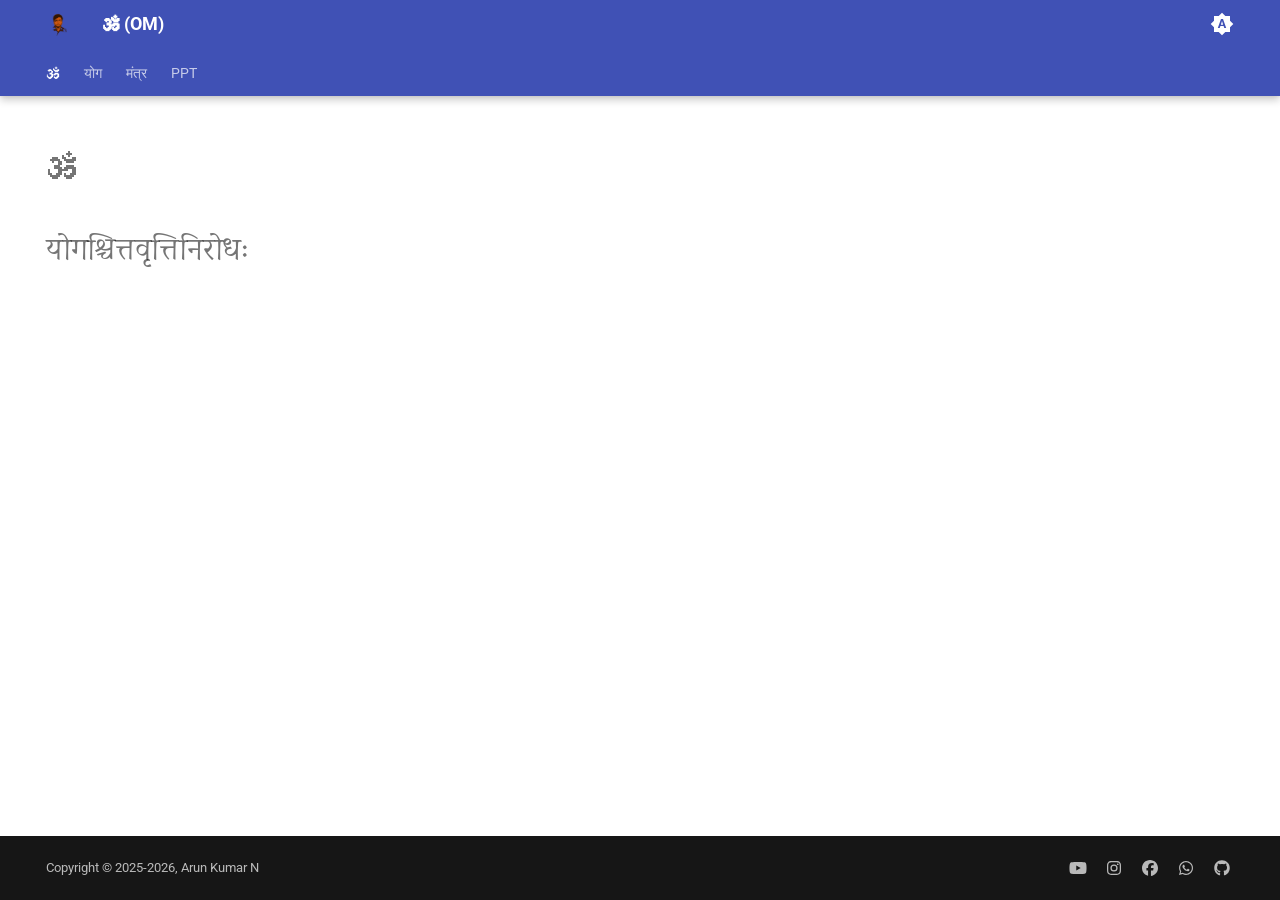
<file: index.html>
<!doctype html>
<html lang="en" class="no-js">
  <head>
    
    <meta charset="utf-8">
    <meta name="viewport" content="width=device-width,initial-scale=1">
    
    
        <meta name="author" content="Arun kumar N">
    
    
        <link rel="canonical" href="https://om.arunkumarn.in/">
    
    
    
        <link rel="next" href="yoga/">
    
    
    <link rel="icon" href="assets/image/favicon.png">

    <meta property="og:type" content="website" />
    
    
    
        <meta property="og:url" content="https://om.arunkumarn.in/">
    
    <meta property="og:site_name" content="🕉 (OM)" />
    


    <meta name="twitter:card" content="summary" />
    
    
    
    <meta name="twitter:site" content="@arunkumarn_eee" />
    
    <meta name="twitter:creator" content="@arunkumarn_eee" />

    
      
        <title>🕉 (OM)</title>
      
    
    
      <link rel="stylesheet" href="assets/stylesheets/main.ec1eaa64.min.css">
      
        
        <link rel="stylesheet" href="assets/stylesheets/palette.ab4e12ef.min.css">
      
      


    
    
      
    
    
      
        
        
        <link rel="preconnect" href="https://fonts.gstatic.com" crossorigin>
        <link rel="stylesheet" href="https://fonts.googleapis.com/css?family=Roboto:300,300i,400,400i,700,700i%7CRoboto+Mono:400,400i,700,700i&display=fallback">
        <style>:root{--md-text-font:"Roboto";--md-code-font:"Roboto Mono"}</style>
      
    
    
      <link rel="stylesheet" href="stylesheets/extra.css">
    
    <script>__md_scope=new URL(".",location),__md_hash=e=>[...e].reduce(((e,_)=>(e<<5)-e+_.charCodeAt(0)),0),__md_get=(e,_=localStorage,t=__md_scope)=>JSON.parse(_.getItem(t.pathname+"."+e)),__md_set=(e,_,t=localStorage,a=__md_scope)=>{try{t.setItem(a.pathname+"."+e,JSON.stringify(_))}catch(e){}}</script>
    
      

    
    
  </head>
  
  
    
    
      
    
    
    
    
    <body dir="ltr" data-md-color-scheme="default" data-md-color-primary="black" data-md-color-accent="amber">
  
    
    <input class="md-toggle" data-md-toggle="drawer" type="checkbox" id="__drawer" autocomplete="off">
    <input class="md-toggle" data-md-toggle="search" type="checkbox" id="__search" autocomplete="off">
    <label class="md-overlay" for="__drawer"></label>
    <div data-md-component="skip">
      
        
        <a href="#_1" class="md-skip">
          Skip to content
        </a>
      
    </div>
    <div data-md-component="announce">
      
    </div>
    
    
      

  

<header class="md-header md-header--shadow md-header--lifted" data-md-component="header">
  <nav class="md-header__inner md-grid" aria-label="Header">
    <a href="." title="🕉 (OM)" class="md-header__button md-logo" aria-label="🕉 (OM)" data-md-component="logo">
      
  <img src="assets/image/favicon.png" alt="logo">

    </a>
    <label class="md-header__button md-icon" for="__drawer">
      
      <svg xmlns="http://www.w3.org/2000/svg" viewBox="0 0 24 24"><path d="M3 6h18v2H3zm0 5h18v2H3zm0 5h18v2H3z"/></svg>
    </label>
    <div class="md-header__title" data-md-component="header-title">
      <div class="md-header__ellipsis">
        <div class="md-header__topic">
          <span class="md-ellipsis">
            🕉 (OM)
          </span>
        </div>
        <div class="md-header__topic" data-md-component="header-topic">
          <span class="md-ellipsis">
            
              🕉
            
          </span>
        </div>
      </div>
    </div>
    
      
        <form class="md-header__option" data-md-component="palette">
  
    
    
    
    <input class="md-option" data-md-color-media="(prefers-color-scheme)" data-md-color-scheme="default" data-md-color-primary="black" data-md-color-accent="amber"  aria-label="Switch to light mode"  type="radio" name="__palette" id="__palette_0">
    
      <label class="md-header__button md-icon" title="Switch to light mode" for="__palette_1" hidden>
        <svg xmlns="http://www.w3.org/2000/svg" viewBox="0 0 24 24"><path d="m14.3 16-.7-2h-3.2l-.7 2H7.8L11 7h2l3.2 9zM20 8.69V4h-4.69L12 .69 8.69 4H4v4.69L.69 12 4 15.31V20h4.69L12 23.31 15.31 20H20v-4.69L23.31 12zm-9.15 3.96h2.3L12 9z"/></svg>
      </label>
    
  
    
    
    
    <input class="md-option" data-md-color-media="(prefers-color-scheme: light)" data-md-color-scheme="default" data-md-color-primary="indigo" data-md-color-accent="deep-orange"  aria-label="Switch to dark mode"  type="radio" name="__palette" id="__palette_1">
    
      <label class="md-header__button md-icon" title="Switch to dark mode" for="__palette_2" hidden>
        <svg xmlns="http://www.w3.org/2000/svg" viewBox="0 0 24 24"><path d="M12 8a4 4 0 0 0-4 4 4 4 0 0 0 4 4 4 4 0 0 0 4-4 4 4 0 0 0-4-4m0 10a6 6 0 0 1-6-6 6 6 0 0 1 6-6 6 6 0 0 1 6 6 6 6 0 0 1-6 6m8-9.31V4h-4.69L12 .69 8.69 4H4v4.69L.69 12 4 15.31V20h4.69L12 23.31 15.31 20H20v-4.69L23.31 12z"/></svg>
      </label>
    
  
    
    
    
    <input class="md-option" data-md-color-media="(prefers-color-scheme: dark)" data-md-color-scheme="slate" data-md-color-primary="black" data-md-color-accent="amber"  aria-label="Switch to system preference"  type="radio" name="__palette" id="__palette_2">
    
      <label class="md-header__button md-icon" title="Switch to system preference" for="__palette_0" hidden>
        <svg xmlns="http://www.w3.org/2000/svg" viewBox="0 0 24 24"><path d="M12 18c-.89 0-1.74-.2-2.5-.55C11.56 16.5 13 14.42 13 12s-1.44-4.5-3.5-5.45C10.26 6.2 11.11 6 12 6a6 6 0 0 1 6 6 6 6 0 0 1-6 6m8-9.31V4h-4.69L12 .69 8.69 4H4v4.69L.69 12 4 15.31V20h4.69L12 23.31 15.31 20H20v-4.69L23.31 12z"/></svg>
      </label>
    
  
</form>
      
    
    
      <script>var palette=__md_get("__palette");if(palette&&palette.color){if("(prefers-color-scheme)"===palette.color.media){var media=matchMedia("(prefers-color-scheme: light)"),input=document.querySelector(media.matches?"[data-md-color-media='(prefers-color-scheme: light)']":"[data-md-color-media='(prefers-color-scheme: dark)']");palette.color.media=input.getAttribute("data-md-color-media"),palette.color.scheme=input.getAttribute("data-md-color-scheme"),palette.color.primary=input.getAttribute("data-md-color-primary"),palette.color.accent=input.getAttribute("data-md-color-accent")}for(var[key,value]of Object.entries(palette.color))document.body.setAttribute("data-md-color-"+key,value)}</script>
    
    
    
    
  </nav>
  
    
      
<nav class="md-tabs" aria-label="Tabs" data-md-component="tabs">
  <div class="md-grid">
    <ul class="md-tabs__list">
      
        
  
  
  
    
  
  
    <li class="md-tabs__item md-tabs__item--active">
      <a href="." class="md-tabs__link">
        
  
  
    
  
  🕉

      </a>
    </li>
  

      
        
  
  
  
  
    
    
      <li class="md-tabs__item">
        <a href="yoga/" class="md-tabs__link">
          
  
  
  योग

        </a>
      </li>
    
  

      
        
  
  
  
  
    
    
      <li class="md-tabs__item">
        <a href="mantra/" class="md-tabs__link">
          
  
  
  मंत्र

        </a>
      </li>
    
  

      
        
  
  
  
  
    <li class="md-tabs__item">
      <a href="presentation/" class="md-tabs__link">
        
  
  
    
  
  PPT

      </a>
    </li>
  

      
    </ul>
  </div>
</nav>
    
  
</header>
    
    <div class="md-container" data-md-component="container">
      
      
        
      
      <main class="md-main" data-md-component="main">
        <div class="md-main__inner md-grid">
          
            
              
                
              
              <div class="md-sidebar md-sidebar--primary" data-md-component="sidebar" data-md-type="navigation" hidden>
                <div class="md-sidebar__scrollwrap">
                  <div class="md-sidebar__inner">
                    


  


<nav class="md-nav md-nav--primary md-nav--lifted" aria-label="Navigation" data-md-level="0">
  <label class="md-nav__title" for="__drawer">
    <a href="." title="🕉 (OM)" class="md-nav__button md-logo" aria-label="🕉 (OM)" data-md-component="logo">
      
  <img src="assets/image/favicon.png" alt="logo">

    </a>
    🕉 (OM)
  </label>
  
  <ul class="md-nav__list" data-md-scrollfix>
    
      
      
  
  
    
  
  
  
    <li class="md-nav__item md-nav__item--active">
      
      <input class="md-nav__toggle md-toggle" type="checkbox" id="__toc">
      
      
        
      
      
      <a href="." class="md-nav__link md-nav__link--active">
        
  
  
  <span class="md-ellipsis">
    
  
    🕉
  

    
  </span>
  
  

      </a>
      
    </li>
  

    
      
      
  
  
  
  
    
    
    
    
      
      
    
    
    <li class="md-nav__item md-nav__item--nested">
      
        
        
        <input class="md-nav__toggle md-toggle " type="checkbox" id="__nav_2" >
        
          
          <label class="md-nav__link" for="__nav_2" id="__nav_2_label" tabindex="0">
            
  
  
  <span class="md-ellipsis">
    
  
    योग
  

    
  </span>
  
  

            <span class="md-nav__icon md-icon"></span>
          </label>
        
        <nav class="md-nav" data-md-level="1" aria-labelledby="__nav_2_label" aria-expanded="false">
          <label class="md-nav__title" for="__nav_2">
            <span class="md-nav__icon md-icon"></span>
            
  
    योग
  

          </label>
          <ul class="md-nav__list" data-md-scrollfix>
            
              
                
  
  
  
  
    <li class="md-nav__item">
      <a href="yoga/" class="md-nav__link">
        
  
  
  <span class="md-ellipsis">
    
  
    yoga
  

    
  </span>
  
  

      </a>
    </li>
  

              
            
              
                
  
  
  
  
    <li class="md-nav__item">
      <a href="yoga/patanjali-yoga-sutra/" class="md-nav__link">
        
  
  
  <span class="md-ellipsis">
    
  
    योगसूत्र
  

    
  </span>
  
  

      </a>
    </li>
  

              
            
              
                
  
  
  
  
    <li class="md-nav__item">
      <a href="yoga/asana/" class="md-nav__link">
        
  
  
  <span class="md-ellipsis">
    
  
    Asana
  

    
  </span>
  
  

      </a>
    </li>
  

              
            
          </ul>
        </nav>
      
    </li>
  

    
      
      
  
  
  
  
    
    
    
    
      
      
    
    
    <li class="md-nav__item md-nav__item--nested">
      
        
        
        <input class="md-nav__toggle md-toggle " type="checkbox" id="__nav_3" >
        
          
          <label class="md-nav__link" for="__nav_3" id="__nav_3_label" tabindex="0">
            
  
  
  <span class="md-ellipsis">
    
  
    मंत्र
  

    
  </span>
  
  

            <span class="md-nav__icon md-icon"></span>
          </label>
        
        <nav class="md-nav" data-md-level="1" aria-labelledby="__nav_3_label" aria-expanded="false">
          <label class="md-nav__title" for="__nav_3">
            <span class="md-nav__icon md-icon"></span>
            
  
    मंत्र
  

          </label>
          <ul class="md-nav__list" data-md-scrollfix>
            
              
                
  
  
  
  
    <li class="md-nav__item">
      <a href="mantra/" class="md-nav__link">
        
  
  
  <span class="md-ellipsis">
    
  
    mantra
  

    
  </span>
  
  

      </a>
    </li>
  

              
            
              
                
  
  
  
  
    <li class="md-nav__item">
      <a href="mantra/surya_namaskara_mantra/" class="md-nav__link">
        
  
  
  <span class="md-ellipsis">
    
  
    Surya Namaskara Mantra
  

    
  </span>
  
  

      </a>
    </li>
  

              
            
              
                
  
  
  
  
    <li class="md-nav__item">
      <a href="mantra/shanti_mantra/" class="md-nav__link">
        
  
  
  <span class="md-ellipsis">
    
  
    Shanti Mantra
  

    
  </span>
  
  

      </a>
    </li>
  

              
            
              
                
  
  
  
  
    <li class="md-nav__item">
      <a href="mantra/pranayama_mantra/" class="md-nav__link">
        
  
  
  <span class="md-ellipsis">
    
  
    Pranayama Mantra
  

    
  </span>
  
  

      </a>
    </li>
  

              
            
              
                
  
  
  
  
    <li class="md-nav__item">
      <a href="mantra/pratah_smaranam/" class="md-nav__link">
        
  
  
  <span class="md-ellipsis">
    
  
    Pratah Smaranam
  

    
  </span>
  
  

      </a>
    </li>
  

              
            
          </ul>
        </nav>
      
    </li>
  

    
      
      
  
  
  
  
    <li class="md-nav__item">
      <a href="presentation/" class="md-nav__link">
        
  
  
  <span class="md-ellipsis">
    
  
    PPT
  

    
  </span>
  
  

      </a>
    </li>
  

    
  </ul>
</nav>
                  </div>
                </div>
              </div>
            
            
              
                
              
              <div class="md-sidebar md-sidebar--secondary" data-md-component="sidebar" data-md-type="toc" hidden>
                <div class="md-sidebar__scrollwrap">
                  <div class="md-sidebar__inner">
                    

<nav class="md-nav md-nav--secondary" aria-label="Table of contents">
  
  
  
    
  
  
</nav>
                  </div>
                </div>
              </div>
            
          
          
            <div class="md-content" data-md-component="content">
              
              <article class="md-content__inner md-typeset">
                
                  
  




<div><h1 id="_1">🕉</h1>
<h1 id="_2">योगश्चित्तवृत्तिनिरोधः</h1></div>







  
  




  



                
              </article>
            </div>
          
          
  <script>var tabs=__md_get("__tabs");if(Array.isArray(tabs))e:for(var set of document.querySelectorAll(".tabbed-set")){var labels=set.querySelector(".tabbed-labels");for(var tab of tabs)for(var label of labels.getElementsByTagName("label"))if(label.innerText.trim()===tab){var input=document.getElementById(label.htmlFor);input.checked=!0;continue e}}</script>

<script>var target=document.getElementById(location.hash.slice(1));target&&target.name&&(target.checked=target.name.startsWith("__tabbed_"))</script>
        </div>
        
          <button type="button" class="md-top md-icon" data-md-component="top" hidden>
  
  <svg xmlns="http://www.w3.org/2000/svg" viewBox="0 0 24 24"><path d="M13 20h-2V8l-5.5 5.5-1.42-1.42L12 4.16l7.92 7.92-1.42 1.42L13 8z"/></svg>
  Back to top
</button>
        
      </main>
      
        <footer class="md-footer">
  
  <div class="md-footer-meta md-typeset">
    <div class="md-footer-meta__inner md-grid">
      <div class="md-copyright">
  
    <div class="md-copyright__highlight">
      Copyright &copy; 2025-2026, Arun Kumar N
    </div>
  
  
</div>
      
        
<div class="md-social">
  
    
    
    
    
    <a href="https://www.youtube.com/@AttoDisk?sub_confirmation=1" target="_blank" rel="noopener" title="Atto Disk on youtube" class="md-social__link">
      <svg xmlns="http://www.w3.org/2000/svg" viewBox="0 0 576 512"><!--! Font Awesome Free 7.1.0 by @fontawesome - https://fontawesome.com License - https://fontawesome.com/license/free (Icons: CC BY 4.0, Fonts: SIL OFL 1.1, Code: MIT License) Copyright 2025 Fonticons, Inc.--><path d="M549.7 124.1c-6.2-23.7-24.8-42.3-48.3-48.6C458.9 64 288.1 64 288.1 64S117.3 64 74.7 75.5c-23.5 6.3-42 24.9-48.3 48.6C15 167 15 256.4 15 256.4s0 89.4 11.4 132.3c6.3 23.6 24.8 41.5 48.3 47.8C117.3 448 288.1 448 288.1 448s170.8 0 213.4-11.5c23.5-6.3 42-24.2 48.3-47.8 11.4-42.9 11.4-132.3 11.4-132.3s0-89.4-11.4-132.3zM232.2 337.6V175.2l142.7 81.2z"/></svg>
    </a>
  
    
    
    
    
    <a href="https://instagram.com/aavishkarah" target="_blank" rel="noopener" title="Aavishkarah on Instagram" class="md-social__link">
      <svg xmlns="http://www.w3.org/2000/svg" viewBox="0 0 448 512"><!--! Font Awesome Free 7.1.0 by @fontawesome - https://fontawesome.com License - https://fontawesome.com/license/free (Icons: CC BY 4.0, Fonts: SIL OFL 1.1, Code: MIT License) Copyright 2025 Fonticons, Inc.--><path d="M224.3 141a115 115 0 1 0-.6 230 115 115 0 1 0 .6-230m-.6 40.4a74.6 74.6 0 1 1 .6 149.2 74.6 74.6 0 1 1-.6-149.2m93.4-45.1a26.8 26.8 0 1 1 53.6 0 26.8 26.8 0 1 1-53.6 0m129.7 27.2c-1.7-35.9-9.9-67.7-36.2-93.9-26.2-26.2-58-34.4-93.9-36.2-37-2.1-147.9-2.1-184.9 0-35.8 1.7-67.6 9.9-93.9 36.1s-34.4 58-36.2 93.9c-2.1 37-2.1 147.9 0 184.9 1.7 35.9 9.9 67.7 36.2 93.9s58 34.4 93.9 36.2c37 2.1 147.9 2.1 184.9 0 35.9-1.7 67.7-9.9 93.9-36.2 26.2-26.2 34.4-58 36.2-93.9 2.1-37 2.1-147.8 0-184.8M399 388c-7.8 19.6-22.9 34.7-42.6 42.6-29.5 11.7-99.5 9-132.1 9s-102.7 2.6-132.1-9c-19.6-7.8-34.7-22.9-42.6-42.6-11.7-29.5-9-99.5-9-132.1s-2.6-102.7 9-132.1c7.8-19.6 22.9-34.7 42.6-42.6 29.5-11.7 99.5-9 132.1-9s102.7-2.6 132.1 9c19.6 7.8 34.7 22.9 42.6 42.6 11.7 29.5 9 99.5 9 132.1s2.7 102.7-9 132.1"/></svg>
    </a>
  
    
    
    
    
    <a href="https://facebook.com/people/Aavishkarah/61573021117727" target="_blank" rel="noopener" title="Aavishkarah on Facebook" class="md-social__link">
      <svg xmlns="http://www.w3.org/2000/svg" viewBox="0 0 512 512"><!--! Font Awesome Free 7.1.0 by @fontawesome - https://fontawesome.com License - https://fontawesome.com/license/free (Icons: CC BY 4.0, Fonts: SIL OFL 1.1, Code: MIT License) Copyright 2025 Fonticons, Inc.--><path d="M512 256C512 114.6 397.4 0 256 0S0 114.6 0 256c0 120 82.7 220.8 194.2 248.5V334.2h-52.8V256h52.8v-33.7c0-87.1 39.4-127.5 125-127.5 16.2 0 44.2 3.2 55.7 6.4V172c-6-.6-16.5-1-29.6-1-42 0-58.2 15.9-58.2 57.2V256h83.6l-14.4 78.2H287v175.9C413.8 494.8 512 386.9 512 256"/></svg>
    </a>
  
    
    
    
    
    <a href="https://whatsapp.com/channel/0029Vb5ddY75a24ASH3a4535" target="_blank" rel="noopener" title="Aavishkarah on WhatsApp" class="md-social__link">
      <svg xmlns="http://www.w3.org/2000/svg" viewBox="0 0 448 512"><!--! Font Awesome Free 7.1.0 by @fontawesome - https://fontawesome.com License - https://fontawesome.com/license/free (Icons: CC BY 4.0, Fonts: SIL OFL 1.1, Code: MIT License) Copyright 2025 Fonticons, Inc.--><path d="M380.9 97.1C339 55.1 283.2 32 223.9 32c-122.4 0-222 99.6-222 222 0 39.1 10.2 77.3 29.6 111L0 480l117.7-30.9c32.4 17.7 68.9 27 106.1 27h.1c122.3 0 224.1-99.6 224.1-222 0-59.3-25.2-115-67.1-157m-157 341.6c-33.2 0-65.7-8.9-94-25.7l-6.7-4-69.8 18.3L72 359.2l-4.4-7c-18.5-29.4-28.2-63.3-28.2-98.2 0-101.7 82.8-184.5 184.6-184.5 49.3 0 95.6 19.2 130.4 54.1s56.2 81.2 56.1 130.5c0 101.8-84.9 184.6-186.6 184.6m101.2-138.2c-5.5-2.8-32.8-16.2-37.9-18-5.1-1.9-8.8-2.8-12.5 2.8s-14.3 18-17.6 21.8c-3.2 3.7-6.5 4.2-12 1.4-32.6-16.3-54-29.1-75.5-66-5.7-9.8 5.7-9.1 16.3-30.3 1.8-3.7.9-6.9-.5-9.7s-12.5-30.1-17.1-41.2c-4.5-10.8-9.1-9.3-12.5-9.5-3.2-.2-6.9-.2-10.6-.2s-9.7 1.4-14.8 6.9c-5.1 5.6-19.4 19-19.4 46.3s19.9 53.7 22.6 57.4c2.8 3.7 39.1 59.7 94.8 83.8 35.2 15.2 49 16.5 66.6 13.9 10.7-1.6 32.8-13.4 37.4-26.4s4.6-24.1 3.2-26.4c-1.3-2.5-5-3.9-10.5-6.6"/></svg>
    </a>
  
    
    
    
    
    <a href="https://github.com/aavishkarah" target="_blank" rel="noopener" title="Aavishkarah on Github" class="md-social__link">
      <svg xmlns="http://www.w3.org/2000/svg" viewBox="0 0 512 512"><!--! Font Awesome Free 7.1.0 by @fontawesome - https://fontawesome.com License - https://fontawesome.com/license/free (Icons: CC BY 4.0, Fonts: SIL OFL 1.1, Code: MIT License) Copyright 2025 Fonticons, Inc.--><path d="M173.9 397.4c0 2-2.3 3.6-5.2 3.6-3.3.3-5.6-1.3-5.6-3.6 0-2 2.3-3.6 5.2-3.6 3-.3 5.6 1.3 5.6 3.6m-31.1-4.5c-.7 2 1.3 4.3 4.3 4.9 2.6 1 5.6 0 6.2-2s-1.3-4.3-4.3-5.2c-2.6-.7-5.5.3-6.2 2.3m44.2-1.7c-2.9.7-4.9 2.6-4.6 4.9.3 2 2.9 3.3 5.9 2.6 2.9-.7 4.9-2.6 4.6-4.6-.3-1.9-3-3.2-5.9-2.9M252.8 8C114.1 8 8 113.3 8 252c0 110.9 69.8 205.8 169.5 239.2 12.8 2.3 17.3-5.6 17.3-12.1 0-6.2-.3-40.4-.3-61.4 0 0-70 15-84.7-29.8 0 0-11.4-29.1-27.8-36.6 0 0-22.9-15.7 1.6-15.4 0 0 24.9 2 38.6 25.8 21.9 38.6 58.6 27.5 72.9 20.9 2.3-16 8.8-27.1 16-33.7-55.9-6.2-112.3-14.3-112.3-110.5 0-27.5 7.6-41.3 23.6-58.9-2.6-6.5-11.1-33.3 2.6-67.9 20.9-6.5 69 27 69 27 20-5.6 41.5-8.5 62.8-8.5s42.8 2.9 62.8 8.5c0 0 48.1-33.6 69-27 13.7 34.7 5.2 61.4 2.6 67.9 16 17.7 25.8 31.5 25.8 58.9 0 96.5-58.9 104.2-114.8 110.5 9.2 7.9 17 22.9 17 46.4 0 33.7-.3 75.4-.3 83.6 0 6.5 4.6 14.4 17.3 12.1C436.2 457.8 504 362.9 504 252 504 113.3 391.5 8 252.8 8M105.2 352.9c-1.3 1-1 3.3.7 5.2 1.6 1.6 3.9 2.3 5.2 1 1.3-1 1-3.3-.7-5.2-1.6-1.6-3.9-2.3-5.2-1m-10.8-8.1c-.7 1.3.3 2.9 2.3 3.9 1.6 1 3.6.7 4.3-.7.7-1.3-.3-2.9-2.3-3.9-2-.6-3.6-.3-4.3.7m32.4 35.6c-1.6 1.3-1 4.3 1.3 6.2 2.3 2.3 5.2 2.6 6.5 1 1.3-1.3.7-4.3-1.3-6.2-2.2-2.3-5.2-2.6-6.5-1m-11.4-14.7c-1.6 1-1.6 3.6 0 5.9s4.3 3.3 5.6 2.3c1.6-1.3 1.6-3.9 0-6.2-1.4-2.3-4-3.3-5.6-2"/></svg>
    </a>
  
</div>
      
    </div>
  </div>
</footer>
      
    </div>
    <div class="md-dialog" data-md-component="dialog">
      <div class="md-dialog__inner md-typeset"></div>
    </div>
    
    
    
      
      
      <script id="__config" type="application/json">{"annotate": null, "base": ".", "features": ["navigation.tabs", "navigation.tabs.sticky", "navigation.top", "content.code.copy", "content.footnote.tooltips", "content.tabs.link"], "search": "assets/javascripts/workers/search.2c215733.min.js", "tags": null, "translations": {"clipboard.copied": "Copied to clipboard", "clipboard.copy": "Copy to clipboard", "search.result.more.one": "1 more on this page", "search.result.more.other": "# more on this page", "search.result.none": "No matching documents", "search.result.one": "1 matching document", "search.result.other": "# matching documents", "search.result.placeholder": "Type to start searching", "search.result.term.missing": "Missing", "select.version": "Select version"}, "version": null}</script>
    
    
      <script src="assets/javascripts/bundle.d7400e89.min.js"></script>
      
    
  </body>
</html>
</file>
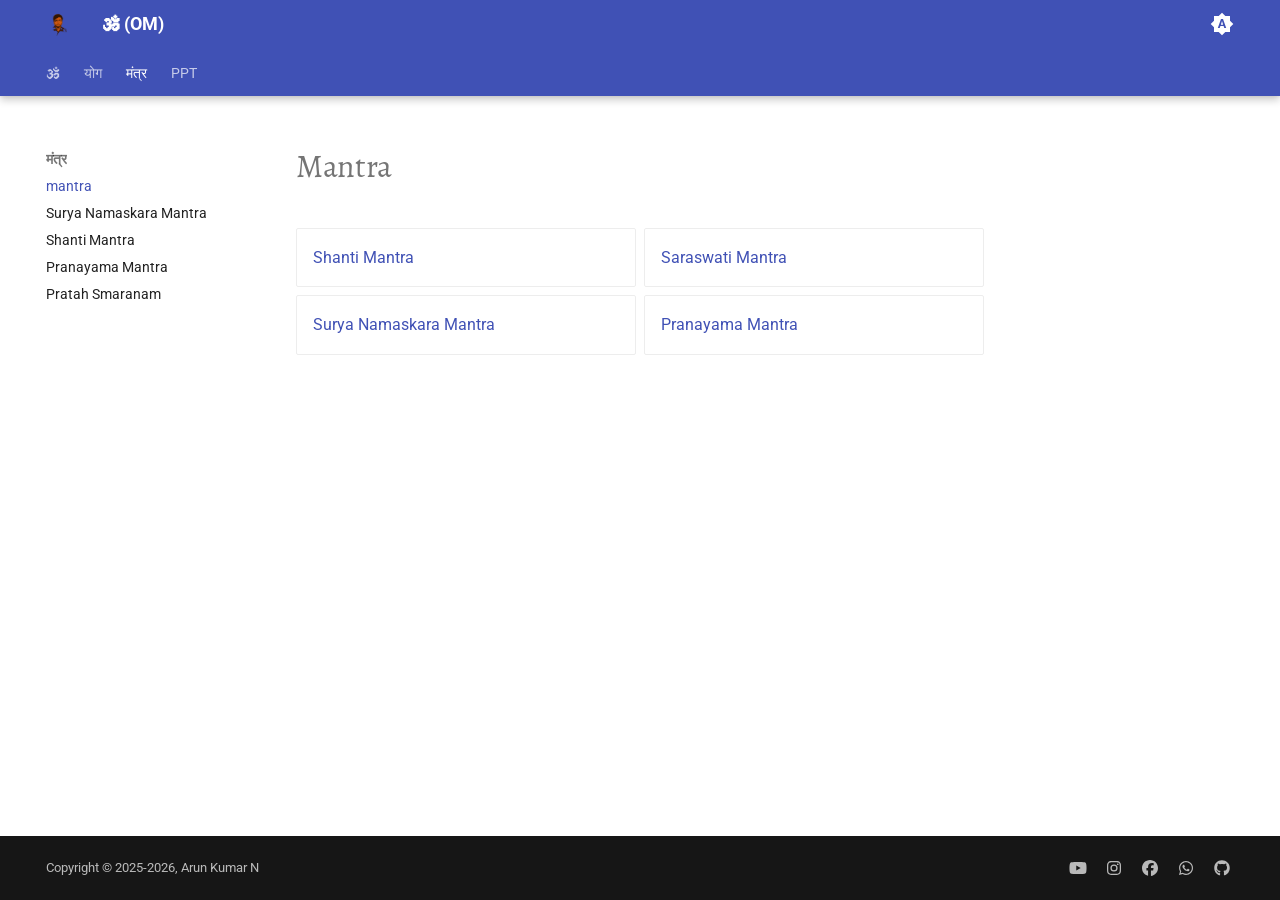
<file: mantra/index.html>
<!doctype html>
<html lang="en" class="no-js">
  <head>
    
    <meta charset="utf-8">
    <meta name="viewport" content="width=device-width,initial-scale=1">
    
    
        <meta name="author" content="Arun kumar N">
    
    
        <link rel="canonical" href="https://om.arunkumarn.in/mantra/">
    
    
        <link rel="prev" href="../yoga/asana/">
    
    
        <link rel="next" href="surya_namaskara_mantra/">
    
    
    <link rel="icon" href="../assets/image/favicon.png">

    <meta property="og:type" content="website" />
    
    
    
        <meta property="og:url" content="https://om.arunkumarn.in/mantra/">
    
    <meta property="og:site_name" content="🕉 (OM)" />
    


    <meta name="twitter:card" content="summary" />
    
    
    
    <meta name="twitter:site" content="@arunkumarn_eee" />
    
    <meta name="twitter:creator" content="@arunkumarn_eee" />

    
      
        <title>mantra - 🕉 (OM)</title>
      
    
    
      <link rel="stylesheet" href="../assets/stylesheets/main.ec1eaa64.min.css">
      
        
        <link rel="stylesheet" href="../assets/stylesheets/palette.ab4e12ef.min.css">
      
      


    
    
      
    
    
      
        
        
        <link rel="preconnect" href="https://fonts.gstatic.com" crossorigin>
        <link rel="stylesheet" href="https://fonts.googleapis.com/css?family=Roboto:300,300i,400,400i,700,700i%7CRoboto+Mono:400,400i,700,700i&display=fallback">
        <style>:root{--md-text-font:"Roboto";--md-code-font:"Roboto Mono"}</style>
      
    
    
      <link rel="stylesheet" href="../stylesheets/extra.css">
    
    <script>__md_scope=new URL("..",location),__md_hash=e=>[...e].reduce(((e,_)=>(e<<5)-e+_.charCodeAt(0)),0),__md_get=(e,_=localStorage,t=__md_scope)=>JSON.parse(_.getItem(t.pathname+"."+e)),__md_set=(e,_,t=localStorage,a=__md_scope)=>{try{t.setItem(a.pathname+"."+e,JSON.stringify(_))}catch(e){}}</script>
    
      

    
    
  </head>
  
  
    
    
      
    
    
    
    
    <body dir="ltr" data-md-color-scheme="default" data-md-color-primary="black" data-md-color-accent="amber">
  
    
    <input class="md-toggle" data-md-toggle="drawer" type="checkbox" id="__drawer" autocomplete="off">
    <input class="md-toggle" data-md-toggle="search" type="checkbox" id="__search" autocomplete="off">
    <label class="md-overlay" for="__drawer"></label>
    <div data-md-component="skip">
      
        
        <a href="#mantra" class="md-skip">
          Skip to content
        </a>
      
    </div>
    <div data-md-component="announce">
      
    </div>
    
    
      

  

<header class="md-header md-header--shadow md-header--lifted" data-md-component="header">
  <nav class="md-header__inner md-grid" aria-label="Header">
    <a href=".." title="🕉 (OM)" class="md-header__button md-logo" aria-label="🕉 (OM)" data-md-component="logo">
      
  <img src="../assets/image/favicon.png" alt="logo">

    </a>
    <label class="md-header__button md-icon" for="__drawer">
      
      <svg xmlns="http://www.w3.org/2000/svg" viewBox="0 0 24 24"><path d="M3 6h18v2H3zm0 5h18v2H3zm0 5h18v2H3z"/></svg>
    </label>
    <div class="md-header__title" data-md-component="header-title">
      <div class="md-header__ellipsis">
        <div class="md-header__topic">
          <span class="md-ellipsis">
            🕉 (OM)
          </span>
        </div>
        <div class="md-header__topic" data-md-component="header-topic">
          <span class="md-ellipsis">
            
              mantra
            
          </span>
        </div>
      </div>
    </div>
    
      
        <form class="md-header__option" data-md-component="palette">
  
    
    
    
    <input class="md-option" data-md-color-media="(prefers-color-scheme)" data-md-color-scheme="default" data-md-color-primary="black" data-md-color-accent="amber"  aria-label="Switch to light mode"  type="radio" name="__palette" id="__palette_0">
    
      <label class="md-header__button md-icon" title="Switch to light mode" for="__palette_1" hidden>
        <svg xmlns="http://www.w3.org/2000/svg" viewBox="0 0 24 24"><path d="m14.3 16-.7-2h-3.2l-.7 2H7.8L11 7h2l3.2 9zM20 8.69V4h-4.69L12 .69 8.69 4H4v4.69L.69 12 4 15.31V20h4.69L12 23.31 15.31 20H20v-4.69L23.31 12zm-9.15 3.96h2.3L12 9z"/></svg>
      </label>
    
  
    
    
    
    <input class="md-option" data-md-color-media="(prefers-color-scheme: light)" data-md-color-scheme="default" data-md-color-primary="indigo" data-md-color-accent="deep-orange"  aria-label="Switch to dark mode"  type="radio" name="__palette" id="__palette_1">
    
      <label class="md-header__button md-icon" title="Switch to dark mode" for="__palette_2" hidden>
        <svg xmlns="http://www.w3.org/2000/svg" viewBox="0 0 24 24"><path d="M12 8a4 4 0 0 0-4 4 4 4 0 0 0 4 4 4 4 0 0 0 4-4 4 4 0 0 0-4-4m0 10a6 6 0 0 1-6-6 6 6 0 0 1 6-6 6 6 0 0 1 6 6 6 6 0 0 1-6 6m8-9.31V4h-4.69L12 .69 8.69 4H4v4.69L.69 12 4 15.31V20h4.69L12 23.31 15.31 20H20v-4.69L23.31 12z"/></svg>
      </label>
    
  
    
    
    
    <input class="md-option" data-md-color-media="(prefers-color-scheme: dark)" data-md-color-scheme="slate" data-md-color-primary="black" data-md-color-accent="amber"  aria-label="Switch to system preference"  type="radio" name="__palette" id="__palette_2">
    
      <label class="md-header__button md-icon" title="Switch to system preference" for="__palette_0" hidden>
        <svg xmlns="http://www.w3.org/2000/svg" viewBox="0 0 24 24"><path d="M12 18c-.89 0-1.74-.2-2.5-.55C11.56 16.5 13 14.42 13 12s-1.44-4.5-3.5-5.45C10.26 6.2 11.11 6 12 6a6 6 0 0 1 6 6 6 6 0 0 1-6 6m8-9.31V4h-4.69L12 .69 8.69 4H4v4.69L.69 12 4 15.31V20h4.69L12 23.31 15.31 20H20v-4.69L23.31 12z"/></svg>
      </label>
    
  
</form>
      
    
    
      <script>var palette=__md_get("__palette");if(palette&&palette.color){if("(prefers-color-scheme)"===palette.color.media){var media=matchMedia("(prefers-color-scheme: light)"),input=document.querySelector(media.matches?"[data-md-color-media='(prefers-color-scheme: light)']":"[data-md-color-media='(prefers-color-scheme: dark)']");palette.color.media=input.getAttribute("data-md-color-media"),palette.color.scheme=input.getAttribute("data-md-color-scheme"),palette.color.primary=input.getAttribute("data-md-color-primary"),palette.color.accent=input.getAttribute("data-md-color-accent")}for(var[key,value]of Object.entries(palette.color))document.body.setAttribute("data-md-color-"+key,value)}</script>
    
    
    
    
  </nav>
  
    
      
<nav class="md-tabs" aria-label="Tabs" data-md-component="tabs">
  <div class="md-grid">
    <ul class="md-tabs__list">
      
        
  
  
  
  
    <li class="md-tabs__item">
      <a href=".." class="md-tabs__link">
        
  
  
    
  
  🕉

      </a>
    </li>
  

      
        
  
  
  
  
    
    
      <li class="md-tabs__item">
        <a href="../yoga/" class="md-tabs__link">
          
  
  
  योग

        </a>
      </li>
    
  

      
        
  
  
  
    
  
  
    
    
      <li class="md-tabs__item md-tabs__item--active">
        <a href="./" class="md-tabs__link">
          
  
  
  मंत्र

        </a>
      </li>
    
  

      
        
  
  
  
  
    <li class="md-tabs__item">
      <a href="../presentation/" class="md-tabs__link">
        
  
  
    
  
  PPT

      </a>
    </li>
  

      
    </ul>
  </div>
</nav>
    
  
</header>
    
    <div class="md-container" data-md-component="container">
      
      
        
      
      <main class="md-main" data-md-component="main">
        <div class="md-main__inner md-grid">
          
            
              
              <div class="md-sidebar md-sidebar--primary" data-md-component="sidebar" data-md-type="navigation" >
                <div class="md-sidebar__scrollwrap">
                  <div class="md-sidebar__inner">
                    


  


<nav class="md-nav md-nav--primary md-nav--lifted" aria-label="Navigation" data-md-level="0">
  <label class="md-nav__title" for="__drawer">
    <a href=".." title="🕉 (OM)" class="md-nav__button md-logo" aria-label="🕉 (OM)" data-md-component="logo">
      
  <img src="../assets/image/favicon.png" alt="logo">

    </a>
    🕉 (OM)
  </label>
  
  <ul class="md-nav__list" data-md-scrollfix>
    
      
      
  
  
  
  
    <li class="md-nav__item">
      <a href=".." class="md-nav__link">
        
  
  
  <span class="md-ellipsis">
    
  
    🕉
  

    
  </span>
  
  

      </a>
    </li>
  

    
      
      
  
  
  
  
    
    
    
    
      
      
    
    
    <li class="md-nav__item md-nav__item--nested">
      
        
        
        <input class="md-nav__toggle md-toggle " type="checkbox" id="__nav_2" >
        
          
          <label class="md-nav__link" for="__nav_2" id="__nav_2_label" tabindex="0">
            
  
  
  <span class="md-ellipsis">
    
  
    योग
  

    
  </span>
  
  

            <span class="md-nav__icon md-icon"></span>
          </label>
        
        <nav class="md-nav" data-md-level="1" aria-labelledby="__nav_2_label" aria-expanded="false">
          <label class="md-nav__title" for="__nav_2">
            <span class="md-nav__icon md-icon"></span>
            
  
    योग
  

          </label>
          <ul class="md-nav__list" data-md-scrollfix>
            
              
                
  
  
  
  
    <li class="md-nav__item">
      <a href="../yoga/" class="md-nav__link">
        
  
  
  <span class="md-ellipsis">
    
  
    yoga
  

    
  </span>
  
  

      </a>
    </li>
  

              
            
              
                
  
  
  
  
    <li class="md-nav__item">
      <a href="../yoga/patanjali-yoga-sutra/" class="md-nav__link">
        
  
  
  <span class="md-ellipsis">
    
  
    योगसूत्र
  

    
  </span>
  
  

      </a>
    </li>
  

              
            
              
                
  
  
  
  
    <li class="md-nav__item">
      <a href="../yoga/asana/" class="md-nav__link">
        
  
  
  <span class="md-ellipsis">
    
  
    Asana
  

    
  </span>
  
  

      </a>
    </li>
  

              
            
          </ul>
        </nav>
      
    </li>
  

    
      
      
  
  
    
  
  
  
    
    
    
    
      
        
        
      
      
    
    
    <li class="md-nav__item md-nav__item--active md-nav__item--section md-nav__item--nested">
      
        
        
        <input class="md-nav__toggle md-toggle " type="checkbox" id="__nav_3" checked>
        
          
          <label class="md-nav__link" for="__nav_3" id="__nav_3_label" tabindex="">
            
  
  
  <span class="md-ellipsis">
    
  
    मंत्र
  

    
  </span>
  
  

            <span class="md-nav__icon md-icon"></span>
          </label>
        
        <nav class="md-nav" data-md-level="1" aria-labelledby="__nav_3_label" aria-expanded="true">
          <label class="md-nav__title" for="__nav_3">
            <span class="md-nav__icon md-icon"></span>
            
  
    मंत्र
  

          </label>
          <ul class="md-nav__list" data-md-scrollfix>
            
              
                
  
  
    
  
  
  
    <li class="md-nav__item md-nav__item--active">
      
      <input class="md-nav__toggle md-toggle" type="checkbox" id="__toc">
      
      
        
      
      
      <a href="./" class="md-nav__link md-nav__link--active">
        
  
  
  <span class="md-ellipsis">
    
  
    mantra
  

    
  </span>
  
  

      </a>
      
    </li>
  

              
            
              
                
  
  
  
  
    <li class="md-nav__item">
      <a href="surya_namaskara_mantra/" class="md-nav__link">
        
  
  
  <span class="md-ellipsis">
    
  
    Surya Namaskara Mantra
  

    
  </span>
  
  

      </a>
    </li>
  

              
            
              
                
  
  
  
  
    <li class="md-nav__item">
      <a href="shanti_mantra/" class="md-nav__link">
        
  
  
  <span class="md-ellipsis">
    
  
    Shanti Mantra
  

    
  </span>
  
  

      </a>
    </li>
  

              
            
              
                
  
  
  
  
    <li class="md-nav__item">
      <a href="pranayama_mantra/" class="md-nav__link">
        
  
  
  <span class="md-ellipsis">
    
  
    Pranayama Mantra
  

    
  </span>
  
  

      </a>
    </li>
  

              
            
              
                
  
  
  
  
    <li class="md-nav__item">
      <a href="pratah_smaranam/" class="md-nav__link">
        
  
  
  <span class="md-ellipsis">
    
  
    Pratah Smaranam
  

    
  </span>
  
  

      </a>
    </li>
  

              
            
          </ul>
        </nav>
      
    </li>
  

    
      
      
  
  
  
  
    <li class="md-nav__item">
      <a href="../presentation/" class="md-nav__link">
        
  
  
  <span class="md-ellipsis">
    
  
    PPT
  

    
  </span>
  
  

      </a>
    </li>
  

    
  </ul>
</nav>
                  </div>
                </div>
              </div>
            
            
              
              <div class="md-sidebar md-sidebar--secondary" data-md-component="sidebar" data-md-type="toc" >
                <div class="md-sidebar__scrollwrap">
                  <div class="md-sidebar__inner">
                    

<nav class="md-nav md-nav--secondary" aria-label="Table of contents">
  
  
  
    
  
  
</nav>
                  </div>
                </div>
              </div>
            
          
          
            <div class="md-content" data-md-component="content">
              
              <article class="md-content__inner md-typeset">
                
                  



<div><h1 id="mantra">Mantra</h1>
<div class="grid cards">
<ul>
<li><a href="shanti_mantra/">Shanti Mantra</a></li>
<li><a href="">Saraswati Mantra</a></li>
<li><a href="surya_namaskara_mantra/">Surya Namaskara Mantra</a></li>
<li><a href="pranayama_mantra/">Pranayama Mantra</a></li>
</ul>
</div></div>












                
              </article>
            </div>
          
          
  <script>var tabs=__md_get("__tabs");if(Array.isArray(tabs))e:for(var set of document.querySelectorAll(".tabbed-set")){var labels=set.querySelector(".tabbed-labels");for(var tab of tabs)for(var label of labels.getElementsByTagName("label"))if(label.innerText.trim()===tab){var input=document.getElementById(label.htmlFor);input.checked=!0;continue e}}</script>

<script>var target=document.getElementById(location.hash.slice(1));target&&target.name&&(target.checked=target.name.startsWith("__tabbed_"))</script>
        </div>
        
          <button type="button" class="md-top md-icon" data-md-component="top" hidden>
  
  <svg xmlns="http://www.w3.org/2000/svg" viewBox="0 0 24 24"><path d="M13 20h-2V8l-5.5 5.5-1.42-1.42L12 4.16l7.92 7.92-1.42 1.42L13 8z"/></svg>
  Back to top
</button>
        
      </main>
      
        <footer class="md-footer">
  
  <div class="md-footer-meta md-typeset">
    <div class="md-footer-meta__inner md-grid">
      <div class="md-copyright">
  
    <div class="md-copyright__highlight">
      Copyright &copy; 2025-2026, Arun Kumar N
    </div>
  
  
</div>
      
        
<div class="md-social">
  
    
    
    
    
    <a href="https://www.youtube.com/@AttoDisk?sub_confirmation=1" target="_blank" rel="noopener" title="Atto Disk on youtube" class="md-social__link">
      <svg xmlns="http://www.w3.org/2000/svg" viewBox="0 0 576 512"><!--! Font Awesome Free 7.1.0 by @fontawesome - https://fontawesome.com License - https://fontawesome.com/license/free (Icons: CC BY 4.0, Fonts: SIL OFL 1.1, Code: MIT License) Copyright 2025 Fonticons, Inc.--><path d="M549.7 124.1c-6.2-23.7-24.8-42.3-48.3-48.6C458.9 64 288.1 64 288.1 64S117.3 64 74.7 75.5c-23.5 6.3-42 24.9-48.3 48.6C15 167 15 256.4 15 256.4s0 89.4 11.4 132.3c6.3 23.6 24.8 41.5 48.3 47.8C117.3 448 288.1 448 288.1 448s170.8 0 213.4-11.5c23.5-6.3 42-24.2 48.3-47.8 11.4-42.9 11.4-132.3 11.4-132.3s0-89.4-11.4-132.3zM232.2 337.6V175.2l142.7 81.2z"/></svg>
    </a>
  
    
    
    
    
    <a href="https://instagram.com/aavishkarah" target="_blank" rel="noopener" title="Aavishkarah on Instagram" class="md-social__link">
      <svg xmlns="http://www.w3.org/2000/svg" viewBox="0 0 448 512"><!--! Font Awesome Free 7.1.0 by @fontawesome - https://fontawesome.com License - https://fontawesome.com/license/free (Icons: CC BY 4.0, Fonts: SIL OFL 1.1, Code: MIT License) Copyright 2025 Fonticons, Inc.--><path d="M224.3 141a115 115 0 1 0-.6 230 115 115 0 1 0 .6-230m-.6 40.4a74.6 74.6 0 1 1 .6 149.2 74.6 74.6 0 1 1-.6-149.2m93.4-45.1a26.8 26.8 0 1 1 53.6 0 26.8 26.8 0 1 1-53.6 0m129.7 27.2c-1.7-35.9-9.9-67.7-36.2-93.9-26.2-26.2-58-34.4-93.9-36.2-37-2.1-147.9-2.1-184.9 0-35.8 1.7-67.6 9.9-93.9 36.1s-34.4 58-36.2 93.9c-2.1 37-2.1 147.9 0 184.9 1.7 35.9 9.9 67.7 36.2 93.9s58 34.4 93.9 36.2c37 2.1 147.9 2.1 184.9 0 35.9-1.7 67.7-9.9 93.9-36.2 26.2-26.2 34.4-58 36.2-93.9 2.1-37 2.1-147.8 0-184.8M399 388c-7.8 19.6-22.9 34.7-42.6 42.6-29.5 11.7-99.5 9-132.1 9s-102.7 2.6-132.1-9c-19.6-7.8-34.7-22.9-42.6-42.6-11.7-29.5-9-99.5-9-132.1s-2.6-102.7 9-132.1c7.8-19.6 22.9-34.7 42.6-42.6 29.5-11.7 99.5-9 132.1-9s102.7-2.6 132.1 9c19.6 7.8 34.7 22.9 42.6 42.6 11.7 29.5 9 99.5 9 132.1s2.7 102.7-9 132.1"/></svg>
    </a>
  
    
    
    
    
    <a href="https://facebook.com/people/Aavishkarah/61573021117727" target="_blank" rel="noopener" title="Aavishkarah on Facebook" class="md-social__link">
      <svg xmlns="http://www.w3.org/2000/svg" viewBox="0 0 512 512"><!--! Font Awesome Free 7.1.0 by @fontawesome - https://fontawesome.com License - https://fontawesome.com/license/free (Icons: CC BY 4.0, Fonts: SIL OFL 1.1, Code: MIT License) Copyright 2025 Fonticons, Inc.--><path d="M512 256C512 114.6 397.4 0 256 0S0 114.6 0 256c0 120 82.7 220.8 194.2 248.5V334.2h-52.8V256h52.8v-33.7c0-87.1 39.4-127.5 125-127.5 16.2 0 44.2 3.2 55.7 6.4V172c-6-.6-16.5-1-29.6-1-42 0-58.2 15.9-58.2 57.2V256h83.6l-14.4 78.2H287v175.9C413.8 494.8 512 386.9 512 256"/></svg>
    </a>
  
    
    
    
    
    <a href="https://whatsapp.com/channel/0029Vb5ddY75a24ASH3a4535" target="_blank" rel="noopener" title="Aavishkarah on WhatsApp" class="md-social__link">
      <svg xmlns="http://www.w3.org/2000/svg" viewBox="0 0 448 512"><!--! Font Awesome Free 7.1.0 by @fontawesome - https://fontawesome.com License - https://fontawesome.com/license/free (Icons: CC BY 4.0, Fonts: SIL OFL 1.1, Code: MIT License) Copyright 2025 Fonticons, Inc.--><path d="M380.9 97.1C339 55.1 283.2 32 223.9 32c-122.4 0-222 99.6-222 222 0 39.1 10.2 77.3 29.6 111L0 480l117.7-30.9c32.4 17.7 68.9 27 106.1 27h.1c122.3 0 224.1-99.6 224.1-222 0-59.3-25.2-115-67.1-157m-157 341.6c-33.2 0-65.7-8.9-94-25.7l-6.7-4-69.8 18.3L72 359.2l-4.4-7c-18.5-29.4-28.2-63.3-28.2-98.2 0-101.7 82.8-184.5 184.6-184.5 49.3 0 95.6 19.2 130.4 54.1s56.2 81.2 56.1 130.5c0 101.8-84.9 184.6-186.6 184.6m101.2-138.2c-5.5-2.8-32.8-16.2-37.9-18-5.1-1.9-8.8-2.8-12.5 2.8s-14.3 18-17.6 21.8c-3.2 3.7-6.5 4.2-12 1.4-32.6-16.3-54-29.1-75.5-66-5.7-9.8 5.7-9.1 16.3-30.3 1.8-3.7.9-6.9-.5-9.7s-12.5-30.1-17.1-41.2c-4.5-10.8-9.1-9.3-12.5-9.5-3.2-.2-6.9-.2-10.6-.2s-9.7 1.4-14.8 6.9c-5.1 5.6-19.4 19-19.4 46.3s19.9 53.7 22.6 57.4c2.8 3.7 39.1 59.7 94.8 83.8 35.2 15.2 49 16.5 66.6 13.9 10.7-1.6 32.8-13.4 37.4-26.4s4.6-24.1 3.2-26.4c-1.3-2.5-5-3.9-10.5-6.6"/></svg>
    </a>
  
    
    
    
    
    <a href="https://github.com/aavishkarah" target="_blank" rel="noopener" title="Aavishkarah on Github" class="md-social__link">
      <svg xmlns="http://www.w3.org/2000/svg" viewBox="0 0 512 512"><!--! Font Awesome Free 7.1.0 by @fontawesome - https://fontawesome.com License - https://fontawesome.com/license/free (Icons: CC BY 4.0, Fonts: SIL OFL 1.1, Code: MIT License) Copyright 2025 Fonticons, Inc.--><path d="M173.9 397.4c0 2-2.3 3.6-5.2 3.6-3.3.3-5.6-1.3-5.6-3.6 0-2 2.3-3.6 5.2-3.6 3-.3 5.6 1.3 5.6 3.6m-31.1-4.5c-.7 2 1.3 4.3 4.3 4.9 2.6 1 5.6 0 6.2-2s-1.3-4.3-4.3-5.2c-2.6-.7-5.5.3-6.2 2.3m44.2-1.7c-2.9.7-4.9 2.6-4.6 4.9.3 2 2.9 3.3 5.9 2.6 2.9-.7 4.9-2.6 4.6-4.6-.3-1.9-3-3.2-5.9-2.9M252.8 8C114.1 8 8 113.3 8 252c0 110.9 69.8 205.8 169.5 239.2 12.8 2.3 17.3-5.6 17.3-12.1 0-6.2-.3-40.4-.3-61.4 0 0-70 15-84.7-29.8 0 0-11.4-29.1-27.8-36.6 0 0-22.9-15.7 1.6-15.4 0 0 24.9 2 38.6 25.8 21.9 38.6 58.6 27.5 72.9 20.9 2.3-16 8.8-27.1 16-33.7-55.9-6.2-112.3-14.3-112.3-110.5 0-27.5 7.6-41.3 23.6-58.9-2.6-6.5-11.1-33.3 2.6-67.9 20.9-6.5 69 27 69 27 20-5.6 41.5-8.5 62.8-8.5s42.8 2.9 62.8 8.5c0 0 48.1-33.6 69-27 13.7 34.7 5.2 61.4 2.6 67.9 16 17.7 25.8 31.5 25.8 58.9 0 96.5-58.9 104.2-114.8 110.5 9.2 7.9 17 22.9 17 46.4 0 33.7-.3 75.4-.3 83.6 0 6.5 4.6 14.4 17.3 12.1C436.2 457.8 504 362.9 504 252 504 113.3 391.5 8 252.8 8M105.2 352.9c-1.3 1-1 3.3.7 5.2 1.6 1.6 3.9 2.3 5.2 1 1.3-1 1-3.3-.7-5.2-1.6-1.6-3.9-2.3-5.2-1m-10.8-8.1c-.7 1.3.3 2.9 2.3 3.9 1.6 1 3.6.7 4.3-.7.7-1.3-.3-2.9-2.3-3.9-2-.6-3.6-.3-4.3.7m32.4 35.6c-1.6 1.3-1 4.3 1.3 6.2 2.3 2.3 5.2 2.6 6.5 1 1.3-1.3.7-4.3-1.3-6.2-2.2-2.3-5.2-2.6-6.5-1m-11.4-14.7c-1.6 1-1.6 3.6 0 5.9s4.3 3.3 5.6 2.3c1.6-1.3 1.6-3.9 0-6.2-1.4-2.3-4-3.3-5.6-2"/></svg>
    </a>
  
</div>
      
    </div>
  </div>
</footer>
      
    </div>
    <div class="md-dialog" data-md-component="dialog">
      <div class="md-dialog__inner md-typeset"></div>
    </div>
    
    
    
      
      
      <script id="__config" type="application/json">{"annotate": null, "base": "..", "features": ["navigation.tabs", "navigation.tabs.sticky", "navigation.top", "content.code.copy", "content.footnote.tooltips", "content.tabs.link"], "search": "../assets/javascripts/workers/search.2c215733.min.js", "tags": null, "translations": {"clipboard.copied": "Copied to clipboard", "clipboard.copy": "Copy to clipboard", "search.result.more.one": "1 more on this page", "search.result.more.other": "# more on this page", "search.result.none": "No matching documents", "search.result.one": "1 matching document", "search.result.other": "# matching documents", "search.result.placeholder": "Type to start searching", "search.result.term.missing": "Missing", "select.version": "Select version"}, "version": null}</script>
    
    
      <script src="../assets/javascripts/bundle.d7400e89.min.js"></script>
      
    
  </body>
</html>
</file>
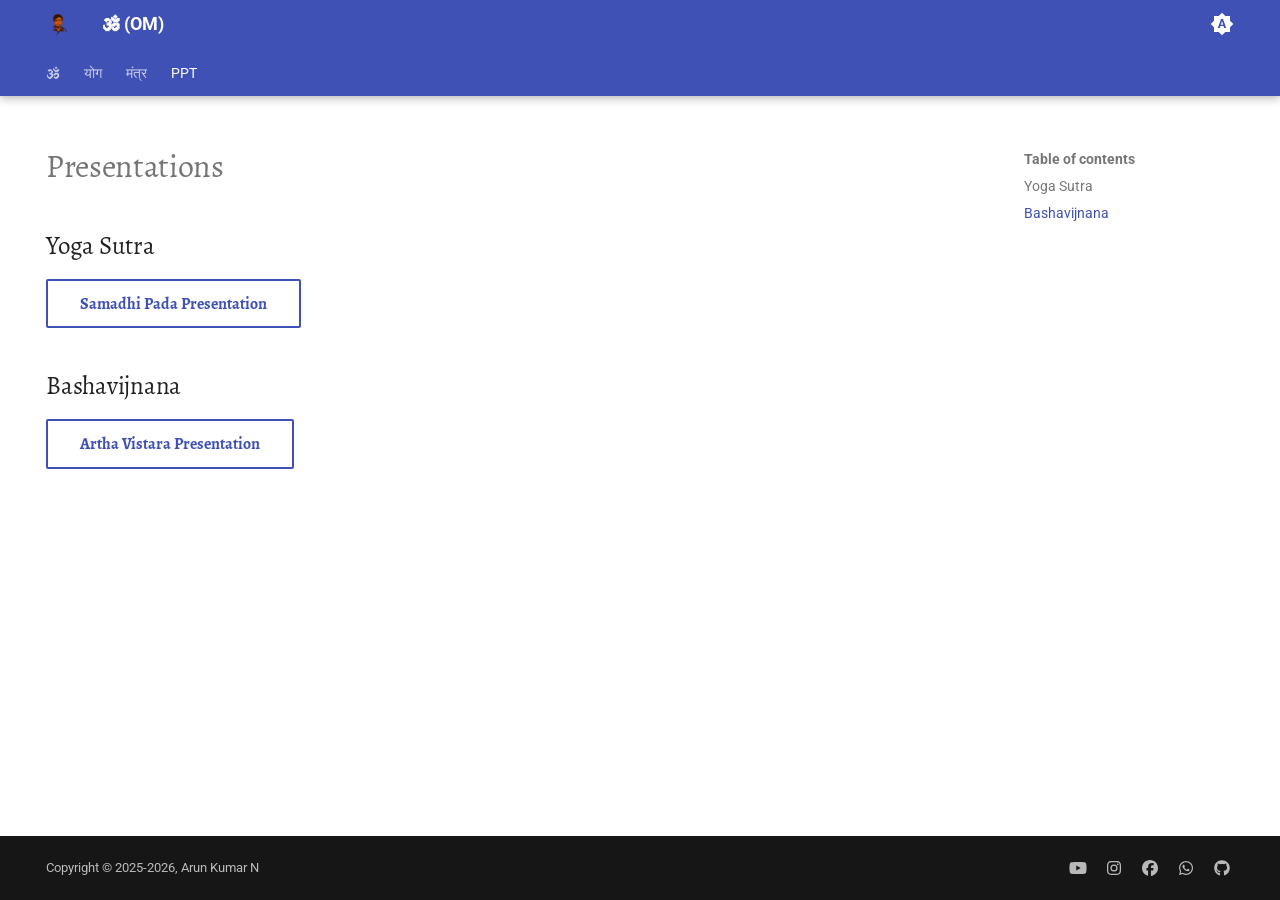
<file: presentation/index.html>
<!doctype html>
<html lang="en" class="no-js">
  <head>
    
    <meta charset="utf-8">
    <meta name="viewport" content="width=device-width,initial-scale=1">
    
    
        <meta name="author" content="Arun kumar N">
    
    
        <link rel="canonical" href="https://om.arunkumarn.in/presentation/">
    
    
        <link rel="prev" href="../mantra/pratah_smaranam/">
    
    
    
    <link rel="icon" href="../assets/image/favicon.png">

    <meta property="og:type" content="website" />
    
    
    
        <meta property="og:url" content="https://om.arunkumarn.in/presentation/">
    
    <meta property="og:site_name" content="🕉 (OM)" />
    


    <meta name="twitter:card" content="summary" />
    
    
    
    <meta name="twitter:site" content="@arunkumarn_eee" />
    
    <meta name="twitter:creator" content="@arunkumarn_eee" />

    
      
        <title>PPT - 🕉 (OM)</title>
      
    
    
      <link rel="stylesheet" href="../assets/stylesheets/main.ec1eaa64.min.css">
      
        
        <link rel="stylesheet" href="../assets/stylesheets/palette.ab4e12ef.min.css">
      
      


    
    
      
    
    
      
        
        
        <link rel="preconnect" href="https://fonts.gstatic.com" crossorigin>
        <link rel="stylesheet" href="https://fonts.googleapis.com/css?family=Roboto:300,300i,400,400i,700,700i%7CRoboto+Mono:400,400i,700,700i&display=fallback">
        <style>:root{--md-text-font:"Roboto";--md-code-font:"Roboto Mono"}</style>
      
    
    
      <link rel="stylesheet" href="../stylesheets/extra.css">
    
    <script>__md_scope=new URL("..",location),__md_hash=e=>[...e].reduce(((e,_)=>(e<<5)-e+_.charCodeAt(0)),0),__md_get=(e,_=localStorage,t=__md_scope)=>JSON.parse(_.getItem(t.pathname+"."+e)),__md_set=(e,_,t=localStorage,a=__md_scope)=>{try{t.setItem(a.pathname+"."+e,JSON.stringify(_))}catch(e){}}</script>
    
      

    
    
  </head>
  
  
    
    
      
    
    
    
    
    <body dir="ltr" data-md-color-scheme="default" data-md-color-primary="black" data-md-color-accent="amber">
  
    
    <input class="md-toggle" data-md-toggle="drawer" type="checkbox" id="__drawer" autocomplete="off">
    <input class="md-toggle" data-md-toggle="search" type="checkbox" id="__search" autocomplete="off">
    <label class="md-overlay" for="__drawer"></label>
    <div data-md-component="skip">
      
        
        <a href="#presentations" class="md-skip">
          Skip to content
        </a>
      
    </div>
    <div data-md-component="announce">
      
    </div>
    
    
      

  

<header class="md-header md-header--shadow md-header--lifted" data-md-component="header">
  <nav class="md-header__inner md-grid" aria-label="Header">
    <a href=".." title="🕉 (OM)" class="md-header__button md-logo" aria-label="🕉 (OM)" data-md-component="logo">
      
  <img src="../assets/image/favicon.png" alt="logo">

    </a>
    <label class="md-header__button md-icon" for="__drawer">
      
      <svg xmlns="http://www.w3.org/2000/svg" viewBox="0 0 24 24"><path d="M3 6h18v2H3zm0 5h18v2H3zm0 5h18v2H3z"/></svg>
    </label>
    <div class="md-header__title" data-md-component="header-title">
      <div class="md-header__ellipsis">
        <div class="md-header__topic">
          <span class="md-ellipsis">
            🕉 (OM)
          </span>
        </div>
        <div class="md-header__topic" data-md-component="header-topic">
          <span class="md-ellipsis">
            
              PPT
            
          </span>
        </div>
      </div>
    </div>
    
      
        <form class="md-header__option" data-md-component="palette">
  
    
    
    
    <input class="md-option" data-md-color-media="(prefers-color-scheme)" data-md-color-scheme="default" data-md-color-primary="black" data-md-color-accent="amber"  aria-label="Switch to light mode"  type="radio" name="__palette" id="__palette_0">
    
      <label class="md-header__button md-icon" title="Switch to light mode" for="__palette_1" hidden>
        <svg xmlns="http://www.w3.org/2000/svg" viewBox="0 0 24 24"><path d="m14.3 16-.7-2h-3.2l-.7 2H7.8L11 7h2l3.2 9zM20 8.69V4h-4.69L12 .69 8.69 4H4v4.69L.69 12 4 15.31V20h4.69L12 23.31 15.31 20H20v-4.69L23.31 12zm-9.15 3.96h2.3L12 9z"/></svg>
      </label>
    
  
    
    
    
    <input class="md-option" data-md-color-media="(prefers-color-scheme: light)" data-md-color-scheme="default" data-md-color-primary="indigo" data-md-color-accent="deep-orange"  aria-label="Switch to dark mode"  type="radio" name="__palette" id="__palette_1">
    
      <label class="md-header__button md-icon" title="Switch to dark mode" for="__palette_2" hidden>
        <svg xmlns="http://www.w3.org/2000/svg" viewBox="0 0 24 24"><path d="M12 8a4 4 0 0 0-4 4 4 4 0 0 0 4 4 4 4 0 0 0 4-4 4 4 0 0 0-4-4m0 10a6 6 0 0 1-6-6 6 6 0 0 1 6-6 6 6 0 0 1 6 6 6 6 0 0 1-6 6m8-9.31V4h-4.69L12 .69 8.69 4H4v4.69L.69 12 4 15.31V20h4.69L12 23.31 15.31 20H20v-4.69L23.31 12z"/></svg>
      </label>
    
  
    
    
    
    <input class="md-option" data-md-color-media="(prefers-color-scheme: dark)" data-md-color-scheme="slate" data-md-color-primary="black" data-md-color-accent="amber"  aria-label="Switch to system preference"  type="radio" name="__palette" id="__palette_2">
    
      <label class="md-header__button md-icon" title="Switch to system preference" for="__palette_0" hidden>
        <svg xmlns="http://www.w3.org/2000/svg" viewBox="0 0 24 24"><path d="M12 18c-.89 0-1.74-.2-2.5-.55C11.56 16.5 13 14.42 13 12s-1.44-4.5-3.5-5.45C10.26 6.2 11.11 6 12 6a6 6 0 0 1 6 6 6 6 0 0 1-6 6m8-9.31V4h-4.69L12 .69 8.69 4H4v4.69L.69 12 4 15.31V20h4.69L12 23.31 15.31 20H20v-4.69L23.31 12z"/></svg>
      </label>
    
  
</form>
      
    
    
      <script>var palette=__md_get("__palette");if(palette&&palette.color){if("(prefers-color-scheme)"===palette.color.media){var media=matchMedia("(prefers-color-scheme: light)"),input=document.querySelector(media.matches?"[data-md-color-media='(prefers-color-scheme: light)']":"[data-md-color-media='(prefers-color-scheme: dark)']");palette.color.media=input.getAttribute("data-md-color-media"),palette.color.scheme=input.getAttribute("data-md-color-scheme"),palette.color.primary=input.getAttribute("data-md-color-primary"),palette.color.accent=input.getAttribute("data-md-color-accent")}for(var[key,value]of Object.entries(palette.color))document.body.setAttribute("data-md-color-"+key,value)}</script>
    
    
    
    
  </nav>
  
    
      
<nav class="md-tabs" aria-label="Tabs" data-md-component="tabs">
  <div class="md-grid">
    <ul class="md-tabs__list">
      
        
  
  
  
  
    <li class="md-tabs__item">
      <a href=".." class="md-tabs__link">
        
  
  
    
  
  🕉

      </a>
    </li>
  

      
        
  
  
  
  
    
    
      <li class="md-tabs__item">
        <a href="../yoga/" class="md-tabs__link">
          
  
  
  योग

        </a>
      </li>
    
  

      
        
  
  
  
  
    
    
      <li class="md-tabs__item">
        <a href="../mantra/" class="md-tabs__link">
          
  
  
  मंत्र

        </a>
      </li>
    
  

      
        
  
  
  
    
  
  
    <li class="md-tabs__item md-tabs__item--active">
      <a href="./" class="md-tabs__link">
        
  
  
    
  
  PPT

      </a>
    </li>
  

      
    </ul>
  </div>
</nav>
    
  
</header>
    
    <div class="md-container" data-md-component="container">
      
      
        
      
      <main class="md-main" data-md-component="main">
        <div class="md-main__inner md-grid">
          
            
              
                
              
              <div class="md-sidebar md-sidebar--primary" data-md-component="sidebar" data-md-type="navigation" hidden>
                <div class="md-sidebar__scrollwrap">
                  <div class="md-sidebar__inner">
                    


  


<nav class="md-nav md-nav--primary md-nav--lifted" aria-label="Navigation" data-md-level="0">
  <label class="md-nav__title" for="__drawer">
    <a href=".." title="🕉 (OM)" class="md-nav__button md-logo" aria-label="🕉 (OM)" data-md-component="logo">
      
  <img src="../assets/image/favicon.png" alt="logo">

    </a>
    🕉 (OM)
  </label>
  
  <ul class="md-nav__list" data-md-scrollfix>
    
      
      
  
  
  
  
    <li class="md-nav__item">
      <a href=".." class="md-nav__link">
        
  
  
  <span class="md-ellipsis">
    
  
    🕉
  

    
  </span>
  
  

      </a>
    </li>
  

    
      
      
  
  
  
  
    
    
    
    
      
      
    
    
    <li class="md-nav__item md-nav__item--nested">
      
        
        
        <input class="md-nav__toggle md-toggle " type="checkbox" id="__nav_2" >
        
          
          <label class="md-nav__link" for="__nav_2" id="__nav_2_label" tabindex="0">
            
  
  
  <span class="md-ellipsis">
    
  
    योग
  

    
  </span>
  
  

            <span class="md-nav__icon md-icon"></span>
          </label>
        
        <nav class="md-nav" data-md-level="1" aria-labelledby="__nav_2_label" aria-expanded="false">
          <label class="md-nav__title" for="__nav_2">
            <span class="md-nav__icon md-icon"></span>
            
  
    योग
  

          </label>
          <ul class="md-nav__list" data-md-scrollfix>
            
              
                
  
  
  
  
    <li class="md-nav__item">
      <a href="../yoga/" class="md-nav__link">
        
  
  
  <span class="md-ellipsis">
    
  
    yoga
  

    
  </span>
  
  

      </a>
    </li>
  

              
            
              
                
  
  
  
  
    <li class="md-nav__item">
      <a href="../yoga/patanjali-yoga-sutra/" class="md-nav__link">
        
  
  
  <span class="md-ellipsis">
    
  
    योगसूत्र
  

    
  </span>
  
  

      </a>
    </li>
  

              
            
              
                
  
  
  
  
    <li class="md-nav__item">
      <a href="../yoga/asana/" class="md-nav__link">
        
  
  
  <span class="md-ellipsis">
    
  
    Asana
  

    
  </span>
  
  

      </a>
    </li>
  

              
            
          </ul>
        </nav>
      
    </li>
  

    
      
      
  
  
  
  
    
    
    
    
      
      
    
    
    <li class="md-nav__item md-nav__item--nested">
      
        
        
        <input class="md-nav__toggle md-toggle " type="checkbox" id="__nav_3" >
        
          
          <label class="md-nav__link" for="__nav_3" id="__nav_3_label" tabindex="0">
            
  
  
  <span class="md-ellipsis">
    
  
    मंत्र
  

    
  </span>
  
  

            <span class="md-nav__icon md-icon"></span>
          </label>
        
        <nav class="md-nav" data-md-level="1" aria-labelledby="__nav_3_label" aria-expanded="false">
          <label class="md-nav__title" for="__nav_3">
            <span class="md-nav__icon md-icon"></span>
            
  
    मंत्र
  

          </label>
          <ul class="md-nav__list" data-md-scrollfix>
            
              
                
  
  
  
  
    <li class="md-nav__item">
      <a href="../mantra/" class="md-nav__link">
        
  
  
  <span class="md-ellipsis">
    
  
    mantra
  

    
  </span>
  
  

      </a>
    </li>
  

              
            
              
                
  
  
  
  
    <li class="md-nav__item">
      <a href="../mantra/surya_namaskara_mantra/" class="md-nav__link">
        
  
  
  <span class="md-ellipsis">
    
  
    Surya Namaskara Mantra
  

    
  </span>
  
  

      </a>
    </li>
  

              
            
              
                
  
  
  
  
    <li class="md-nav__item">
      <a href="../mantra/shanti_mantra/" class="md-nav__link">
        
  
  
  <span class="md-ellipsis">
    
  
    Shanti Mantra
  

    
  </span>
  
  

      </a>
    </li>
  

              
            
              
                
  
  
  
  
    <li class="md-nav__item">
      <a href="../mantra/pranayama_mantra/" class="md-nav__link">
        
  
  
  <span class="md-ellipsis">
    
  
    Pranayama Mantra
  

    
  </span>
  
  

      </a>
    </li>
  

              
            
              
                
  
  
  
  
    <li class="md-nav__item">
      <a href="../mantra/pratah_smaranam/" class="md-nav__link">
        
  
  
  <span class="md-ellipsis">
    
  
    Pratah Smaranam
  

    
  </span>
  
  

      </a>
    </li>
  

              
            
          </ul>
        </nav>
      
    </li>
  

    
      
      
  
  
    
  
  
  
    <li class="md-nav__item md-nav__item--active">
      
      <input class="md-nav__toggle md-toggle" type="checkbox" id="__toc">
      
      
        
      
      
        <label class="md-nav__link md-nav__link--active" for="__toc">
          
  
  
  <span class="md-ellipsis">
    
  
    PPT
  

    
  </span>
  
  

          <span class="md-nav__icon md-icon"></span>
        </label>
      
      <a href="./" class="md-nav__link md-nav__link--active">
        
  
  
  <span class="md-ellipsis">
    
  
    PPT
  

    
  </span>
  
  

      </a>
      
        

<nav class="md-nav md-nav--secondary" aria-label="Table of contents">
  
  
  
    
  
  
    <label class="md-nav__title" for="__toc">
      <span class="md-nav__icon md-icon"></span>
      Table of contents
    </label>
    <ul class="md-nav__list" data-md-component="toc" data-md-scrollfix>
      
        <li class="md-nav__item">
  <a href="#yoga-sutra" class="md-nav__link">
    <span class="md-ellipsis">
      
        Yoga Sutra
      
    </span>
  </a>
  
</li>
      
        <li class="md-nav__item">
  <a href="#bashavijnana" class="md-nav__link">
    <span class="md-ellipsis">
      
        Bashavijnana
      
    </span>
  </a>
  
</li>
      
    </ul>
  
</nav>
      
    </li>
  

    
  </ul>
</nav>
                  </div>
                </div>
              </div>
            
            
              
                
              
              <div class="md-sidebar md-sidebar--secondary" data-md-component="sidebar" data-md-type="toc" >
                <div class="md-sidebar__scrollwrap">
                  <div class="md-sidebar__inner">
                    

<nav class="md-nav md-nav--secondary" aria-label="Table of contents">
  
  
  
    
  
  
    <label class="md-nav__title" for="__toc">
      <span class="md-nav__icon md-icon"></span>
      Table of contents
    </label>
    <ul class="md-nav__list" data-md-component="toc" data-md-scrollfix>
      
        <li class="md-nav__item">
  <a href="#yoga-sutra" class="md-nav__link">
    <span class="md-ellipsis">
      
        Yoga Sutra
      
    </span>
  </a>
  
</li>
      
        <li class="md-nav__item">
  <a href="#bashavijnana" class="md-nav__link">
    <span class="md-ellipsis">
      
        Bashavijnana
      
    </span>
  </a>
  
</li>
      
    </ul>
  
</nav>
                  </div>
                </div>
              </div>
            
          
          
            <div class="md-content" data-md-component="content">
              
              <article class="md-content__inner md-typeset">
                
                  
  




<div><h1 id="presentations">Presentations</h1>
<h2 id="yoga-sutra">Yoga Sutra</h2>
<p><a class="md-button" href="https://arunkumarn-eee.github.io/patanjali_yogasutra/" target="_blank">Samadhi Pada Presentation</a></p>
<h2 id="bashavijnana">Bashavijnana</h2>
<p><a class="md-button" href="https://arunkumarn-eee.github.io/artha-vistara/" target="_blank">Artha Vistara Presentation</a></p></div>







  
  




  



                
              </article>
            </div>
          
          
  <script>var tabs=__md_get("__tabs");if(Array.isArray(tabs))e:for(var set of document.querySelectorAll(".tabbed-set")){var labels=set.querySelector(".tabbed-labels");for(var tab of tabs)for(var label of labels.getElementsByTagName("label"))if(label.innerText.trim()===tab){var input=document.getElementById(label.htmlFor);input.checked=!0;continue e}}</script>

<script>var target=document.getElementById(location.hash.slice(1));target&&target.name&&(target.checked=target.name.startsWith("__tabbed_"))</script>
        </div>
        
          <button type="button" class="md-top md-icon" data-md-component="top" hidden>
  
  <svg xmlns="http://www.w3.org/2000/svg" viewBox="0 0 24 24"><path d="M13 20h-2V8l-5.5 5.5-1.42-1.42L12 4.16l7.92 7.92-1.42 1.42L13 8z"/></svg>
  Back to top
</button>
        
      </main>
      
        <footer class="md-footer">
  
  <div class="md-footer-meta md-typeset">
    <div class="md-footer-meta__inner md-grid">
      <div class="md-copyright">
  
    <div class="md-copyright__highlight">
      Copyright &copy; 2025-2026, Arun Kumar N
    </div>
  
  
</div>
      
        
<div class="md-social">
  
    
    
    
    
    <a href="https://www.youtube.com/@AttoDisk?sub_confirmation=1" target="_blank" rel="noopener" title="Atto Disk on youtube" class="md-social__link">
      <svg xmlns="http://www.w3.org/2000/svg" viewBox="0 0 576 512"><!--! Font Awesome Free 7.1.0 by @fontawesome - https://fontawesome.com License - https://fontawesome.com/license/free (Icons: CC BY 4.0, Fonts: SIL OFL 1.1, Code: MIT License) Copyright 2025 Fonticons, Inc.--><path d="M549.7 124.1c-6.2-23.7-24.8-42.3-48.3-48.6C458.9 64 288.1 64 288.1 64S117.3 64 74.7 75.5c-23.5 6.3-42 24.9-48.3 48.6C15 167 15 256.4 15 256.4s0 89.4 11.4 132.3c6.3 23.6 24.8 41.5 48.3 47.8C117.3 448 288.1 448 288.1 448s170.8 0 213.4-11.5c23.5-6.3 42-24.2 48.3-47.8 11.4-42.9 11.4-132.3 11.4-132.3s0-89.4-11.4-132.3zM232.2 337.6V175.2l142.7 81.2z"/></svg>
    </a>
  
    
    
    
    
    <a href="https://instagram.com/aavishkarah" target="_blank" rel="noopener" title="Aavishkarah on Instagram" class="md-social__link">
      <svg xmlns="http://www.w3.org/2000/svg" viewBox="0 0 448 512"><!--! Font Awesome Free 7.1.0 by @fontawesome - https://fontawesome.com License - https://fontawesome.com/license/free (Icons: CC BY 4.0, Fonts: SIL OFL 1.1, Code: MIT License) Copyright 2025 Fonticons, Inc.--><path d="M224.3 141a115 115 0 1 0-.6 230 115 115 0 1 0 .6-230m-.6 40.4a74.6 74.6 0 1 1 .6 149.2 74.6 74.6 0 1 1-.6-149.2m93.4-45.1a26.8 26.8 0 1 1 53.6 0 26.8 26.8 0 1 1-53.6 0m129.7 27.2c-1.7-35.9-9.9-67.7-36.2-93.9-26.2-26.2-58-34.4-93.9-36.2-37-2.1-147.9-2.1-184.9 0-35.8 1.7-67.6 9.9-93.9 36.1s-34.4 58-36.2 93.9c-2.1 37-2.1 147.9 0 184.9 1.7 35.9 9.9 67.7 36.2 93.9s58 34.4 93.9 36.2c37 2.1 147.9 2.1 184.9 0 35.9-1.7 67.7-9.9 93.9-36.2 26.2-26.2 34.4-58 36.2-93.9 2.1-37 2.1-147.8 0-184.8M399 388c-7.8 19.6-22.9 34.7-42.6 42.6-29.5 11.7-99.5 9-132.1 9s-102.7 2.6-132.1-9c-19.6-7.8-34.7-22.9-42.6-42.6-11.7-29.5-9-99.5-9-132.1s-2.6-102.7 9-132.1c7.8-19.6 22.9-34.7 42.6-42.6 29.5-11.7 99.5-9 132.1-9s102.7-2.6 132.1 9c19.6 7.8 34.7 22.9 42.6 42.6 11.7 29.5 9 99.5 9 132.1s2.7 102.7-9 132.1"/></svg>
    </a>
  
    
    
    
    
    <a href="https://facebook.com/people/Aavishkarah/61573021117727" target="_blank" rel="noopener" title="Aavishkarah on Facebook" class="md-social__link">
      <svg xmlns="http://www.w3.org/2000/svg" viewBox="0 0 512 512"><!--! Font Awesome Free 7.1.0 by @fontawesome - https://fontawesome.com License - https://fontawesome.com/license/free (Icons: CC BY 4.0, Fonts: SIL OFL 1.1, Code: MIT License) Copyright 2025 Fonticons, Inc.--><path d="M512 256C512 114.6 397.4 0 256 0S0 114.6 0 256c0 120 82.7 220.8 194.2 248.5V334.2h-52.8V256h52.8v-33.7c0-87.1 39.4-127.5 125-127.5 16.2 0 44.2 3.2 55.7 6.4V172c-6-.6-16.5-1-29.6-1-42 0-58.2 15.9-58.2 57.2V256h83.6l-14.4 78.2H287v175.9C413.8 494.8 512 386.9 512 256"/></svg>
    </a>
  
    
    
    
    
    <a href="https://whatsapp.com/channel/0029Vb5ddY75a24ASH3a4535" target="_blank" rel="noopener" title="Aavishkarah on WhatsApp" class="md-social__link">
      <svg xmlns="http://www.w3.org/2000/svg" viewBox="0 0 448 512"><!--! Font Awesome Free 7.1.0 by @fontawesome - https://fontawesome.com License - https://fontawesome.com/license/free (Icons: CC BY 4.0, Fonts: SIL OFL 1.1, Code: MIT License) Copyright 2025 Fonticons, Inc.--><path d="M380.9 97.1C339 55.1 283.2 32 223.9 32c-122.4 0-222 99.6-222 222 0 39.1 10.2 77.3 29.6 111L0 480l117.7-30.9c32.4 17.7 68.9 27 106.1 27h.1c122.3 0 224.1-99.6 224.1-222 0-59.3-25.2-115-67.1-157m-157 341.6c-33.2 0-65.7-8.9-94-25.7l-6.7-4-69.8 18.3L72 359.2l-4.4-7c-18.5-29.4-28.2-63.3-28.2-98.2 0-101.7 82.8-184.5 184.6-184.5 49.3 0 95.6 19.2 130.4 54.1s56.2 81.2 56.1 130.5c0 101.8-84.9 184.6-186.6 184.6m101.2-138.2c-5.5-2.8-32.8-16.2-37.9-18-5.1-1.9-8.8-2.8-12.5 2.8s-14.3 18-17.6 21.8c-3.2 3.7-6.5 4.2-12 1.4-32.6-16.3-54-29.1-75.5-66-5.7-9.8 5.7-9.1 16.3-30.3 1.8-3.7.9-6.9-.5-9.7s-12.5-30.1-17.1-41.2c-4.5-10.8-9.1-9.3-12.5-9.5-3.2-.2-6.9-.2-10.6-.2s-9.7 1.4-14.8 6.9c-5.1 5.6-19.4 19-19.4 46.3s19.9 53.7 22.6 57.4c2.8 3.7 39.1 59.7 94.8 83.8 35.2 15.2 49 16.5 66.6 13.9 10.7-1.6 32.8-13.4 37.4-26.4s4.6-24.1 3.2-26.4c-1.3-2.5-5-3.9-10.5-6.6"/></svg>
    </a>
  
    
    
    
    
    <a href="https://github.com/aavishkarah" target="_blank" rel="noopener" title="Aavishkarah on Github" class="md-social__link">
      <svg xmlns="http://www.w3.org/2000/svg" viewBox="0 0 512 512"><!--! Font Awesome Free 7.1.0 by @fontawesome - https://fontawesome.com License - https://fontawesome.com/license/free (Icons: CC BY 4.0, Fonts: SIL OFL 1.1, Code: MIT License) Copyright 2025 Fonticons, Inc.--><path d="M173.9 397.4c0 2-2.3 3.6-5.2 3.6-3.3.3-5.6-1.3-5.6-3.6 0-2 2.3-3.6 5.2-3.6 3-.3 5.6 1.3 5.6 3.6m-31.1-4.5c-.7 2 1.3 4.3 4.3 4.9 2.6 1 5.6 0 6.2-2s-1.3-4.3-4.3-5.2c-2.6-.7-5.5.3-6.2 2.3m44.2-1.7c-2.9.7-4.9 2.6-4.6 4.9.3 2 2.9 3.3 5.9 2.6 2.9-.7 4.9-2.6 4.6-4.6-.3-1.9-3-3.2-5.9-2.9M252.8 8C114.1 8 8 113.3 8 252c0 110.9 69.8 205.8 169.5 239.2 12.8 2.3 17.3-5.6 17.3-12.1 0-6.2-.3-40.4-.3-61.4 0 0-70 15-84.7-29.8 0 0-11.4-29.1-27.8-36.6 0 0-22.9-15.7 1.6-15.4 0 0 24.9 2 38.6 25.8 21.9 38.6 58.6 27.5 72.9 20.9 2.3-16 8.8-27.1 16-33.7-55.9-6.2-112.3-14.3-112.3-110.5 0-27.5 7.6-41.3 23.6-58.9-2.6-6.5-11.1-33.3 2.6-67.9 20.9-6.5 69 27 69 27 20-5.6 41.5-8.5 62.8-8.5s42.8 2.9 62.8 8.5c0 0 48.1-33.6 69-27 13.7 34.7 5.2 61.4 2.6 67.9 16 17.7 25.8 31.5 25.8 58.9 0 96.5-58.9 104.2-114.8 110.5 9.2 7.9 17 22.9 17 46.4 0 33.7-.3 75.4-.3 83.6 0 6.5 4.6 14.4 17.3 12.1C436.2 457.8 504 362.9 504 252 504 113.3 391.5 8 252.8 8M105.2 352.9c-1.3 1-1 3.3.7 5.2 1.6 1.6 3.9 2.3 5.2 1 1.3-1 1-3.3-.7-5.2-1.6-1.6-3.9-2.3-5.2-1m-10.8-8.1c-.7 1.3.3 2.9 2.3 3.9 1.6 1 3.6.7 4.3-.7.7-1.3-.3-2.9-2.3-3.9-2-.6-3.6-.3-4.3.7m32.4 35.6c-1.6 1.3-1 4.3 1.3 6.2 2.3 2.3 5.2 2.6 6.5 1 1.3-1.3.7-4.3-1.3-6.2-2.2-2.3-5.2-2.6-6.5-1m-11.4-14.7c-1.6 1-1.6 3.6 0 5.9s4.3 3.3 5.6 2.3c1.6-1.3 1.6-3.9 0-6.2-1.4-2.3-4-3.3-5.6-2"/></svg>
    </a>
  
</div>
      
    </div>
  </div>
</footer>
      
    </div>
    <div class="md-dialog" data-md-component="dialog">
      <div class="md-dialog__inner md-typeset"></div>
    </div>
    
    
    
      
      
      <script id="__config" type="application/json">{"annotate": null, "base": "..", "features": ["navigation.tabs", "navigation.tabs.sticky", "navigation.top", "content.code.copy", "content.footnote.tooltips", "content.tabs.link"], "search": "../assets/javascripts/workers/search.2c215733.min.js", "tags": null, "translations": {"clipboard.copied": "Copied to clipboard", "clipboard.copy": "Copy to clipboard", "search.result.more.one": "1 more on this page", "search.result.more.other": "# more on this page", "search.result.none": "No matching documents", "search.result.one": "1 matching document", "search.result.other": "# matching documents", "search.result.placeholder": "Type to start searching", "search.result.term.missing": "Missing", "select.version": "Select version"}, "version": null}</script>
    
    
      <script src="../assets/javascripts/bundle.d7400e89.min.js"></script>
      
    
  </body>
</html>
</file>
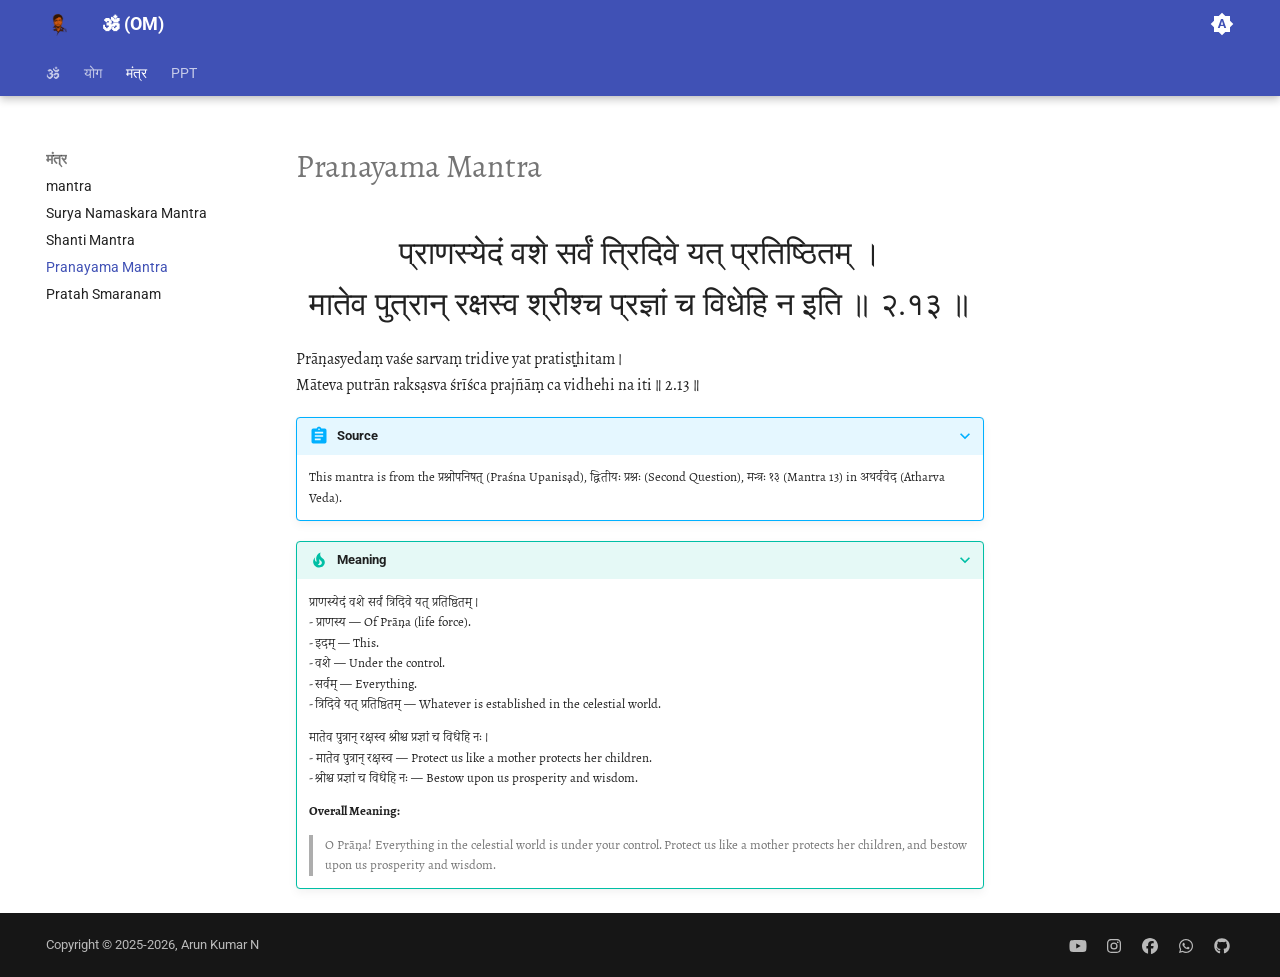
<file: mantra/pranayama_mantra/index.html>
<!doctype html>
<html lang="en" class="no-js">
  <head>
    
    <meta charset="utf-8">
    <meta name="viewport" content="width=device-width,initial-scale=1">
    
    
        <meta name="author" content="Arun kumar N">
    
    
        <link rel="canonical" href="https://om.arunkumarn.in/mantra/pranayama_mantra/">
    
    
        <link rel="prev" href="../shanti_mantra/">
    
    
        <link rel="next" href="../pratah_smaranam/">
    
    
    <link rel="icon" href="../../assets/image/favicon.png">

    <meta property="og:type" content="website" />
    
        <meta property="og:title" content="Pranayama Mantra" />
    
    
    
        <meta property="og:url" content="https://om.arunkumarn.in/mantra/pranayama_mantra/">
    
    <meta property="og:site_name" content="🕉 (OM)" />
    


    <meta name="twitter:card" content="summary" />
    
    
        <meta name="twitter:title"  content="Pranayama Mantra" />
    
    
    <meta name="twitter:site" content="@arunkumarn_eee" />
    
    <meta name="twitter:creator" content="@arunkumarn_eee" />

    
      
        <title>Pranayama Mantra - 🕉 (OM)</title>
      
    
    
      <link rel="stylesheet" href="../../assets/stylesheets/main.ec1eaa64.min.css">
      
        
        <link rel="stylesheet" href="../../assets/stylesheets/palette.ab4e12ef.min.css">
      
      


    
    
      
    
    
      
        
        
        <link rel="preconnect" href="https://fonts.gstatic.com" crossorigin>
        <link rel="stylesheet" href="https://fonts.googleapis.com/css?family=Roboto:300,300i,400,400i,700,700i%7CRoboto+Mono:400,400i,700,700i&display=fallback">
        <style>:root{--md-text-font:"Roboto";--md-code-font:"Roboto Mono"}</style>
      
    
    
      <link rel="stylesheet" href="../../stylesheets/extra.css">
    
    <script>__md_scope=new URL("../..",location),__md_hash=e=>[...e].reduce(((e,_)=>(e<<5)-e+_.charCodeAt(0)),0),__md_get=(e,_=localStorage,t=__md_scope)=>JSON.parse(_.getItem(t.pathname+"."+e)),__md_set=(e,_,t=localStorage,a=__md_scope)=>{try{t.setItem(a.pathname+"."+e,JSON.stringify(_))}catch(e){}}</script>
    
      

    
    
  </head>
  
  
    
    
      
    
    
    
    
    <body dir="ltr" data-md-color-scheme="default" data-md-color-primary="black" data-md-color-accent="amber">
  
    
    <input class="md-toggle" data-md-toggle="drawer" type="checkbox" id="__drawer" autocomplete="off">
    <input class="md-toggle" data-md-toggle="search" type="checkbox" id="__search" autocomplete="off">
    <label class="md-overlay" for="__drawer"></label>
    <div data-md-component="skip">
      
    </div>
    <div data-md-component="announce">
      
    </div>
    
    
      

  

<header class="md-header md-header--shadow md-header--lifted" data-md-component="header">
  <nav class="md-header__inner md-grid" aria-label="Header">
    <a href="../.." title="🕉 (OM)" class="md-header__button md-logo" aria-label="🕉 (OM)" data-md-component="logo">
      
  <img src="../../assets/image/favicon.png" alt="logo">

    </a>
    <label class="md-header__button md-icon" for="__drawer">
      
      <svg xmlns="http://www.w3.org/2000/svg" viewBox="0 0 24 24"><path d="M3 6h18v2H3zm0 5h18v2H3zm0 5h18v2H3z"/></svg>
    </label>
    <div class="md-header__title" data-md-component="header-title">
      <div class="md-header__ellipsis">
        <div class="md-header__topic">
          <span class="md-ellipsis">
            🕉 (OM)
          </span>
        </div>
        <div class="md-header__topic" data-md-component="header-topic">
          <span class="md-ellipsis">
            
              Pranayama Mantra
            
          </span>
        </div>
      </div>
    </div>
    
      
        <form class="md-header__option" data-md-component="palette">
  
    
    
    
    <input class="md-option" data-md-color-media="(prefers-color-scheme)" data-md-color-scheme="default" data-md-color-primary="black" data-md-color-accent="amber"  aria-label="Switch to light mode"  type="radio" name="__palette" id="__palette_0">
    
      <label class="md-header__button md-icon" title="Switch to light mode" for="__palette_1" hidden>
        <svg xmlns="http://www.w3.org/2000/svg" viewBox="0 0 24 24"><path d="m14.3 16-.7-2h-3.2l-.7 2H7.8L11 7h2l3.2 9zM20 8.69V4h-4.69L12 .69 8.69 4H4v4.69L.69 12 4 15.31V20h4.69L12 23.31 15.31 20H20v-4.69L23.31 12zm-9.15 3.96h2.3L12 9z"/></svg>
      </label>
    
  
    
    
    
    <input class="md-option" data-md-color-media="(prefers-color-scheme: light)" data-md-color-scheme="default" data-md-color-primary="indigo" data-md-color-accent="deep-orange"  aria-label="Switch to dark mode"  type="radio" name="__palette" id="__palette_1">
    
      <label class="md-header__button md-icon" title="Switch to dark mode" for="__palette_2" hidden>
        <svg xmlns="http://www.w3.org/2000/svg" viewBox="0 0 24 24"><path d="M12 8a4 4 0 0 0-4 4 4 4 0 0 0 4 4 4 4 0 0 0 4-4 4 4 0 0 0-4-4m0 10a6 6 0 0 1-6-6 6 6 0 0 1 6-6 6 6 0 0 1 6 6 6 6 0 0 1-6 6m8-9.31V4h-4.69L12 .69 8.69 4H4v4.69L.69 12 4 15.31V20h4.69L12 23.31 15.31 20H20v-4.69L23.31 12z"/></svg>
      </label>
    
  
    
    
    
    <input class="md-option" data-md-color-media="(prefers-color-scheme: dark)" data-md-color-scheme="slate" data-md-color-primary="black" data-md-color-accent="amber"  aria-label="Switch to system preference"  type="radio" name="__palette" id="__palette_2">
    
      <label class="md-header__button md-icon" title="Switch to system preference" for="__palette_0" hidden>
        <svg xmlns="http://www.w3.org/2000/svg" viewBox="0 0 24 24"><path d="M12 18c-.89 0-1.74-.2-2.5-.55C11.56 16.5 13 14.42 13 12s-1.44-4.5-3.5-5.45C10.26 6.2 11.11 6 12 6a6 6 0 0 1 6 6 6 6 0 0 1-6 6m8-9.31V4h-4.69L12 .69 8.69 4H4v4.69L.69 12 4 15.31V20h4.69L12 23.31 15.31 20H20v-4.69L23.31 12z"/></svg>
      </label>
    
  
</form>
      
    
    
      <script>var palette=__md_get("__palette");if(palette&&palette.color){if("(prefers-color-scheme)"===palette.color.media){var media=matchMedia("(prefers-color-scheme: light)"),input=document.querySelector(media.matches?"[data-md-color-media='(prefers-color-scheme: light)']":"[data-md-color-media='(prefers-color-scheme: dark)']");palette.color.media=input.getAttribute("data-md-color-media"),palette.color.scheme=input.getAttribute("data-md-color-scheme"),palette.color.primary=input.getAttribute("data-md-color-primary"),palette.color.accent=input.getAttribute("data-md-color-accent")}for(var[key,value]of Object.entries(palette.color))document.body.setAttribute("data-md-color-"+key,value)}</script>
    
    
    
    
  </nav>
  
    
      
<nav class="md-tabs" aria-label="Tabs" data-md-component="tabs">
  <div class="md-grid">
    <ul class="md-tabs__list">
      
        
  
  
  
  
    <li class="md-tabs__item">
      <a href="../.." class="md-tabs__link">
        
  
  
    
  
  🕉

      </a>
    </li>
  

      
        
  
  
  
  
    
    
      <li class="md-tabs__item">
        <a href="../../yoga/" class="md-tabs__link">
          
  
  
  योग

        </a>
      </li>
    
  

      
        
  
  
  
    
  
  
    
    
      <li class="md-tabs__item md-tabs__item--active">
        <a href="../" class="md-tabs__link">
          
  
  
  मंत्र

        </a>
      </li>
    
  

      
        
  
  
  
  
    <li class="md-tabs__item">
      <a href="../../presentation/" class="md-tabs__link">
        
  
  
    
  
  PPT

      </a>
    </li>
  

      
    </ul>
  </div>
</nav>
    
  
</header>
    
    <div class="md-container" data-md-component="container">
      
      
        
      
      <main class="md-main" data-md-component="main">
        <div class="md-main__inner md-grid">
          
            
              
              <div class="md-sidebar md-sidebar--primary" data-md-component="sidebar" data-md-type="navigation" >
                <div class="md-sidebar__scrollwrap">
                  <div class="md-sidebar__inner">
                    


  


<nav class="md-nav md-nav--primary md-nav--lifted" aria-label="Navigation" data-md-level="0">
  <label class="md-nav__title" for="__drawer">
    <a href="../.." title="🕉 (OM)" class="md-nav__button md-logo" aria-label="🕉 (OM)" data-md-component="logo">
      
  <img src="../../assets/image/favicon.png" alt="logo">

    </a>
    🕉 (OM)
  </label>
  
  <ul class="md-nav__list" data-md-scrollfix>
    
      
      
  
  
  
  
    <li class="md-nav__item">
      <a href="../.." class="md-nav__link">
        
  
  
  <span class="md-ellipsis">
    
  
    🕉
  

    
  </span>
  
  

      </a>
    </li>
  

    
      
      
  
  
  
  
    
    
    
    
      
      
    
    
    <li class="md-nav__item md-nav__item--nested">
      
        
        
        <input class="md-nav__toggle md-toggle " type="checkbox" id="__nav_2" >
        
          
          <label class="md-nav__link" for="__nav_2" id="__nav_2_label" tabindex="0">
            
  
  
  <span class="md-ellipsis">
    
  
    योग
  

    
  </span>
  
  

            <span class="md-nav__icon md-icon"></span>
          </label>
        
        <nav class="md-nav" data-md-level="1" aria-labelledby="__nav_2_label" aria-expanded="false">
          <label class="md-nav__title" for="__nav_2">
            <span class="md-nav__icon md-icon"></span>
            
  
    योग
  

          </label>
          <ul class="md-nav__list" data-md-scrollfix>
            
              
                
  
  
  
  
    <li class="md-nav__item">
      <a href="../../yoga/" class="md-nav__link">
        
  
  
  <span class="md-ellipsis">
    
  
    yoga
  

    
  </span>
  
  

      </a>
    </li>
  

              
            
              
                
  
  
  
  
    <li class="md-nav__item">
      <a href="../../yoga/patanjali-yoga-sutra/" class="md-nav__link">
        
  
  
  <span class="md-ellipsis">
    
  
    योगसूत्र
  

    
  </span>
  
  

      </a>
    </li>
  

              
            
              
                
  
  
  
  
    <li class="md-nav__item">
      <a href="../../yoga/asana/" class="md-nav__link">
        
  
  
  <span class="md-ellipsis">
    
  
    Asana
  

    
  </span>
  
  

      </a>
    </li>
  

              
            
          </ul>
        </nav>
      
    </li>
  

    
      
      
  
  
    
  
  
  
    
    
    
    
      
        
        
      
      
    
    
    <li class="md-nav__item md-nav__item--active md-nav__item--section md-nav__item--nested">
      
        
        
        <input class="md-nav__toggle md-toggle " type="checkbox" id="__nav_3" checked>
        
          
          <label class="md-nav__link" for="__nav_3" id="__nav_3_label" tabindex="">
            
  
  
  <span class="md-ellipsis">
    
  
    मंत्र
  

    
  </span>
  
  

            <span class="md-nav__icon md-icon"></span>
          </label>
        
        <nav class="md-nav" data-md-level="1" aria-labelledby="__nav_3_label" aria-expanded="true">
          <label class="md-nav__title" for="__nav_3">
            <span class="md-nav__icon md-icon"></span>
            
  
    मंत्र
  

          </label>
          <ul class="md-nav__list" data-md-scrollfix>
            
              
                
  
  
  
  
    <li class="md-nav__item">
      <a href="../" class="md-nav__link">
        
  
  
  <span class="md-ellipsis">
    
  
    mantra
  

    
  </span>
  
  

      </a>
    </li>
  

              
            
              
                
  
  
  
  
    <li class="md-nav__item">
      <a href="../surya_namaskara_mantra/" class="md-nav__link">
        
  
  
  <span class="md-ellipsis">
    
  
    Surya Namaskara Mantra
  

    
  </span>
  
  

      </a>
    </li>
  

              
            
              
                
  
  
  
  
    <li class="md-nav__item">
      <a href="../shanti_mantra/" class="md-nav__link">
        
  
  
  <span class="md-ellipsis">
    
  
    Shanti Mantra
  

    
  </span>
  
  

      </a>
    </li>
  

              
            
              
                
  
  
    
  
  
  
    <li class="md-nav__item md-nav__item--active">
      
      <input class="md-nav__toggle md-toggle" type="checkbox" id="__toc">
      
      
      
      <a href="./" class="md-nav__link md-nav__link--active">
        
  
  
  <span class="md-ellipsis">
    
  
    Pranayama Mantra
  

    
  </span>
  
  

      </a>
      
    </li>
  

              
            
              
                
  
  
  
  
    <li class="md-nav__item">
      <a href="../pratah_smaranam/" class="md-nav__link">
        
  
  
  <span class="md-ellipsis">
    
  
    Pratah Smaranam
  

    
  </span>
  
  

      </a>
    </li>
  

              
            
          </ul>
        </nav>
      
    </li>
  

    
      
      
  
  
  
  
    <li class="md-nav__item">
      <a href="../../presentation/" class="md-nav__link">
        
  
  
  <span class="md-ellipsis">
    
  
    PPT
  

    
  </span>
  
  

      </a>
    </li>
  

    
  </ul>
</nav>
                  </div>
                </div>
              </div>
            
            
              
              <div class="md-sidebar md-sidebar--secondary" data-md-component="sidebar" data-md-type="toc" >
                <div class="md-sidebar__scrollwrap">
                  <div class="md-sidebar__inner">
                    

<nav class="md-nav md-nav--secondary" aria-label="Table of contents">
  
  
  
  
</nav>
                  </div>
                </div>
              </div>
            
          
          
            <div class="md-content" data-md-component="content">
              
              <article class="md-content__inner md-typeset">
                
                  



  <h1>Pranayama Mantra</h1>

<div><div class="vedic-text">
प्राणस्येदं वशे सर्वं त्रिदिवे यत् प्रतिष्ठितम् ।<br/>
मातेव पुत्रान् रक्षस्व श्रीश्च प्रज्ञां च विधेहि न इति ॥ २.१३ ॥
</div>
<p>Prāṇasyedaṃ vaśe sarvaṃ tridive yat pratiṣṭhitam ।<br/>
Māteva putrān rakṣasva śrīśca prajñāṃ ca vidhehi na iti ॥ 2.13 ॥</p>
<details class="abstract" open="open">
<summary>Source</summary>
<p>This mantra is from the प्रश्नोपनिषत् (Praśna Upaniṣad), द्वितीयः प्रश्नः (Second Question), मन्त्रः १३ (Mantra 13) in अथर्ववेद (Atharva Veda). </p>
</details>
<details class="tip" open="open">
<summary>Meaning</summary>
<p>प्राणस्येदं वशे सर्वं त्रिदिवे यत् प्रतिष्ठितम् ।<br/>
    - प्राणस्य — Of Prāṇa (life force).<br/>
    - इदम् — This.<br/>
    - वशे — Under the control.<br/>
    - सर्वम् — Everything.<br/>
    - त्रिदिवे यत् प्रतिष्ठितम् — Whatever is established in the celestial world.  </p>
<p>मातेव पुत्रान् रक्षस्व श्रीश्च प्रज्ञां च विधेहि नः ।<br/>
    - मातेव पुत्रान् रक्षस्व — Protect us like a mother protects her children.<br/>
    - श्रीश्च प्रज्ञां च विधेहि नः — Bestow upon us prosperity and wisdom.  </p>
<p><strong>Overall Meaning:</strong> </p>
<blockquote>
<p>O Prāṇa! Everything in the celestial world is under your control. Protect us like a mother protects her children, and bestow upon us prosperity and wisdom.</p>
</blockquote>
</details></div>







  
  






                
              </article>
            </div>
          
          
  <script>var tabs=__md_get("__tabs");if(Array.isArray(tabs))e:for(var set of document.querySelectorAll(".tabbed-set")){var labels=set.querySelector(".tabbed-labels");for(var tab of tabs)for(var label of labels.getElementsByTagName("label"))if(label.innerText.trim()===tab){var input=document.getElementById(label.htmlFor);input.checked=!0;continue e}}</script>

<script>var target=document.getElementById(location.hash.slice(1));target&&target.name&&(target.checked=target.name.startsWith("__tabbed_"))</script>
        </div>
        
          <button type="button" class="md-top md-icon" data-md-component="top" hidden>
  
  <svg xmlns="http://www.w3.org/2000/svg" viewBox="0 0 24 24"><path d="M13 20h-2V8l-5.5 5.5-1.42-1.42L12 4.16l7.92 7.92-1.42 1.42L13 8z"/></svg>
  Back to top
</button>
        
      </main>
      
        <footer class="md-footer">
  
  <div class="md-footer-meta md-typeset">
    <div class="md-footer-meta__inner md-grid">
      <div class="md-copyright">
  
    <div class="md-copyright__highlight">
      Copyright &copy; 2025-2026, Arun Kumar N
    </div>
  
  
</div>
      
        
<div class="md-social">
  
    
    
    
    
    <a href="https://www.youtube.com/@AttoDisk?sub_confirmation=1" target="_blank" rel="noopener" title="Atto Disk on youtube" class="md-social__link">
      <svg xmlns="http://www.w3.org/2000/svg" viewBox="0 0 576 512"><!--! Font Awesome Free 7.1.0 by @fontawesome - https://fontawesome.com License - https://fontawesome.com/license/free (Icons: CC BY 4.0, Fonts: SIL OFL 1.1, Code: MIT License) Copyright 2025 Fonticons, Inc.--><path d="M549.7 124.1c-6.2-23.7-24.8-42.3-48.3-48.6C458.9 64 288.1 64 288.1 64S117.3 64 74.7 75.5c-23.5 6.3-42 24.9-48.3 48.6C15 167 15 256.4 15 256.4s0 89.4 11.4 132.3c6.3 23.6 24.8 41.5 48.3 47.8C117.3 448 288.1 448 288.1 448s170.8 0 213.4-11.5c23.5-6.3 42-24.2 48.3-47.8 11.4-42.9 11.4-132.3 11.4-132.3s0-89.4-11.4-132.3zM232.2 337.6V175.2l142.7 81.2z"/></svg>
    </a>
  
    
    
    
    
    <a href="https://instagram.com/aavishkarah" target="_blank" rel="noopener" title="Aavishkarah on Instagram" class="md-social__link">
      <svg xmlns="http://www.w3.org/2000/svg" viewBox="0 0 448 512"><!--! Font Awesome Free 7.1.0 by @fontawesome - https://fontawesome.com License - https://fontawesome.com/license/free (Icons: CC BY 4.0, Fonts: SIL OFL 1.1, Code: MIT License) Copyright 2025 Fonticons, Inc.--><path d="M224.3 141a115 115 0 1 0-.6 230 115 115 0 1 0 .6-230m-.6 40.4a74.6 74.6 0 1 1 .6 149.2 74.6 74.6 0 1 1-.6-149.2m93.4-45.1a26.8 26.8 0 1 1 53.6 0 26.8 26.8 0 1 1-53.6 0m129.7 27.2c-1.7-35.9-9.9-67.7-36.2-93.9-26.2-26.2-58-34.4-93.9-36.2-37-2.1-147.9-2.1-184.9 0-35.8 1.7-67.6 9.9-93.9 36.1s-34.4 58-36.2 93.9c-2.1 37-2.1 147.9 0 184.9 1.7 35.9 9.9 67.7 36.2 93.9s58 34.4 93.9 36.2c37 2.1 147.9 2.1 184.9 0 35.9-1.7 67.7-9.9 93.9-36.2 26.2-26.2 34.4-58 36.2-93.9 2.1-37 2.1-147.8 0-184.8M399 388c-7.8 19.6-22.9 34.7-42.6 42.6-29.5 11.7-99.5 9-132.1 9s-102.7 2.6-132.1-9c-19.6-7.8-34.7-22.9-42.6-42.6-11.7-29.5-9-99.5-9-132.1s-2.6-102.7 9-132.1c7.8-19.6 22.9-34.7 42.6-42.6 29.5-11.7 99.5-9 132.1-9s102.7-2.6 132.1 9c19.6 7.8 34.7 22.9 42.6 42.6 11.7 29.5 9 99.5 9 132.1s2.7 102.7-9 132.1"/></svg>
    </a>
  
    
    
    
    
    <a href="https://facebook.com/people/Aavishkarah/61573021117727" target="_blank" rel="noopener" title="Aavishkarah on Facebook" class="md-social__link">
      <svg xmlns="http://www.w3.org/2000/svg" viewBox="0 0 512 512"><!--! Font Awesome Free 7.1.0 by @fontawesome - https://fontawesome.com License - https://fontawesome.com/license/free (Icons: CC BY 4.0, Fonts: SIL OFL 1.1, Code: MIT License) Copyright 2025 Fonticons, Inc.--><path d="M512 256C512 114.6 397.4 0 256 0S0 114.6 0 256c0 120 82.7 220.8 194.2 248.5V334.2h-52.8V256h52.8v-33.7c0-87.1 39.4-127.5 125-127.5 16.2 0 44.2 3.2 55.7 6.4V172c-6-.6-16.5-1-29.6-1-42 0-58.2 15.9-58.2 57.2V256h83.6l-14.4 78.2H287v175.9C413.8 494.8 512 386.9 512 256"/></svg>
    </a>
  
    
    
    
    
    <a href="https://whatsapp.com/channel/0029Vb5ddY75a24ASH3a4535" target="_blank" rel="noopener" title="Aavishkarah on WhatsApp" class="md-social__link">
      <svg xmlns="http://www.w3.org/2000/svg" viewBox="0 0 448 512"><!--! Font Awesome Free 7.1.0 by @fontawesome - https://fontawesome.com License - https://fontawesome.com/license/free (Icons: CC BY 4.0, Fonts: SIL OFL 1.1, Code: MIT License) Copyright 2025 Fonticons, Inc.--><path d="M380.9 97.1C339 55.1 283.2 32 223.9 32c-122.4 0-222 99.6-222 222 0 39.1 10.2 77.3 29.6 111L0 480l117.7-30.9c32.4 17.7 68.9 27 106.1 27h.1c122.3 0 224.1-99.6 224.1-222 0-59.3-25.2-115-67.1-157m-157 341.6c-33.2 0-65.7-8.9-94-25.7l-6.7-4-69.8 18.3L72 359.2l-4.4-7c-18.5-29.4-28.2-63.3-28.2-98.2 0-101.7 82.8-184.5 184.6-184.5 49.3 0 95.6 19.2 130.4 54.1s56.2 81.2 56.1 130.5c0 101.8-84.9 184.6-186.6 184.6m101.2-138.2c-5.5-2.8-32.8-16.2-37.9-18-5.1-1.9-8.8-2.8-12.5 2.8s-14.3 18-17.6 21.8c-3.2 3.7-6.5 4.2-12 1.4-32.6-16.3-54-29.1-75.5-66-5.7-9.8 5.7-9.1 16.3-30.3 1.8-3.7.9-6.9-.5-9.7s-12.5-30.1-17.1-41.2c-4.5-10.8-9.1-9.3-12.5-9.5-3.2-.2-6.9-.2-10.6-.2s-9.7 1.4-14.8 6.9c-5.1 5.6-19.4 19-19.4 46.3s19.9 53.7 22.6 57.4c2.8 3.7 39.1 59.7 94.8 83.8 35.2 15.2 49 16.5 66.6 13.9 10.7-1.6 32.8-13.4 37.4-26.4s4.6-24.1 3.2-26.4c-1.3-2.5-5-3.9-10.5-6.6"/></svg>
    </a>
  
    
    
    
    
    <a href="https://github.com/aavishkarah" target="_blank" rel="noopener" title="Aavishkarah on Github" class="md-social__link">
      <svg xmlns="http://www.w3.org/2000/svg" viewBox="0 0 512 512"><!--! Font Awesome Free 7.1.0 by @fontawesome - https://fontawesome.com License - https://fontawesome.com/license/free (Icons: CC BY 4.0, Fonts: SIL OFL 1.1, Code: MIT License) Copyright 2025 Fonticons, Inc.--><path d="M173.9 397.4c0 2-2.3 3.6-5.2 3.6-3.3.3-5.6-1.3-5.6-3.6 0-2 2.3-3.6 5.2-3.6 3-.3 5.6 1.3 5.6 3.6m-31.1-4.5c-.7 2 1.3 4.3 4.3 4.9 2.6 1 5.6 0 6.2-2s-1.3-4.3-4.3-5.2c-2.6-.7-5.5.3-6.2 2.3m44.2-1.7c-2.9.7-4.9 2.6-4.6 4.9.3 2 2.9 3.3 5.9 2.6 2.9-.7 4.9-2.6 4.6-4.6-.3-1.9-3-3.2-5.9-2.9M252.8 8C114.1 8 8 113.3 8 252c0 110.9 69.8 205.8 169.5 239.2 12.8 2.3 17.3-5.6 17.3-12.1 0-6.2-.3-40.4-.3-61.4 0 0-70 15-84.7-29.8 0 0-11.4-29.1-27.8-36.6 0 0-22.9-15.7 1.6-15.4 0 0 24.9 2 38.6 25.8 21.9 38.6 58.6 27.5 72.9 20.9 2.3-16 8.8-27.1 16-33.7-55.9-6.2-112.3-14.3-112.3-110.5 0-27.5 7.6-41.3 23.6-58.9-2.6-6.5-11.1-33.3 2.6-67.9 20.9-6.5 69 27 69 27 20-5.6 41.5-8.5 62.8-8.5s42.8 2.9 62.8 8.5c0 0 48.1-33.6 69-27 13.7 34.7 5.2 61.4 2.6 67.9 16 17.7 25.8 31.5 25.8 58.9 0 96.5-58.9 104.2-114.8 110.5 9.2 7.9 17 22.9 17 46.4 0 33.7-.3 75.4-.3 83.6 0 6.5 4.6 14.4 17.3 12.1C436.2 457.8 504 362.9 504 252 504 113.3 391.5 8 252.8 8M105.2 352.9c-1.3 1-1 3.3.7 5.2 1.6 1.6 3.9 2.3 5.2 1 1.3-1 1-3.3-.7-5.2-1.6-1.6-3.9-2.3-5.2-1m-10.8-8.1c-.7 1.3.3 2.9 2.3 3.9 1.6 1 3.6.7 4.3-.7.7-1.3-.3-2.9-2.3-3.9-2-.6-3.6-.3-4.3.7m32.4 35.6c-1.6 1.3-1 4.3 1.3 6.2 2.3 2.3 5.2 2.6 6.5 1 1.3-1.3.7-4.3-1.3-6.2-2.2-2.3-5.2-2.6-6.5-1m-11.4-14.7c-1.6 1-1.6 3.6 0 5.9s4.3 3.3 5.6 2.3c1.6-1.3 1.6-3.9 0-6.2-1.4-2.3-4-3.3-5.6-2"/></svg>
    </a>
  
</div>
      
    </div>
  </div>
</footer>
      
    </div>
    <div class="md-dialog" data-md-component="dialog">
      <div class="md-dialog__inner md-typeset"></div>
    </div>
    
    
    
      
      
      <script id="__config" type="application/json">{"annotate": null, "base": "../..", "features": ["navigation.tabs", "navigation.tabs.sticky", "navigation.top", "content.code.copy", "content.footnote.tooltips", "content.tabs.link"], "search": "../../assets/javascripts/workers/search.2c215733.min.js", "tags": null, "translations": {"clipboard.copied": "Copied to clipboard", "clipboard.copy": "Copy to clipboard", "search.result.more.one": "1 more on this page", "search.result.more.other": "# more on this page", "search.result.none": "No matching documents", "search.result.one": "1 matching document", "search.result.other": "# matching documents", "search.result.placeholder": "Type to start searching", "search.result.term.missing": "Missing", "select.version": "Select version"}, "version": null}</script>
    
    
      <script src="../../assets/javascripts/bundle.d7400e89.min.js"></script>
      
    
  </body>
</html>
</file>
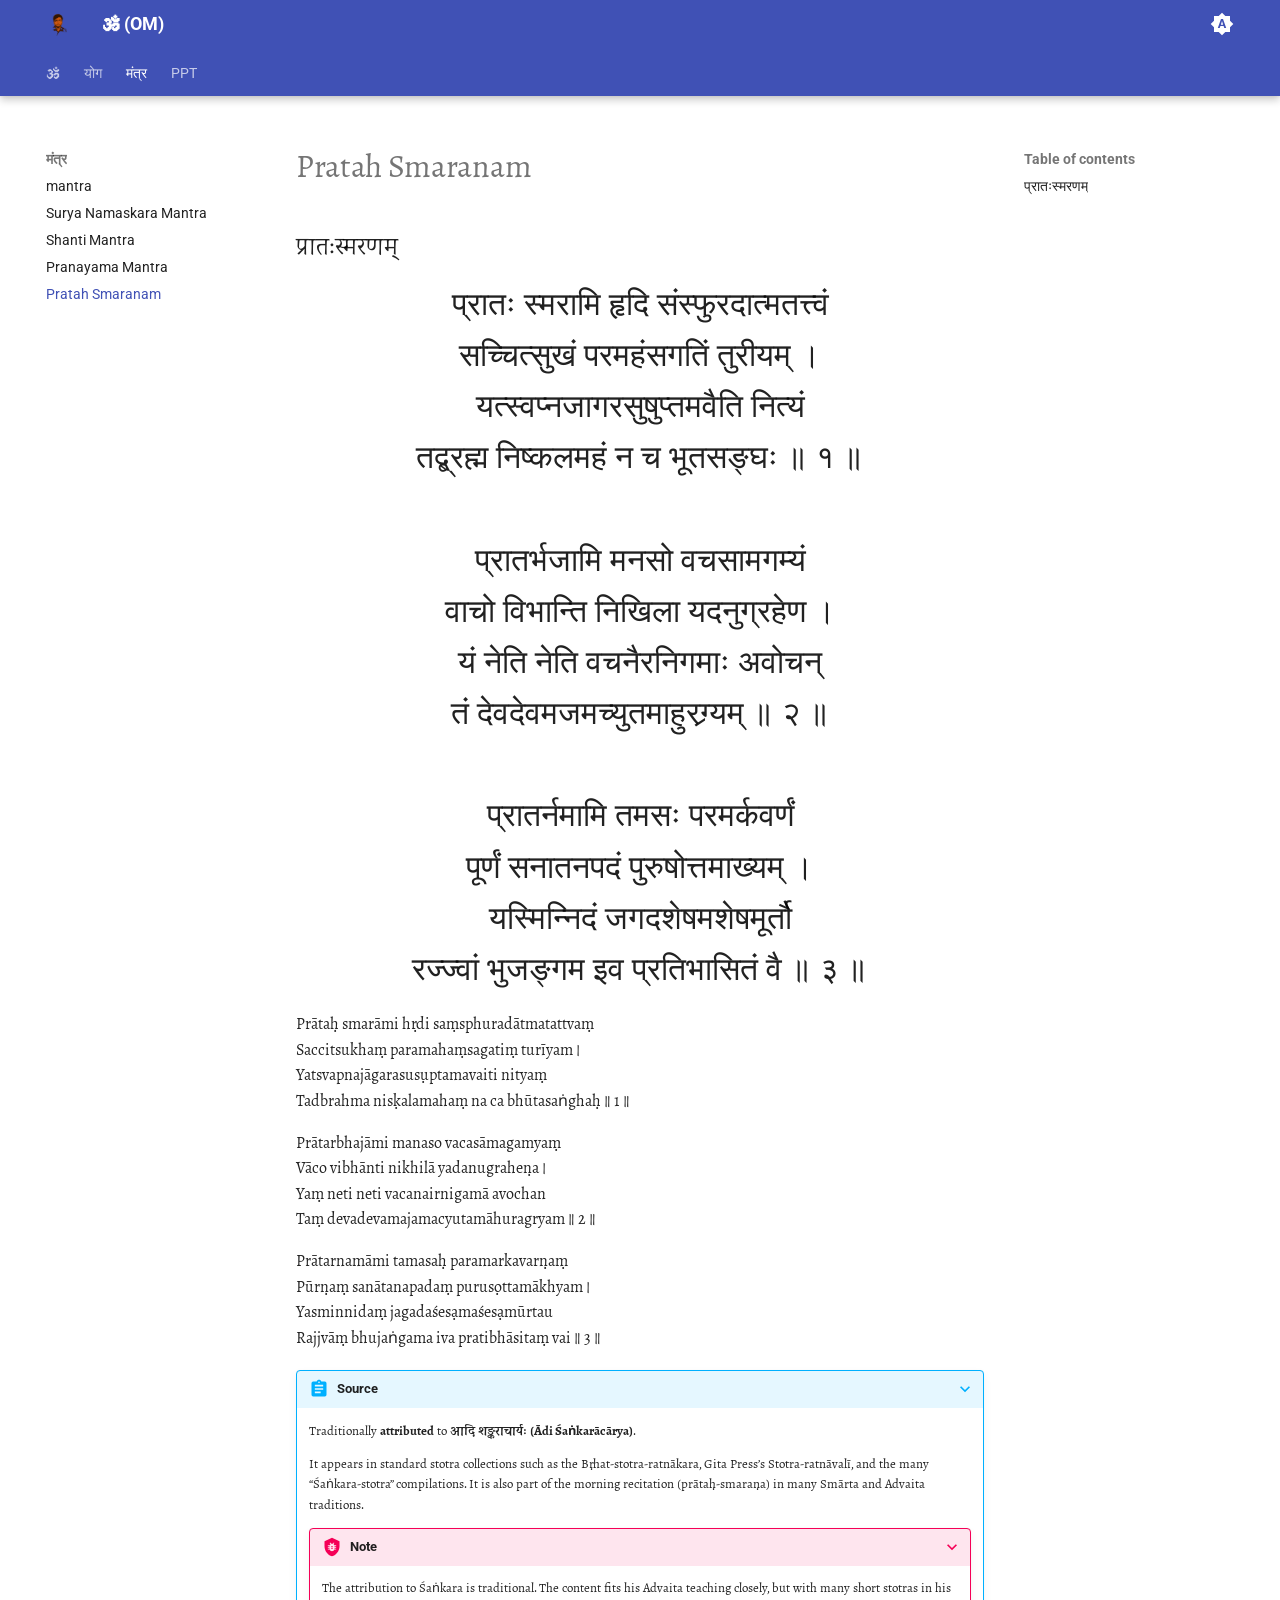
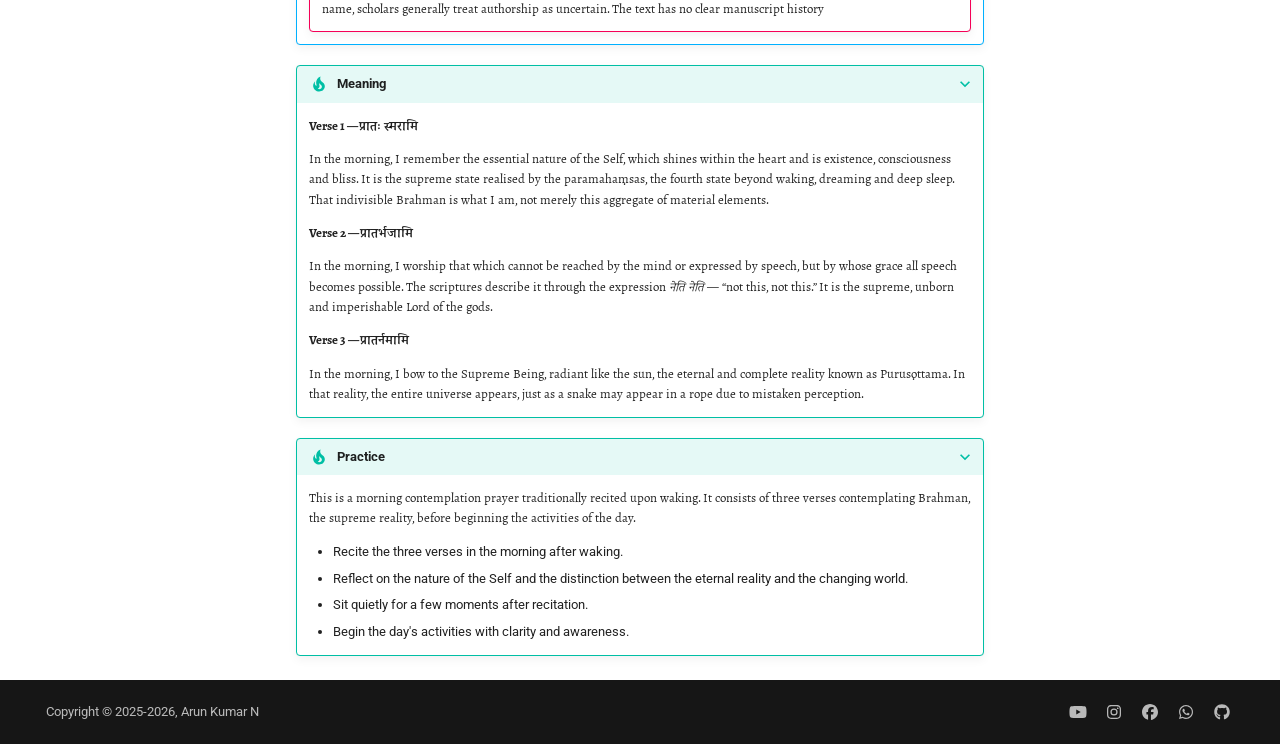
<file: mantra/pratah_smaranam/index.html>
<!doctype html>
<html lang="en" class="no-js">
  <head>
    
    <meta charset="utf-8">
    <meta name="viewport" content="width=device-width,initial-scale=1">
    
    
        <meta name="author" content="Arun kumar N">
    
    
        <link rel="canonical" href="https://om.arunkumarn.in/mantra/pratah_smaranam/">
    
    
        <link rel="prev" href="../pranayama_mantra/">
    
    
        <link rel="next" href="../../presentation/">
    
    
    <link rel="icon" href="../../assets/image/favicon.png">

    <meta property="og:type" content="website" />
    
        <meta property="og:title" content="Pratah Smaranam" />
    
    
    
        <meta property="og:url" content="https://om.arunkumarn.in/mantra/pratah_smaranam/">
    
    <meta property="og:site_name" content="🕉 (OM)" />
    


    <meta name="twitter:card" content="summary" />
    
    
        <meta name="twitter:title"  content="Pratah Smaranam" />
    
    
    <meta name="twitter:site" content="@arunkumarn_eee" />
    
    <meta name="twitter:creator" content="@arunkumarn_eee" />

    
      
        <title>Pratah Smaranam - 🕉 (OM)</title>
      
    
    
      <link rel="stylesheet" href="../../assets/stylesheets/main.ec1eaa64.min.css">
      
        
        <link rel="stylesheet" href="../../assets/stylesheets/palette.ab4e12ef.min.css">
      
      


    
    
      
    
    
      
        
        
        <link rel="preconnect" href="https://fonts.gstatic.com" crossorigin>
        <link rel="stylesheet" href="https://fonts.googleapis.com/css?family=Roboto:300,300i,400,400i,700,700i%7CRoboto+Mono:400,400i,700,700i&display=fallback">
        <style>:root{--md-text-font:"Roboto";--md-code-font:"Roboto Mono"}</style>
      
    
    
      <link rel="stylesheet" href="../../stylesheets/extra.css">
    
    <script>__md_scope=new URL("../..",location),__md_hash=e=>[...e].reduce(((e,_)=>(e<<5)-e+_.charCodeAt(0)),0),__md_get=(e,_=localStorage,t=__md_scope)=>JSON.parse(_.getItem(t.pathname+"."+e)),__md_set=(e,_,t=localStorage,a=__md_scope)=>{try{t.setItem(a.pathname+"."+e,JSON.stringify(_))}catch(e){}}</script>
    
      

    
    
  </head>
  
  
    
    
      
    
    
    
    
    <body dir="ltr" data-md-color-scheme="default" data-md-color-primary="black" data-md-color-accent="amber">
  
    
    <input class="md-toggle" data-md-toggle="drawer" type="checkbox" id="__drawer" autocomplete="off">
    <input class="md-toggle" data-md-toggle="search" type="checkbox" id="__search" autocomplete="off">
    <label class="md-overlay" for="__drawer"></label>
    <div data-md-component="skip">
      
        
        <a href="#_1" class="md-skip">
          Skip to content
        </a>
      
    </div>
    <div data-md-component="announce">
      
    </div>
    
    
      

  

<header class="md-header md-header--shadow md-header--lifted" data-md-component="header">
  <nav class="md-header__inner md-grid" aria-label="Header">
    <a href="../.." title="🕉 (OM)" class="md-header__button md-logo" aria-label="🕉 (OM)" data-md-component="logo">
      
  <img src="../../assets/image/favicon.png" alt="logo">

    </a>
    <label class="md-header__button md-icon" for="__drawer">
      
      <svg xmlns="http://www.w3.org/2000/svg" viewBox="0 0 24 24"><path d="M3 6h18v2H3zm0 5h18v2H3zm0 5h18v2H3z"/></svg>
    </label>
    <div class="md-header__title" data-md-component="header-title">
      <div class="md-header__ellipsis">
        <div class="md-header__topic">
          <span class="md-ellipsis">
            🕉 (OM)
          </span>
        </div>
        <div class="md-header__topic" data-md-component="header-topic">
          <span class="md-ellipsis">
            
              Pratah Smaranam
            
          </span>
        </div>
      </div>
    </div>
    
      
        <form class="md-header__option" data-md-component="palette">
  
    
    
    
    <input class="md-option" data-md-color-media="(prefers-color-scheme)" data-md-color-scheme="default" data-md-color-primary="black" data-md-color-accent="amber"  aria-label="Switch to light mode"  type="radio" name="__palette" id="__palette_0">
    
      <label class="md-header__button md-icon" title="Switch to light mode" for="__palette_1" hidden>
        <svg xmlns="http://www.w3.org/2000/svg" viewBox="0 0 24 24"><path d="m14.3 16-.7-2h-3.2l-.7 2H7.8L11 7h2l3.2 9zM20 8.69V4h-4.69L12 .69 8.69 4H4v4.69L.69 12 4 15.31V20h4.69L12 23.31 15.31 20H20v-4.69L23.31 12zm-9.15 3.96h2.3L12 9z"/></svg>
      </label>
    
  
    
    
    
    <input class="md-option" data-md-color-media="(prefers-color-scheme: light)" data-md-color-scheme="default" data-md-color-primary="indigo" data-md-color-accent="deep-orange"  aria-label="Switch to dark mode"  type="radio" name="__palette" id="__palette_1">
    
      <label class="md-header__button md-icon" title="Switch to dark mode" for="__palette_2" hidden>
        <svg xmlns="http://www.w3.org/2000/svg" viewBox="0 0 24 24"><path d="M12 8a4 4 0 0 0-4 4 4 4 0 0 0 4 4 4 4 0 0 0 4-4 4 4 0 0 0-4-4m0 10a6 6 0 0 1-6-6 6 6 0 0 1 6-6 6 6 0 0 1 6 6 6 6 0 0 1-6 6m8-9.31V4h-4.69L12 .69 8.69 4H4v4.69L.69 12 4 15.31V20h4.69L12 23.31 15.31 20H20v-4.69L23.31 12z"/></svg>
      </label>
    
  
    
    
    
    <input class="md-option" data-md-color-media="(prefers-color-scheme: dark)" data-md-color-scheme="slate" data-md-color-primary="black" data-md-color-accent="amber"  aria-label="Switch to system preference"  type="radio" name="__palette" id="__palette_2">
    
      <label class="md-header__button md-icon" title="Switch to system preference" for="__palette_0" hidden>
        <svg xmlns="http://www.w3.org/2000/svg" viewBox="0 0 24 24"><path d="M12 18c-.89 0-1.74-.2-2.5-.55C11.56 16.5 13 14.42 13 12s-1.44-4.5-3.5-5.45C10.26 6.2 11.11 6 12 6a6 6 0 0 1 6 6 6 6 0 0 1-6 6m8-9.31V4h-4.69L12 .69 8.69 4H4v4.69L.69 12 4 15.31V20h4.69L12 23.31 15.31 20H20v-4.69L23.31 12z"/></svg>
      </label>
    
  
</form>
      
    
    
      <script>var palette=__md_get("__palette");if(palette&&palette.color){if("(prefers-color-scheme)"===palette.color.media){var media=matchMedia("(prefers-color-scheme: light)"),input=document.querySelector(media.matches?"[data-md-color-media='(prefers-color-scheme: light)']":"[data-md-color-media='(prefers-color-scheme: dark)']");palette.color.media=input.getAttribute("data-md-color-media"),palette.color.scheme=input.getAttribute("data-md-color-scheme"),palette.color.primary=input.getAttribute("data-md-color-primary"),palette.color.accent=input.getAttribute("data-md-color-accent")}for(var[key,value]of Object.entries(palette.color))document.body.setAttribute("data-md-color-"+key,value)}</script>
    
    
    
    
  </nav>
  
    
      
<nav class="md-tabs" aria-label="Tabs" data-md-component="tabs">
  <div class="md-grid">
    <ul class="md-tabs__list">
      
        
  
  
  
  
    <li class="md-tabs__item">
      <a href="../.." class="md-tabs__link">
        
  
  
    
  
  🕉

      </a>
    </li>
  

      
        
  
  
  
  
    
    
      <li class="md-tabs__item">
        <a href="../../yoga/" class="md-tabs__link">
          
  
  
  योग

        </a>
      </li>
    
  

      
        
  
  
  
    
  
  
    
    
      <li class="md-tabs__item md-tabs__item--active">
        <a href="../" class="md-tabs__link">
          
  
  
  मंत्र

        </a>
      </li>
    
  

      
        
  
  
  
  
    <li class="md-tabs__item">
      <a href="../../presentation/" class="md-tabs__link">
        
  
  
    
  
  PPT

      </a>
    </li>
  

      
    </ul>
  </div>
</nav>
    
  
</header>
    
    <div class="md-container" data-md-component="container">
      
      
        
      
      <main class="md-main" data-md-component="main">
        <div class="md-main__inner md-grid">
          
            
              
              <div class="md-sidebar md-sidebar--primary" data-md-component="sidebar" data-md-type="navigation" >
                <div class="md-sidebar__scrollwrap">
                  <div class="md-sidebar__inner">
                    


  


<nav class="md-nav md-nav--primary md-nav--lifted" aria-label="Navigation" data-md-level="0">
  <label class="md-nav__title" for="__drawer">
    <a href="../.." title="🕉 (OM)" class="md-nav__button md-logo" aria-label="🕉 (OM)" data-md-component="logo">
      
  <img src="../../assets/image/favicon.png" alt="logo">

    </a>
    🕉 (OM)
  </label>
  
  <ul class="md-nav__list" data-md-scrollfix>
    
      
      
  
  
  
  
    <li class="md-nav__item">
      <a href="../.." class="md-nav__link">
        
  
  
  <span class="md-ellipsis">
    
  
    🕉
  

    
  </span>
  
  

      </a>
    </li>
  

    
      
      
  
  
  
  
    
    
    
    
      
      
    
    
    <li class="md-nav__item md-nav__item--nested">
      
        
        
        <input class="md-nav__toggle md-toggle " type="checkbox" id="__nav_2" >
        
          
          <label class="md-nav__link" for="__nav_2" id="__nav_2_label" tabindex="0">
            
  
  
  <span class="md-ellipsis">
    
  
    योग
  

    
  </span>
  
  

            <span class="md-nav__icon md-icon"></span>
          </label>
        
        <nav class="md-nav" data-md-level="1" aria-labelledby="__nav_2_label" aria-expanded="false">
          <label class="md-nav__title" for="__nav_2">
            <span class="md-nav__icon md-icon"></span>
            
  
    योग
  

          </label>
          <ul class="md-nav__list" data-md-scrollfix>
            
              
                
  
  
  
  
    <li class="md-nav__item">
      <a href="../../yoga/" class="md-nav__link">
        
  
  
  <span class="md-ellipsis">
    
  
    yoga
  

    
  </span>
  
  

      </a>
    </li>
  

              
            
              
                
  
  
  
  
    <li class="md-nav__item">
      <a href="../../yoga/patanjali-yoga-sutra/" class="md-nav__link">
        
  
  
  <span class="md-ellipsis">
    
  
    योगसूत्र
  

    
  </span>
  
  

      </a>
    </li>
  

              
            
              
                
  
  
  
  
    <li class="md-nav__item">
      <a href="../../yoga/asana/" class="md-nav__link">
        
  
  
  <span class="md-ellipsis">
    
  
    Asana
  

    
  </span>
  
  

      </a>
    </li>
  

              
            
          </ul>
        </nav>
      
    </li>
  

    
      
      
  
  
    
  
  
  
    
    
    
    
      
        
        
      
      
    
    
    <li class="md-nav__item md-nav__item--active md-nav__item--section md-nav__item--nested">
      
        
        
        <input class="md-nav__toggle md-toggle " type="checkbox" id="__nav_3" checked>
        
          
          <label class="md-nav__link" for="__nav_3" id="__nav_3_label" tabindex="">
            
  
  
  <span class="md-ellipsis">
    
  
    मंत्र
  

    
  </span>
  
  

            <span class="md-nav__icon md-icon"></span>
          </label>
        
        <nav class="md-nav" data-md-level="1" aria-labelledby="__nav_3_label" aria-expanded="true">
          <label class="md-nav__title" for="__nav_3">
            <span class="md-nav__icon md-icon"></span>
            
  
    मंत्र
  

          </label>
          <ul class="md-nav__list" data-md-scrollfix>
            
              
                
  
  
  
  
    <li class="md-nav__item">
      <a href="../" class="md-nav__link">
        
  
  
  <span class="md-ellipsis">
    
  
    mantra
  

    
  </span>
  
  

      </a>
    </li>
  

              
            
              
                
  
  
  
  
    <li class="md-nav__item">
      <a href="../surya_namaskara_mantra/" class="md-nav__link">
        
  
  
  <span class="md-ellipsis">
    
  
    Surya Namaskara Mantra
  

    
  </span>
  
  

      </a>
    </li>
  

              
            
              
                
  
  
  
  
    <li class="md-nav__item">
      <a href="../shanti_mantra/" class="md-nav__link">
        
  
  
  <span class="md-ellipsis">
    
  
    Shanti Mantra
  

    
  </span>
  
  

      </a>
    </li>
  

              
            
              
                
  
  
  
  
    <li class="md-nav__item">
      <a href="../pranayama_mantra/" class="md-nav__link">
        
  
  
  <span class="md-ellipsis">
    
  
    Pranayama Mantra
  

    
  </span>
  
  

      </a>
    </li>
  

              
            
              
                
  
  
    
  
  
  
    <li class="md-nav__item md-nav__item--active">
      
      <input class="md-nav__toggle md-toggle" type="checkbox" id="__toc">
      
      
      
        <label class="md-nav__link md-nav__link--active" for="__toc">
          
  
  
  <span class="md-ellipsis">
    
  
    Pratah Smaranam
  

    
  </span>
  
  

          <span class="md-nav__icon md-icon"></span>
        </label>
      
      <a href="./" class="md-nav__link md-nav__link--active">
        
  
  
  <span class="md-ellipsis">
    
  
    Pratah Smaranam
  

    
  </span>
  
  

      </a>
      
        

<nav class="md-nav md-nav--secondary" aria-label="Table of contents">
  
  
  
  
    <label class="md-nav__title" for="__toc">
      <span class="md-nav__icon md-icon"></span>
      Table of contents
    </label>
    <ul class="md-nav__list" data-md-component="toc" data-md-scrollfix>
      
        <li class="md-nav__item">
  <a href="#_1" class="md-nav__link">
    <span class="md-ellipsis">
      
        प्रातःस्मरणम्
      
    </span>
  </a>
  
</li>
      
    </ul>
  
</nav>
      
    </li>
  

              
            
          </ul>
        </nav>
      
    </li>
  

    
      
      
  
  
  
  
    <li class="md-nav__item">
      <a href="../../presentation/" class="md-nav__link">
        
  
  
  <span class="md-ellipsis">
    
  
    PPT
  

    
  </span>
  
  

      </a>
    </li>
  

    
  </ul>
</nav>
                  </div>
                </div>
              </div>
            
            
              
              <div class="md-sidebar md-sidebar--secondary" data-md-component="sidebar" data-md-type="toc" >
                <div class="md-sidebar__scrollwrap">
                  <div class="md-sidebar__inner">
                    

<nav class="md-nav md-nav--secondary" aria-label="Table of contents">
  
  
  
  
    <label class="md-nav__title" for="__toc">
      <span class="md-nav__icon md-icon"></span>
      Table of contents
    </label>
    <ul class="md-nav__list" data-md-component="toc" data-md-scrollfix>
      
        <li class="md-nav__item">
  <a href="#_1" class="md-nav__link">
    <span class="md-ellipsis">
      
        प्रातःस्मरणम्
      
    </span>
  </a>
  
</li>
      
    </ul>
  
</nav>
                  </div>
                </div>
              </div>
            
          
          
            <div class="md-content" data-md-component="content">
              
              <article class="md-content__inner md-typeset">
                
                  



  <h1>Pratah Smaranam</h1>

<div><h2 id="_1">प्रातःस्मरणम्</h2>
<div class="vedic-text">
प्रातः स्मरामि हृदि संस्फुरदात्मतत्त्वं <br/>
सच्चित्सुखं परमहंसगतिं तुरीयम् । <br/>
यत्स्वप्नजागरसुषुप्तमवैति नित्यं <br/>
तद्ब्रह्म निष्कलमहं न च भूतसङ्घः ॥ १ ॥ <br/>
<br/>
प्रातर्भजामि मनसो वचसामगम्यं <br/>
वाचो विभान्ति निखिला यदनुग्रहेण । <br/>
यं नेति नेति वचनैरनिगमाः अवोचन् <br/>
तं देवदेवमजमच्युतमाहुरग्र्यम् ॥ २ ॥ <br/>
<br/>
प्रातर्नमामि तमसः परमर्कवर्णं <br/>
पूर्णं सनातनपदं पुरुषोत्तमाख्यम् । <br/>
यस्मिन्निदं जगदशेषमशेषमूर्तौ <br/>
रज्ज्वां भुजङ्गम इव प्रतिभासितं वै ॥ ३ ॥ <br/>
</div>
<p>Prātaḥ smarāmi hṛdi saṃsphuradātmatattvaṃ<br/>
Saccitsukhaṃ paramahaṃsagatiṃ turīyam ।<br/>
Yatsvapnajāgarasuṣuptamavaiti nityaṃ<br/>
Tadbrahma niṣkalamahaṃ na ca bhūtasaṅghaḥ ॥ 1 ॥</p>
<p>Prātarbhajāmi manaso vacasāmagamyaṃ<br/>
Vāco vibhānti nikhilā yadanugraheṇa ।<br/>
Yaṃ neti neti vacanairnigamā avochan<br/>
Taṃ devadevamajamacyutamāhuragryam ॥ 2 ॥</p>
<p>Prātarnamāmi tamasaḥ paramarkavarṇaṃ<br/>
Pūrṇaṃ sanātanapadaṃ puruṣottamākhyam ।<br/>
Yasminnidaṃ jagadaśeṣamaśeṣamūrtau<br/>
Rajjvāṃ bhujaṅgama iva pratibhāsitaṃ vai ॥ 3 ॥</p>
<details class="abstract" open="open">
<summary>Source</summary>
<p>Traditionally <strong>attributed</strong> to <strong>आदि शङ्कराचार्यः (Ādi Śaṅkarācārya)</strong>.</p>
<p>It appears in standard stotra collections such as the Bṛhat-stotra-ratnākara, Gita Press’s Stotra-ratnāvalī, and the many “Śaṅkara-stotra” compilations. It is also part of the morning recitation (prātaḥ-smaraṇa) in many Smārta and Advaita traditions.</p>
<details class="bug" open="open">
<summary>Note</summary>
<p>The attribution to Śaṅkara is traditional. The content fits his Advaita teaching closely, but with many short stotras in his name, scholars generally treat authorship as uncertain. The text has no clear manuscript history</p>
</details>
</details>
<details class="tip" open="open">
<summary>Meaning</summary>
<p><strong>Verse 1 — प्रातः स्मरामि</strong></p>
<p>In the morning, I remember the essential nature of the Self, which shines within the heart and is existence, consciousness and bliss. It is the supreme state realised by the paramahaṃsas, the fourth state beyond waking, dreaming and deep sleep. That indivisible Brahman is what I am, not merely this aggregate of material elements.</p>
<p><strong>Verse 2 — प्रातर्भजामि</strong></p>
<p>In the morning, I worship that which cannot be reached by the mind or expressed by speech, but by whose grace all speech becomes possible. The scriptures describe it through the expression <em>नेति नेति</em> — “not this, not this.” It is the supreme, unborn and imperishable Lord of the gods.</p>
<p><strong>Verse 3 — प्रातर्नमामि</strong></p>
<p>In the morning, I bow to the Supreme Being, radiant like the sun, the eternal and complete reality known as Puruṣottama. In that reality, the entire universe appears, just as a snake may appear in a rope due to mistaken perception.</p>
</details>
<details class="tip" open="open">
<summary>Practice</summary>
<p>This is a morning contemplation prayer traditionally recited upon waking. It consists of three verses contemplating Brahman, the supreme reality, before beginning the activities of the day.</p>
<ul>
<li>Recite the three verses in the morning after waking.</li>
<li>Reflect on the nature of the Self and the distinction between the eternal reality and the changing world.</li>
<li>Sit quietly for a few moments after recitation.</li>
<li>Begin the day's activities with clarity and awareness.</li>
</ul>
</details></div>







  
  






                
              </article>
            </div>
          
          
  <script>var tabs=__md_get("__tabs");if(Array.isArray(tabs))e:for(var set of document.querySelectorAll(".tabbed-set")){var labels=set.querySelector(".tabbed-labels");for(var tab of tabs)for(var label of labels.getElementsByTagName("label"))if(label.innerText.trim()===tab){var input=document.getElementById(label.htmlFor);input.checked=!0;continue e}}</script>

<script>var target=document.getElementById(location.hash.slice(1));target&&target.name&&(target.checked=target.name.startsWith("__tabbed_"))</script>
        </div>
        
          <button type="button" class="md-top md-icon" data-md-component="top" hidden>
  
  <svg xmlns="http://www.w3.org/2000/svg" viewBox="0 0 24 24"><path d="M13 20h-2V8l-5.5 5.5-1.42-1.42L12 4.16l7.92 7.92-1.42 1.42L13 8z"/></svg>
  Back to top
</button>
        
      </main>
      
        <footer class="md-footer">
  
  <div class="md-footer-meta md-typeset">
    <div class="md-footer-meta__inner md-grid">
      <div class="md-copyright">
  
    <div class="md-copyright__highlight">
      Copyright &copy; 2025-2026, Arun Kumar N
    </div>
  
  
</div>
      
        
<div class="md-social">
  
    
    
    
    
    <a href="https://www.youtube.com/@AttoDisk?sub_confirmation=1" target="_blank" rel="noopener" title="Atto Disk on youtube" class="md-social__link">
      <svg xmlns="http://www.w3.org/2000/svg" viewBox="0 0 576 512"><!--! Font Awesome Free 7.1.0 by @fontawesome - https://fontawesome.com License - https://fontawesome.com/license/free (Icons: CC BY 4.0, Fonts: SIL OFL 1.1, Code: MIT License) Copyright 2025 Fonticons, Inc.--><path d="M549.7 124.1c-6.2-23.7-24.8-42.3-48.3-48.6C458.9 64 288.1 64 288.1 64S117.3 64 74.7 75.5c-23.5 6.3-42 24.9-48.3 48.6C15 167 15 256.4 15 256.4s0 89.4 11.4 132.3c6.3 23.6 24.8 41.5 48.3 47.8C117.3 448 288.1 448 288.1 448s170.8 0 213.4-11.5c23.5-6.3 42-24.2 48.3-47.8 11.4-42.9 11.4-132.3 11.4-132.3s0-89.4-11.4-132.3zM232.2 337.6V175.2l142.7 81.2z"/></svg>
    </a>
  
    
    
    
    
    <a href="https://instagram.com/aavishkarah" target="_blank" rel="noopener" title="Aavishkarah on Instagram" class="md-social__link">
      <svg xmlns="http://www.w3.org/2000/svg" viewBox="0 0 448 512"><!--! Font Awesome Free 7.1.0 by @fontawesome - https://fontawesome.com License - https://fontawesome.com/license/free (Icons: CC BY 4.0, Fonts: SIL OFL 1.1, Code: MIT License) Copyright 2025 Fonticons, Inc.--><path d="M224.3 141a115 115 0 1 0-.6 230 115 115 0 1 0 .6-230m-.6 40.4a74.6 74.6 0 1 1 .6 149.2 74.6 74.6 0 1 1-.6-149.2m93.4-45.1a26.8 26.8 0 1 1 53.6 0 26.8 26.8 0 1 1-53.6 0m129.7 27.2c-1.7-35.9-9.9-67.7-36.2-93.9-26.2-26.2-58-34.4-93.9-36.2-37-2.1-147.9-2.1-184.9 0-35.8 1.7-67.6 9.9-93.9 36.1s-34.4 58-36.2 93.9c-2.1 37-2.1 147.9 0 184.9 1.7 35.9 9.9 67.7 36.2 93.9s58 34.4 93.9 36.2c37 2.1 147.9 2.1 184.9 0 35.9-1.7 67.7-9.9 93.9-36.2 26.2-26.2 34.4-58 36.2-93.9 2.1-37 2.1-147.8 0-184.8M399 388c-7.8 19.6-22.9 34.7-42.6 42.6-29.5 11.7-99.5 9-132.1 9s-102.7 2.6-132.1-9c-19.6-7.8-34.7-22.9-42.6-42.6-11.7-29.5-9-99.5-9-132.1s-2.6-102.7 9-132.1c7.8-19.6 22.9-34.7 42.6-42.6 29.5-11.7 99.5-9 132.1-9s102.7-2.6 132.1 9c19.6 7.8 34.7 22.9 42.6 42.6 11.7 29.5 9 99.5 9 132.1s2.7 102.7-9 132.1"/></svg>
    </a>
  
    
    
    
    
    <a href="https://facebook.com/people/Aavishkarah/61573021117727" target="_blank" rel="noopener" title="Aavishkarah on Facebook" class="md-social__link">
      <svg xmlns="http://www.w3.org/2000/svg" viewBox="0 0 512 512"><!--! Font Awesome Free 7.1.0 by @fontawesome - https://fontawesome.com License - https://fontawesome.com/license/free (Icons: CC BY 4.0, Fonts: SIL OFL 1.1, Code: MIT License) Copyright 2025 Fonticons, Inc.--><path d="M512 256C512 114.6 397.4 0 256 0S0 114.6 0 256c0 120 82.7 220.8 194.2 248.5V334.2h-52.8V256h52.8v-33.7c0-87.1 39.4-127.5 125-127.5 16.2 0 44.2 3.2 55.7 6.4V172c-6-.6-16.5-1-29.6-1-42 0-58.2 15.9-58.2 57.2V256h83.6l-14.4 78.2H287v175.9C413.8 494.8 512 386.9 512 256"/></svg>
    </a>
  
    
    
    
    
    <a href="https://whatsapp.com/channel/0029Vb5ddY75a24ASH3a4535" target="_blank" rel="noopener" title="Aavishkarah on WhatsApp" class="md-social__link">
      <svg xmlns="http://www.w3.org/2000/svg" viewBox="0 0 448 512"><!--! Font Awesome Free 7.1.0 by @fontawesome - https://fontawesome.com License - https://fontawesome.com/license/free (Icons: CC BY 4.0, Fonts: SIL OFL 1.1, Code: MIT License) Copyright 2025 Fonticons, Inc.--><path d="M380.9 97.1C339 55.1 283.2 32 223.9 32c-122.4 0-222 99.6-222 222 0 39.1 10.2 77.3 29.6 111L0 480l117.7-30.9c32.4 17.7 68.9 27 106.1 27h.1c122.3 0 224.1-99.6 224.1-222 0-59.3-25.2-115-67.1-157m-157 341.6c-33.2 0-65.7-8.9-94-25.7l-6.7-4-69.8 18.3L72 359.2l-4.4-7c-18.5-29.4-28.2-63.3-28.2-98.2 0-101.7 82.8-184.5 184.6-184.5 49.3 0 95.6 19.2 130.4 54.1s56.2 81.2 56.1 130.5c0 101.8-84.9 184.6-186.6 184.6m101.2-138.2c-5.5-2.8-32.8-16.2-37.9-18-5.1-1.9-8.8-2.8-12.5 2.8s-14.3 18-17.6 21.8c-3.2 3.7-6.5 4.2-12 1.4-32.6-16.3-54-29.1-75.5-66-5.7-9.8 5.7-9.1 16.3-30.3 1.8-3.7.9-6.9-.5-9.7s-12.5-30.1-17.1-41.2c-4.5-10.8-9.1-9.3-12.5-9.5-3.2-.2-6.9-.2-10.6-.2s-9.7 1.4-14.8 6.9c-5.1 5.6-19.4 19-19.4 46.3s19.9 53.7 22.6 57.4c2.8 3.7 39.1 59.7 94.8 83.8 35.2 15.2 49 16.5 66.6 13.9 10.7-1.6 32.8-13.4 37.4-26.4s4.6-24.1 3.2-26.4c-1.3-2.5-5-3.9-10.5-6.6"/></svg>
    </a>
  
    
    
    
    
    <a href="https://github.com/aavishkarah" target="_blank" rel="noopener" title="Aavishkarah on Github" class="md-social__link">
      <svg xmlns="http://www.w3.org/2000/svg" viewBox="0 0 512 512"><!--! Font Awesome Free 7.1.0 by @fontawesome - https://fontawesome.com License - https://fontawesome.com/license/free (Icons: CC BY 4.0, Fonts: SIL OFL 1.1, Code: MIT License) Copyright 2025 Fonticons, Inc.--><path d="M173.9 397.4c0 2-2.3 3.6-5.2 3.6-3.3.3-5.6-1.3-5.6-3.6 0-2 2.3-3.6 5.2-3.6 3-.3 5.6 1.3 5.6 3.6m-31.1-4.5c-.7 2 1.3 4.3 4.3 4.9 2.6 1 5.6 0 6.2-2s-1.3-4.3-4.3-5.2c-2.6-.7-5.5.3-6.2 2.3m44.2-1.7c-2.9.7-4.9 2.6-4.6 4.9.3 2 2.9 3.3 5.9 2.6 2.9-.7 4.9-2.6 4.6-4.6-.3-1.9-3-3.2-5.9-2.9M252.8 8C114.1 8 8 113.3 8 252c0 110.9 69.8 205.8 169.5 239.2 12.8 2.3 17.3-5.6 17.3-12.1 0-6.2-.3-40.4-.3-61.4 0 0-70 15-84.7-29.8 0 0-11.4-29.1-27.8-36.6 0 0-22.9-15.7 1.6-15.4 0 0 24.9 2 38.6 25.8 21.9 38.6 58.6 27.5 72.9 20.9 2.3-16 8.8-27.1 16-33.7-55.9-6.2-112.3-14.3-112.3-110.5 0-27.5 7.6-41.3 23.6-58.9-2.6-6.5-11.1-33.3 2.6-67.9 20.9-6.5 69 27 69 27 20-5.6 41.5-8.5 62.8-8.5s42.8 2.9 62.8 8.5c0 0 48.1-33.6 69-27 13.7 34.7 5.2 61.4 2.6 67.9 16 17.7 25.8 31.5 25.8 58.9 0 96.5-58.9 104.2-114.8 110.5 9.2 7.9 17 22.9 17 46.4 0 33.7-.3 75.4-.3 83.6 0 6.5 4.6 14.4 17.3 12.1C436.2 457.8 504 362.9 504 252 504 113.3 391.5 8 252.8 8M105.2 352.9c-1.3 1-1 3.3.7 5.2 1.6 1.6 3.9 2.3 5.2 1 1.3-1 1-3.3-.7-5.2-1.6-1.6-3.9-2.3-5.2-1m-10.8-8.1c-.7 1.3.3 2.9 2.3 3.9 1.6 1 3.6.7 4.3-.7.7-1.3-.3-2.9-2.3-3.9-2-.6-3.6-.3-4.3.7m32.4 35.6c-1.6 1.3-1 4.3 1.3 6.2 2.3 2.3 5.2 2.6 6.5 1 1.3-1.3.7-4.3-1.3-6.2-2.2-2.3-5.2-2.6-6.5-1m-11.4-14.7c-1.6 1-1.6 3.6 0 5.9s4.3 3.3 5.6 2.3c1.6-1.3 1.6-3.9 0-6.2-1.4-2.3-4-3.3-5.6-2"/></svg>
    </a>
  
</div>
      
    </div>
  </div>
</footer>
      
    </div>
    <div class="md-dialog" data-md-component="dialog">
      <div class="md-dialog__inner md-typeset"></div>
    </div>
    
    
    
      
      
      <script id="__config" type="application/json">{"annotate": null, "base": "../..", "features": ["navigation.tabs", "navigation.tabs.sticky", "navigation.top", "content.code.copy", "content.footnote.tooltips", "content.tabs.link"], "search": "../../assets/javascripts/workers/search.2c215733.min.js", "tags": null, "translations": {"clipboard.copied": "Copied to clipboard", "clipboard.copy": "Copy to clipboard", "search.result.more.one": "1 more on this page", "search.result.more.other": "# more on this page", "search.result.none": "No matching documents", "search.result.one": "1 matching document", "search.result.other": "# matching documents", "search.result.placeholder": "Type to start searching", "search.result.term.missing": "Missing", "select.version": "Select version"}, "version": null}</script>
    
    
      <script src="../../assets/javascripts/bundle.d7400e89.min.js"></script>
      
    
  </body>
</html>
</file>
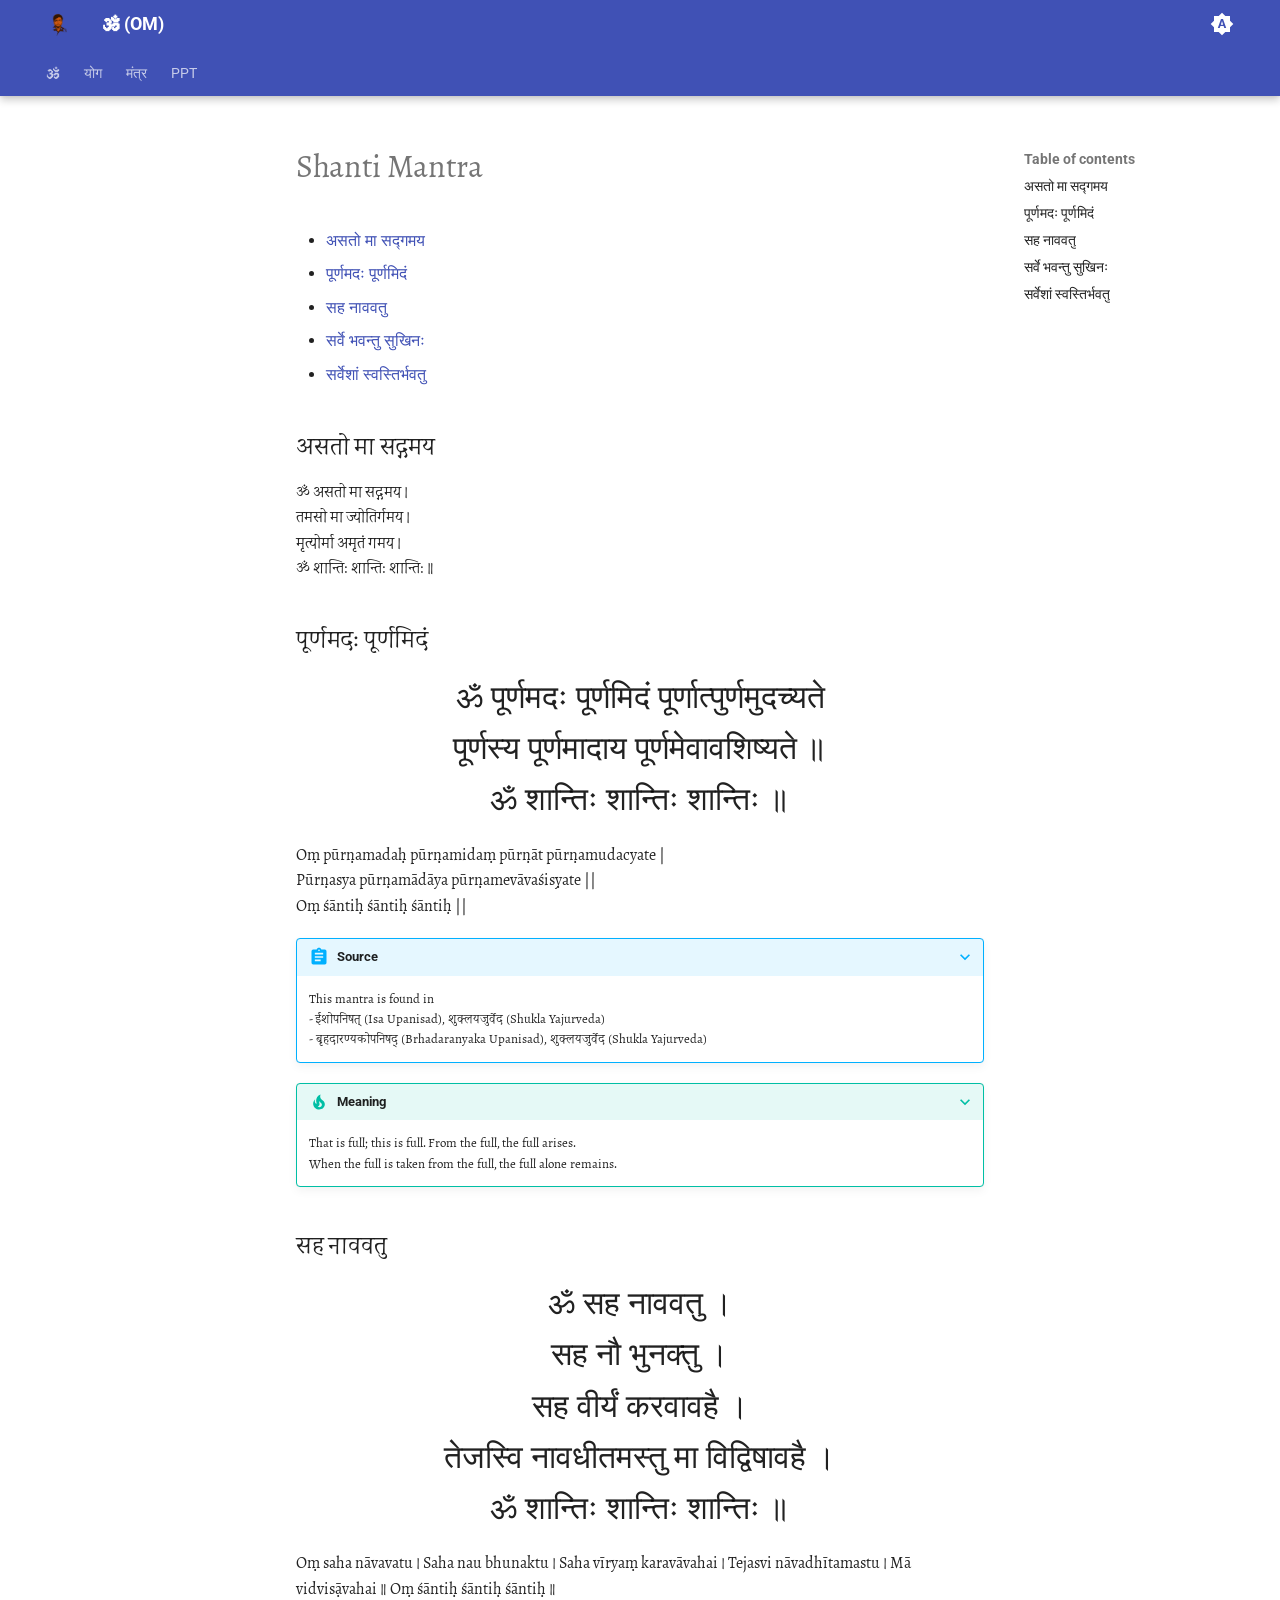
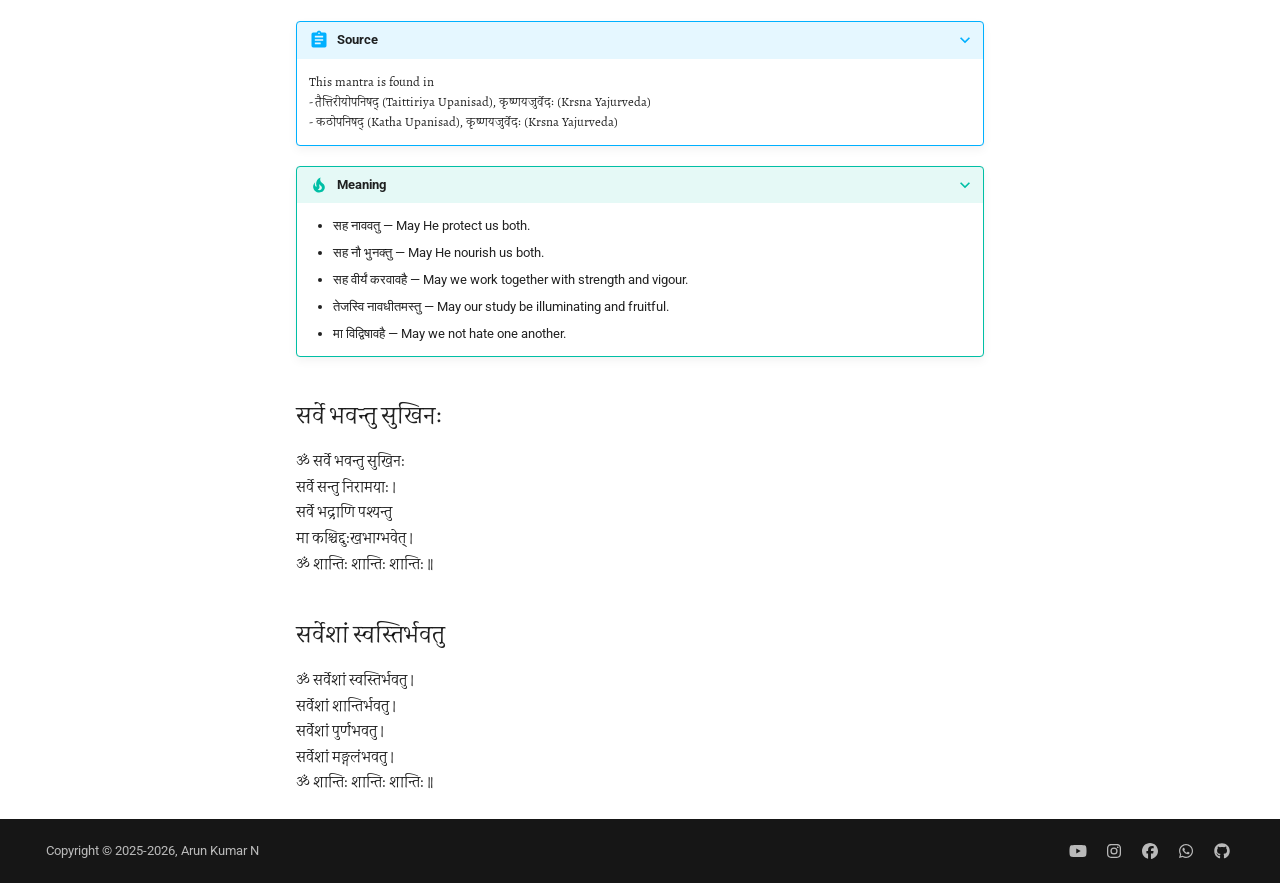
<file: mantra/shanti_mantra copy/index.html>
<!doctype html>
<html lang="en" class="no-js">
  <head>
    
    <meta charset="utf-8">
    <meta name="viewport" content="width=device-width,initial-scale=1">
    
    
        <meta name="author" content="Arun kumar N">
    
    
        <link rel="canonical" href="https://om.arunkumarn.in/mantra/shanti_mantra%20copy/">
    
    
    
    
    <link rel="icon" href="../../assets/image/favicon.png">

    <meta property="og:type" content="website" />
    
        <meta property="og:title" content="Shanti Mantra" />
    
    
    
        <meta property="og:url" content="https://om.arunkumarn.in/mantra/shanti_mantra%20copy/">
    
    <meta property="og:site_name" content="🕉 (OM)" />
    


    <meta name="twitter:card" content="summary" />
    
    
        <meta name="twitter:title"  content="Shanti Mantra" />
    
    
    <meta name="twitter:site" content="@arunkumarn_eee" />
    
    <meta name="twitter:creator" content="@arunkumarn_eee" />

    
      
        <title>Shanti Mantra - 🕉 (OM)</title>
      
    
    
      <link rel="stylesheet" href="../../assets/stylesheets/main.ec1eaa64.min.css">
      
        
        <link rel="stylesheet" href="../../assets/stylesheets/palette.ab4e12ef.min.css">
      
      


    
    
      
    
    
      
        
        
        <link rel="preconnect" href="https://fonts.gstatic.com" crossorigin>
        <link rel="stylesheet" href="https://fonts.googleapis.com/css?family=Roboto:300,300i,400,400i,700,700i%7CRoboto+Mono:400,400i,700,700i&display=fallback">
        <style>:root{--md-text-font:"Roboto";--md-code-font:"Roboto Mono"}</style>
      
    
    
      <link rel="stylesheet" href="../../stylesheets/extra.css">
    
    <script>__md_scope=new URL("../..",location),__md_hash=e=>[...e].reduce(((e,_)=>(e<<5)-e+_.charCodeAt(0)),0),__md_get=(e,_=localStorage,t=__md_scope)=>JSON.parse(_.getItem(t.pathname+"."+e)),__md_set=(e,_,t=localStorage,a=__md_scope)=>{try{t.setItem(a.pathname+"."+e,JSON.stringify(_))}catch(e){}}</script>
    
      

    
    
  </head>
  
  
    
    
      
    
    
    
    
    <body dir="ltr" data-md-color-scheme="default" data-md-color-primary="black" data-md-color-accent="amber">
  
    
    <input class="md-toggle" data-md-toggle="drawer" type="checkbox" id="__drawer" autocomplete="off">
    <input class="md-toggle" data-md-toggle="search" type="checkbox" id="__search" autocomplete="off">
    <label class="md-overlay" for="__drawer"></label>
    <div data-md-component="skip">
      
        
        <a href="#_1" class="md-skip">
          Skip to content
        </a>
      
    </div>
    <div data-md-component="announce">
      
    </div>
    
    
      

  

<header class="md-header md-header--shadow md-header--lifted" data-md-component="header">
  <nav class="md-header__inner md-grid" aria-label="Header">
    <a href="../.." title="🕉 (OM)" class="md-header__button md-logo" aria-label="🕉 (OM)" data-md-component="logo">
      
  <img src="../../assets/image/favicon.png" alt="logo">

    </a>
    <label class="md-header__button md-icon" for="__drawer">
      
      <svg xmlns="http://www.w3.org/2000/svg" viewBox="0 0 24 24"><path d="M3 6h18v2H3zm0 5h18v2H3zm0 5h18v2H3z"/></svg>
    </label>
    <div class="md-header__title" data-md-component="header-title">
      <div class="md-header__ellipsis">
        <div class="md-header__topic">
          <span class="md-ellipsis">
            🕉 (OM)
          </span>
        </div>
        <div class="md-header__topic" data-md-component="header-topic">
          <span class="md-ellipsis">
            
              Shanti Mantra
            
          </span>
        </div>
      </div>
    </div>
    
      
        <form class="md-header__option" data-md-component="palette">
  
    
    
    
    <input class="md-option" data-md-color-media="(prefers-color-scheme)" data-md-color-scheme="default" data-md-color-primary="black" data-md-color-accent="amber"  aria-label="Switch to light mode"  type="radio" name="__palette" id="__palette_0">
    
      <label class="md-header__button md-icon" title="Switch to light mode" for="__palette_1" hidden>
        <svg xmlns="http://www.w3.org/2000/svg" viewBox="0 0 24 24"><path d="m14.3 16-.7-2h-3.2l-.7 2H7.8L11 7h2l3.2 9zM20 8.69V4h-4.69L12 .69 8.69 4H4v4.69L.69 12 4 15.31V20h4.69L12 23.31 15.31 20H20v-4.69L23.31 12zm-9.15 3.96h2.3L12 9z"/></svg>
      </label>
    
  
    
    
    
    <input class="md-option" data-md-color-media="(prefers-color-scheme: light)" data-md-color-scheme="default" data-md-color-primary="indigo" data-md-color-accent="deep-orange"  aria-label="Switch to dark mode"  type="radio" name="__palette" id="__palette_1">
    
      <label class="md-header__button md-icon" title="Switch to dark mode" for="__palette_2" hidden>
        <svg xmlns="http://www.w3.org/2000/svg" viewBox="0 0 24 24"><path d="M12 8a4 4 0 0 0-4 4 4 4 0 0 0 4 4 4 4 0 0 0 4-4 4 4 0 0 0-4-4m0 10a6 6 0 0 1-6-6 6 6 0 0 1 6-6 6 6 0 0 1 6 6 6 6 0 0 1-6 6m8-9.31V4h-4.69L12 .69 8.69 4H4v4.69L.69 12 4 15.31V20h4.69L12 23.31 15.31 20H20v-4.69L23.31 12z"/></svg>
      </label>
    
  
    
    
    
    <input class="md-option" data-md-color-media="(prefers-color-scheme: dark)" data-md-color-scheme="slate" data-md-color-primary="black" data-md-color-accent="amber"  aria-label="Switch to system preference"  type="radio" name="__palette" id="__palette_2">
    
      <label class="md-header__button md-icon" title="Switch to system preference" for="__palette_0" hidden>
        <svg xmlns="http://www.w3.org/2000/svg" viewBox="0 0 24 24"><path d="M12 18c-.89 0-1.74-.2-2.5-.55C11.56 16.5 13 14.42 13 12s-1.44-4.5-3.5-5.45C10.26 6.2 11.11 6 12 6a6 6 0 0 1 6 6 6 6 0 0 1-6 6m8-9.31V4h-4.69L12 .69 8.69 4H4v4.69L.69 12 4 15.31V20h4.69L12 23.31 15.31 20H20v-4.69L23.31 12z"/></svg>
      </label>
    
  
</form>
      
    
    
      <script>var palette=__md_get("__palette");if(palette&&palette.color){if("(prefers-color-scheme)"===palette.color.media){var media=matchMedia("(prefers-color-scheme: light)"),input=document.querySelector(media.matches?"[data-md-color-media='(prefers-color-scheme: light)']":"[data-md-color-media='(prefers-color-scheme: dark)']");palette.color.media=input.getAttribute("data-md-color-media"),palette.color.scheme=input.getAttribute("data-md-color-scheme"),palette.color.primary=input.getAttribute("data-md-color-primary"),palette.color.accent=input.getAttribute("data-md-color-accent")}for(var[key,value]of Object.entries(palette.color))document.body.setAttribute("data-md-color-"+key,value)}</script>
    
    
    
    
  </nav>
  
    
      
<nav class="md-tabs" aria-label="Tabs" data-md-component="tabs">
  <div class="md-grid">
    <ul class="md-tabs__list">
      
        
  
  
  
  
    <li class="md-tabs__item">
      <a href="../.." class="md-tabs__link">
        
  
  
    
  
  🕉

      </a>
    </li>
  

      
        
  
  
  
  
    
    
      <li class="md-tabs__item">
        <a href="../../yoga/" class="md-tabs__link">
          
  
  
  योग

        </a>
      </li>
    
  

      
        
  
  
  
  
    
    
      <li class="md-tabs__item">
        <a href="../" class="md-tabs__link">
          
  
  
  मंत्र

        </a>
      </li>
    
  

      
        
  
  
  
  
    <li class="md-tabs__item">
      <a href="../../presentation/" class="md-tabs__link">
        
  
  
    
  
  PPT

      </a>
    </li>
  

      
    </ul>
  </div>
</nav>
    
  
</header>
    
    <div class="md-container" data-md-component="container">
      
      
        
      
      <main class="md-main" data-md-component="main">
        <div class="md-main__inner md-grid">
          
            
              
              <div class="md-sidebar md-sidebar--primary" data-md-component="sidebar" data-md-type="navigation" >
                <div class="md-sidebar__scrollwrap">
                  <div class="md-sidebar__inner">
                    


  


<nav class="md-nav md-nav--primary md-nav--lifted" aria-label="Navigation" data-md-level="0">
  <label class="md-nav__title" for="__drawer">
    <a href="../.." title="🕉 (OM)" class="md-nav__button md-logo" aria-label="🕉 (OM)" data-md-component="logo">
      
  <img src="../../assets/image/favicon.png" alt="logo">

    </a>
    🕉 (OM)
  </label>
  
  <ul class="md-nav__list" data-md-scrollfix>
    
      
      
  
  
  
  
    <li class="md-nav__item">
      <a href="../.." class="md-nav__link">
        
  
  
  <span class="md-ellipsis">
    
  
    🕉
  

    
  </span>
  
  

      </a>
    </li>
  

    
      
      
  
  
  
  
    
    
    
    
      
      
    
    
    <li class="md-nav__item md-nav__item--nested">
      
        
        
        <input class="md-nav__toggle md-toggle " type="checkbox" id="__nav_2" >
        
          
          <label class="md-nav__link" for="__nav_2" id="__nav_2_label" tabindex="0">
            
  
  
  <span class="md-ellipsis">
    
  
    योग
  

    
  </span>
  
  

            <span class="md-nav__icon md-icon"></span>
          </label>
        
        <nav class="md-nav" data-md-level="1" aria-labelledby="__nav_2_label" aria-expanded="false">
          <label class="md-nav__title" for="__nav_2">
            <span class="md-nav__icon md-icon"></span>
            
  
    योग
  

          </label>
          <ul class="md-nav__list" data-md-scrollfix>
            
              
                
  
  
  
  
    <li class="md-nav__item">
      <a href="../../yoga/" class="md-nav__link">
        
  
  
  <span class="md-ellipsis">
    
  
    yoga
  

    
  </span>
  
  

      </a>
    </li>
  

              
            
              
                
  
  
  
  
    <li class="md-nav__item">
      <a href="../../yoga/patanjali-yoga-sutra/" class="md-nav__link">
        
  
  
  <span class="md-ellipsis">
    
  
    योगसूत्र
  

    
  </span>
  
  

      </a>
    </li>
  

              
            
              
                
  
  
  
  
    <li class="md-nav__item">
      <a href="../../yoga/asana/" class="md-nav__link">
        
  
  
  <span class="md-ellipsis">
    
  
    Asana
  

    
  </span>
  
  

      </a>
    </li>
  

              
            
          </ul>
        </nav>
      
    </li>
  

    
      
      
  
  
  
  
    
    
    
    
      
      
    
    
    <li class="md-nav__item md-nav__item--nested">
      
        
        
        <input class="md-nav__toggle md-toggle " type="checkbox" id="__nav_3" >
        
          
          <label class="md-nav__link" for="__nav_3" id="__nav_3_label" tabindex="0">
            
  
  
  <span class="md-ellipsis">
    
  
    मंत्र
  

    
  </span>
  
  

            <span class="md-nav__icon md-icon"></span>
          </label>
        
        <nav class="md-nav" data-md-level="1" aria-labelledby="__nav_3_label" aria-expanded="false">
          <label class="md-nav__title" for="__nav_3">
            <span class="md-nav__icon md-icon"></span>
            
  
    मंत्र
  

          </label>
          <ul class="md-nav__list" data-md-scrollfix>
            
              
                
  
  
  
  
    <li class="md-nav__item">
      <a href="../" class="md-nav__link">
        
  
  
  <span class="md-ellipsis">
    
  
    mantra
  

    
  </span>
  
  

      </a>
    </li>
  

              
            
              
                
  
  
  
  
    <li class="md-nav__item">
      <a href="../surya_namaskara_mantra/" class="md-nav__link">
        
  
  
  <span class="md-ellipsis">
    
  
    Surya Namaskara Mantra
  

    
  </span>
  
  

      </a>
    </li>
  

              
            
              
                
  
  
  
  
    <li class="md-nav__item">
      <a href="../shanti_mantra/" class="md-nav__link">
        
  
  
  <span class="md-ellipsis">
    
  
    Shanti Mantra
  

    
  </span>
  
  

      </a>
    </li>
  

              
            
              
                
  
  
  
  
    <li class="md-nav__item">
      <a href="../pranayama_mantra/" class="md-nav__link">
        
  
  
  <span class="md-ellipsis">
    
  
    Pranayama Mantra
  

    
  </span>
  
  

      </a>
    </li>
  

              
            
              
                
  
  
  
  
    <li class="md-nav__item">
      <a href="../pratah_smaranam/" class="md-nav__link">
        
  
  
  <span class="md-ellipsis">
    
  
    Pratah Smaranam
  

    
  </span>
  
  

      </a>
    </li>
  

              
            
          </ul>
        </nav>
      
    </li>
  

    
      
      
  
  
  
  
    <li class="md-nav__item">
      <a href="../../presentation/" class="md-nav__link">
        
  
  
  <span class="md-ellipsis">
    
  
    PPT
  

    
  </span>
  
  

      </a>
    </li>
  

    
  </ul>
</nav>
                  </div>
                </div>
              </div>
            
            
              
              <div class="md-sidebar md-sidebar--secondary" data-md-component="sidebar" data-md-type="toc" >
                <div class="md-sidebar__scrollwrap">
                  <div class="md-sidebar__inner">
                    

<nav class="md-nav md-nav--secondary" aria-label="Table of contents">
  
  
  
  
    <label class="md-nav__title" for="__toc">
      <span class="md-nav__icon md-icon"></span>
      Table of contents
    </label>
    <ul class="md-nav__list" data-md-component="toc" data-md-scrollfix>
      
        <li class="md-nav__item">
  <a href="#_1" class="md-nav__link">
    <span class="md-ellipsis">
      
        असतो मा सद्गमय
      
    </span>
  </a>
  
</li>
      
        <li class="md-nav__item">
  <a href="#_2" class="md-nav__link">
    <span class="md-ellipsis">
      
        पूर्णमदः पूर्णमिदं
      
    </span>
  </a>
  
</li>
      
        <li class="md-nav__item">
  <a href="#_3" class="md-nav__link">
    <span class="md-ellipsis">
      
        सह नाववतु
      
    </span>
  </a>
  
</li>
      
        <li class="md-nav__item">
  <a href="#_4" class="md-nav__link">
    <span class="md-ellipsis">
      
        सर्वे भवन्तु सुखिनः
      
    </span>
  </a>
  
</li>
      
        <li class="md-nav__item">
  <a href="#_5" class="md-nav__link">
    <span class="md-ellipsis">
      
        सर्वेशां स्वस्तिर्भवतु
      
    </span>
  </a>
  
</li>
      
    </ul>
  
</nav>
                  </div>
                </div>
              </div>
            
          
          
            <div class="md-content" data-md-component="content">
              
              <article class="md-content__inner md-typeset">
                
                  



  <h1>Shanti Mantra</h1>

<div><div class="toc">
<ul>
<li><a href="#_1">असतो मा सद्गमय</a></li>
<li><a href="#_2">पूर्णमदः पूर्णमिदं</a></li>
<li><a href="#_3">सह नाववतु</a></li>
<li><a href="#_4">सर्वे भवन्तु सुखिनः</a></li>
<li><a href="#_5">सर्वेशां स्वस्तिर्भवतु</a></li>
</ul>
</div>
<h2 id="_1">असतो मा सद्गमय</h2>
<p>ॐ असतो मा सद्गमय ।<br/>
तमसो मा ज्योतिर्गमय ।<br/>
मृत्योर्मा अमृतं गमय ।<br/>
ॐ शान्तिः शान्तिः शान्तिः ॥  </p>
<h2 id="_2">पूर्णमदः पूर्णमिदं</h2>
<div class="vedic-text">
ॐ पूर्णमदः पूर्णमिदं पूर्णात्पुर्णमुदच्यते <br/>  
पूर्णस्य पूर्णमादाय पूर्णमेवावशिष्यते ॥  <br/> 
ॐ शान्तिः शान्तिः शान्तिः ॥  
</div>
<p>Oṃ pūrṇamadaḥ pūrṇamidaṃ pūrṇāt pūrṇamudacyate |<br/>
Pūrṇasya pūrṇamādāya pūrṇamevāvaśiṣyate ||<br/>
Oṃ śāntiḥ śāntiḥ śāntiḥ ||  </p>
<details class="abstract" open="open">
<summary>Source</summary>
<p>This mantra is found in<br/>
- ईशोपनिषत् (Isa Upanisad), शुक्लयजुर्वेद (Shukla Yajurveda)<br/>
- बृहदारण्यकोपनिषद् (Brhadaranyaka Upanisad), शुक्लयजुर्वेद (Shukla Yajurveda)  </p>
</details>
<details class="tip" open="open">
<summary>Meaning</summary>
<p>That is full; this is full. From the full, the full arises.<br/>
When the full is taken from the full, the full alone remains.</p>
</details>
<h2 id="_3">सह नाववतु</h2>
<div class="vedic-text">
ॐ सह नाववतु ।  <br/> 
सह नौ भुनक्तु ।  <br/> 
सह वीर्यं करवावहै ।  <br/> 
तेजस्वि नावधीतमस्तु मा विद्विषावहै ।  <br/> 
ॐ शान्तिः शान्तिः शान्तिः ॥  <br/>
</div>
<p>Oṃ saha nāvavatu ।
Saha nau bhunaktu ।
Saha vīryaṃ karavāvahai ।
Tejasvi nāvadhītamastu ।
Mā vidviṣāvahai ॥
Oṃ śāntiḥ śāntiḥ śāntiḥ ॥</p>
<details class="abstract" open="open">
<summary>Source</summary>
<p>This mantra is found in<br/>
- तैत्तिरीयोपनिषद् (Taittiriya Upanisad), कृष्णयजुर्वेदः (Krsna Yajurveda)<br/>
- कठोपनिषद् (Katha Upanisad), कृष्णयजुर्वेदः (Krsna Yajurveda)  </p>
</details>
<details class="tip" open="open">
<summary>Meaning</summary>
<ul>
<li>सह नाववतु — May He protect us both.  </li>
<li>सह नौ भुनक्तु — May He nourish us both.  </li>
<li>सह वीर्यं करवावहै — May we work together with strength and vigour.  </li>
<li>तेजस्वि नावधीतमस्तु — May our study be illuminating and fruitful.  </li>
<li>मा विद्विषावहै — May we not hate one another.  </li>
</ul>
</details>
<h2 id="_4">सर्वे भवन्तु सुखिनः</h2>
<p>ॐ सर्वे भवन्तु सुखिनः<br/>
सर्वे सन्तु निरामयाः ।<br/>
सर्वे भद्राणि पश्यन्तु<br/>
मा कश्चिद्दुःखभाग्भवेत् ।<br/>
ॐ शान्तिः शान्तिः शान्तिः ॥  </p>
<h2 id="_5">सर्वेशां स्वस्तिर्भवतु</h2>
<p>ॐ सर्वेशां स्वस्तिर्भवतु ।<br/>
सर्वेशां शान्तिर्भवतु ।<br/>
सर्वेशां पुर्णंभवतु ।<br/>
सर्वेशां मङ्गलंभवतु ।<br/>
ॐ शान्तिः शान्तिः शान्तिः ॥  </p></div>







  
  






                
              </article>
            </div>
          
          
  <script>var tabs=__md_get("__tabs");if(Array.isArray(tabs))e:for(var set of document.querySelectorAll(".tabbed-set")){var labels=set.querySelector(".tabbed-labels");for(var tab of tabs)for(var label of labels.getElementsByTagName("label"))if(label.innerText.trim()===tab){var input=document.getElementById(label.htmlFor);input.checked=!0;continue e}}</script>

<script>var target=document.getElementById(location.hash.slice(1));target&&target.name&&(target.checked=target.name.startsWith("__tabbed_"))</script>
        </div>
        
          <button type="button" class="md-top md-icon" data-md-component="top" hidden>
  
  <svg xmlns="http://www.w3.org/2000/svg" viewBox="0 0 24 24"><path d="M13 20h-2V8l-5.5 5.5-1.42-1.42L12 4.16l7.92 7.92-1.42 1.42L13 8z"/></svg>
  Back to top
</button>
        
      </main>
      
        <footer class="md-footer">
  
  <div class="md-footer-meta md-typeset">
    <div class="md-footer-meta__inner md-grid">
      <div class="md-copyright">
  
    <div class="md-copyright__highlight">
      Copyright &copy; 2025-2026, Arun Kumar N
    </div>
  
  
</div>
      
        
<div class="md-social">
  
    
    
    
    
    <a href="https://www.youtube.com/@AttoDisk?sub_confirmation=1" target="_blank" rel="noopener" title="Atto Disk on youtube" class="md-social__link">
      <svg xmlns="http://www.w3.org/2000/svg" viewBox="0 0 576 512"><!--! Font Awesome Free 7.1.0 by @fontawesome - https://fontawesome.com License - https://fontawesome.com/license/free (Icons: CC BY 4.0, Fonts: SIL OFL 1.1, Code: MIT License) Copyright 2025 Fonticons, Inc.--><path d="M549.7 124.1c-6.2-23.7-24.8-42.3-48.3-48.6C458.9 64 288.1 64 288.1 64S117.3 64 74.7 75.5c-23.5 6.3-42 24.9-48.3 48.6C15 167 15 256.4 15 256.4s0 89.4 11.4 132.3c6.3 23.6 24.8 41.5 48.3 47.8C117.3 448 288.1 448 288.1 448s170.8 0 213.4-11.5c23.5-6.3 42-24.2 48.3-47.8 11.4-42.9 11.4-132.3 11.4-132.3s0-89.4-11.4-132.3zM232.2 337.6V175.2l142.7 81.2z"/></svg>
    </a>
  
    
    
    
    
    <a href="https://instagram.com/aavishkarah" target="_blank" rel="noopener" title="Aavishkarah on Instagram" class="md-social__link">
      <svg xmlns="http://www.w3.org/2000/svg" viewBox="0 0 448 512"><!--! Font Awesome Free 7.1.0 by @fontawesome - https://fontawesome.com License - https://fontawesome.com/license/free (Icons: CC BY 4.0, Fonts: SIL OFL 1.1, Code: MIT License) Copyright 2025 Fonticons, Inc.--><path d="M224.3 141a115 115 0 1 0-.6 230 115 115 0 1 0 .6-230m-.6 40.4a74.6 74.6 0 1 1 .6 149.2 74.6 74.6 0 1 1-.6-149.2m93.4-45.1a26.8 26.8 0 1 1 53.6 0 26.8 26.8 0 1 1-53.6 0m129.7 27.2c-1.7-35.9-9.9-67.7-36.2-93.9-26.2-26.2-58-34.4-93.9-36.2-37-2.1-147.9-2.1-184.9 0-35.8 1.7-67.6 9.9-93.9 36.1s-34.4 58-36.2 93.9c-2.1 37-2.1 147.9 0 184.9 1.7 35.9 9.9 67.7 36.2 93.9s58 34.4 93.9 36.2c37 2.1 147.9 2.1 184.9 0 35.9-1.7 67.7-9.9 93.9-36.2 26.2-26.2 34.4-58 36.2-93.9 2.1-37 2.1-147.8 0-184.8M399 388c-7.8 19.6-22.9 34.7-42.6 42.6-29.5 11.7-99.5 9-132.1 9s-102.7 2.6-132.1-9c-19.6-7.8-34.7-22.9-42.6-42.6-11.7-29.5-9-99.5-9-132.1s-2.6-102.7 9-132.1c7.8-19.6 22.9-34.7 42.6-42.6 29.5-11.7 99.5-9 132.1-9s102.7-2.6 132.1 9c19.6 7.8 34.7 22.9 42.6 42.6 11.7 29.5 9 99.5 9 132.1s2.7 102.7-9 132.1"/></svg>
    </a>
  
    
    
    
    
    <a href="https://facebook.com/people/Aavishkarah/61573021117727" target="_blank" rel="noopener" title="Aavishkarah on Facebook" class="md-social__link">
      <svg xmlns="http://www.w3.org/2000/svg" viewBox="0 0 512 512"><!--! Font Awesome Free 7.1.0 by @fontawesome - https://fontawesome.com License - https://fontawesome.com/license/free (Icons: CC BY 4.0, Fonts: SIL OFL 1.1, Code: MIT License) Copyright 2025 Fonticons, Inc.--><path d="M512 256C512 114.6 397.4 0 256 0S0 114.6 0 256c0 120 82.7 220.8 194.2 248.5V334.2h-52.8V256h52.8v-33.7c0-87.1 39.4-127.5 125-127.5 16.2 0 44.2 3.2 55.7 6.4V172c-6-.6-16.5-1-29.6-1-42 0-58.2 15.9-58.2 57.2V256h83.6l-14.4 78.2H287v175.9C413.8 494.8 512 386.9 512 256"/></svg>
    </a>
  
    
    
    
    
    <a href="https://whatsapp.com/channel/0029Vb5ddY75a24ASH3a4535" target="_blank" rel="noopener" title="Aavishkarah on WhatsApp" class="md-social__link">
      <svg xmlns="http://www.w3.org/2000/svg" viewBox="0 0 448 512"><!--! Font Awesome Free 7.1.0 by @fontawesome - https://fontawesome.com License - https://fontawesome.com/license/free (Icons: CC BY 4.0, Fonts: SIL OFL 1.1, Code: MIT License) Copyright 2025 Fonticons, Inc.--><path d="M380.9 97.1C339 55.1 283.2 32 223.9 32c-122.4 0-222 99.6-222 222 0 39.1 10.2 77.3 29.6 111L0 480l117.7-30.9c32.4 17.7 68.9 27 106.1 27h.1c122.3 0 224.1-99.6 224.1-222 0-59.3-25.2-115-67.1-157m-157 341.6c-33.2 0-65.7-8.9-94-25.7l-6.7-4-69.8 18.3L72 359.2l-4.4-7c-18.5-29.4-28.2-63.3-28.2-98.2 0-101.7 82.8-184.5 184.6-184.5 49.3 0 95.6 19.2 130.4 54.1s56.2 81.2 56.1 130.5c0 101.8-84.9 184.6-186.6 184.6m101.2-138.2c-5.5-2.8-32.8-16.2-37.9-18-5.1-1.9-8.8-2.8-12.5 2.8s-14.3 18-17.6 21.8c-3.2 3.7-6.5 4.2-12 1.4-32.6-16.3-54-29.1-75.5-66-5.7-9.8 5.7-9.1 16.3-30.3 1.8-3.7.9-6.9-.5-9.7s-12.5-30.1-17.1-41.2c-4.5-10.8-9.1-9.3-12.5-9.5-3.2-.2-6.9-.2-10.6-.2s-9.7 1.4-14.8 6.9c-5.1 5.6-19.4 19-19.4 46.3s19.9 53.7 22.6 57.4c2.8 3.7 39.1 59.7 94.8 83.8 35.2 15.2 49 16.5 66.6 13.9 10.7-1.6 32.8-13.4 37.4-26.4s4.6-24.1 3.2-26.4c-1.3-2.5-5-3.9-10.5-6.6"/></svg>
    </a>
  
    
    
    
    
    <a href="https://github.com/aavishkarah" target="_blank" rel="noopener" title="Aavishkarah on Github" class="md-social__link">
      <svg xmlns="http://www.w3.org/2000/svg" viewBox="0 0 512 512"><!--! Font Awesome Free 7.1.0 by @fontawesome - https://fontawesome.com License - https://fontawesome.com/license/free (Icons: CC BY 4.0, Fonts: SIL OFL 1.1, Code: MIT License) Copyright 2025 Fonticons, Inc.--><path d="M173.9 397.4c0 2-2.3 3.6-5.2 3.6-3.3.3-5.6-1.3-5.6-3.6 0-2 2.3-3.6 5.2-3.6 3-.3 5.6 1.3 5.6 3.6m-31.1-4.5c-.7 2 1.3 4.3 4.3 4.9 2.6 1 5.6 0 6.2-2s-1.3-4.3-4.3-5.2c-2.6-.7-5.5.3-6.2 2.3m44.2-1.7c-2.9.7-4.9 2.6-4.6 4.9.3 2 2.9 3.3 5.9 2.6 2.9-.7 4.9-2.6 4.6-4.6-.3-1.9-3-3.2-5.9-2.9M252.8 8C114.1 8 8 113.3 8 252c0 110.9 69.8 205.8 169.5 239.2 12.8 2.3 17.3-5.6 17.3-12.1 0-6.2-.3-40.4-.3-61.4 0 0-70 15-84.7-29.8 0 0-11.4-29.1-27.8-36.6 0 0-22.9-15.7 1.6-15.4 0 0 24.9 2 38.6 25.8 21.9 38.6 58.6 27.5 72.9 20.9 2.3-16 8.8-27.1 16-33.7-55.9-6.2-112.3-14.3-112.3-110.5 0-27.5 7.6-41.3 23.6-58.9-2.6-6.5-11.1-33.3 2.6-67.9 20.9-6.5 69 27 69 27 20-5.6 41.5-8.5 62.8-8.5s42.8 2.9 62.8 8.5c0 0 48.1-33.6 69-27 13.7 34.7 5.2 61.4 2.6 67.9 16 17.7 25.8 31.5 25.8 58.9 0 96.5-58.9 104.2-114.8 110.5 9.2 7.9 17 22.9 17 46.4 0 33.7-.3 75.4-.3 83.6 0 6.5 4.6 14.4 17.3 12.1C436.2 457.8 504 362.9 504 252 504 113.3 391.5 8 252.8 8M105.2 352.9c-1.3 1-1 3.3.7 5.2 1.6 1.6 3.9 2.3 5.2 1 1.3-1 1-3.3-.7-5.2-1.6-1.6-3.9-2.3-5.2-1m-10.8-8.1c-.7 1.3.3 2.9 2.3 3.9 1.6 1 3.6.7 4.3-.7.7-1.3-.3-2.9-2.3-3.9-2-.6-3.6-.3-4.3.7m32.4 35.6c-1.6 1.3-1 4.3 1.3 6.2 2.3 2.3 5.2 2.6 6.5 1 1.3-1.3.7-4.3-1.3-6.2-2.2-2.3-5.2-2.6-6.5-1m-11.4-14.7c-1.6 1-1.6 3.6 0 5.9s4.3 3.3 5.6 2.3c1.6-1.3 1.6-3.9 0-6.2-1.4-2.3-4-3.3-5.6-2"/></svg>
    </a>
  
</div>
      
    </div>
  </div>
</footer>
      
    </div>
    <div class="md-dialog" data-md-component="dialog">
      <div class="md-dialog__inner md-typeset"></div>
    </div>
    
    
    
      
      
      <script id="__config" type="application/json">{"annotate": null, "base": "../..", "features": ["navigation.tabs", "navigation.tabs.sticky", "navigation.top", "content.code.copy", "content.footnote.tooltips", "content.tabs.link"], "search": "../../assets/javascripts/workers/search.2c215733.min.js", "tags": null, "translations": {"clipboard.copied": "Copied to clipboard", "clipboard.copy": "Copy to clipboard", "search.result.more.one": "1 more on this page", "search.result.more.other": "# more on this page", "search.result.none": "No matching documents", "search.result.one": "1 matching document", "search.result.other": "# matching documents", "search.result.placeholder": "Type to start searching", "search.result.term.missing": "Missing", "select.version": "Select version"}, "version": null}</script>
    
    
      <script src="../../assets/javascripts/bundle.d7400e89.min.js"></script>
      
    
  </body>
</html>
</file>
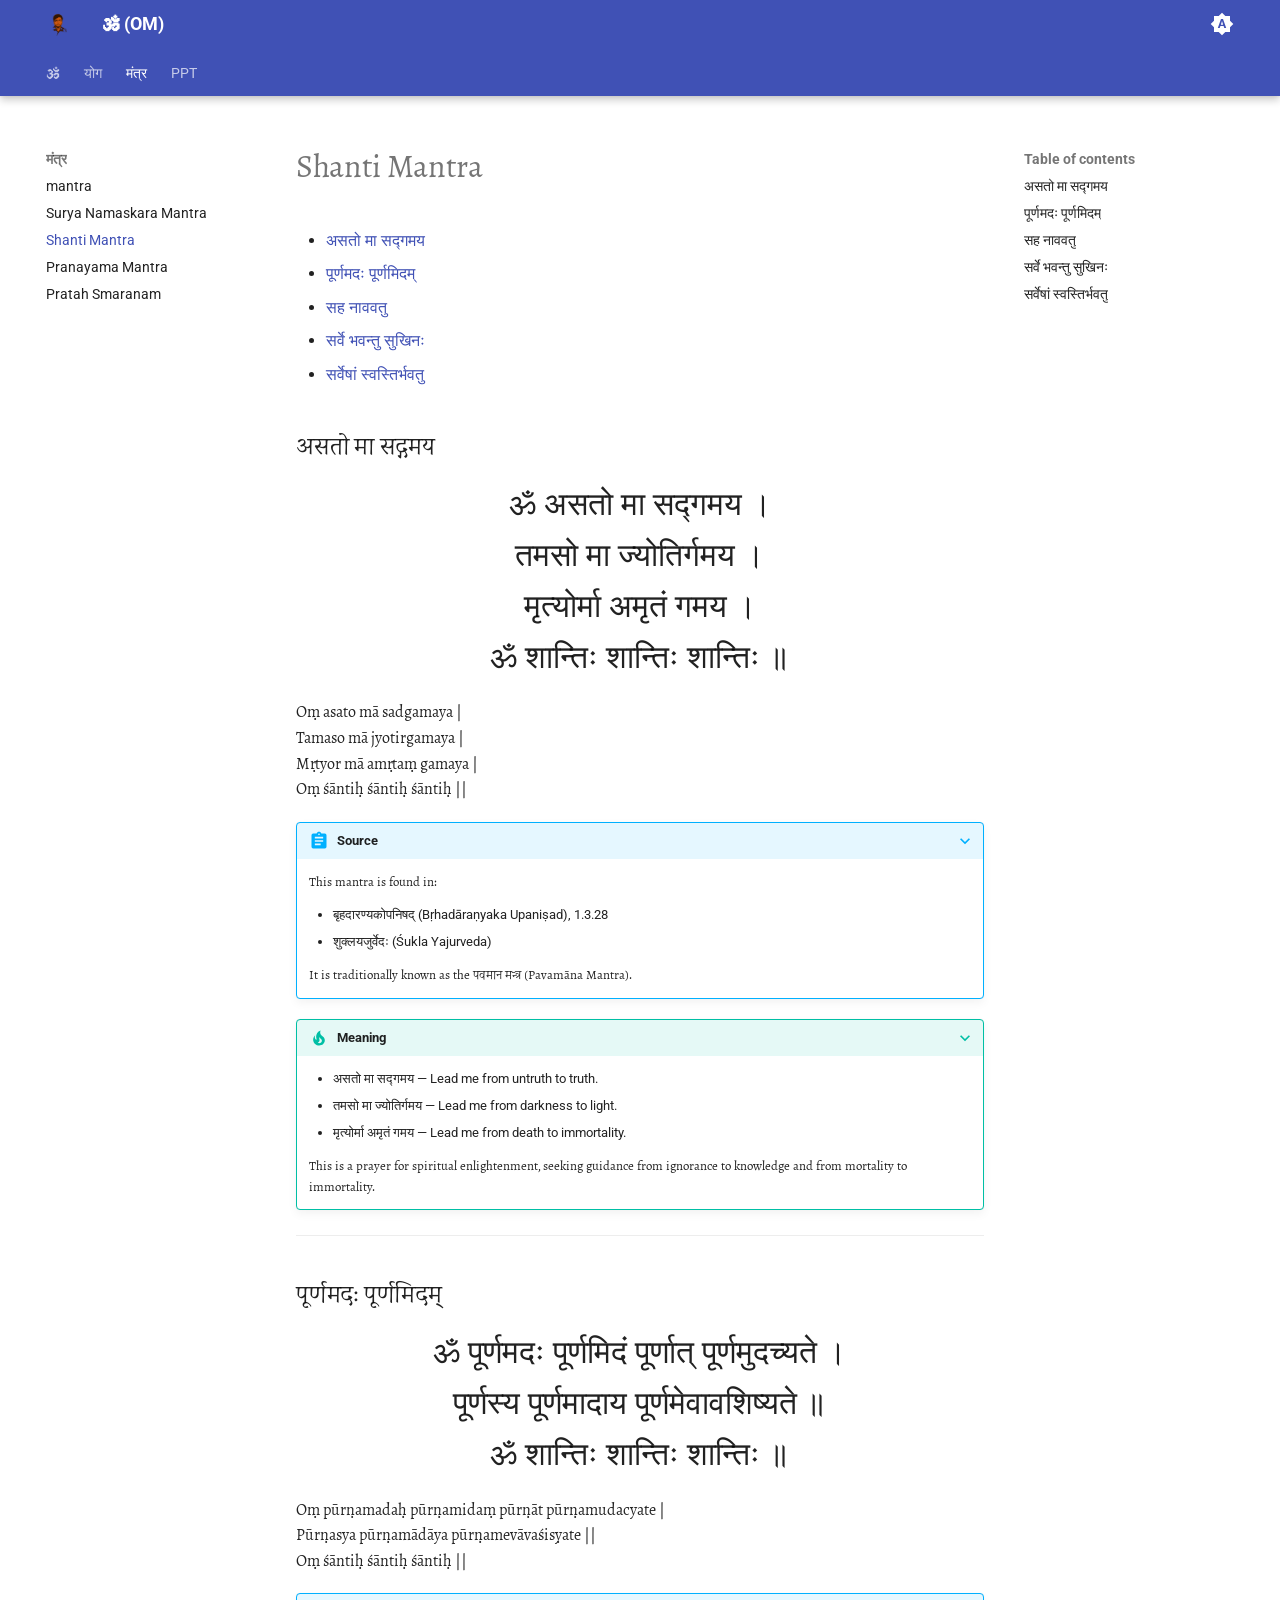
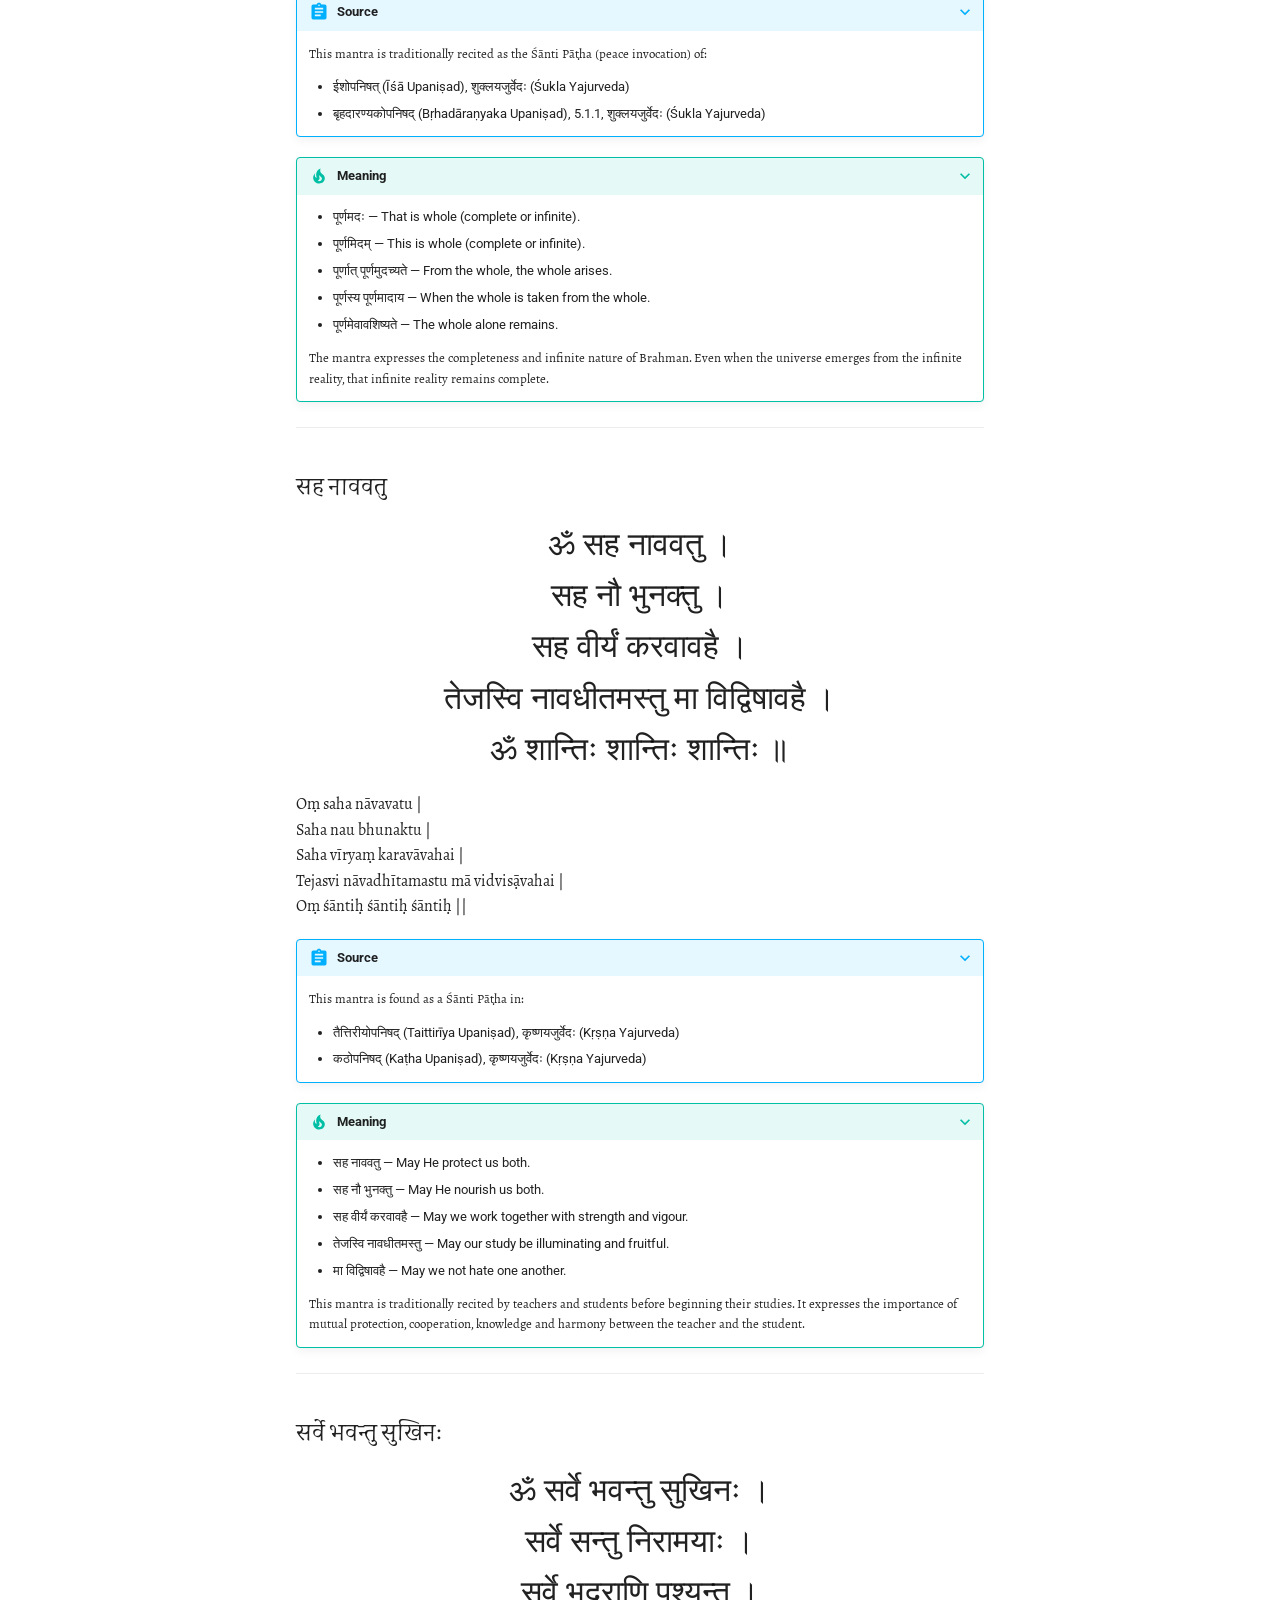
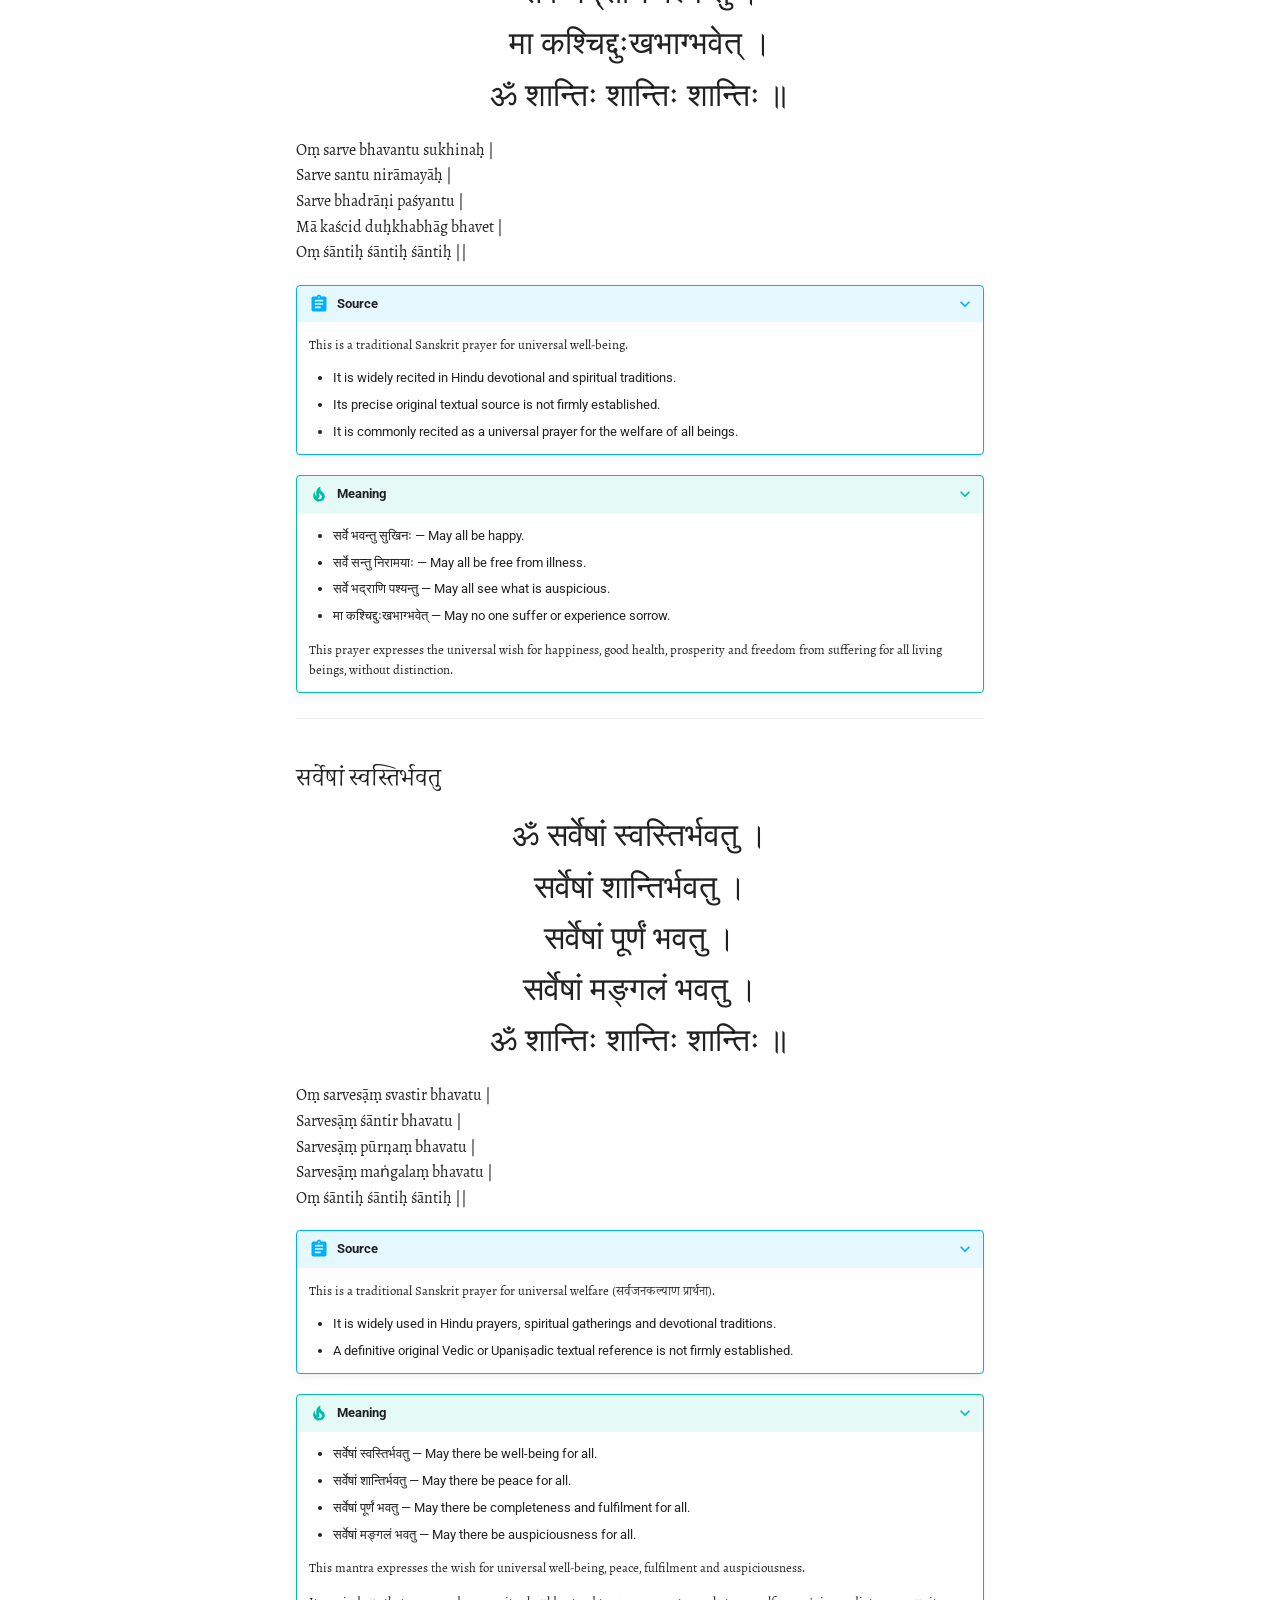
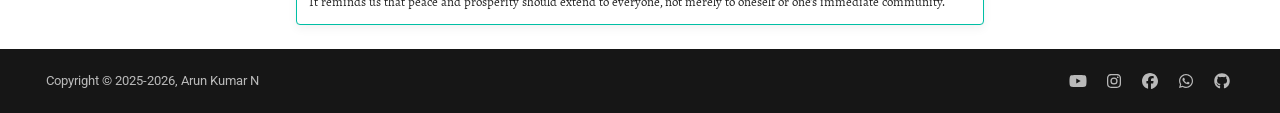
<file: mantra/shanti_mantra/index.html>
<!doctype html>
<html lang="en" class="no-js">
  <head>
    
    <meta charset="utf-8">
    <meta name="viewport" content="width=device-width,initial-scale=1">
    
    
        <meta name="author" content="Arun kumar N">
    
    
        <link rel="canonical" href="https://om.arunkumarn.in/mantra/shanti_mantra/">
    
    
        <link rel="prev" href="../surya_namaskara_mantra/">
    
    
        <link rel="next" href="../pranayama_mantra/">
    
    
    <link rel="icon" href="../../assets/image/favicon.png">

    <meta property="og:type" content="website" />
    
        <meta property="og:title" content="Shanti Mantra" />
    
    
    
        <meta property="og:url" content="https://om.arunkumarn.in/mantra/shanti_mantra/">
    
    <meta property="og:site_name" content="🕉 (OM)" />
    


    <meta name="twitter:card" content="summary" />
    
    
        <meta name="twitter:title"  content="Shanti Mantra" />
    
    
    <meta name="twitter:site" content="@arunkumarn_eee" />
    
    <meta name="twitter:creator" content="@arunkumarn_eee" />

    
      
        <title>Shanti Mantra - 🕉 (OM)</title>
      
    
    
      <link rel="stylesheet" href="../../assets/stylesheets/main.ec1eaa64.min.css">
      
        
        <link rel="stylesheet" href="../../assets/stylesheets/palette.ab4e12ef.min.css">
      
      


    
    
      
    
    
      
        
        
        <link rel="preconnect" href="https://fonts.gstatic.com" crossorigin>
        <link rel="stylesheet" href="https://fonts.googleapis.com/css?family=Roboto:300,300i,400,400i,700,700i%7CRoboto+Mono:400,400i,700,700i&display=fallback">
        <style>:root{--md-text-font:"Roboto";--md-code-font:"Roboto Mono"}</style>
      
    
    
      <link rel="stylesheet" href="../../stylesheets/extra.css">
    
    <script>__md_scope=new URL("../..",location),__md_hash=e=>[...e].reduce(((e,_)=>(e<<5)-e+_.charCodeAt(0)),0),__md_get=(e,_=localStorage,t=__md_scope)=>JSON.parse(_.getItem(t.pathname+"."+e)),__md_set=(e,_,t=localStorage,a=__md_scope)=>{try{t.setItem(a.pathname+"."+e,JSON.stringify(_))}catch(e){}}</script>
    
      

    
    
  </head>
  
  
    
    
      
    
    
    
    
    <body dir="ltr" data-md-color-scheme="default" data-md-color-primary="black" data-md-color-accent="amber">
  
    
    <input class="md-toggle" data-md-toggle="drawer" type="checkbox" id="__drawer" autocomplete="off">
    <input class="md-toggle" data-md-toggle="search" type="checkbox" id="__search" autocomplete="off">
    <label class="md-overlay" for="__drawer"></label>
    <div data-md-component="skip">
      
        
        <a href="#_1" class="md-skip">
          Skip to content
        </a>
      
    </div>
    <div data-md-component="announce">
      
    </div>
    
    
      

  

<header class="md-header md-header--shadow md-header--lifted" data-md-component="header">
  <nav class="md-header__inner md-grid" aria-label="Header">
    <a href="../.." title="🕉 (OM)" class="md-header__button md-logo" aria-label="🕉 (OM)" data-md-component="logo">
      
  <img src="../../assets/image/favicon.png" alt="logo">

    </a>
    <label class="md-header__button md-icon" for="__drawer">
      
      <svg xmlns="http://www.w3.org/2000/svg" viewBox="0 0 24 24"><path d="M3 6h18v2H3zm0 5h18v2H3zm0 5h18v2H3z"/></svg>
    </label>
    <div class="md-header__title" data-md-component="header-title">
      <div class="md-header__ellipsis">
        <div class="md-header__topic">
          <span class="md-ellipsis">
            🕉 (OM)
          </span>
        </div>
        <div class="md-header__topic" data-md-component="header-topic">
          <span class="md-ellipsis">
            
              Shanti Mantra
            
          </span>
        </div>
      </div>
    </div>
    
      
        <form class="md-header__option" data-md-component="palette">
  
    
    
    
    <input class="md-option" data-md-color-media="(prefers-color-scheme)" data-md-color-scheme="default" data-md-color-primary="black" data-md-color-accent="amber"  aria-label="Switch to light mode"  type="radio" name="__palette" id="__palette_0">
    
      <label class="md-header__button md-icon" title="Switch to light mode" for="__palette_1" hidden>
        <svg xmlns="http://www.w3.org/2000/svg" viewBox="0 0 24 24"><path d="m14.3 16-.7-2h-3.2l-.7 2H7.8L11 7h2l3.2 9zM20 8.69V4h-4.69L12 .69 8.69 4H4v4.69L.69 12 4 15.31V20h4.69L12 23.31 15.31 20H20v-4.69L23.31 12zm-9.15 3.96h2.3L12 9z"/></svg>
      </label>
    
  
    
    
    
    <input class="md-option" data-md-color-media="(prefers-color-scheme: light)" data-md-color-scheme="default" data-md-color-primary="indigo" data-md-color-accent="deep-orange"  aria-label="Switch to dark mode"  type="radio" name="__palette" id="__palette_1">
    
      <label class="md-header__button md-icon" title="Switch to dark mode" for="__palette_2" hidden>
        <svg xmlns="http://www.w3.org/2000/svg" viewBox="0 0 24 24"><path d="M12 8a4 4 0 0 0-4 4 4 4 0 0 0 4 4 4 4 0 0 0 4-4 4 4 0 0 0-4-4m0 10a6 6 0 0 1-6-6 6 6 0 0 1 6-6 6 6 0 0 1 6 6 6 6 0 0 1-6 6m8-9.31V4h-4.69L12 .69 8.69 4H4v4.69L.69 12 4 15.31V20h4.69L12 23.31 15.31 20H20v-4.69L23.31 12z"/></svg>
      </label>
    
  
    
    
    
    <input class="md-option" data-md-color-media="(prefers-color-scheme: dark)" data-md-color-scheme="slate" data-md-color-primary="black" data-md-color-accent="amber"  aria-label="Switch to system preference"  type="radio" name="__palette" id="__palette_2">
    
      <label class="md-header__button md-icon" title="Switch to system preference" for="__palette_0" hidden>
        <svg xmlns="http://www.w3.org/2000/svg" viewBox="0 0 24 24"><path d="M12 18c-.89 0-1.74-.2-2.5-.55C11.56 16.5 13 14.42 13 12s-1.44-4.5-3.5-5.45C10.26 6.2 11.11 6 12 6a6 6 0 0 1 6 6 6 6 0 0 1-6 6m8-9.31V4h-4.69L12 .69 8.69 4H4v4.69L.69 12 4 15.31V20h4.69L12 23.31 15.31 20H20v-4.69L23.31 12z"/></svg>
      </label>
    
  
</form>
      
    
    
      <script>var palette=__md_get("__palette");if(palette&&palette.color){if("(prefers-color-scheme)"===palette.color.media){var media=matchMedia("(prefers-color-scheme: light)"),input=document.querySelector(media.matches?"[data-md-color-media='(prefers-color-scheme: light)']":"[data-md-color-media='(prefers-color-scheme: dark)']");palette.color.media=input.getAttribute("data-md-color-media"),palette.color.scheme=input.getAttribute("data-md-color-scheme"),palette.color.primary=input.getAttribute("data-md-color-primary"),palette.color.accent=input.getAttribute("data-md-color-accent")}for(var[key,value]of Object.entries(palette.color))document.body.setAttribute("data-md-color-"+key,value)}</script>
    
    
    
    
  </nav>
  
    
      
<nav class="md-tabs" aria-label="Tabs" data-md-component="tabs">
  <div class="md-grid">
    <ul class="md-tabs__list">
      
        
  
  
  
  
    <li class="md-tabs__item">
      <a href="../.." class="md-tabs__link">
        
  
  
    
  
  🕉

      </a>
    </li>
  

      
        
  
  
  
  
    
    
      <li class="md-tabs__item">
        <a href="../../yoga/" class="md-tabs__link">
          
  
  
  योग

        </a>
      </li>
    
  

      
        
  
  
  
    
  
  
    
    
      <li class="md-tabs__item md-tabs__item--active">
        <a href="../" class="md-tabs__link">
          
  
  
  मंत्र

        </a>
      </li>
    
  

      
        
  
  
  
  
    <li class="md-tabs__item">
      <a href="../../presentation/" class="md-tabs__link">
        
  
  
    
  
  PPT

      </a>
    </li>
  

      
    </ul>
  </div>
</nav>
    
  
</header>
    
    <div class="md-container" data-md-component="container">
      
      
        
      
      <main class="md-main" data-md-component="main">
        <div class="md-main__inner md-grid">
          
            
              
              <div class="md-sidebar md-sidebar--primary" data-md-component="sidebar" data-md-type="navigation" >
                <div class="md-sidebar__scrollwrap">
                  <div class="md-sidebar__inner">
                    


  


<nav class="md-nav md-nav--primary md-nav--lifted" aria-label="Navigation" data-md-level="0">
  <label class="md-nav__title" for="__drawer">
    <a href="../.." title="🕉 (OM)" class="md-nav__button md-logo" aria-label="🕉 (OM)" data-md-component="logo">
      
  <img src="../../assets/image/favicon.png" alt="logo">

    </a>
    🕉 (OM)
  </label>
  
  <ul class="md-nav__list" data-md-scrollfix>
    
      
      
  
  
  
  
    <li class="md-nav__item">
      <a href="../.." class="md-nav__link">
        
  
  
  <span class="md-ellipsis">
    
  
    🕉
  

    
  </span>
  
  

      </a>
    </li>
  

    
      
      
  
  
  
  
    
    
    
    
      
      
    
    
    <li class="md-nav__item md-nav__item--nested">
      
        
        
        <input class="md-nav__toggle md-toggle " type="checkbox" id="__nav_2" >
        
          
          <label class="md-nav__link" for="__nav_2" id="__nav_2_label" tabindex="0">
            
  
  
  <span class="md-ellipsis">
    
  
    योग
  

    
  </span>
  
  

            <span class="md-nav__icon md-icon"></span>
          </label>
        
        <nav class="md-nav" data-md-level="1" aria-labelledby="__nav_2_label" aria-expanded="false">
          <label class="md-nav__title" for="__nav_2">
            <span class="md-nav__icon md-icon"></span>
            
  
    योग
  

          </label>
          <ul class="md-nav__list" data-md-scrollfix>
            
              
                
  
  
  
  
    <li class="md-nav__item">
      <a href="../../yoga/" class="md-nav__link">
        
  
  
  <span class="md-ellipsis">
    
  
    yoga
  

    
  </span>
  
  

      </a>
    </li>
  

              
            
              
                
  
  
  
  
    <li class="md-nav__item">
      <a href="../../yoga/patanjali-yoga-sutra/" class="md-nav__link">
        
  
  
  <span class="md-ellipsis">
    
  
    योगसूत्र
  

    
  </span>
  
  

      </a>
    </li>
  

              
            
              
                
  
  
  
  
    <li class="md-nav__item">
      <a href="../../yoga/asana/" class="md-nav__link">
        
  
  
  <span class="md-ellipsis">
    
  
    Asana
  

    
  </span>
  
  

      </a>
    </li>
  

              
            
          </ul>
        </nav>
      
    </li>
  

    
      
      
  
  
    
  
  
  
    
    
    
    
      
        
        
      
      
    
    
    <li class="md-nav__item md-nav__item--active md-nav__item--section md-nav__item--nested">
      
        
        
        <input class="md-nav__toggle md-toggle " type="checkbox" id="__nav_3" checked>
        
          
          <label class="md-nav__link" for="__nav_3" id="__nav_3_label" tabindex="">
            
  
  
  <span class="md-ellipsis">
    
  
    मंत्र
  

    
  </span>
  
  

            <span class="md-nav__icon md-icon"></span>
          </label>
        
        <nav class="md-nav" data-md-level="1" aria-labelledby="__nav_3_label" aria-expanded="true">
          <label class="md-nav__title" for="__nav_3">
            <span class="md-nav__icon md-icon"></span>
            
  
    मंत्र
  

          </label>
          <ul class="md-nav__list" data-md-scrollfix>
            
              
                
  
  
  
  
    <li class="md-nav__item">
      <a href="../" class="md-nav__link">
        
  
  
  <span class="md-ellipsis">
    
  
    mantra
  

    
  </span>
  
  

      </a>
    </li>
  

              
            
              
                
  
  
  
  
    <li class="md-nav__item">
      <a href="../surya_namaskara_mantra/" class="md-nav__link">
        
  
  
  <span class="md-ellipsis">
    
  
    Surya Namaskara Mantra
  

    
  </span>
  
  

      </a>
    </li>
  

              
            
              
                
  
  
    
  
  
  
    <li class="md-nav__item md-nav__item--active">
      
      <input class="md-nav__toggle md-toggle" type="checkbox" id="__toc">
      
      
      
        <label class="md-nav__link md-nav__link--active" for="__toc">
          
  
  
  <span class="md-ellipsis">
    
  
    Shanti Mantra
  

    
  </span>
  
  

          <span class="md-nav__icon md-icon"></span>
        </label>
      
      <a href="./" class="md-nav__link md-nav__link--active">
        
  
  
  <span class="md-ellipsis">
    
  
    Shanti Mantra
  

    
  </span>
  
  

      </a>
      
        

<nav class="md-nav md-nav--secondary" aria-label="Table of contents">
  
  
  
  
    <label class="md-nav__title" for="__toc">
      <span class="md-nav__icon md-icon"></span>
      Table of contents
    </label>
    <ul class="md-nav__list" data-md-component="toc" data-md-scrollfix>
      
        <li class="md-nav__item">
  <a href="#_1" class="md-nav__link">
    <span class="md-ellipsis">
      
        असतो मा सद्गमय
      
    </span>
  </a>
  
</li>
      
        <li class="md-nav__item">
  <a href="#_2" class="md-nav__link">
    <span class="md-ellipsis">
      
        पूर्णमदः पूर्णमिदम्
      
    </span>
  </a>
  
</li>
      
        <li class="md-nav__item">
  <a href="#_3" class="md-nav__link">
    <span class="md-ellipsis">
      
        सह नाववतु
      
    </span>
  </a>
  
</li>
      
        <li class="md-nav__item">
  <a href="#_4" class="md-nav__link">
    <span class="md-ellipsis">
      
        सर्वे भवन्तु सुखिनः
      
    </span>
  </a>
  
</li>
      
        <li class="md-nav__item">
  <a href="#_5" class="md-nav__link">
    <span class="md-ellipsis">
      
        सर्वेषां स्वस्तिर्भवतु
      
    </span>
  </a>
  
</li>
      
    </ul>
  
</nav>
      
    </li>
  

              
            
              
                
  
  
  
  
    <li class="md-nav__item">
      <a href="../pranayama_mantra/" class="md-nav__link">
        
  
  
  <span class="md-ellipsis">
    
  
    Pranayama Mantra
  

    
  </span>
  
  

      </a>
    </li>
  

              
            
              
                
  
  
  
  
    <li class="md-nav__item">
      <a href="../pratah_smaranam/" class="md-nav__link">
        
  
  
  <span class="md-ellipsis">
    
  
    Pratah Smaranam
  

    
  </span>
  
  

      </a>
    </li>
  

              
            
          </ul>
        </nav>
      
    </li>
  

    
      
      
  
  
  
  
    <li class="md-nav__item">
      <a href="../../presentation/" class="md-nav__link">
        
  
  
  <span class="md-ellipsis">
    
  
    PPT
  

    
  </span>
  
  

      </a>
    </li>
  

    
  </ul>
</nav>
                  </div>
                </div>
              </div>
            
            
              
              <div class="md-sidebar md-sidebar--secondary" data-md-component="sidebar" data-md-type="toc" >
                <div class="md-sidebar__scrollwrap">
                  <div class="md-sidebar__inner">
                    

<nav class="md-nav md-nav--secondary" aria-label="Table of contents">
  
  
  
  
    <label class="md-nav__title" for="__toc">
      <span class="md-nav__icon md-icon"></span>
      Table of contents
    </label>
    <ul class="md-nav__list" data-md-component="toc" data-md-scrollfix>
      
        <li class="md-nav__item">
  <a href="#_1" class="md-nav__link">
    <span class="md-ellipsis">
      
        असतो मा सद्गमय
      
    </span>
  </a>
  
</li>
      
        <li class="md-nav__item">
  <a href="#_2" class="md-nav__link">
    <span class="md-ellipsis">
      
        पूर्णमदः पूर्णमिदम्
      
    </span>
  </a>
  
</li>
      
        <li class="md-nav__item">
  <a href="#_3" class="md-nav__link">
    <span class="md-ellipsis">
      
        सह नाववतु
      
    </span>
  </a>
  
</li>
      
        <li class="md-nav__item">
  <a href="#_4" class="md-nav__link">
    <span class="md-ellipsis">
      
        सर्वे भवन्तु सुखिनः
      
    </span>
  </a>
  
</li>
      
        <li class="md-nav__item">
  <a href="#_5" class="md-nav__link">
    <span class="md-ellipsis">
      
        सर्वेषां स्वस्तिर्भवतु
      
    </span>
  </a>
  
</li>
      
    </ul>
  
</nav>
                  </div>
                </div>
              </div>
            
          
          
            <div class="md-content" data-md-component="content">
              
              <article class="md-content__inner md-typeset">
                
                  



  <h1>Shanti Mantra</h1>

<div><div class="toc">
<ul>
<li><a href="#_1">असतो मा सद्गमय</a></li>
<li><a href="#_2">पूर्णमदः पूर्णमिदम्</a></li>
<li><a href="#_3">सह नाववतु</a></li>
<li><a href="#_4">सर्वे भवन्तु सुखिनः</a></li>
<li><a href="#_5">सर्वेषां स्वस्तिर्भवतु</a></li>
</ul>
</div>
<h2 id="_1">असतो मा सद्गमय</h2>
<div class="vedic-text">
ॐ असतो मा सद्गमय ।<br/>
तमसो मा ज्योतिर्गमय ।<br/>
मृत्योर्मा अमृतं गमय ।<br/>
ॐ शान्तिः शान्तिः शान्तिः ॥<br/>
</div>
<p>Oṃ asato mā sadgamaya |<br/>
Tamaso mā jyotirgamaya |<br/>
Mṛtyor mā amṛtaṃ gamaya |<br/>
Oṃ śāntiḥ śāntiḥ śāntiḥ ||  </p>
<details class="abstract" open="open">
<summary>Source</summary>
<p>This mantra is found in:</p>
<ul>
<li>बृहदारण्यकोपनिषद् (Bṛhadāraṇyaka Upaniṣad), 1.3.28  </li>
<li>शुक्लयजुर्वेदः (Śukla Yajurveda)  </li>
</ul>
<p>It is traditionally known as the पवमान मन्त्र (Pavamāna Mantra).  </p>
</details>
<details class="tip" open="open">
<summary>Meaning</summary>
<ul>
<li>असतो मा सद्गमय — Lead me from untruth to truth.  </li>
<li>तमसो मा ज्योतिर्गमय — Lead me from darkness to light.  </li>
<li>मृत्योर्मा अमृतं गमय — Lead me from death to immortality.  </li>
</ul>
<p>This is a prayer for spiritual enlightenment, seeking guidance from ignorance to knowledge and from mortality to immortality.</p>
</details>
<hr/>
<h2 id="_2">पूर्णमदः पूर्णमिदम्</h2>
<div class="vedic-text">
ॐ पूर्णमदः पूर्णमिदं पूर्णात् पूर्णमुदच्यते ।<br/>
पूर्णस्य पूर्णमादाय पूर्णमेवावशिष्यते ॥<br/>
ॐ शान्तिः शान्तिः शान्तिः ॥<br/>
</div>
<p>Oṃ pūrṇamadaḥ pūrṇamidaṃ pūrṇāt pūrṇamudacyate |<br/>
Pūrṇasya pūrṇamādāya pūrṇamevāvaśiṣyate ||<br/>
Oṃ śāntiḥ śāntiḥ śāntiḥ ||  </p>
<details class="abstract" open="open">
<summary>Source</summary>
<p>This mantra is traditionally recited as the Śānti Pāṭha (peace invocation) of:</p>
<ul>
<li>ईशोपनिषत् (Īśā Upaniṣad), शुक्लयजुर्वेदः (Śukla Yajurveda)</li>
<li>बृहदारण्यकोपनिषद् (Bṛhadāraṇyaka Upaniṣad), 5.1.1, शुक्लयजुर्वेदः (Śukla Yajurveda)</li>
</ul>
</details>
<details class="tip" open="open">
<summary>Meaning</summary>
<ul>
<li>पूर्णमदः — That is whole (complete or infinite).</li>
<li>पूर्णमिदम् — This is whole (complete or infinite).</li>
<li>पूर्णात् पूर्णमुदच्यते — From the whole, the whole arises.</li>
<li>पूर्णस्य पूर्णमादाय — When the whole is taken from the whole.</li>
<li>पूर्णमेवावशिष्यते — The whole alone remains.</li>
</ul>
<p>The mantra expresses the completeness and infinite nature of Brahman. Even when the universe emerges from the infinite reality, that infinite reality remains complete.</p>
</details>
<hr/>
<h2 id="_3">सह नाववतु</h2>
<div class="vedic-text">
ॐ सह नाववतु ।<br/>
सह नौ भुनक्तु ।<br/>
सह वीर्यं करवावहै ।<br/>
तेजस्वि नावधीतमस्तु मा विद्विषावहै ।<br/>
ॐ शान्तिः शान्तिः शान्तिः ॥<br/>
</div>
<p>Oṃ saha nāvavatu |<br/>
Saha nau bhunaktu |<br/>
Saha vīryaṃ karavāvahai |<br/>
Tejasvi nāvadhītamastu mā vidviṣāvahai |<br/>
Oṃ śāntiḥ śāntiḥ śāntiḥ ||  </p>
<details class="abstract" open="open">
<summary>Source</summary>
<p>This mantra is found as a Śānti Pāṭha in:</p>
<ul>
<li>तैत्तिरीयोपनिषद् (Taittirīya Upaniṣad), कृष्णयजुर्वेदः (Kṛṣṇa Yajurveda)</li>
<li>कठोपनिषद् (Kaṭha Upaniṣad), कृष्णयजुर्वेदः (Kṛṣṇa Yajurveda)</li>
</ul>
</details>
<details class="tip" open="open">
<summary>Meaning</summary>
<ul>
<li>सह नाववतु — May He protect us both.</li>
<li>सह नौ भुनक्तु — May He nourish us both.</li>
<li>सह वीर्यं करवावहै — May we work together with strength and vigour.</li>
<li>तेजस्वि नावधीतमस्तु — May our study be illuminating and fruitful.</li>
<li>मा विद्विषावहै — May we not hate one another.</li>
</ul>
<p>This mantra is traditionally recited by teachers and students before beginning their studies. It expresses the importance of mutual protection, cooperation, knowledge and harmony between the teacher and the student.</p>
</details>
<hr/>
<h2 id="_4">सर्वे भवन्तु सुखिनः</h2>
<div class="vedic-text">
ॐ सर्वे भवन्तु सुखिनः ।<br/>
सर्वे सन्तु निरामयाः ।<br/>
सर्वे भद्राणि पश्यन्तु ।<br/>
मा कश्चिद्दुःखभाग्भवेत् ।<br/>
ॐ शान्तिः शान्तिः शान्तिः ॥<br/>
</div>
<p>Oṃ sarve bhavantu sukhinaḥ |<br/>
Sarve santu nirāmayāḥ |<br/>
Sarve bhadrāṇi paśyantu |<br/>
Mā kaścid duḥkhabhāg bhavet |<br/>
Oṃ śāntiḥ śāntiḥ śāntiḥ ||  </p>
<details class="abstract" open="open">
<summary>Source</summary>
<p>This is a traditional Sanskrit prayer for universal well-being.</p>
<ul>
<li>It is widely recited in Hindu devotional and spiritual traditions.</li>
<li>Its precise original textual source is not firmly established.</li>
<li>It is commonly recited as a universal prayer for the welfare of all beings.</li>
</ul>
</details>
<details class="tip" open="open">
<summary>Meaning</summary>
<ul>
<li>सर्वे भवन्तु सुखिनः — May all be happy.</li>
<li>सर्वे सन्तु निरामयाः — May all be free from illness.</li>
<li>सर्वे भद्राणि पश्यन्तु — May all see what is auspicious.</li>
<li>मा कश्चिद्दुःखभाग्भवेत् — May no one suffer or experience sorrow.</li>
</ul>
<p>This prayer expresses the universal wish for happiness, good health, prosperity and freedom from suffering for all living beings, without distinction.</p>
</details>
<hr/>
<h2 id="_5">सर्वेषां स्वस्तिर्भवतु</h2>
<div class="vedic-text">
ॐ सर्वेषां स्वस्तिर्भवतु ।<br/>
सर्वेषां शान्तिर्भवतु ।<br/>
सर्वेषां पूर्णं भवतु ।<br/>
सर्वेषां मङ्गलं भवतु ।<br/>
ॐ शान्तिः शान्तिः शान्तिः ॥<br/>
</div>
<p>Oṃ sarveṣāṃ svastir bhavatu |<br/>
Sarveṣāṃ śāntir bhavatu |<br/>
Sarveṣāṃ pūrṇaṃ bhavatu |<br/>
Sarveṣāṃ maṅgalaṃ bhavatu |<br/>
Oṃ śāntiḥ śāntiḥ śāntiḥ ||  </p>
<details class="abstract" open="open">
<summary>Source</summary>
<p>This is a traditional Sanskrit prayer for universal welfare (सर्वजनकल्याण प्रार्थना).</p>
<ul>
<li>It is widely used in Hindu prayers, spiritual gatherings and devotional traditions.</li>
<li>A definitive original Vedic or Upaniṣadic textual reference is not firmly established.</li>
</ul>
</details>
<details class="tip" open="open">
<summary>Meaning</summary>
<ul>
<li>सर्वेषां स्वस्तिर्भवतु — May there be well-being for all.</li>
<li>सर्वेषां शान्तिर्भवतु — May there be peace for all.</li>
<li>सर्वेषां पूर्णं भवतु — May there be completeness and fulfilment for all.</li>
<li>सर्वेषां मङ्गलं भवतु — May there be auspiciousness for all.</li>
</ul>
<p>This mantra expresses the wish for universal well-being, peace, fulfilment and auspiciousness.</p>
<p>It reminds us that peace and prosperity should extend to everyone, not merely to oneself or one's immediate community.</p>
</details></div>







  
  






                
              </article>
            </div>
          
          
  <script>var tabs=__md_get("__tabs");if(Array.isArray(tabs))e:for(var set of document.querySelectorAll(".tabbed-set")){var labels=set.querySelector(".tabbed-labels");for(var tab of tabs)for(var label of labels.getElementsByTagName("label"))if(label.innerText.trim()===tab){var input=document.getElementById(label.htmlFor);input.checked=!0;continue e}}</script>

<script>var target=document.getElementById(location.hash.slice(1));target&&target.name&&(target.checked=target.name.startsWith("__tabbed_"))</script>
        </div>
        
          <button type="button" class="md-top md-icon" data-md-component="top" hidden>
  
  <svg xmlns="http://www.w3.org/2000/svg" viewBox="0 0 24 24"><path d="M13 20h-2V8l-5.5 5.5-1.42-1.42L12 4.16l7.92 7.92-1.42 1.42L13 8z"/></svg>
  Back to top
</button>
        
      </main>
      
        <footer class="md-footer">
  
  <div class="md-footer-meta md-typeset">
    <div class="md-footer-meta__inner md-grid">
      <div class="md-copyright">
  
    <div class="md-copyright__highlight">
      Copyright &copy; 2025-2026, Arun Kumar N
    </div>
  
  
</div>
      
        
<div class="md-social">
  
    
    
    
    
    <a href="https://www.youtube.com/@AttoDisk?sub_confirmation=1" target="_blank" rel="noopener" title="Atto Disk on youtube" class="md-social__link">
      <svg xmlns="http://www.w3.org/2000/svg" viewBox="0 0 576 512"><!--! Font Awesome Free 7.1.0 by @fontawesome - https://fontawesome.com License - https://fontawesome.com/license/free (Icons: CC BY 4.0, Fonts: SIL OFL 1.1, Code: MIT License) Copyright 2025 Fonticons, Inc.--><path d="M549.7 124.1c-6.2-23.7-24.8-42.3-48.3-48.6C458.9 64 288.1 64 288.1 64S117.3 64 74.7 75.5c-23.5 6.3-42 24.9-48.3 48.6C15 167 15 256.4 15 256.4s0 89.4 11.4 132.3c6.3 23.6 24.8 41.5 48.3 47.8C117.3 448 288.1 448 288.1 448s170.8 0 213.4-11.5c23.5-6.3 42-24.2 48.3-47.8 11.4-42.9 11.4-132.3 11.4-132.3s0-89.4-11.4-132.3zM232.2 337.6V175.2l142.7 81.2z"/></svg>
    </a>
  
    
    
    
    
    <a href="https://instagram.com/aavishkarah" target="_blank" rel="noopener" title="Aavishkarah on Instagram" class="md-social__link">
      <svg xmlns="http://www.w3.org/2000/svg" viewBox="0 0 448 512"><!--! Font Awesome Free 7.1.0 by @fontawesome - https://fontawesome.com License - https://fontawesome.com/license/free (Icons: CC BY 4.0, Fonts: SIL OFL 1.1, Code: MIT License) Copyright 2025 Fonticons, Inc.--><path d="M224.3 141a115 115 0 1 0-.6 230 115 115 0 1 0 .6-230m-.6 40.4a74.6 74.6 0 1 1 .6 149.2 74.6 74.6 0 1 1-.6-149.2m93.4-45.1a26.8 26.8 0 1 1 53.6 0 26.8 26.8 0 1 1-53.6 0m129.7 27.2c-1.7-35.9-9.9-67.7-36.2-93.9-26.2-26.2-58-34.4-93.9-36.2-37-2.1-147.9-2.1-184.9 0-35.8 1.7-67.6 9.9-93.9 36.1s-34.4 58-36.2 93.9c-2.1 37-2.1 147.9 0 184.9 1.7 35.9 9.9 67.7 36.2 93.9s58 34.4 93.9 36.2c37 2.1 147.9 2.1 184.9 0 35.9-1.7 67.7-9.9 93.9-36.2 26.2-26.2 34.4-58 36.2-93.9 2.1-37 2.1-147.8 0-184.8M399 388c-7.8 19.6-22.9 34.7-42.6 42.6-29.5 11.7-99.5 9-132.1 9s-102.7 2.6-132.1-9c-19.6-7.8-34.7-22.9-42.6-42.6-11.7-29.5-9-99.5-9-132.1s-2.6-102.7 9-132.1c7.8-19.6 22.9-34.7 42.6-42.6 29.5-11.7 99.5-9 132.1-9s102.7-2.6 132.1 9c19.6 7.8 34.7 22.9 42.6 42.6 11.7 29.5 9 99.5 9 132.1s2.7 102.7-9 132.1"/></svg>
    </a>
  
    
    
    
    
    <a href="https://facebook.com/people/Aavishkarah/61573021117727" target="_blank" rel="noopener" title="Aavishkarah on Facebook" class="md-social__link">
      <svg xmlns="http://www.w3.org/2000/svg" viewBox="0 0 512 512"><!--! Font Awesome Free 7.1.0 by @fontawesome - https://fontawesome.com License - https://fontawesome.com/license/free (Icons: CC BY 4.0, Fonts: SIL OFL 1.1, Code: MIT License) Copyright 2025 Fonticons, Inc.--><path d="M512 256C512 114.6 397.4 0 256 0S0 114.6 0 256c0 120 82.7 220.8 194.2 248.5V334.2h-52.8V256h52.8v-33.7c0-87.1 39.4-127.5 125-127.5 16.2 0 44.2 3.2 55.7 6.4V172c-6-.6-16.5-1-29.6-1-42 0-58.2 15.9-58.2 57.2V256h83.6l-14.4 78.2H287v175.9C413.8 494.8 512 386.9 512 256"/></svg>
    </a>
  
    
    
    
    
    <a href="https://whatsapp.com/channel/0029Vb5ddY75a24ASH3a4535" target="_blank" rel="noopener" title="Aavishkarah on WhatsApp" class="md-social__link">
      <svg xmlns="http://www.w3.org/2000/svg" viewBox="0 0 448 512"><!--! Font Awesome Free 7.1.0 by @fontawesome - https://fontawesome.com License - https://fontawesome.com/license/free (Icons: CC BY 4.0, Fonts: SIL OFL 1.1, Code: MIT License) Copyright 2025 Fonticons, Inc.--><path d="M380.9 97.1C339 55.1 283.2 32 223.9 32c-122.4 0-222 99.6-222 222 0 39.1 10.2 77.3 29.6 111L0 480l117.7-30.9c32.4 17.7 68.9 27 106.1 27h.1c122.3 0 224.1-99.6 224.1-222 0-59.3-25.2-115-67.1-157m-157 341.6c-33.2 0-65.7-8.9-94-25.7l-6.7-4-69.8 18.3L72 359.2l-4.4-7c-18.5-29.4-28.2-63.3-28.2-98.2 0-101.7 82.8-184.5 184.6-184.5 49.3 0 95.6 19.2 130.4 54.1s56.2 81.2 56.1 130.5c0 101.8-84.9 184.6-186.6 184.6m101.2-138.2c-5.5-2.8-32.8-16.2-37.9-18-5.1-1.9-8.8-2.8-12.5 2.8s-14.3 18-17.6 21.8c-3.2 3.7-6.5 4.2-12 1.4-32.6-16.3-54-29.1-75.5-66-5.7-9.8 5.7-9.1 16.3-30.3 1.8-3.7.9-6.9-.5-9.7s-12.5-30.1-17.1-41.2c-4.5-10.8-9.1-9.3-12.5-9.5-3.2-.2-6.9-.2-10.6-.2s-9.7 1.4-14.8 6.9c-5.1 5.6-19.4 19-19.4 46.3s19.9 53.7 22.6 57.4c2.8 3.7 39.1 59.7 94.8 83.8 35.2 15.2 49 16.5 66.6 13.9 10.7-1.6 32.8-13.4 37.4-26.4s4.6-24.1 3.2-26.4c-1.3-2.5-5-3.9-10.5-6.6"/></svg>
    </a>
  
    
    
    
    
    <a href="https://github.com/aavishkarah" target="_blank" rel="noopener" title="Aavishkarah on Github" class="md-social__link">
      <svg xmlns="http://www.w3.org/2000/svg" viewBox="0 0 512 512"><!--! Font Awesome Free 7.1.0 by @fontawesome - https://fontawesome.com License - https://fontawesome.com/license/free (Icons: CC BY 4.0, Fonts: SIL OFL 1.1, Code: MIT License) Copyright 2025 Fonticons, Inc.--><path d="M173.9 397.4c0 2-2.3 3.6-5.2 3.6-3.3.3-5.6-1.3-5.6-3.6 0-2 2.3-3.6 5.2-3.6 3-.3 5.6 1.3 5.6 3.6m-31.1-4.5c-.7 2 1.3 4.3 4.3 4.9 2.6 1 5.6 0 6.2-2s-1.3-4.3-4.3-5.2c-2.6-.7-5.5.3-6.2 2.3m44.2-1.7c-2.9.7-4.9 2.6-4.6 4.9.3 2 2.9 3.3 5.9 2.6 2.9-.7 4.9-2.6 4.6-4.6-.3-1.9-3-3.2-5.9-2.9M252.8 8C114.1 8 8 113.3 8 252c0 110.9 69.8 205.8 169.5 239.2 12.8 2.3 17.3-5.6 17.3-12.1 0-6.2-.3-40.4-.3-61.4 0 0-70 15-84.7-29.8 0 0-11.4-29.1-27.8-36.6 0 0-22.9-15.7 1.6-15.4 0 0 24.9 2 38.6 25.8 21.9 38.6 58.6 27.5 72.9 20.9 2.3-16 8.8-27.1 16-33.7-55.9-6.2-112.3-14.3-112.3-110.5 0-27.5 7.6-41.3 23.6-58.9-2.6-6.5-11.1-33.3 2.6-67.9 20.9-6.5 69 27 69 27 20-5.6 41.5-8.5 62.8-8.5s42.8 2.9 62.8 8.5c0 0 48.1-33.6 69-27 13.7 34.7 5.2 61.4 2.6 67.9 16 17.7 25.8 31.5 25.8 58.9 0 96.5-58.9 104.2-114.8 110.5 9.2 7.9 17 22.9 17 46.4 0 33.7-.3 75.4-.3 83.6 0 6.5 4.6 14.4 17.3 12.1C436.2 457.8 504 362.9 504 252 504 113.3 391.5 8 252.8 8M105.2 352.9c-1.3 1-1 3.3.7 5.2 1.6 1.6 3.9 2.3 5.2 1 1.3-1 1-3.3-.7-5.2-1.6-1.6-3.9-2.3-5.2-1m-10.8-8.1c-.7 1.3.3 2.9 2.3 3.9 1.6 1 3.6.7 4.3-.7.7-1.3-.3-2.9-2.3-3.9-2-.6-3.6-.3-4.3.7m32.4 35.6c-1.6 1.3-1 4.3 1.3 6.2 2.3 2.3 5.2 2.6 6.5 1 1.3-1.3.7-4.3-1.3-6.2-2.2-2.3-5.2-2.6-6.5-1m-11.4-14.7c-1.6 1-1.6 3.6 0 5.9s4.3 3.3 5.6 2.3c1.6-1.3 1.6-3.9 0-6.2-1.4-2.3-4-3.3-5.6-2"/></svg>
    </a>
  
</div>
      
    </div>
  </div>
</footer>
      
    </div>
    <div class="md-dialog" data-md-component="dialog">
      <div class="md-dialog__inner md-typeset"></div>
    </div>
    
    
    
      
      
      <script id="__config" type="application/json">{"annotate": null, "base": "../..", "features": ["navigation.tabs", "navigation.tabs.sticky", "navigation.top", "content.code.copy", "content.footnote.tooltips", "content.tabs.link"], "search": "../../assets/javascripts/workers/search.2c215733.min.js", "tags": null, "translations": {"clipboard.copied": "Copied to clipboard", "clipboard.copy": "Copy to clipboard", "search.result.more.one": "1 more on this page", "search.result.more.other": "# more on this page", "search.result.none": "No matching documents", "search.result.one": "1 matching document", "search.result.other": "# matching documents", "search.result.placeholder": "Type to start searching", "search.result.term.missing": "Missing", "select.version": "Select version"}, "version": null}</script>
    
    
      <script src="../../assets/javascripts/bundle.d7400e89.min.js"></script>
      
    
  </body>
</html>
</file>
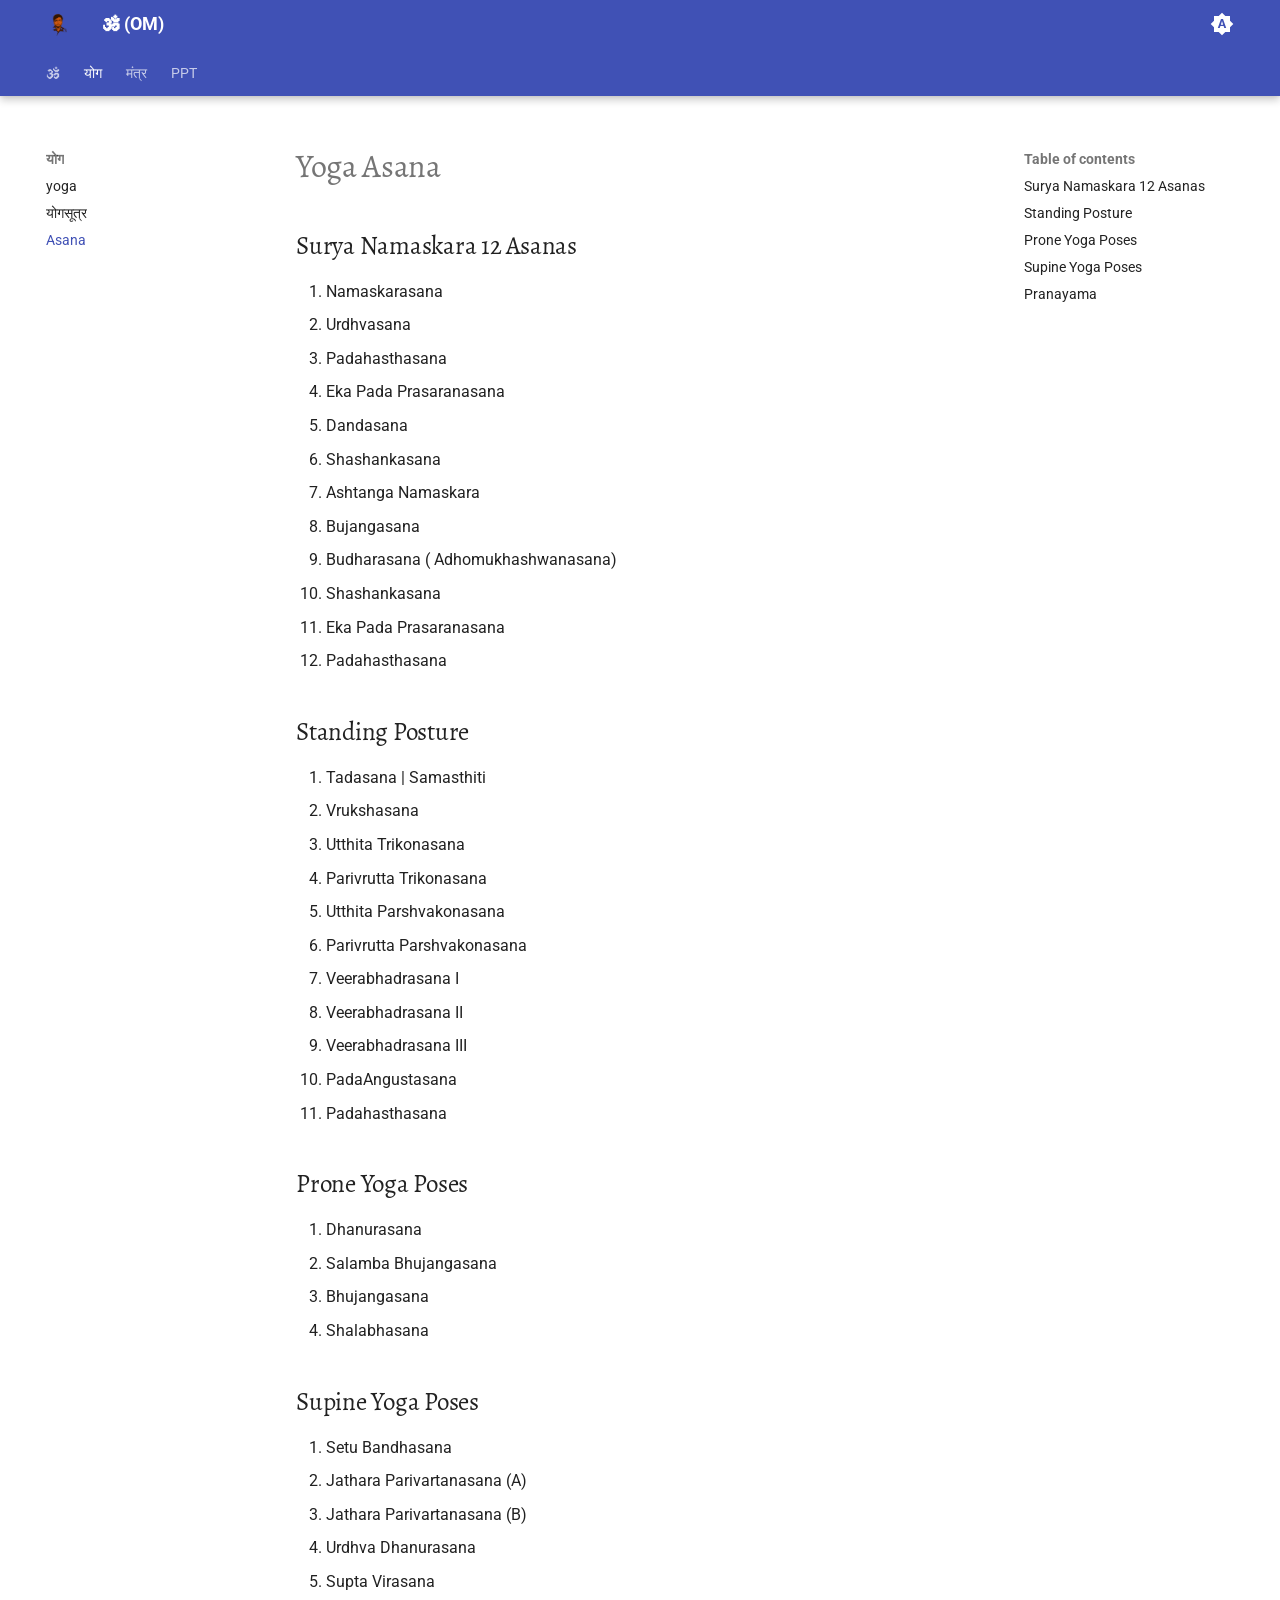
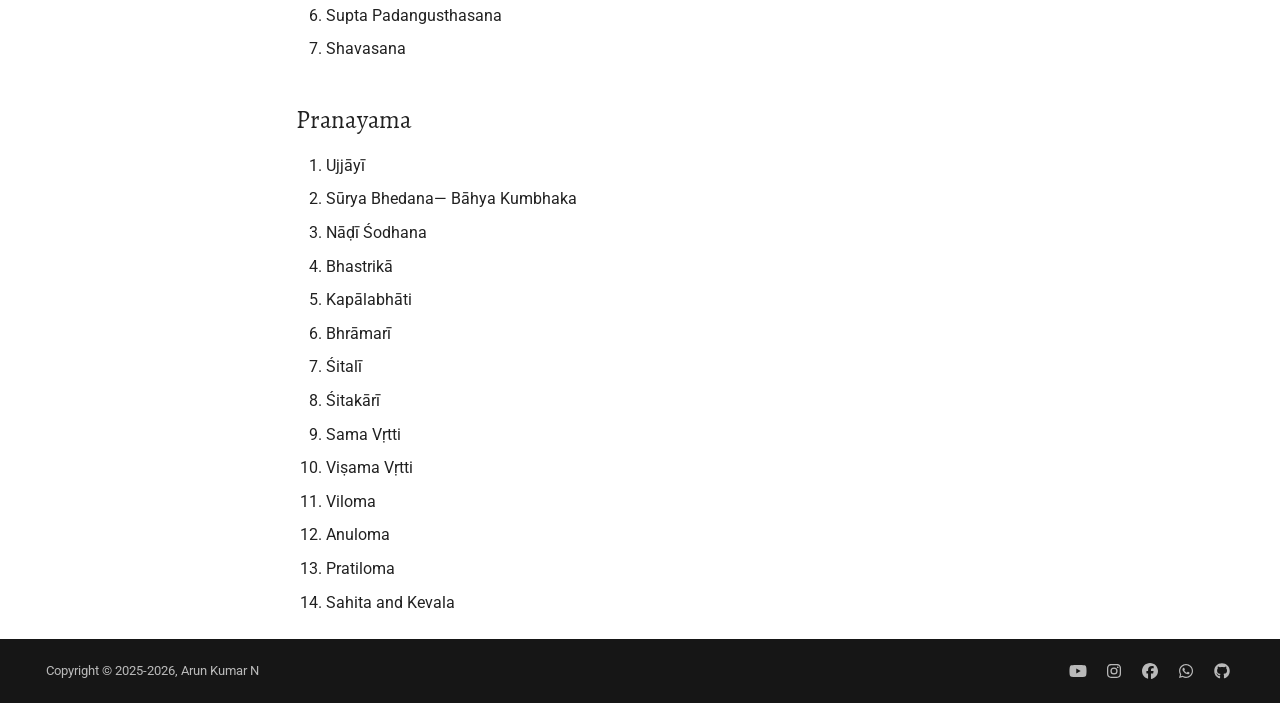
<file: yoga/asana/index.html>
<!doctype html>
<html lang="en" class="no-js">
  <head>
    
    <meta charset="utf-8">
    <meta name="viewport" content="width=device-width,initial-scale=1">
    
    
        <meta name="author" content="Arun kumar N">
    
    
        <link rel="canonical" href="https://om.arunkumarn.in/yoga/asana/">
    
    
        <link rel="prev" href="../patanjali-yoga-sutra/">
    
    
        <link rel="next" href="../../mantra/">
    
    
    <link rel="icon" href="../../assets/image/favicon.png">

    <meta property="og:type" content="website" />
    
    
    
        <meta property="og:url" content="https://om.arunkumarn.in/yoga/asana/">
    
    <meta property="og:site_name" content="🕉 (OM)" />
    


    <meta name="twitter:card" content="summary" />
    
    
    
    <meta name="twitter:site" content="@arunkumarn_eee" />
    
    <meta name="twitter:creator" content="@arunkumarn_eee" />

    
      
        <title>Asana - 🕉 (OM)</title>
      
    
    
      <link rel="stylesheet" href="../../assets/stylesheets/main.ec1eaa64.min.css">
      
        
        <link rel="stylesheet" href="../../assets/stylesheets/palette.ab4e12ef.min.css">
      
      


    
    
      
    
    
      
        
        
        <link rel="preconnect" href="https://fonts.gstatic.com" crossorigin>
        <link rel="stylesheet" href="https://fonts.googleapis.com/css?family=Roboto:300,300i,400,400i,700,700i%7CRoboto+Mono:400,400i,700,700i&display=fallback">
        <style>:root{--md-text-font:"Roboto";--md-code-font:"Roboto Mono"}</style>
      
    
    
      <link rel="stylesheet" href="../../stylesheets/extra.css">
    
    <script>__md_scope=new URL("../..",location),__md_hash=e=>[...e].reduce(((e,_)=>(e<<5)-e+_.charCodeAt(0)),0),__md_get=(e,_=localStorage,t=__md_scope)=>JSON.parse(_.getItem(t.pathname+"."+e)),__md_set=(e,_,t=localStorage,a=__md_scope)=>{try{t.setItem(a.pathname+"."+e,JSON.stringify(_))}catch(e){}}</script>
    
      

    
    
  </head>
  
  
    
    
      
    
    
    
    
    <body dir="ltr" data-md-color-scheme="default" data-md-color-primary="black" data-md-color-accent="amber">
  
    
    <input class="md-toggle" data-md-toggle="drawer" type="checkbox" id="__drawer" autocomplete="off">
    <input class="md-toggle" data-md-toggle="search" type="checkbox" id="__search" autocomplete="off">
    <label class="md-overlay" for="__drawer"></label>
    <div data-md-component="skip">
      
        
        <a href="#yoga-asana" class="md-skip">
          Skip to content
        </a>
      
    </div>
    <div data-md-component="announce">
      
    </div>
    
    
      

  

<header class="md-header md-header--shadow md-header--lifted" data-md-component="header">
  <nav class="md-header__inner md-grid" aria-label="Header">
    <a href="../.." title="🕉 (OM)" class="md-header__button md-logo" aria-label="🕉 (OM)" data-md-component="logo">
      
  <img src="../../assets/image/favicon.png" alt="logo">

    </a>
    <label class="md-header__button md-icon" for="__drawer">
      
      <svg xmlns="http://www.w3.org/2000/svg" viewBox="0 0 24 24"><path d="M3 6h18v2H3zm0 5h18v2H3zm0 5h18v2H3z"/></svg>
    </label>
    <div class="md-header__title" data-md-component="header-title">
      <div class="md-header__ellipsis">
        <div class="md-header__topic">
          <span class="md-ellipsis">
            🕉 (OM)
          </span>
        </div>
        <div class="md-header__topic" data-md-component="header-topic">
          <span class="md-ellipsis">
            
              Asana
            
          </span>
        </div>
      </div>
    </div>
    
      
        <form class="md-header__option" data-md-component="palette">
  
    
    
    
    <input class="md-option" data-md-color-media="(prefers-color-scheme)" data-md-color-scheme="default" data-md-color-primary="black" data-md-color-accent="amber"  aria-label="Switch to light mode"  type="radio" name="__palette" id="__palette_0">
    
      <label class="md-header__button md-icon" title="Switch to light mode" for="__palette_1" hidden>
        <svg xmlns="http://www.w3.org/2000/svg" viewBox="0 0 24 24"><path d="m14.3 16-.7-2h-3.2l-.7 2H7.8L11 7h2l3.2 9zM20 8.69V4h-4.69L12 .69 8.69 4H4v4.69L.69 12 4 15.31V20h4.69L12 23.31 15.31 20H20v-4.69L23.31 12zm-9.15 3.96h2.3L12 9z"/></svg>
      </label>
    
  
    
    
    
    <input class="md-option" data-md-color-media="(prefers-color-scheme: light)" data-md-color-scheme="default" data-md-color-primary="indigo" data-md-color-accent="deep-orange"  aria-label="Switch to dark mode"  type="radio" name="__palette" id="__palette_1">
    
      <label class="md-header__button md-icon" title="Switch to dark mode" for="__palette_2" hidden>
        <svg xmlns="http://www.w3.org/2000/svg" viewBox="0 0 24 24"><path d="M12 8a4 4 0 0 0-4 4 4 4 0 0 0 4 4 4 4 0 0 0 4-4 4 4 0 0 0-4-4m0 10a6 6 0 0 1-6-6 6 6 0 0 1 6-6 6 6 0 0 1 6 6 6 6 0 0 1-6 6m8-9.31V4h-4.69L12 .69 8.69 4H4v4.69L.69 12 4 15.31V20h4.69L12 23.31 15.31 20H20v-4.69L23.31 12z"/></svg>
      </label>
    
  
    
    
    
    <input class="md-option" data-md-color-media="(prefers-color-scheme: dark)" data-md-color-scheme="slate" data-md-color-primary="black" data-md-color-accent="amber"  aria-label="Switch to system preference"  type="radio" name="__palette" id="__palette_2">
    
      <label class="md-header__button md-icon" title="Switch to system preference" for="__palette_0" hidden>
        <svg xmlns="http://www.w3.org/2000/svg" viewBox="0 0 24 24"><path d="M12 18c-.89 0-1.74-.2-2.5-.55C11.56 16.5 13 14.42 13 12s-1.44-4.5-3.5-5.45C10.26 6.2 11.11 6 12 6a6 6 0 0 1 6 6 6 6 0 0 1-6 6m8-9.31V4h-4.69L12 .69 8.69 4H4v4.69L.69 12 4 15.31V20h4.69L12 23.31 15.31 20H20v-4.69L23.31 12z"/></svg>
      </label>
    
  
</form>
      
    
    
      <script>var palette=__md_get("__palette");if(palette&&palette.color){if("(prefers-color-scheme)"===palette.color.media){var media=matchMedia("(prefers-color-scheme: light)"),input=document.querySelector(media.matches?"[data-md-color-media='(prefers-color-scheme: light)']":"[data-md-color-media='(prefers-color-scheme: dark)']");palette.color.media=input.getAttribute("data-md-color-media"),palette.color.scheme=input.getAttribute("data-md-color-scheme"),palette.color.primary=input.getAttribute("data-md-color-primary"),palette.color.accent=input.getAttribute("data-md-color-accent")}for(var[key,value]of Object.entries(palette.color))document.body.setAttribute("data-md-color-"+key,value)}</script>
    
    
    
    
  </nav>
  
    
      
<nav class="md-tabs" aria-label="Tabs" data-md-component="tabs">
  <div class="md-grid">
    <ul class="md-tabs__list">
      
        
  
  
  
  
    <li class="md-tabs__item">
      <a href="../.." class="md-tabs__link">
        
  
  
    
  
  🕉

      </a>
    </li>
  

      
        
  
  
  
    
  
  
    
    
      <li class="md-tabs__item md-tabs__item--active">
        <a href="../" class="md-tabs__link">
          
  
  
  योग

        </a>
      </li>
    
  

      
        
  
  
  
  
    
    
      <li class="md-tabs__item">
        <a href="../../mantra/" class="md-tabs__link">
          
  
  
  मंत्र

        </a>
      </li>
    
  

      
        
  
  
  
  
    <li class="md-tabs__item">
      <a href="../../presentation/" class="md-tabs__link">
        
  
  
    
  
  PPT

      </a>
    </li>
  

      
    </ul>
  </div>
</nav>
    
  
</header>
    
    <div class="md-container" data-md-component="container">
      
      
        
      
      <main class="md-main" data-md-component="main">
        <div class="md-main__inner md-grid">
          
            
              
              <div class="md-sidebar md-sidebar--primary" data-md-component="sidebar" data-md-type="navigation" >
                <div class="md-sidebar__scrollwrap">
                  <div class="md-sidebar__inner">
                    


  


<nav class="md-nav md-nav--primary md-nav--lifted" aria-label="Navigation" data-md-level="0">
  <label class="md-nav__title" for="__drawer">
    <a href="../.." title="🕉 (OM)" class="md-nav__button md-logo" aria-label="🕉 (OM)" data-md-component="logo">
      
  <img src="../../assets/image/favicon.png" alt="logo">

    </a>
    🕉 (OM)
  </label>
  
  <ul class="md-nav__list" data-md-scrollfix>
    
      
      
  
  
  
  
    <li class="md-nav__item">
      <a href="../.." class="md-nav__link">
        
  
  
  <span class="md-ellipsis">
    
  
    🕉
  

    
  </span>
  
  

      </a>
    </li>
  

    
      
      
  
  
    
  
  
  
    
    
    
    
      
        
        
      
      
    
    
    <li class="md-nav__item md-nav__item--active md-nav__item--section md-nav__item--nested">
      
        
        
        <input class="md-nav__toggle md-toggle " type="checkbox" id="__nav_2" checked>
        
          
          <label class="md-nav__link" for="__nav_2" id="__nav_2_label" tabindex="">
            
  
  
  <span class="md-ellipsis">
    
  
    योग
  

    
  </span>
  
  

            <span class="md-nav__icon md-icon"></span>
          </label>
        
        <nav class="md-nav" data-md-level="1" aria-labelledby="__nav_2_label" aria-expanded="true">
          <label class="md-nav__title" for="__nav_2">
            <span class="md-nav__icon md-icon"></span>
            
  
    योग
  

          </label>
          <ul class="md-nav__list" data-md-scrollfix>
            
              
                
  
  
  
  
    <li class="md-nav__item">
      <a href="../" class="md-nav__link">
        
  
  
  <span class="md-ellipsis">
    
  
    yoga
  

    
  </span>
  
  

      </a>
    </li>
  

              
            
              
                
  
  
  
  
    <li class="md-nav__item">
      <a href="../patanjali-yoga-sutra/" class="md-nav__link">
        
  
  
  <span class="md-ellipsis">
    
  
    योगसूत्र
  

    
  </span>
  
  

      </a>
    </li>
  

              
            
              
                
  
  
    
  
  
  
    <li class="md-nav__item md-nav__item--active">
      
      <input class="md-nav__toggle md-toggle" type="checkbox" id="__toc">
      
      
        
      
      
        <label class="md-nav__link md-nav__link--active" for="__toc">
          
  
  
  <span class="md-ellipsis">
    
  
    Asana
  

    
  </span>
  
  

          <span class="md-nav__icon md-icon"></span>
        </label>
      
      <a href="./" class="md-nav__link md-nav__link--active">
        
  
  
  <span class="md-ellipsis">
    
  
    Asana
  

    
  </span>
  
  

      </a>
      
        

<nav class="md-nav md-nav--secondary" aria-label="Table of contents">
  
  
  
    
  
  
    <label class="md-nav__title" for="__toc">
      <span class="md-nav__icon md-icon"></span>
      Table of contents
    </label>
    <ul class="md-nav__list" data-md-component="toc" data-md-scrollfix>
      
        <li class="md-nav__item">
  <a href="#surya-namaskara-12-asanas" class="md-nav__link">
    <span class="md-ellipsis">
      
        Surya Namaskara 12 Asanas
      
    </span>
  </a>
  
</li>
      
        <li class="md-nav__item">
  <a href="#standing-posture" class="md-nav__link">
    <span class="md-ellipsis">
      
        Standing Posture
      
    </span>
  </a>
  
</li>
      
        <li class="md-nav__item">
  <a href="#prone-yoga-poses" class="md-nav__link">
    <span class="md-ellipsis">
      
        Prone Yoga Poses
      
    </span>
  </a>
  
</li>
      
        <li class="md-nav__item">
  <a href="#supine-yoga-poses" class="md-nav__link">
    <span class="md-ellipsis">
      
        Supine Yoga Poses
      
    </span>
  </a>
  
</li>
      
        <li class="md-nav__item">
  <a href="#pranayama" class="md-nav__link">
    <span class="md-ellipsis">
      
        Pranayama
      
    </span>
  </a>
  
</li>
      
    </ul>
  
</nav>
      
    </li>
  

              
            
          </ul>
        </nav>
      
    </li>
  

    
      
      
  
  
  
  
    
    
    
    
      
      
    
    
    <li class="md-nav__item md-nav__item--nested">
      
        
        
        <input class="md-nav__toggle md-toggle " type="checkbox" id="__nav_3" >
        
          
          <label class="md-nav__link" for="__nav_3" id="__nav_3_label" tabindex="0">
            
  
  
  <span class="md-ellipsis">
    
  
    मंत्र
  

    
  </span>
  
  

            <span class="md-nav__icon md-icon"></span>
          </label>
        
        <nav class="md-nav" data-md-level="1" aria-labelledby="__nav_3_label" aria-expanded="false">
          <label class="md-nav__title" for="__nav_3">
            <span class="md-nav__icon md-icon"></span>
            
  
    मंत्र
  

          </label>
          <ul class="md-nav__list" data-md-scrollfix>
            
              
                
  
  
  
  
    <li class="md-nav__item">
      <a href="../../mantra/" class="md-nav__link">
        
  
  
  <span class="md-ellipsis">
    
  
    mantra
  

    
  </span>
  
  

      </a>
    </li>
  

              
            
              
                
  
  
  
  
    <li class="md-nav__item">
      <a href="../../mantra/surya_namaskara_mantra/" class="md-nav__link">
        
  
  
  <span class="md-ellipsis">
    
  
    Surya Namaskara Mantra
  

    
  </span>
  
  

      </a>
    </li>
  

              
            
              
                
  
  
  
  
    <li class="md-nav__item">
      <a href="../../mantra/shanti_mantra/" class="md-nav__link">
        
  
  
  <span class="md-ellipsis">
    
  
    Shanti Mantra
  

    
  </span>
  
  

      </a>
    </li>
  

              
            
              
                
  
  
  
  
    <li class="md-nav__item">
      <a href="../../mantra/pranayama_mantra/" class="md-nav__link">
        
  
  
  <span class="md-ellipsis">
    
  
    Pranayama Mantra
  

    
  </span>
  
  

      </a>
    </li>
  

              
            
              
                
  
  
  
  
    <li class="md-nav__item">
      <a href="../../mantra/pratah_smaranam/" class="md-nav__link">
        
  
  
  <span class="md-ellipsis">
    
  
    Pratah Smaranam
  

    
  </span>
  
  

      </a>
    </li>
  

              
            
          </ul>
        </nav>
      
    </li>
  

    
      
      
  
  
  
  
    <li class="md-nav__item">
      <a href="../../presentation/" class="md-nav__link">
        
  
  
  <span class="md-ellipsis">
    
  
    PPT
  

    
  </span>
  
  

      </a>
    </li>
  

    
  </ul>
</nav>
                  </div>
                </div>
              </div>
            
            
              
              <div class="md-sidebar md-sidebar--secondary" data-md-component="sidebar" data-md-type="toc" >
                <div class="md-sidebar__scrollwrap">
                  <div class="md-sidebar__inner">
                    

<nav class="md-nav md-nav--secondary" aria-label="Table of contents">
  
  
  
    
  
  
    <label class="md-nav__title" for="__toc">
      <span class="md-nav__icon md-icon"></span>
      Table of contents
    </label>
    <ul class="md-nav__list" data-md-component="toc" data-md-scrollfix>
      
        <li class="md-nav__item">
  <a href="#surya-namaskara-12-asanas" class="md-nav__link">
    <span class="md-ellipsis">
      
        Surya Namaskara 12 Asanas
      
    </span>
  </a>
  
</li>
      
        <li class="md-nav__item">
  <a href="#standing-posture" class="md-nav__link">
    <span class="md-ellipsis">
      
        Standing Posture
      
    </span>
  </a>
  
</li>
      
        <li class="md-nav__item">
  <a href="#prone-yoga-poses" class="md-nav__link">
    <span class="md-ellipsis">
      
        Prone Yoga Poses
      
    </span>
  </a>
  
</li>
      
        <li class="md-nav__item">
  <a href="#supine-yoga-poses" class="md-nav__link">
    <span class="md-ellipsis">
      
        Supine Yoga Poses
      
    </span>
  </a>
  
</li>
      
        <li class="md-nav__item">
  <a href="#pranayama" class="md-nav__link">
    <span class="md-ellipsis">
      
        Pranayama
      
    </span>
  </a>
  
</li>
      
    </ul>
  
</nav>
                  </div>
                </div>
              </div>
            
          
          
            <div class="md-content" data-md-component="content">
              
              <article class="md-content__inner md-typeset">
                
                  



<div><h1 id="yoga-asana">Yoga Asana</h1>
<h2 id="surya-namaskara-12-asanas">Surya Namaskara 12 Asanas</h2>
<ol>
<li>Namaskarasana</li>
<li>Urdhvasana</li>
<li>Padahasthasana</li>
<li>Eka Pada Prasaranasana</li>
<li>Dandasana</li>
<li>Shashankasana</li>
<li>Ashtanga Namaskara</li>
<li>Bujangasana</li>
<li>Budharasana ( Adhomukhashwanasana)</li>
<li>Shashankasana</li>
<li>Eka Pada Prasaranasana</li>
<li>Padahasthasana</li>
</ol>
<h2 id="standing-posture">Standing Posture</h2>
<ol>
<li>Tadasana | Samasthiti</li>
<li>Vrukshasana </li>
<li>Utthita Trikonasana</li>
<li>Parivrutta Trikonasana</li>
<li>Utthita Parshvakonasana</li>
<li>Parivrutta Parshvakonasana</li>
<li>Veerabhadrasana I</li>
<li>Veerabhadrasana II</li>
<li>Veerabhadrasana III</li>
<li>PadaAngustasana</li>
<li>Padahasthasana</li>
</ol>
<h2 id="prone-yoga-poses">Prone Yoga Poses</h2>
<ol>
<li>Dhanurasana</li>
<li>Salamba Bhujangasana</li>
<li>Bhujangasana</li>
<li>Shalabhasana</li>
</ol>
<h2 id="supine-yoga-poses">Supine Yoga Poses</h2>
<ol>
<li>Setu Bandhasana </li>
<li>Jathara Parivartanasana (A)</li>
<li>Jathara Parivartanasana (B)</li>
<li>Urdhva Dhanurasana</li>
<li>Supta Virasana</li>
<li>Supta Padangusthasana</li>
<li>Shavasana</li>
</ol>
<h2 id="pranayama">Pranayama</h2>
<ol>
<li>Ujjāyī </li>
<li>Sūrya Bhedana— Bāhya Kumbhaka</li>
<li>Nāḍī Śodhana</li>
<li>Bhastrikā</li>
<li>Kapālabhāti</li>
<li>Bhrāmarī</li>
<li>Śitalī</li>
<li>Śitakārī</li>
<li>Sama Vṛtti</li>
<li>Viṣama Vṛtti</li>
<li>Viloma</li>
<li>Anuloma</li>
<li>Pratiloma</li>
<li>Sahita and Kevala</li>
</ol></div>












                
              </article>
            </div>
          
          
  <script>var tabs=__md_get("__tabs");if(Array.isArray(tabs))e:for(var set of document.querySelectorAll(".tabbed-set")){var labels=set.querySelector(".tabbed-labels");for(var tab of tabs)for(var label of labels.getElementsByTagName("label"))if(label.innerText.trim()===tab){var input=document.getElementById(label.htmlFor);input.checked=!0;continue e}}</script>

<script>var target=document.getElementById(location.hash.slice(1));target&&target.name&&(target.checked=target.name.startsWith("__tabbed_"))</script>
        </div>
        
          <button type="button" class="md-top md-icon" data-md-component="top" hidden>
  
  <svg xmlns="http://www.w3.org/2000/svg" viewBox="0 0 24 24"><path d="M13 20h-2V8l-5.5 5.5-1.42-1.42L12 4.16l7.92 7.92-1.42 1.42L13 8z"/></svg>
  Back to top
</button>
        
      </main>
      
        <footer class="md-footer">
  
  <div class="md-footer-meta md-typeset">
    <div class="md-footer-meta__inner md-grid">
      <div class="md-copyright">
  
    <div class="md-copyright__highlight">
      Copyright &copy; 2025-2026, Arun Kumar N
    </div>
  
  
</div>
      
        
<div class="md-social">
  
    
    
    
    
    <a href="https://www.youtube.com/@AttoDisk?sub_confirmation=1" target="_blank" rel="noopener" title="Atto Disk on youtube" class="md-social__link">
      <svg xmlns="http://www.w3.org/2000/svg" viewBox="0 0 576 512"><!--! Font Awesome Free 7.1.0 by @fontawesome - https://fontawesome.com License - https://fontawesome.com/license/free (Icons: CC BY 4.0, Fonts: SIL OFL 1.1, Code: MIT License) Copyright 2025 Fonticons, Inc.--><path d="M549.7 124.1c-6.2-23.7-24.8-42.3-48.3-48.6C458.9 64 288.1 64 288.1 64S117.3 64 74.7 75.5c-23.5 6.3-42 24.9-48.3 48.6C15 167 15 256.4 15 256.4s0 89.4 11.4 132.3c6.3 23.6 24.8 41.5 48.3 47.8C117.3 448 288.1 448 288.1 448s170.8 0 213.4-11.5c23.5-6.3 42-24.2 48.3-47.8 11.4-42.9 11.4-132.3 11.4-132.3s0-89.4-11.4-132.3zM232.2 337.6V175.2l142.7 81.2z"/></svg>
    </a>
  
    
    
    
    
    <a href="https://instagram.com/aavishkarah" target="_blank" rel="noopener" title="Aavishkarah on Instagram" class="md-social__link">
      <svg xmlns="http://www.w3.org/2000/svg" viewBox="0 0 448 512"><!--! Font Awesome Free 7.1.0 by @fontawesome - https://fontawesome.com License - https://fontawesome.com/license/free (Icons: CC BY 4.0, Fonts: SIL OFL 1.1, Code: MIT License) Copyright 2025 Fonticons, Inc.--><path d="M224.3 141a115 115 0 1 0-.6 230 115 115 0 1 0 .6-230m-.6 40.4a74.6 74.6 0 1 1 .6 149.2 74.6 74.6 0 1 1-.6-149.2m93.4-45.1a26.8 26.8 0 1 1 53.6 0 26.8 26.8 0 1 1-53.6 0m129.7 27.2c-1.7-35.9-9.9-67.7-36.2-93.9-26.2-26.2-58-34.4-93.9-36.2-37-2.1-147.9-2.1-184.9 0-35.8 1.7-67.6 9.9-93.9 36.1s-34.4 58-36.2 93.9c-2.1 37-2.1 147.9 0 184.9 1.7 35.9 9.9 67.7 36.2 93.9s58 34.4 93.9 36.2c37 2.1 147.9 2.1 184.9 0 35.9-1.7 67.7-9.9 93.9-36.2 26.2-26.2 34.4-58 36.2-93.9 2.1-37 2.1-147.8 0-184.8M399 388c-7.8 19.6-22.9 34.7-42.6 42.6-29.5 11.7-99.5 9-132.1 9s-102.7 2.6-132.1-9c-19.6-7.8-34.7-22.9-42.6-42.6-11.7-29.5-9-99.5-9-132.1s-2.6-102.7 9-132.1c7.8-19.6 22.9-34.7 42.6-42.6 29.5-11.7 99.5-9 132.1-9s102.7-2.6 132.1 9c19.6 7.8 34.7 22.9 42.6 42.6 11.7 29.5 9 99.5 9 132.1s2.7 102.7-9 132.1"/></svg>
    </a>
  
    
    
    
    
    <a href="https://facebook.com/people/Aavishkarah/61573021117727" target="_blank" rel="noopener" title="Aavishkarah on Facebook" class="md-social__link">
      <svg xmlns="http://www.w3.org/2000/svg" viewBox="0 0 512 512"><!--! Font Awesome Free 7.1.0 by @fontawesome - https://fontawesome.com License - https://fontawesome.com/license/free (Icons: CC BY 4.0, Fonts: SIL OFL 1.1, Code: MIT License) Copyright 2025 Fonticons, Inc.--><path d="M512 256C512 114.6 397.4 0 256 0S0 114.6 0 256c0 120 82.7 220.8 194.2 248.5V334.2h-52.8V256h52.8v-33.7c0-87.1 39.4-127.5 125-127.5 16.2 0 44.2 3.2 55.7 6.4V172c-6-.6-16.5-1-29.6-1-42 0-58.2 15.9-58.2 57.2V256h83.6l-14.4 78.2H287v175.9C413.8 494.8 512 386.9 512 256"/></svg>
    </a>
  
    
    
    
    
    <a href="https://whatsapp.com/channel/0029Vb5ddY75a24ASH3a4535" target="_blank" rel="noopener" title="Aavishkarah on WhatsApp" class="md-social__link">
      <svg xmlns="http://www.w3.org/2000/svg" viewBox="0 0 448 512"><!--! Font Awesome Free 7.1.0 by @fontawesome - https://fontawesome.com License - https://fontawesome.com/license/free (Icons: CC BY 4.0, Fonts: SIL OFL 1.1, Code: MIT License) Copyright 2025 Fonticons, Inc.--><path d="M380.9 97.1C339 55.1 283.2 32 223.9 32c-122.4 0-222 99.6-222 222 0 39.1 10.2 77.3 29.6 111L0 480l117.7-30.9c32.4 17.7 68.9 27 106.1 27h.1c122.3 0 224.1-99.6 224.1-222 0-59.3-25.2-115-67.1-157m-157 341.6c-33.2 0-65.7-8.9-94-25.7l-6.7-4-69.8 18.3L72 359.2l-4.4-7c-18.5-29.4-28.2-63.3-28.2-98.2 0-101.7 82.8-184.5 184.6-184.5 49.3 0 95.6 19.2 130.4 54.1s56.2 81.2 56.1 130.5c0 101.8-84.9 184.6-186.6 184.6m101.2-138.2c-5.5-2.8-32.8-16.2-37.9-18-5.1-1.9-8.8-2.8-12.5 2.8s-14.3 18-17.6 21.8c-3.2 3.7-6.5 4.2-12 1.4-32.6-16.3-54-29.1-75.5-66-5.7-9.8 5.7-9.1 16.3-30.3 1.8-3.7.9-6.9-.5-9.7s-12.5-30.1-17.1-41.2c-4.5-10.8-9.1-9.3-12.5-9.5-3.2-.2-6.9-.2-10.6-.2s-9.7 1.4-14.8 6.9c-5.1 5.6-19.4 19-19.4 46.3s19.9 53.7 22.6 57.4c2.8 3.7 39.1 59.7 94.8 83.8 35.2 15.2 49 16.5 66.6 13.9 10.7-1.6 32.8-13.4 37.4-26.4s4.6-24.1 3.2-26.4c-1.3-2.5-5-3.9-10.5-6.6"/></svg>
    </a>
  
    
    
    
    
    <a href="https://github.com/aavishkarah" target="_blank" rel="noopener" title="Aavishkarah on Github" class="md-social__link">
      <svg xmlns="http://www.w3.org/2000/svg" viewBox="0 0 512 512"><!--! Font Awesome Free 7.1.0 by @fontawesome - https://fontawesome.com License - https://fontawesome.com/license/free (Icons: CC BY 4.0, Fonts: SIL OFL 1.1, Code: MIT License) Copyright 2025 Fonticons, Inc.--><path d="M173.9 397.4c0 2-2.3 3.6-5.2 3.6-3.3.3-5.6-1.3-5.6-3.6 0-2 2.3-3.6 5.2-3.6 3-.3 5.6 1.3 5.6 3.6m-31.1-4.5c-.7 2 1.3 4.3 4.3 4.9 2.6 1 5.6 0 6.2-2s-1.3-4.3-4.3-5.2c-2.6-.7-5.5.3-6.2 2.3m44.2-1.7c-2.9.7-4.9 2.6-4.6 4.9.3 2 2.9 3.3 5.9 2.6 2.9-.7 4.9-2.6 4.6-4.6-.3-1.9-3-3.2-5.9-2.9M252.8 8C114.1 8 8 113.3 8 252c0 110.9 69.8 205.8 169.5 239.2 12.8 2.3 17.3-5.6 17.3-12.1 0-6.2-.3-40.4-.3-61.4 0 0-70 15-84.7-29.8 0 0-11.4-29.1-27.8-36.6 0 0-22.9-15.7 1.6-15.4 0 0 24.9 2 38.6 25.8 21.9 38.6 58.6 27.5 72.9 20.9 2.3-16 8.8-27.1 16-33.7-55.9-6.2-112.3-14.3-112.3-110.5 0-27.5 7.6-41.3 23.6-58.9-2.6-6.5-11.1-33.3 2.6-67.9 20.9-6.5 69 27 69 27 20-5.6 41.5-8.5 62.8-8.5s42.8 2.9 62.8 8.5c0 0 48.1-33.6 69-27 13.7 34.7 5.2 61.4 2.6 67.9 16 17.7 25.8 31.5 25.8 58.9 0 96.5-58.9 104.2-114.8 110.5 9.2 7.9 17 22.9 17 46.4 0 33.7-.3 75.4-.3 83.6 0 6.5 4.6 14.4 17.3 12.1C436.2 457.8 504 362.9 504 252 504 113.3 391.5 8 252.8 8M105.2 352.9c-1.3 1-1 3.3.7 5.2 1.6 1.6 3.9 2.3 5.2 1 1.3-1 1-3.3-.7-5.2-1.6-1.6-3.9-2.3-5.2-1m-10.8-8.1c-.7 1.3.3 2.9 2.3 3.9 1.6 1 3.6.7 4.3-.7.7-1.3-.3-2.9-2.3-3.9-2-.6-3.6-.3-4.3.7m32.4 35.6c-1.6 1.3-1 4.3 1.3 6.2 2.3 2.3 5.2 2.6 6.5 1 1.3-1.3.7-4.3-1.3-6.2-2.2-2.3-5.2-2.6-6.5-1m-11.4-14.7c-1.6 1-1.6 3.6 0 5.9s4.3 3.3 5.6 2.3c1.6-1.3 1.6-3.9 0-6.2-1.4-2.3-4-3.3-5.6-2"/></svg>
    </a>
  
</div>
      
    </div>
  </div>
</footer>
      
    </div>
    <div class="md-dialog" data-md-component="dialog">
      <div class="md-dialog__inner md-typeset"></div>
    </div>
    
    
    
      
      
      <script id="__config" type="application/json">{"annotate": null, "base": "../..", "features": ["navigation.tabs", "navigation.tabs.sticky", "navigation.top", "content.code.copy", "content.footnote.tooltips", "content.tabs.link"], "search": "../../assets/javascripts/workers/search.2c215733.min.js", "tags": null, "translations": {"clipboard.copied": "Copied to clipboard", "clipboard.copy": "Copy to clipboard", "search.result.more.one": "1 more on this page", "search.result.more.other": "# more on this page", "search.result.none": "No matching documents", "search.result.one": "1 matching document", "search.result.other": "# matching documents", "search.result.placeholder": "Type to start searching", "search.result.term.missing": "Missing", "select.version": "Select version"}, "version": null}</script>
    
    
      <script src="../../assets/javascripts/bundle.d7400e89.min.js"></script>
      
    
  </body>
</html>
</file>
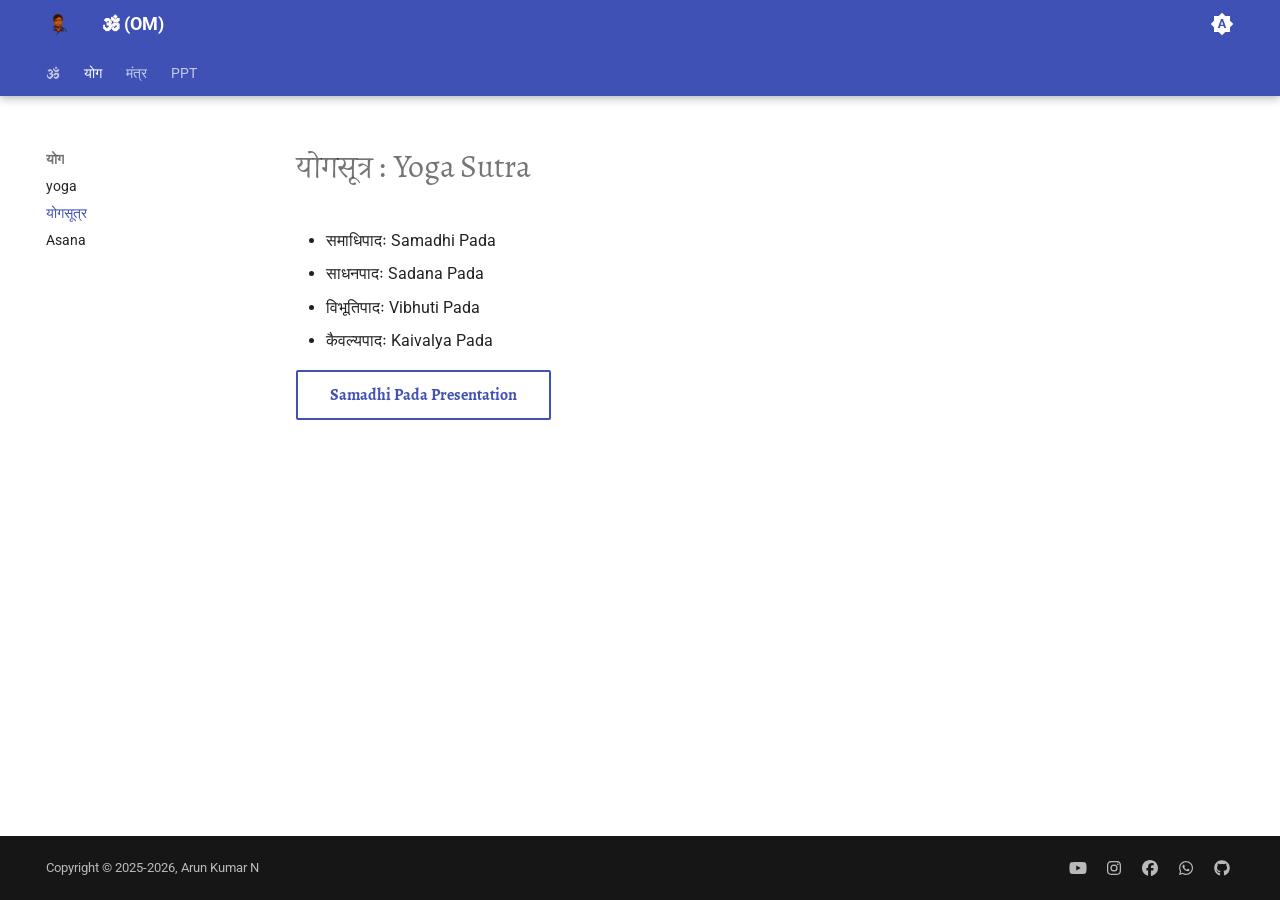
<file: yoga/patanjali-yoga-sutra/index.html>
<!doctype html>
<html lang="en" class="no-js">
  <head>
    
    <meta charset="utf-8">
    <meta name="viewport" content="width=device-width,initial-scale=1">
    
    
        <meta name="author" content="Arun kumar N">
    
    
        <link rel="canonical" href="https://om.arunkumarn.in/yoga/patanjali-yoga-sutra/">
    
    
        <link rel="prev" href="../">
    
    
        <link rel="next" href="../asana/">
    
    
    <link rel="icon" href="../../assets/image/favicon.png">

    <meta property="og:type" content="website" />
    
    
    
        <meta property="og:url" content="https://om.arunkumarn.in/yoga/patanjali-yoga-sutra/">
    
    <meta property="og:site_name" content="🕉 (OM)" />
    


    <meta name="twitter:card" content="summary" />
    
    
    
    <meta name="twitter:site" content="@arunkumarn_eee" />
    
    <meta name="twitter:creator" content="@arunkumarn_eee" />

    
      
        <title>योगसूत्र - 🕉 (OM)</title>
      
    
    
      <link rel="stylesheet" href="../../assets/stylesheets/main.ec1eaa64.min.css">
      
        
        <link rel="stylesheet" href="../../assets/stylesheets/palette.ab4e12ef.min.css">
      
      


    
    
      
    
    
      
        
        
        <link rel="preconnect" href="https://fonts.gstatic.com" crossorigin>
        <link rel="stylesheet" href="https://fonts.googleapis.com/css?family=Roboto:300,300i,400,400i,700,700i%7CRoboto+Mono:400,400i,700,700i&display=fallback">
        <style>:root{--md-text-font:"Roboto";--md-code-font:"Roboto Mono"}</style>
      
    
    
      <link rel="stylesheet" href="../../stylesheets/extra.css">
    
    <script>__md_scope=new URL("../..",location),__md_hash=e=>[...e].reduce(((e,_)=>(e<<5)-e+_.charCodeAt(0)),0),__md_get=(e,_=localStorage,t=__md_scope)=>JSON.parse(_.getItem(t.pathname+"."+e)),__md_set=(e,_,t=localStorage,a=__md_scope)=>{try{t.setItem(a.pathname+"."+e,JSON.stringify(_))}catch(e){}}</script>
    
      

    
    
  </head>
  
  
    
    
      
    
    
    
    
    <body dir="ltr" data-md-color-scheme="default" data-md-color-primary="black" data-md-color-accent="amber">
  
    
    <input class="md-toggle" data-md-toggle="drawer" type="checkbox" id="__drawer" autocomplete="off">
    <input class="md-toggle" data-md-toggle="search" type="checkbox" id="__search" autocomplete="off">
    <label class="md-overlay" for="__drawer"></label>
    <div data-md-component="skip">
      
        
        <a href="#yoga-sutra" class="md-skip">
          Skip to content
        </a>
      
    </div>
    <div data-md-component="announce">
      
    </div>
    
    
      

  

<header class="md-header md-header--shadow md-header--lifted" data-md-component="header">
  <nav class="md-header__inner md-grid" aria-label="Header">
    <a href="../.." title="🕉 (OM)" class="md-header__button md-logo" aria-label="🕉 (OM)" data-md-component="logo">
      
  <img src="../../assets/image/favicon.png" alt="logo">

    </a>
    <label class="md-header__button md-icon" for="__drawer">
      
      <svg xmlns="http://www.w3.org/2000/svg" viewBox="0 0 24 24"><path d="M3 6h18v2H3zm0 5h18v2H3zm0 5h18v2H3z"/></svg>
    </label>
    <div class="md-header__title" data-md-component="header-title">
      <div class="md-header__ellipsis">
        <div class="md-header__topic">
          <span class="md-ellipsis">
            🕉 (OM)
          </span>
        </div>
        <div class="md-header__topic" data-md-component="header-topic">
          <span class="md-ellipsis">
            
              योगसूत्र
            
          </span>
        </div>
      </div>
    </div>
    
      
        <form class="md-header__option" data-md-component="palette">
  
    
    
    
    <input class="md-option" data-md-color-media="(prefers-color-scheme)" data-md-color-scheme="default" data-md-color-primary="black" data-md-color-accent="amber"  aria-label="Switch to light mode"  type="radio" name="__palette" id="__palette_0">
    
      <label class="md-header__button md-icon" title="Switch to light mode" for="__palette_1" hidden>
        <svg xmlns="http://www.w3.org/2000/svg" viewBox="0 0 24 24"><path d="m14.3 16-.7-2h-3.2l-.7 2H7.8L11 7h2l3.2 9zM20 8.69V4h-4.69L12 .69 8.69 4H4v4.69L.69 12 4 15.31V20h4.69L12 23.31 15.31 20H20v-4.69L23.31 12zm-9.15 3.96h2.3L12 9z"/></svg>
      </label>
    
  
    
    
    
    <input class="md-option" data-md-color-media="(prefers-color-scheme: light)" data-md-color-scheme="default" data-md-color-primary="indigo" data-md-color-accent="deep-orange"  aria-label="Switch to dark mode"  type="radio" name="__palette" id="__palette_1">
    
      <label class="md-header__button md-icon" title="Switch to dark mode" for="__palette_2" hidden>
        <svg xmlns="http://www.w3.org/2000/svg" viewBox="0 0 24 24"><path d="M12 8a4 4 0 0 0-4 4 4 4 0 0 0 4 4 4 4 0 0 0 4-4 4 4 0 0 0-4-4m0 10a6 6 0 0 1-6-6 6 6 0 0 1 6-6 6 6 0 0 1 6 6 6 6 0 0 1-6 6m8-9.31V4h-4.69L12 .69 8.69 4H4v4.69L.69 12 4 15.31V20h4.69L12 23.31 15.31 20H20v-4.69L23.31 12z"/></svg>
      </label>
    
  
    
    
    
    <input class="md-option" data-md-color-media="(prefers-color-scheme: dark)" data-md-color-scheme="slate" data-md-color-primary="black" data-md-color-accent="amber"  aria-label="Switch to system preference"  type="radio" name="__palette" id="__palette_2">
    
      <label class="md-header__button md-icon" title="Switch to system preference" for="__palette_0" hidden>
        <svg xmlns="http://www.w3.org/2000/svg" viewBox="0 0 24 24"><path d="M12 18c-.89 0-1.74-.2-2.5-.55C11.56 16.5 13 14.42 13 12s-1.44-4.5-3.5-5.45C10.26 6.2 11.11 6 12 6a6 6 0 0 1 6 6 6 6 0 0 1-6 6m8-9.31V4h-4.69L12 .69 8.69 4H4v4.69L.69 12 4 15.31V20h4.69L12 23.31 15.31 20H20v-4.69L23.31 12z"/></svg>
      </label>
    
  
</form>
      
    
    
      <script>var palette=__md_get("__palette");if(palette&&palette.color){if("(prefers-color-scheme)"===palette.color.media){var media=matchMedia("(prefers-color-scheme: light)"),input=document.querySelector(media.matches?"[data-md-color-media='(prefers-color-scheme: light)']":"[data-md-color-media='(prefers-color-scheme: dark)']");palette.color.media=input.getAttribute("data-md-color-media"),palette.color.scheme=input.getAttribute("data-md-color-scheme"),palette.color.primary=input.getAttribute("data-md-color-primary"),palette.color.accent=input.getAttribute("data-md-color-accent")}for(var[key,value]of Object.entries(palette.color))document.body.setAttribute("data-md-color-"+key,value)}</script>
    
    
    
    
  </nav>
  
    
      
<nav class="md-tabs" aria-label="Tabs" data-md-component="tabs">
  <div class="md-grid">
    <ul class="md-tabs__list">
      
        
  
  
  
  
    <li class="md-tabs__item">
      <a href="../.." class="md-tabs__link">
        
  
  
    
  
  🕉

      </a>
    </li>
  

      
        
  
  
  
    
  
  
    
    
      <li class="md-tabs__item md-tabs__item--active">
        <a href="../" class="md-tabs__link">
          
  
  
  योग

        </a>
      </li>
    
  

      
        
  
  
  
  
    
    
      <li class="md-tabs__item">
        <a href="../../mantra/" class="md-tabs__link">
          
  
  
  मंत्र

        </a>
      </li>
    
  

      
        
  
  
  
  
    <li class="md-tabs__item">
      <a href="../../presentation/" class="md-tabs__link">
        
  
  
    
  
  PPT

      </a>
    </li>
  

      
    </ul>
  </div>
</nav>
    
  
</header>
    
    <div class="md-container" data-md-component="container">
      
      
        
      
      <main class="md-main" data-md-component="main">
        <div class="md-main__inner md-grid">
          
            
              
              <div class="md-sidebar md-sidebar--primary" data-md-component="sidebar" data-md-type="navigation" >
                <div class="md-sidebar__scrollwrap">
                  <div class="md-sidebar__inner">
                    


  


<nav class="md-nav md-nav--primary md-nav--lifted" aria-label="Navigation" data-md-level="0">
  <label class="md-nav__title" for="__drawer">
    <a href="../.." title="🕉 (OM)" class="md-nav__button md-logo" aria-label="🕉 (OM)" data-md-component="logo">
      
  <img src="../../assets/image/favicon.png" alt="logo">

    </a>
    🕉 (OM)
  </label>
  
  <ul class="md-nav__list" data-md-scrollfix>
    
      
      
  
  
  
  
    <li class="md-nav__item">
      <a href="../.." class="md-nav__link">
        
  
  
  <span class="md-ellipsis">
    
  
    🕉
  

    
  </span>
  
  

      </a>
    </li>
  

    
      
      
  
  
    
  
  
  
    
    
    
    
      
        
        
      
      
    
    
    <li class="md-nav__item md-nav__item--active md-nav__item--section md-nav__item--nested">
      
        
        
        <input class="md-nav__toggle md-toggle " type="checkbox" id="__nav_2" checked>
        
          
          <label class="md-nav__link" for="__nav_2" id="__nav_2_label" tabindex="">
            
  
  
  <span class="md-ellipsis">
    
  
    योग
  

    
  </span>
  
  

            <span class="md-nav__icon md-icon"></span>
          </label>
        
        <nav class="md-nav" data-md-level="1" aria-labelledby="__nav_2_label" aria-expanded="true">
          <label class="md-nav__title" for="__nav_2">
            <span class="md-nav__icon md-icon"></span>
            
  
    योग
  

          </label>
          <ul class="md-nav__list" data-md-scrollfix>
            
              
                
  
  
  
  
    <li class="md-nav__item">
      <a href="../" class="md-nav__link">
        
  
  
  <span class="md-ellipsis">
    
  
    yoga
  

    
  </span>
  
  

      </a>
    </li>
  

              
            
              
                
  
  
    
  
  
  
    <li class="md-nav__item md-nav__item--active">
      
      <input class="md-nav__toggle md-toggle" type="checkbox" id="__toc">
      
      
        
      
      
      <a href="./" class="md-nav__link md-nav__link--active">
        
  
  
  <span class="md-ellipsis">
    
  
    योगसूत्र
  

    
  </span>
  
  

      </a>
      
    </li>
  

              
            
              
                
  
  
  
  
    <li class="md-nav__item">
      <a href="../asana/" class="md-nav__link">
        
  
  
  <span class="md-ellipsis">
    
  
    Asana
  

    
  </span>
  
  

      </a>
    </li>
  

              
            
          </ul>
        </nav>
      
    </li>
  

    
      
      
  
  
  
  
    
    
    
    
      
      
    
    
    <li class="md-nav__item md-nav__item--nested">
      
        
        
        <input class="md-nav__toggle md-toggle " type="checkbox" id="__nav_3" >
        
          
          <label class="md-nav__link" for="__nav_3" id="__nav_3_label" tabindex="0">
            
  
  
  <span class="md-ellipsis">
    
  
    मंत्र
  

    
  </span>
  
  

            <span class="md-nav__icon md-icon"></span>
          </label>
        
        <nav class="md-nav" data-md-level="1" aria-labelledby="__nav_3_label" aria-expanded="false">
          <label class="md-nav__title" for="__nav_3">
            <span class="md-nav__icon md-icon"></span>
            
  
    मंत्र
  

          </label>
          <ul class="md-nav__list" data-md-scrollfix>
            
              
                
  
  
  
  
    <li class="md-nav__item">
      <a href="../../mantra/" class="md-nav__link">
        
  
  
  <span class="md-ellipsis">
    
  
    mantra
  

    
  </span>
  
  

      </a>
    </li>
  

              
            
              
                
  
  
  
  
    <li class="md-nav__item">
      <a href="../../mantra/surya_namaskara_mantra/" class="md-nav__link">
        
  
  
  <span class="md-ellipsis">
    
  
    Surya Namaskara Mantra
  

    
  </span>
  
  

      </a>
    </li>
  

              
            
              
                
  
  
  
  
    <li class="md-nav__item">
      <a href="../../mantra/shanti_mantra/" class="md-nav__link">
        
  
  
  <span class="md-ellipsis">
    
  
    Shanti Mantra
  

    
  </span>
  
  

      </a>
    </li>
  

              
            
              
                
  
  
  
  
    <li class="md-nav__item">
      <a href="../../mantra/pranayama_mantra/" class="md-nav__link">
        
  
  
  <span class="md-ellipsis">
    
  
    Pranayama Mantra
  

    
  </span>
  
  

      </a>
    </li>
  

              
            
              
                
  
  
  
  
    <li class="md-nav__item">
      <a href="../../mantra/pratah_smaranam/" class="md-nav__link">
        
  
  
  <span class="md-ellipsis">
    
  
    Pratah Smaranam
  

    
  </span>
  
  

      </a>
    </li>
  

              
            
          </ul>
        </nav>
      
    </li>
  

    
      
      
  
  
  
  
    <li class="md-nav__item">
      <a href="../../presentation/" class="md-nav__link">
        
  
  
  <span class="md-ellipsis">
    
  
    PPT
  

    
  </span>
  
  

      </a>
    </li>
  

    
  </ul>
</nav>
                  </div>
                </div>
              </div>
            
            
              
              <div class="md-sidebar md-sidebar--secondary" data-md-component="sidebar" data-md-type="toc" >
                <div class="md-sidebar__scrollwrap">
                  <div class="md-sidebar__inner">
                    

<nav class="md-nav md-nav--secondary" aria-label="Table of contents">
  
  
  
    
  
  
</nav>
                  </div>
                </div>
              </div>
            
          
          
            <div class="md-content" data-md-component="content">
              
              <article class="md-content__inner md-typeset">
                
                  



<div><h1 id="yoga-sutra">योगसूत्र : Yoga Sutra</h1>
<ul>
<li>समाधिपादः Samadhi Pada </li>
<li>साधनपादः Sadana Pada</li>
<li>विभूतिपादः Vibhuti Pada</li>
<li>कैवल्यपादः Kaivalya Pada</li>
</ul>
<p><a class="md-button" href="https://arunkumarn-eee.github.io/patanjali_yogasutra/" target="_blank">Samadhi Pada Presentation</a></p></div>












                
              </article>
            </div>
          
          
  <script>var tabs=__md_get("__tabs");if(Array.isArray(tabs))e:for(var set of document.querySelectorAll(".tabbed-set")){var labels=set.querySelector(".tabbed-labels");for(var tab of tabs)for(var label of labels.getElementsByTagName("label"))if(label.innerText.trim()===tab){var input=document.getElementById(label.htmlFor);input.checked=!0;continue e}}</script>

<script>var target=document.getElementById(location.hash.slice(1));target&&target.name&&(target.checked=target.name.startsWith("__tabbed_"))</script>
        </div>
        
          <button type="button" class="md-top md-icon" data-md-component="top" hidden>
  
  <svg xmlns="http://www.w3.org/2000/svg" viewBox="0 0 24 24"><path d="M13 20h-2V8l-5.5 5.5-1.42-1.42L12 4.16l7.92 7.92-1.42 1.42L13 8z"/></svg>
  Back to top
</button>
        
      </main>
      
        <footer class="md-footer">
  
  <div class="md-footer-meta md-typeset">
    <div class="md-footer-meta__inner md-grid">
      <div class="md-copyright">
  
    <div class="md-copyright__highlight">
      Copyright &copy; 2025-2026, Arun Kumar N
    </div>
  
  
</div>
      
        
<div class="md-social">
  
    
    
    
    
    <a href="https://www.youtube.com/@AttoDisk?sub_confirmation=1" target="_blank" rel="noopener" title="Atto Disk on youtube" class="md-social__link">
      <svg xmlns="http://www.w3.org/2000/svg" viewBox="0 0 576 512"><!--! Font Awesome Free 7.1.0 by @fontawesome - https://fontawesome.com License - https://fontawesome.com/license/free (Icons: CC BY 4.0, Fonts: SIL OFL 1.1, Code: MIT License) Copyright 2025 Fonticons, Inc.--><path d="M549.7 124.1c-6.2-23.7-24.8-42.3-48.3-48.6C458.9 64 288.1 64 288.1 64S117.3 64 74.7 75.5c-23.5 6.3-42 24.9-48.3 48.6C15 167 15 256.4 15 256.4s0 89.4 11.4 132.3c6.3 23.6 24.8 41.5 48.3 47.8C117.3 448 288.1 448 288.1 448s170.8 0 213.4-11.5c23.5-6.3 42-24.2 48.3-47.8 11.4-42.9 11.4-132.3 11.4-132.3s0-89.4-11.4-132.3zM232.2 337.6V175.2l142.7 81.2z"/></svg>
    </a>
  
    
    
    
    
    <a href="https://instagram.com/aavishkarah" target="_blank" rel="noopener" title="Aavishkarah on Instagram" class="md-social__link">
      <svg xmlns="http://www.w3.org/2000/svg" viewBox="0 0 448 512"><!--! Font Awesome Free 7.1.0 by @fontawesome - https://fontawesome.com License - https://fontawesome.com/license/free (Icons: CC BY 4.0, Fonts: SIL OFL 1.1, Code: MIT License) Copyright 2025 Fonticons, Inc.--><path d="M224.3 141a115 115 0 1 0-.6 230 115 115 0 1 0 .6-230m-.6 40.4a74.6 74.6 0 1 1 .6 149.2 74.6 74.6 0 1 1-.6-149.2m93.4-45.1a26.8 26.8 0 1 1 53.6 0 26.8 26.8 0 1 1-53.6 0m129.7 27.2c-1.7-35.9-9.9-67.7-36.2-93.9-26.2-26.2-58-34.4-93.9-36.2-37-2.1-147.9-2.1-184.9 0-35.8 1.7-67.6 9.9-93.9 36.1s-34.4 58-36.2 93.9c-2.1 37-2.1 147.9 0 184.9 1.7 35.9 9.9 67.7 36.2 93.9s58 34.4 93.9 36.2c37 2.1 147.9 2.1 184.9 0 35.9-1.7 67.7-9.9 93.9-36.2 26.2-26.2 34.4-58 36.2-93.9 2.1-37 2.1-147.8 0-184.8M399 388c-7.8 19.6-22.9 34.7-42.6 42.6-29.5 11.7-99.5 9-132.1 9s-102.7 2.6-132.1-9c-19.6-7.8-34.7-22.9-42.6-42.6-11.7-29.5-9-99.5-9-132.1s-2.6-102.7 9-132.1c7.8-19.6 22.9-34.7 42.6-42.6 29.5-11.7 99.5-9 132.1-9s102.7-2.6 132.1 9c19.6 7.8 34.7 22.9 42.6 42.6 11.7 29.5 9 99.5 9 132.1s2.7 102.7-9 132.1"/></svg>
    </a>
  
    
    
    
    
    <a href="https://facebook.com/people/Aavishkarah/61573021117727" target="_blank" rel="noopener" title="Aavishkarah on Facebook" class="md-social__link">
      <svg xmlns="http://www.w3.org/2000/svg" viewBox="0 0 512 512"><!--! Font Awesome Free 7.1.0 by @fontawesome - https://fontawesome.com License - https://fontawesome.com/license/free (Icons: CC BY 4.0, Fonts: SIL OFL 1.1, Code: MIT License) Copyright 2025 Fonticons, Inc.--><path d="M512 256C512 114.6 397.4 0 256 0S0 114.6 0 256c0 120 82.7 220.8 194.2 248.5V334.2h-52.8V256h52.8v-33.7c0-87.1 39.4-127.5 125-127.5 16.2 0 44.2 3.2 55.7 6.4V172c-6-.6-16.5-1-29.6-1-42 0-58.2 15.9-58.2 57.2V256h83.6l-14.4 78.2H287v175.9C413.8 494.8 512 386.9 512 256"/></svg>
    </a>
  
    
    
    
    
    <a href="https://whatsapp.com/channel/0029Vb5ddY75a24ASH3a4535" target="_blank" rel="noopener" title="Aavishkarah on WhatsApp" class="md-social__link">
      <svg xmlns="http://www.w3.org/2000/svg" viewBox="0 0 448 512"><!--! Font Awesome Free 7.1.0 by @fontawesome - https://fontawesome.com License - https://fontawesome.com/license/free (Icons: CC BY 4.0, Fonts: SIL OFL 1.1, Code: MIT License) Copyright 2025 Fonticons, Inc.--><path d="M380.9 97.1C339 55.1 283.2 32 223.9 32c-122.4 0-222 99.6-222 222 0 39.1 10.2 77.3 29.6 111L0 480l117.7-30.9c32.4 17.7 68.9 27 106.1 27h.1c122.3 0 224.1-99.6 224.1-222 0-59.3-25.2-115-67.1-157m-157 341.6c-33.2 0-65.7-8.9-94-25.7l-6.7-4-69.8 18.3L72 359.2l-4.4-7c-18.5-29.4-28.2-63.3-28.2-98.2 0-101.7 82.8-184.5 184.6-184.5 49.3 0 95.6 19.2 130.4 54.1s56.2 81.2 56.1 130.5c0 101.8-84.9 184.6-186.6 184.6m101.2-138.2c-5.5-2.8-32.8-16.2-37.9-18-5.1-1.9-8.8-2.8-12.5 2.8s-14.3 18-17.6 21.8c-3.2 3.7-6.5 4.2-12 1.4-32.6-16.3-54-29.1-75.5-66-5.7-9.8 5.7-9.1 16.3-30.3 1.8-3.7.9-6.9-.5-9.7s-12.5-30.1-17.1-41.2c-4.5-10.8-9.1-9.3-12.5-9.5-3.2-.2-6.9-.2-10.6-.2s-9.7 1.4-14.8 6.9c-5.1 5.6-19.4 19-19.4 46.3s19.9 53.7 22.6 57.4c2.8 3.7 39.1 59.7 94.8 83.8 35.2 15.2 49 16.5 66.6 13.9 10.7-1.6 32.8-13.4 37.4-26.4s4.6-24.1 3.2-26.4c-1.3-2.5-5-3.9-10.5-6.6"/></svg>
    </a>
  
    
    
    
    
    <a href="https://github.com/aavishkarah" target="_blank" rel="noopener" title="Aavishkarah on Github" class="md-social__link">
      <svg xmlns="http://www.w3.org/2000/svg" viewBox="0 0 512 512"><!--! Font Awesome Free 7.1.0 by @fontawesome - https://fontawesome.com License - https://fontawesome.com/license/free (Icons: CC BY 4.0, Fonts: SIL OFL 1.1, Code: MIT License) Copyright 2025 Fonticons, Inc.--><path d="M173.9 397.4c0 2-2.3 3.6-5.2 3.6-3.3.3-5.6-1.3-5.6-3.6 0-2 2.3-3.6 5.2-3.6 3-.3 5.6 1.3 5.6 3.6m-31.1-4.5c-.7 2 1.3 4.3 4.3 4.9 2.6 1 5.6 0 6.2-2s-1.3-4.3-4.3-5.2c-2.6-.7-5.5.3-6.2 2.3m44.2-1.7c-2.9.7-4.9 2.6-4.6 4.9.3 2 2.9 3.3 5.9 2.6 2.9-.7 4.9-2.6 4.6-4.6-.3-1.9-3-3.2-5.9-2.9M252.8 8C114.1 8 8 113.3 8 252c0 110.9 69.8 205.8 169.5 239.2 12.8 2.3 17.3-5.6 17.3-12.1 0-6.2-.3-40.4-.3-61.4 0 0-70 15-84.7-29.8 0 0-11.4-29.1-27.8-36.6 0 0-22.9-15.7 1.6-15.4 0 0 24.9 2 38.6 25.8 21.9 38.6 58.6 27.5 72.9 20.9 2.3-16 8.8-27.1 16-33.7-55.9-6.2-112.3-14.3-112.3-110.5 0-27.5 7.6-41.3 23.6-58.9-2.6-6.5-11.1-33.3 2.6-67.9 20.9-6.5 69 27 69 27 20-5.6 41.5-8.5 62.8-8.5s42.8 2.9 62.8 8.5c0 0 48.1-33.6 69-27 13.7 34.7 5.2 61.4 2.6 67.9 16 17.7 25.8 31.5 25.8 58.9 0 96.5-58.9 104.2-114.8 110.5 9.2 7.9 17 22.9 17 46.4 0 33.7-.3 75.4-.3 83.6 0 6.5 4.6 14.4 17.3 12.1C436.2 457.8 504 362.9 504 252 504 113.3 391.5 8 252.8 8M105.2 352.9c-1.3 1-1 3.3.7 5.2 1.6 1.6 3.9 2.3 5.2 1 1.3-1 1-3.3-.7-5.2-1.6-1.6-3.9-2.3-5.2-1m-10.8-8.1c-.7 1.3.3 2.9 2.3 3.9 1.6 1 3.6.7 4.3-.7.7-1.3-.3-2.9-2.3-3.9-2-.6-3.6-.3-4.3.7m32.4 35.6c-1.6 1.3-1 4.3 1.3 6.2 2.3 2.3 5.2 2.6 6.5 1 1.3-1.3.7-4.3-1.3-6.2-2.2-2.3-5.2-2.6-6.5-1m-11.4-14.7c-1.6 1-1.6 3.6 0 5.9s4.3 3.3 5.6 2.3c1.6-1.3 1.6-3.9 0-6.2-1.4-2.3-4-3.3-5.6-2"/></svg>
    </a>
  
</div>
      
    </div>
  </div>
</footer>
      
    </div>
    <div class="md-dialog" data-md-component="dialog">
      <div class="md-dialog__inner md-typeset"></div>
    </div>
    
    
    
      
      
      <script id="__config" type="application/json">{"annotate": null, "base": "../..", "features": ["navigation.tabs", "navigation.tabs.sticky", "navigation.top", "content.code.copy", "content.footnote.tooltips", "content.tabs.link"], "search": "../../assets/javascripts/workers/search.2c215733.min.js", "tags": null, "translations": {"clipboard.copied": "Copied to clipboard", "clipboard.copy": "Copy to clipboard", "search.result.more.one": "1 more on this page", "search.result.more.other": "# more on this page", "search.result.none": "No matching documents", "search.result.one": "1 matching document", "search.result.other": "# matching documents", "search.result.placeholder": "Type to start searching", "search.result.term.missing": "Missing", "select.version": "Select version"}, "version": null}</script>
    
    
      <script src="../../assets/javascripts/bundle.d7400e89.min.js"></script>
      
    
  </body>
</html>
</file>
<file: stylesheets/extra.css>
/* -- Fonts: full Indic + Latin coverage, loaded once -------------------- */
@import url("https://fonts.googleapis.com/css2?family=Noto+Serif:wght@400;600;700&family=Noto+Serif+Devanagari:wght@400;600;700&family=Noto+Serif+Kannada:wght@400;600;700&family=Noto+Serif+Tamil:wght@400;600;700&family=Noto+Serif+Telugu:wght@400;600;700&family=Noto+Sans:wght@400;500;600&family=Noto+Sans+Devanagari:wght@400;500;600&family=Noto+Sans+Kannada:wght@400;500;600&family=Noto+Sans+Tamil:wght@400;500;600&family=Noto+Sans+Telugu:wght@400;500;600&family=Sahitya:wght@400;700&display=swap");


:root {
    --md-admonition-icon--youtube: url('data:image/svg+xml;charset=utf-8,<svg xmlns="http://www.w3.org/2000/svg" viewBox="0 0 24 24"><path d="m10 15 5.19-3L10 9zm11.56-7.83c.13.47.22 1.1.28 1.9.07.8.1 1.49.1 2.09L22 12c0 2.19-.16 3.8-.44 4.83-.25.9-.83 1.48-1.73 1.73-.47.13-1.33.22-2.65.28-1.3.07-2.49.1-3.59.1L12 19c-4.19 0-6.8-.16-7.83-.44-.9-.25-1.48-.83-1.73-1.73-.13-.47-.22-1.1-.28-1.9-.07-.8-.1-1.49-.1-2.09L2 12c0-2.19.16-3.8.44-4.83.25-.9.83-1.48 1.73-1.73.47-.13 1.33-.22 2.65-.28 1.3-.07 2.49-.1 3.59-.1L12 5c4.19 0 6.8.16 7.83.44.9.25 1.48.83 1.73 1.73"/></svg>')
  }
  .md-typeset .admonition.youtube-tutorial,
  .md-typeset details.youtube-tutorial {
    border-color: rgb(255, 0, 0);
  }
  .md-typeset .youtube-tutorial > .admonition-title,
  .md-typeset .youtube-tutorial > summary {
    background-color: rgba(255, 0, 0, 0.1);
  }
  .md-typeset .youtube-tutorial > .admonition-title::before,
  .md-typeset .youtube-tutorial > summary::before {
    background-color: rgb(255, 0, 0);
    -webkit-mask-image: var(--md-admonition-icon--youtube);
            mask-image: var(--md-admonition-icon--youtube);
  }
  .md-color-red-link {
    color:red!important;
  }
  .md-color-green-link {
    color:green!important;
  }
  .md-color-green-link:hover, .md-color-red-link:hover  {
    color:#ffaa00!important;
  }

  .md-typeset h1,
  .md-typeset h2,
  .md-typeset h3,
  .md-typeset h4,
  .md-typeset h5,
  .md-typeset p {
    font-family:  "Sahitya", "Noto Sans Kannada",
    "Noto Sans Tamil", "Noto Sans Telugu", "Noto Sans", -apple-system,
    sans-serif;
  }

  .vedic-text{
    font-size:xx-large;
    text-align: center;
    
  }
</file>
<file: assets/stylesheets/main.ec1eaa64.min.css>
@charset "UTF-8";html{-webkit-text-size-adjust:none;-moz-text-size-adjust:none;text-size-adjust:none;box-sizing:border-box}*,:after,:before{box-sizing:inherit}@media (prefers-reduced-motion){*,:after,:before{transition:none!important}}body{margin:0}a,button,input,label{-webkit-tap-highlight-color:transparent}a{color:inherit;text-decoration:none}hr{border:0;box-sizing:initial;display:block;height:.05rem;overflow:visible;padding:0}small{font-size:80%}sub,sup{line-height:1em}img{border-style:none}table{border-collapse:initial;border-spacing:0}td,th{font-weight:400;vertical-align:top}button{background:#0000;border:0;font-family:inherit;font-size:inherit;margin:0;padding:0}input{border:0;outline:none}:root{--md-primary-fg-color:#4051b5;--md-primary-fg-color--light:#5d6cc0;--md-primary-fg-color--dark:#303fa1;--md-primary-bg-color:#fff;--md-primary-bg-color--light:#ffffffb3;--md-accent-fg-color:#526cfe;--md-accent-fg-color--transparent:#526cfe1a;--md-accent-bg-color:#fff;--md-accent-bg-color--light:#ffffffb3}[data-md-color-scheme=default]{color-scheme:light}[data-md-color-scheme=default] img[src$="#gh-dark-mode-only"],[data-md-color-scheme=default] img[src$="#only-dark"]{display:none}:root,[data-md-color-scheme=default]{--md-hue:225deg;--md-default-fg-color:#000000de;--md-default-fg-color--light:#0000008a;--md-default-fg-color--lighter:#00000052;--md-default-fg-color--lightest:#00000012;--md-default-bg-color:#fff;--md-default-bg-color--light:#ffffffb3;--md-default-bg-color--lighter:#ffffff4d;--md-default-bg-color--lightest:#ffffff1f;--md-code-fg-color:#36464e;--md-code-bg-color:#f5f5f5;--md-code-bg-color--light:#f5f5f5b3;--md-code-bg-color--lighter:#f5f5f54d;--md-code-hl-color:#4287ff;--md-code-hl-color--light:#4287ff1a;--md-code-hl-number-color:#d52a2a;--md-code-hl-special-color:#db1457;--md-code-hl-function-color:#a846b9;--md-code-hl-constant-color:#6e59d9;--md-code-hl-keyword-color:#3f6ec6;--md-code-hl-string-color:#1c7d4d;--md-code-hl-name-color:var(--md-code-fg-color);--md-code-hl-operator-color:var(--md-default-fg-color--light);--md-code-hl-punctuation-color:var(--md-default-fg-color--light);--md-code-hl-comment-color:var(--md-default-fg-color--light);--md-code-hl-generic-color:var(--md-default-fg-color--light);--md-code-hl-variable-color:var(--md-default-fg-color--light);--md-typeset-color:var(--md-default-fg-color);--md-typeset-a-color:var(--md-primary-fg-color);--md-typeset-del-color:#f5503d26;--md-typeset-ins-color:#0bd57026;--md-typeset-kbd-color:#fafafa;--md-typeset-kbd-accent-color:#fff;--md-typeset-kbd-border-color:#b8b8b8;--md-typeset-mark-color:#ffff0080;--md-typeset-table-color:#0000001f;--md-typeset-table-color--light:rgba(0,0,0,.035);--md-admonition-fg-color:var(--md-default-fg-color);--md-admonition-bg-color:var(--md-default-bg-color);--md-warning-fg-color:#000000de;--md-warning-bg-color:#ff9;--md-footer-fg-color:#fff;--md-footer-fg-color--light:#ffffffb3;--md-footer-fg-color--lighter:#ffffff73;--md-footer-bg-color:#000000de;--md-footer-bg-color--dark:#00000052;--md-shadow-z1:0 0.2rem 0.5rem #0000000d,0 0 0.05rem #0000001a;--md-shadow-z2:0 0.2rem 0.5rem #0000001a,0 0 0.05rem #00000040;--md-shadow-z3:0 0.2rem 0.5rem #0003,0 0 0.05rem #00000059}.md-icon svg{fill:currentcolor;display:block;height:1.2rem;width:1.2rem}body{-webkit-font-smoothing:antialiased;-moz-osx-font-smoothing:grayscale;--md-text-font-family:var(--md-text-font,_),-apple-system,BlinkMacSystemFont,Helvetica,Arial,sans-serif;--md-code-font-family:var(--md-code-font,_),SFMono-Regular,Consolas,Menlo,monospace}aside,body,input{font-feature-settings:"kern","liga";color:var(--md-typeset-color);font-family:var(--md-text-font-family)}code,kbd,pre{font-feature-settings:"kern";font-family:var(--md-code-font-family)}:root{--md-typeset-table-sort-icon:url('data:image/svg+xml;charset=utf-8,<svg xmlns="http://www.w3.org/2000/svg" viewBox="0 0 24 24"><path d="m18 21-4-4h3V7h-3l4-4 4 4h-3v10h3M2 19v-2h10v2M2 13v-2h7v2M2 7V5h4v2z"/></svg>');--md-typeset-table-sort-icon--asc:url('data:image/svg+xml;charset=utf-8,<svg xmlns="http://www.w3.org/2000/svg" viewBox="0 0 24 24"><path d="M19 17h3l-4 4-4-4h3V3h2M2 17h10v2H2M6 5v2H2V5m0 6h7v2H2z"/></svg>');--md-typeset-table-sort-icon--desc:url('data:image/svg+xml;charset=utf-8,<svg xmlns="http://www.w3.org/2000/svg" viewBox="0 0 24 24"><path d="M19 7h3l-4-4-4 4h3v14h2M2 17h10v2H2M6 5v2H2V5m0 6h7v2H2z"/></svg>')}.md-typeset{-webkit-print-color-adjust:exact;color-adjust:exact;font-size:.8rem;line-height:1.6;overflow-wrap:break-word}@media print{.md-typeset{font-size:.68rem}}.md-typeset blockquote,.md-typeset dl,.md-typeset figure,.md-typeset ol,.md-typeset pre,.md-typeset ul{margin-bottom:1em;margin-top:1em}.md-typeset h1{color:var(--md-default-fg-color--light);font-size:2em;line-height:1.3;margin:0 0 1.25em}.md-typeset h1,.md-typeset h2{font-weight:300;letter-spacing:-.01em}.md-typeset h2{font-size:1.5625em;line-height:1.4;margin:1.6em 0 .64em}.md-typeset h3{font-size:1.25em;font-weight:400;letter-spacing:-.01em;line-height:1.5;margin:1.6em 0 .8em}.md-typeset h2+h3{margin-top:.8em}.md-typeset h4{font-weight:700;letter-spacing:-.01em;margin:1em 0}.md-typeset h5,.md-typeset h6{color:var(--md-default-fg-color--light);font-size:.8em;font-weight:700;letter-spacing:-.01em;margin:1.25em 0}.md-typeset h5{text-transform:uppercase}.md-typeset h5 code{text-transform:none}.md-typeset hr{border-bottom:.05rem solid var(--md-default-fg-color--lightest);display:flow-root;margin:1.5em 0}.md-typeset a{color:var(--md-typeset-a-color);word-break:break-word}.md-typeset a,.md-typeset a:before{transition:color 125ms}.md-typeset a:focus,.md-typeset a:hover{color:var(--md-accent-fg-color)}.md-typeset a:focus code,.md-typeset a:hover code{background-color:var(--md-accent-fg-color--transparent);color:var(--md-accent-fg-color)}.md-typeset a code{color:var(--md-typeset-a-color)}.md-typeset a.focus-visible{outline-color:var(--md-accent-fg-color);outline-offset:.2rem}.md-typeset code,.md-typeset kbd,.md-typeset pre{color:var(--md-code-fg-color);direction:ltr;font-variant-ligatures:none;transition:background-color 125ms}@media print{.md-typeset code,.md-typeset kbd,.md-typeset pre{white-space:pre-wrap}}.md-typeset code{background-color:var(--md-code-bg-color);border-radius:.1rem;-webkit-box-decoration-break:clone;box-decoration-break:clone;font-size:.85em;padding:0 .2941176471em;transition:color 125ms,background-color 125ms;word-break:break-word}.md-typeset code:not(.focus-visible){-webkit-tap-highlight-color:transparent;outline:none}.md-typeset pre{display:flow-root;line-height:1.4;position:relative}.md-typeset pre>code{-webkit-box-decoration-break:slice;box-decoration-break:slice;box-shadow:none;display:block;margin:0;outline-color:var(--md-accent-fg-color);overflow:auto;padding:.7720588235em 1.1764705882em;scrollbar-color:var(--md-default-fg-color--lighter) #0000;scrollbar-width:thin;touch-action:auto;word-break:normal}.md-typeset pre>code:hover{scrollbar-color:var(--md-accent-fg-color) #0000}.md-typeset pre>code::-webkit-scrollbar{height:.2rem;width:.2rem}.md-typeset pre>code::-webkit-scrollbar-thumb{background-color:var(--md-default-fg-color--lighter)}.md-typeset pre>code::-webkit-scrollbar-thumb:hover{background-color:var(--md-accent-fg-color)}.md-typeset kbd{background-color:var(--md-typeset-kbd-color);border-radius:.1rem;box-shadow:0 .1rem 0 .05rem var(--md-typeset-kbd-border-color),0 .1rem 0 var(--md-typeset-kbd-border-color),0 -.1rem .2rem var(--md-typeset-kbd-accent-color) inset;color:var(--md-default-fg-color);display:inline-block;font-size:.75em;padding:0 .6666666667em;vertical-align:text-top;word-break:break-word}.md-typeset mark{background-color:var(--md-typeset-mark-color);-webkit-box-decoration-break:clone;box-decoration-break:clone;color:inherit;word-break:break-word}.md-typeset abbr{cursor:help;text-decoration:none}.md-typeset [data-preview],.md-typeset abbr{border-bottom:.05rem dotted var(--md-default-fg-color--light)}.md-typeset small{opacity:.75}[dir=ltr] .md-typeset sub,[dir=ltr] .md-typeset sup{margin-left:.078125em}[dir=rtl] .md-typeset sub,[dir=rtl] .md-typeset sup{margin-right:.078125em}[dir=ltr] .md-typeset blockquote{padding-left:.6rem}[dir=rtl] .md-typeset blockquote{padding-right:.6rem}[dir=ltr] .md-typeset blockquote{border-left:.2rem solid var(--md-default-fg-color--lighter)}[dir=rtl] .md-typeset blockquote{border-right:.2rem solid var(--md-default-fg-color--lighter)}.md-typeset blockquote{color:var(--md-default-fg-color--light);margin-left:0;margin-right:0}.md-typeset ul{list-style-type:disc}.md-typeset ul[type]{list-style-type:revert-layer}[dir=ltr] .md-typeset ol,[dir=ltr] .md-typeset ul{margin-left:.625em}[dir=rtl] .md-typeset ol,[dir=rtl] .md-typeset ul{margin-right:.625em}.md-typeset ol,.md-typeset ul{padding:0}.md-typeset ol:not([hidden]),.md-typeset ul:not([hidden]){display:flow-root}.md-typeset ol ol,.md-typeset ul ol{list-style-type:lower-alpha}.md-typeset ol ol ol,.md-typeset ul ol ol{list-style-type:lower-roman}.md-typeset ol ol ol ol,.md-typeset ul ol ol ol{list-style-type:upper-alpha}.md-typeset ol ol ol ol ol,.md-typeset ul ol ol ol ol{list-style-type:upper-roman}.md-typeset ol[type],.md-typeset ul[type]{list-style-type:revert-layer}[dir=ltr] .md-typeset ol li,[dir=ltr] .md-typeset ul li{margin-left:1.25em}[dir=rtl] .md-typeset ol li,[dir=rtl] .md-typeset ul li{margin-right:1.25em}.md-typeset ol li,.md-typeset ul li{margin-bottom:.5em}.md-typeset ol li blockquote,.md-typeset ol li p,.md-typeset ul li blockquote,.md-typeset ul li p{margin:.5em 0}.md-typeset ol li:last-child,.md-typeset ul li:last-child{margin-bottom:0}[dir=ltr] .md-typeset ol li ol,[dir=ltr] .md-typeset ol li ul,[dir=ltr] .md-typeset ul li ol,[dir=ltr] .md-typeset ul li ul{margin-left:.625em}[dir=rtl] .md-typeset ol li ol,[dir=rtl] .md-typeset ol li ul,[dir=rtl] .md-typeset ul li ol,[dir=rtl] .md-typeset ul li ul{margin-right:.625em}.md-typeset ol li ol,.md-typeset ol li ul,.md-typeset ul li ol,.md-typeset ul li ul{margin-bottom:.5em;margin-top:.5em}[dir=ltr] .md-typeset dd{margin-left:1.875em}[dir=rtl] .md-typeset dd{margin-right:1.875em}.md-typeset dd{margin-bottom:1.5em;margin-top:1em}.md-typeset img,.md-typeset svg,.md-typeset video{height:auto;max-width:100%}.md-typeset img[align=left]{margin:1em 1em 1em 0}.md-typeset img[align=right]{margin:1em 0 1em 1em}.md-typeset img[align]:only-child{margin-top:0}.md-typeset figure{display:flow-root;margin:1em auto;max-width:100%;text-align:center;width:fit-content}.md-typeset figure img{display:block;margin:0 auto}.md-typeset figcaption{font-style:italic;margin:1em auto;max-width:24rem}.md-typeset iframe{max-width:100%}.md-typeset table:not([class]){background-color:var(--md-default-bg-color);border:.05rem solid var(--md-typeset-table-color);border-radius:.1rem;display:inline-block;font-size:.64rem;max-width:100%;overflow:auto;touch-action:auto}@media print{.md-typeset table:not([class]){display:table}}.md-typeset table:not([class])+*{margin-top:1.5em}.md-typeset table:not([class]) td>:first-child,.md-typeset table:not([class]) th>:first-child{margin-top:0}.md-typeset table:not([class]) td>:last-child,.md-typeset table:not([class]) th>:last-child{margin-bottom:0}.md-typeset table:not([class]) td:not([align]),.md-typeset table:not([class]) th:not([align]){text-align:left}[dir=rtl] .md-typeset table:not([class]) td:not([align]),[dir=rtl] .md-typeset table:not([class]) th:not([align]){text-align:right}.md-typeset table:not([class]) th{font-weight:700;min-width:5rem;padding:.9375em 1.25em;vertical-align:top}.md-typeset table:not([class]) td{border-top:.05rem solid var(--md-typeset-table-color);padding:.9375em 1.25em;vertical-align:top}.md-typeset table:not([class]) tbody tr{transition:background-color 125ms}.md-typeset table:not([class]) tbody tr:hover{background-color:var(--md-typeset-table-color--light);box-shadow:0 .05rem 0 var(--md-default-bg-color) inset}.md-typeset table:not([class]) a{word-break:normal}.md-typeset table th[role=columnheader]{cursor:pointer}[dir=ltr] .md-typeset table th[role=columnheader]:after{margin-left:.5em}[dir=rtl] .md-typeset table th[role=columnheader]:after{margin-right:.5em}.md-typeset table th[role=columnheader]:after{content:"";display:inline-block;height:1.2em;-webkit-mask-image:var(--md-typeset-table-sort-icon);mask-image:var(--md-typeset-table-sort-icon);-webkit-mask-repeat:no-repeat;mask-repeat:no-repeat;-webkit-mask-size:contain;mask-size:contain;transition:background-color 125ms;vertical-align:text-bottom;width:1.2em}.md-typeset table th[role=columnheader]:hover:after{background-color:var(--md-default-fg-color--lighter)}.md-typeset table th[role=columnheader][aria-sort=ascending]:after{background-color:var(--md-default-fg-color--light);-webkit-mask-image:var(--md-typeset-table-sort-icon--asc);mask-image:var(--md-typeset-table-sort-icon--asc)}.md-typeset table th[role=columnheader][aria-sort=descending]:after{background-color:var(--md-default-fg-color--light);-webkit-mask-image:var(--md-typeset-table-sort-icon--desc);mask-image:var(--md-typeset-table-sort-icon--desc)}.md-typeset__scrollwrap{margin:1em -.8rem;overflow-x:auto;touch-action:auto}.md-typeset__table{display:inline-block;margin-bottom:.5em;padding:0 .8rem}@media print{.md-typeset__table{display:block}}html .md-typeset__table table{display:table;margin:0;overflow:hidden;width:100%}@media screen and (max-width:44.984375em){.md-content__inner>pre{margin:1em -.8rem}.md-content__inner>pre code{border-radius:0}}.md-typeset .md-author{border-radius:100%;display:block;flex-shrink:0;height:1.6rem;overflow:hidden;position:relative;transition:color 125ms,transform 125ms;width:1.6rem}.md-typeset .md-author img{display:block}.md-typeset .md-author--more{background:var(--md-default-fg-color--lightest);color:var(--md-default-fg-color--lighter);font-size:.6rem;font-weight:700;line-height:1.6rem;text-align:center}.md-typeset .md-author--long{height:2.4rem;width:2.4rem}.md-typeset a.md-author{transform:scale(1)}.md-typeset a.md-author img{border-radius:100%;filter:grayscale(100%) opacity(75%);transition:filter 125ms}.md-typeset a.md-author:focus,.md-typeset a.md-author:hover{transform:scale(1.1);z-index:1}.md-typeset a.md-author:focus img,.md-typeset a.md-author:hover img{filter:grayscale(0)}.md-banner{background-color:var(--md-footer-bg-color);color:var(--md-footer-fg-color);overflow:auto}@media print{.md-banner{display:none}}.md-banner--warning{background-color:var(--md-warning-bg-color);color:var(--md-warning-fg-color)}.md-banner__inner{font-size:.7rem;margin:.6rem auto;padding:0 .8rem}[dir=ltr] .md-banner__button{float:right}[dir=rtl] .md-banner__button{float:left}.md-banner__button{color:inherit;cursor:pointer;transition:opacity .25s}.no-js .md-banner__button{display:none}.md-banner__button:hover{opacity:.7}html{font-size:125%;height:100%;overflow-x:hidden}@media screen and (min-width:100em){html{font-size:137.5%}}@media screen and (min-width:125em){html{font-size:150%}}body{background-color:var(--md-default-bg-color);display:flex;flex-direction:column;font-size:.5rem;min-height:100%;position:relative;width:100%}@media print{body{display:block}}@media screen and (max-width:59.984375em){body[data-md-scrolllock]{position:fixed}}.md-grid{margin-left:auto;margin-right:auto;max-width:61rem}.md-container{display:flex;flex-direction:column;flex-grow:1}@media print{.md-container{display:block}}.md-main{flex-grow:1}.md-main__inner{display:flex;height:100%;margin-top:1.5rem}.md-ellipsis{overflow:hidden;text-overflow:ellipsis}.md-toggle{display:none}.md-option{height:0;opacity:0;position:absolute;width:0}.md-option:checked+label:not([hidden]){display:block}.md-option.focus-visible+label{outline-color:var(--md-accent-fg-color);outline-style:auto}.md-skip{background-color:var(--md-default-fg-color);border-radius:.1rem;color:var(--md-default-bg-color);font-size:.64rem;margin:.5rem;opacity:0;outline-color:var(--md-accent-fg-color);padding:.3rem .5rem;position:fixed;transform:translateY(.4rem);z-index:-1}.md-skip:focus{opacity:1;transform:translateY(0);transition:transform .25s cubic-bezier(.4,0,.2,1),opacity 175ms 75ms;z-index:10}@page{margin:25mm}:root{--md-clipboard-icon:url('data:image/svg+xml;charset=utf-8,<svg xmlns="http://www.w3.org/2000/svg" viewBox="0 0 24 24"><path d="M19 21H8V7h11m0-2H8a2 2 0 0 0-2 2v14a2 2 0 0 0 2 2h11a2 2 0 0 0 2-2V7a2 2 0 0 0-2-2m-3-4H4a2 2 0 0 0-2 2v14h2V3h12z"/></svg>')}.md-clipboard{border-radius:.1rem;color:var(--md-default-fg-color--lightest);cursor:pointer;height:1.5em;outline-color:var(--md-accent-fg-color);outline-offset:.1rem;transition:color .25s;width:1.5em;z-index:1}@media print{.md-clipboard{display:none}}.md-clipboard:not(.focus-visible){-webkit-tap-highlight-color:transparent;outline:none}:hover>.md-clipboard{color:var(--md-default-fg-color--light)}.md-clipboard:focus,.md-clipboard:hover{color:var(--md-accent-fg-color)}.md-clipboard:after{background-color:currentcolor;content:"";display:block;height:1.125em;margin:0 auto;-webkit-mask-image:var(--md-clipboard-icon);mask-image:var(--md-clipboard-icon);-webkit-mask-position:center;mask-position:center;-webkit-mask-repeat:no-repeat;mask-repeat:no-repeat;-webkit-mask-size:contain;mask-size:contain;width:1.125em}.md-clipboard--inline{cursor:pointer}.md-clipboard--inline code{transition:color .25s,background-color .25s}.md-clipboard--inline:focus code,.md-clipboard--inline:hover code{background-color:var(--md-accent-fg-color--transparent);color:var(--md-accent-fg-color)}:root{--md-code-select-icon:url('data:image/svg+xml;charset=utf-8,<svg xmlns="http://www.w3.org/2000/svg" viewBox="0 0 24 24"><path d="M19 19h-4v2h4c1.1 0 2-.9 2-2v-4h-2m0-12h-4v2h4v4h2V5c0-1.1-.9-2-2-2M5 5h4V3H5c-1.1 0-2 .9-2 2v4h2m0 6H3v4c0 1.1.9 2 2 2h4v-2H5zm2-4h2v2H7zm4 0h2v2h-2zm4 0h2v2h-2zM7 7h2v2H7zm4 0h2v2h-2zm4 0h2v2h-2zm-8 8h2v2H7zm4 0h2v2h-2zm4 0h2v2h-2z"/></svg>');--md-code-copy-icon:url('data:image/svg+xml;charset=utf-8,<svg xmlns="http://www.w3.org/2000/svg" viewBox="0 0 24 24"><path d="M19 21H8V7h11m0-2H8a2 2 0 0 0-2 2v14a2 2 0 0 0 2 2h11a2 2 0 0 0 2-2V7a2 2 0 0 0-2-2m-3-4H4a2 2 0 0 0-2 2v14h2V3h12z"/></svg>')}.md-typeset .md-code__content{display:grid}.md-code__nav{background-color:var(--md-code-bg-color--lighter);border-radius:.1rem;display:flex;gap:.2rem;padding:.2rem;position:absolute;right:.25em;top:.25em;transition:background-color .25s;z-index:1}:hover>.md-code__nav{background-color:var(--md-code-bg-color--light)}.md-code__button{color:var(--md-default-fg-color--lightest);cursor:pointer;display:block;height:1.5em;outline-color:var(--md-accent-fg-color);outline-offset:.1rem;transition:color .25s;width:1.5em}:hover>*>.md-code__button{color:var(--md-default-fg-color--light)}.md-code__button.focus-visible,.md-code__button:hover{color:var(--md-accent-fg-color)}.md-code__button--active{color:var(--md-default-fg-color)!important}.md-code__button:after{background-color:currentcolor;content:"";display:block;height:1.125em;margin:0 auto;-webkit-mask-position:center;mask-position:center;-webkit-mask-repeat:no-repeat;mask-repeat:no-repeat;-webkit-mask-size:contain;mask-size:contain;width:1.125em}.md-code__button[data-md-type=select]:after{-webkit-mask-image:var(--md-code-select-icon);mask-image:var(--md-code-select-icon)}.md-code__button[data-md-type=copy]:after{-webkit-mask-image:var(--md-code-copy-icon);mask-image:var(--md-code-copy-icon)}@keyframes consent{0%{opacity:0;transform:translateY(100%)}to{opacity:1;transform:translateY(0)}}@keyframes overlay{0%{opacity:0}to{opacity:1}}.md-consent__overlay{animation:overlay .25s both;-webkit-backdrop-filter:blur(.1rem);backdrop-filter:blur(.1rem);background-color:#0000008a;height:100%;opacity:1;position:fixed;top:0;width:100%;z-index:5}.md-consent__inner{animation:consent .5s cubic-bezier(.1,.7,.1,1) both;background-color:var(--md-default-bg-color);border:0;border-radius:.1rem;bottom:0;box-shadow:0 0 .2rem #0000001a,0 .2rem .4rem #0003;max-height:100%;overflow:auto;padding:0;position:fixed;width:100%;z-index:5}.md-consent__form{padding:.8rem}.md-consent__settings{display:none;margin:1em 0}input:checked+.md-consent__settings{display:block}.md-consent__controls{margin-bottom:.8rem}.md-typeset .md-consent__controls .md-button{display:inline}@media screen and (max-width:44.984375em){.md-typeset .md-consent__controls .md-button{display:block;margin-top:.4rem;text-align:center;width:100%}}.md-consent label{cursor:pointer}.md-content{flex-grow:1;min-width:0}.md-content__inner{margin:0 .8rem 1.2rem;padding-top:.6rem}@media screen and (min-width:76.25em){[dir=ltr] .md-sidebar--primary:not([hidden])~.md-content>.md-content__inner{margin-left:1.2rem}[dir=ltr] .md-sidebar--secondary:not([hidden])~.md-content>.md-content__inner,[dir=rtl] .md-sidebar--primary:not([hidden])~.md-content>.md-content__inner{margin-right:1.2rem}[dir=rtl] .md-sidebar--secondary:not([hidden])~.md-content>.md-content__inner{margin-left:1.2rem}}.md-content__inner:before{content:"";display:block;height:.4rem}.md-content__inner>:last-child{margin-bottom:0}[dir=ltr] .md-content__button{float:right}[dir=rtl] .md-content__button{float:left}[dir=ltr] .md-content__button{margin-left:.4rem}[dir=rtl] .md-content__button{margin-right:.4rem}.md-content__button{margin:.4rem 0;padding:0}@media print{.md-content__button{display:none}}.md-typeset .md-content__button{color:var(--md-default-fg-color--lighter)}.md-content__button svg{display:inline;vertical-align:top}[dir=rtl] .md-content__button svg{transform:scaleX(-1)}[dir=ltr] .md-dialog{right:.8rem}[dir=rtl] .md-dialog{left:.8rem}.md-dialog{background-color:var(--md-default-fg-color);border-radius:.1rem;bottom:.8rem;box-shadow:var(--md-shadow-z3);min-width:11.1rem;opacity:0;padding:.4rem .6rem;pointer-events:none;position:fixed;transform:translateY(100%);transition:transform 0ms .4s,opacity .4s;z-index:4}@media print{.md-dialog{display:none}}.md-dialog--active{opacity:1;pointer-events:auto;transform:translateY(0);transition:transform .4s cubic-bezier(.075,.85,.175,1),opacity .4s}.md-dialog__inner{color:var(--md-default-bg-color);font-size:.7rem}.md-feedback{margin:2em 0 1em;text-align:center}.md-feedback fieldset{border:none;margin:0;padding:0}.md-feedback__title{font-weight:700;margin:1em auto}.md-feedback__inner{position:relative}.md-feedback__list{display:flex;flex-wrap:wrap;place-content:baseline center;position:relative}.md-feedback__list:hover .md-icon:not(:disabled){color:var(--md-default-fg-color--lighter)}:disabled .md-feedback__list{min-height:1.8rem}.md-feedback__icon{color:var(--md-default-fg-color--light);cursor:pointer;flex-shrink:0;margin:0 .1rem;transition:color 125ms}.md-feedback__icon:not(:disabled).md-icon:hover{color:var(--md-accent-fg-color)}.md-feedback__icon:disabled{color:var(--md-default-fg-color--lightest);pointer-events:none}.md-feedback__note{opacity:0;position:relative;transform:translateY(.4rem);transition:transform .4s cubic-bezier(.1,.7,.1,1),opacity .15s}.md-feedback__note>*{margin:0 auto;max-width:16rem}:disabled .md-feedback__note{opacity:1;transform:translateY(0)}@media print{.md-feedback{display:none}}.md-footer{background-color:var(--md-footer-bg-color);color:var(--md-footer-fg-color)}@media print{.md-footer{display:none}}.md-footer__inner{justify-content:space-between;overflow:auto;padding:.2rem}.md-footer__inner:not([hidden]){display:flex}.md-footer__link{align-items:end;display:flex;flex-grow:0.01;margin-bottom:.4rem;margin-top:1rem;max-width:100%;outline-color:var(--md-accent-fg-color);overflow:hidden;transition:opacity .25s}.md-footer__link:focus,.md-footer__link:hover{opacity:.7}[dir=rtl] .md-footer__link svg{transform:scaleX(-1)}@media screen and (max-width:44.984375em){.md-footer__link--prev{flex-shrink:0}.md-footer__link--prev .md-footer__title{display:none}}[dir=ltr] .md-footer__link--next{margin-left:auto}[dir=rtl] .md-footer__link--next{margin-right:auto}.md-footer__link--next{text-align:right}[dir=rtl] .md-footer__link--next{text-align:left}.md-footer__title{flex-grow:1;font-size:.9rem;margin-bottom:.7rem;max-width:calc(100% - 2.4rem);padding:0 1rem;white-space:nowrap}.md-footer__button{margin:.2rem;padding:.4rem}.md-footer__direction{font-size:.64rem;opacity:.7}.md-footer-meta{background-color:var(--md-footer-bg-color--dark)}.md-footer-meta__inner{display:flex;flex-wrap:wrap;justify-content:space-between;padding:.2rem}html .md-footer-meta.md-typeset a{color:var(--md-footer-fg-color--light)}html .md-footer-meta.md-typeset a:focus,html .md-footer-meta.md-typeset a:hover{color:var(--md-footer-fg-color)}.md-copyright{color:var(--md-footer-fg-color--lighter);font-size:.64rem;margin:auto .6rem;padding:.4rem 0;width:100%}@media screen and (min-width:45em){.md-copyright{width:auto}}.md-copyright__highlight{color:var(--md-footer-fg-color--light)}.md-social{display:inline-flex;gap:.2rem;margin:0 .4rem;padding:.2rem 0 .6rem}@media screen and (min-width:45em){.md-social{padding:.6rem 0}}.md-social__link{display:inline-block;height:1.6rem;text-align:center;width:1.6rem}.md-social__link:before{line-height:1.9}.md-social__link svg{fill:currentcolor;max-height:.8rem;vertical-align:-25%}.md-typeset .md-button{border:.1rem solid;border-radius:.1rem;color:var(--md-primary-fg-color);cursor:pointer;display:inline-block;font-weight:700;padding:.625em 2em;transition:color 125ms,background-color 125ms,border-color 125ms}.md-typeset .md-button--primary{background-color:var(--md-primary-fg-color);border-color:var(--md-primary-fg-color);color:var(--md-primary-bg-color)}.md-typeset .md-button:focus,.md-typeset .md-button:hover{background-color:var(--md-accent-fg-color);border-color:var(--md-accent-fg-color);color:var(--md-accent-bg-color)}[dir=ltr] .md-typeset .md-input{border-top-left-radius:.1rem}[dir=ltr] .md-typeset .md-input,[dir=rtl] .md-typeset .md-input{border-top-right-radius:.1rem}[dir=rtl] .md-typeset .md-input{border-top-left-radius:.1rem}.md-typeset .md-input{border-bottom:.1rem solid var(--md-default-fg-color--lighter);box-shadow:var(--md-shadow-z1);font-size:.8rem;height:1.8rem;padding:0 .6rem;transition:border .25s,box-shadow .25s}.md-typeset .md-input:focus,.md-typeset .md-input:hover{border-bottom-color:var(--md-accent-fg-color);box-shadow:var(--md-shadow-z2)}.md-typeset .md-input--stretch{width:100%}.md-header{background-color:var(--md-primary-fg-color);box-shadow:0 0 .2rem #0000,0 .2rem .4rem #0000;color:var(--md-primary-bg-color);display:block;left:0;position:sticky;right:0;top:0;z-index:4}@media print{.md-header{display:none}}.md-header[hidden]{transform:translateY(-100%);transition:transform .25s cubic-bezier(.8,0,.6,1),box-shadow .25s}.md-header--shadow{box-shadow:0 0 .2rem #0000001a,0 .2rem .4rem #0003;transition:transform .25s cubic-bezier(.1,.7,.1,1),box-shadow .25s}.md-header__inner{align-items:center;display:flex;padding:0 .2rem}.md-header__button{color:currentcolor;cursor:pointer;margin:.2rem;outline-color:var(--md-accent-fg-color);padding:.4rem;position:relative;transition:opacity .25s;vertical-align:middle;z-index:1}.md-header__button:hover{opacity:.7}.md-header__button:not([hidden]){display:inline-block}.md-header__button:not(.focus-visible){-webkit-tap-highlight-color:transparent;outline:none}.md-header__button.md-logo{margin:.2rem;padding:.4rem}@media screen and (max-width:76.234375em){.md-header__button.md-logo{display:none}}.md-header__button.md-logo img,.md-header__button.md-logo svg{fill:currentcolor;display:block;height:1.2rem;width:auto}@media screen and (min-width:60em){.md-header__button[for=__search]{display:none}}.no-js .md-header__button[for=__search]{display:none}[dir=rtl] .md-header__button[for=__search] svg{transform:scaleX(-1)}@media screen and (min-width:76.25em){.md-header__button[for=__drawer]{display:none}}.md-header__topic{display:flex;max-width:100%;position:absolute;transition:transform .4s cubic-bezier(.1,.7,.1,1),opacity .15s;white-space:nowrap}.md-header__topic+.md-header__topic{opacity:0;pointer-events:none;transform:translateX(1.25rem);transition:transform .4s cubic-bezier(1,.7,.1,.1),opacity .15s;z-index:-1}[dir=rtl] .md-header__topic+.md-header__topic{transform:translateX(-1.25rem)}.md-header__topic:first-child{font-weight:700}[dir=ltr] .md-header__title{margin-left:1rem;margin-right:.4rem}[dir=rtl] .md-header__title{margin-left:.4rem;margin-right:1rem}.md-header__title{flex-grow:1;font-size:.9rem;height:2.4rem;line-height:2.4rem}.md-header__title--active .md-header__topic{opacity:0;pointer-events:none;transform:translateX(-1.25rem);transition:transform .4s cubic-bezier(1,.7,.1,.1),opacity .15s;z-index:-1}[dir=rtl] .md-header__title--active .md-header__topic{transform:translateX(1.25rem)}.md-header__title--active .md-header__topic+.md-header__topic{opacity:1;pointer-events:auto;transform:translateX(0);transition:transform .4s cubic-bezier(.1,.7,.1,1),opacity .15s;z-index:0}.md-header__title>.md-header__ellipsis{height:100%;position:relative;width:100%}.md-header__option{display:flex;flex-shrink:0;max-width:100%;transition:max-width 0ms .25s,opacity .25s .25s;white-space:nowrap}[data-md-toggle=search]:checked~.md-header .md-header__option{max-width:0;opacity:0;transition:max-width 0ms,opacity 0ms}.md-header__option>input{bottom:0}.md-header__source{display:none}@media screen and (min-width:60em){[dir=ltr] .md-header__source{margin-left:1rem}[dir=rtl] .md-header__source{margin-right:1rem}.md-header__source{display:block;max-width:11.7rem;width:11.7rem}}@media screen and (min-width:76.25em){[dir=ltr] .md-header__source{margin-left:1.4rem}[dir=rtl] .md-header__source{margin-right:1.4rem}}.md-meta{color:var(--md-default-fg-color--light);font-size:.7rem;line-height:1.3}.md-meta__list{display:inline-flex;flex-wrap:wrap;list-style:none;margin:0;padding:0}.md-meta__item:not(:last-child):after{content:"·";margin-left:.2rem;margin-right:.2rem}.md-meta__link{color:var(--md-typeset-a-color)}.md-meta__link:focus,.md-meta__link:hover{color:var(--md-accent-fg-color)}.md-draft{background-color:#ff1744;border-radius:.125em;color:#fff;display:inline-block;font-weight:700;padding-left:.5714285714em;padding-right:.5714285714em}:root{--md-nav-icon--prev:url('data:image/svg+xml;charset=utf-8,<svg xmlns="http://www.w3.org/2000/svg" viewBox="0 0 24 24"><path d="M20 11v2H8l5.5 5.5-1.42 1.42L4.16 12l7.92-7.92L13.5 5.5 8 11z"/></svg>');--md-nav-icon--next:url('data:image/svg+xml;charset=utf-8,<svg xmlns="http://www.w3.org/2000/svg" viewBox="0 0 24 24"><path d="M8.59 16.58 13.17 12 8.59 7.41 10 6l6 6-6 6z"/></svg>');--md-toc-icon:url('data:image/svg+xml;charset=utf-8,<svg xmlns="http://www.w3.org/2000/svg" viewBox="0 0 24 24"><path d="M3 9h14V7H3zm0 4h14v-2H3zm0 4h14v-2H3zm16 0h2v-2h-2zm0-10v2h2V7zm0 6h2v-2h-2z"/></svg>')}.md-nav{font-size:.7rem;line-height:1.3}.md-nav__title{color:var(--md-default-fg-color--light);display:block;font-weight:700;overflow:hidden;padding:0 .6rem;text-overflow:ellipsis}.md-nav__title .md-nav__button{display:none}.md-nav__title .md-nav__button img{height:100%;width:auto}.md-nav__title .md-nav__button.md-logo img,.md-nav__title .md-nav__button.md-logo svg{fill:currentcolor;display:block;height:2.4rem;max-width:100%;object-fit:contain;width:auto}.md-nav__list{list-style:none;margin:0;padding:0}.md-nav__link{align-items:flex-start;display:flex;gap:.4rem;margin-top:.625em;scroll-snap-align:start;transition:color 125ms}.md-nav__link--passed,.md-nav__link--passed code{color:var(--md-default-fg-color--light)}.md-nav__item .md-nav__link--active,.md-nav__item .md-nav__link--active code{color:var(--md-typeset-a-color)}.md-nav__link .md-ellipsis{position:relative}.md-nav__link .md-ellipsis code{word-break:normal}[dir=ltr] .md-nav__link .md-icon:last-child{margin-left:auto}[dir=rtl] .md-nav__link .md-icon:last-child{margin-right:auto}.md-nav__link .md-typeset{font-size:.7rem;line-height:1.3}.md-nav__link svg{fill:currentcolor;flex-shrink:0;height:1.3em;position:relative}.md-nav__link[for]:focus,.md-nav__link[for]:hover,.md-nav__link[href]:focus,.md-nav__link[href]:hover{color:var(--md-accent-fg-color);cursor:pointer}.md-nav__link[for]:focus code,.md-nav__link[for]:hover code,.md-nav__link[href]:focus code,.md-nav__link[href]:hover code{background-color:var(--md-accent-fg-color--transparent);color:var(--md-accent-fg-color)}.md-nav__link.focus-visible{outline-color:var(--md-accent-fg-color);outline-offset:.2rem}.md-nav--primary .md-nav__link[for=__toc]{display:none}.md-nav--primary .md-nav__link[for=__toc] .md-icon:after{background-color:currentcolor;display:block;height:100%;-webkit-mask-image:var(--md-toc-icon);mask-image:var(--md-toc-icon);width:100%}.md-nav--primary .md-nav__link[for=__toc]~.md-nav{display:none}.md-nav__container>.md-nav__link{margin-top:0}.md-nav__container>.md-nav__link:first-child{flex-grow:1;min-width:0}.md-nav__icon{flex-shrink:0}.md-nav__source{display:none}@media screen and (max-width:76.234375em){.md-nav--primary,.md-nav--primary .md-nav{background-color:var(--md-default-bg-color);display:flex;flex-direction:column;height:100%;left:0;position:absolute;right:0;top:0;z-index:1}.md-nav--primary .md-nav__item,.md-nav--primary .md-nav__title{font-size:.8rem;line-height:1.5}.md-nav--primary .md-nav__title{background-color:var(--md-default-fg-color--lightest);color:var(--md-default-fg-color--light);cursor:pointer;height:5.6rem;line-height:2.4rem;padding:3rem .8rem .2rem;position:relative;white-space:nowrap}[dir=ltr] .md-nav--primary .md-nav__title .md-nav__icon{left:.4rem}[dir=rtl] .md-nav--primary .md-nav__title .md-nav__icon{right:.4rem}.md-nav--primary .md-nav__title .md-nav__icon{display:block;height:1.2rem;margin:.2rem;position:absolute;top:.4rem;width:1.2rem}.md-nav--primary .md-nav__title .md-nav__icon:after{background-color:currentcolor;content:"";display:block;height:100%;-webkit-mask-image:var(--md-nav-icon--prev);mask-image:var(--md-nav-icon--prev);-webkit-mask-position:center;mask-position:center;-webkit-mask-repeat:no-repeat;mask-repeat:no-repeat;-webkit-mask-size:contain;mask-size:contain;width:100%}.md-nav--primary .md-nav__title~.md-nav__list{background-color:var(--md-default-bg-color);box-shadow:0 .05rem 0 var(--md-default-fg-color--lightest) inset;overflow-y:auto;scroll-snap-type:y mandatory;touch-action:pan-y}.md-nav--primary .md-nav__title~.md-nav__list>:first-child{border-top:0}.md-nav--primary .md-nav__title[for=__drawer]{background-color:var(--md-primary-fg-color);color:var(--md-primary-bg-color);font-weight:700}.md-nav--primary .md-nav__title .md-logo{display:block;left:.2rem;margin:.2rem;padding:.4rem;position:absolute;right:.2rem;top:.2rem}.md-nav--primary .md-nav__list{flex:1}.md-nav--primary .md-nav__item{border-top:.05rem solid var(--md-default-fg-color--lightest)}.md-nav--primary .md-nav__item--active>.md-nav__link{color:var(--md-typeset-a-color)}.md-nav--primary .md-nav__item--active>.md-nav__link:focus,.md-nav--primary .md-nav__item--active>.md-nav__link:hover{color:var(--md-accent-fg-color)}.md-nav--primary .md-nav__link{margin-top:0;padding:.6rem .8rem}.md-nav--primary .md-nav__link svg{margin-top:.1em}.md-nav--primary .md-nav__link>.md-nav__link{padding:0}[dir=ltr] .md-nav--primary .md-nav__link .md-nav__icon{margin-right:-.2rem}[dir=rtl] .md-nav--primary .md-nav__link .md-nav__icon{margin-left:-.2rem}.md-nav--primary .md-nav__link .md-nav__icon{font-size:1.2rem;height:1.2rem;width:1.2rem}.md-nav--primary .md-nav__link .md-nav__icon:after{background-color:currentcolor;content:"";display:block;height:100%;-webkit-mask-image:var(--md-nav-icon--next);mask-image:var(--md-nav-icon--next);-webkit-mask-position:center;mask-position:center;-webkit-mask-repeat:no-repeat;mask-repeat:no-repeat;-webkit-mask-size:contain;mask-size:contain;width:100%}[dir=rtl] .md-nav--primary .md-nav__icon:after{transform:scale(-1)}.md-nav--primary .md-nav--secondary .md-nav{background-color:initial;position:static}[dir=ltr] .md-nav--primary .md-nav--secondary .md-nav .md-nav__link{padding-left:1.4rem}[dir=rtl] .md-nav--primary .md-nav--secondary .md-nav .md-nav__link{padding-right:1.4rem}[dir=ltr] .md-nav--primary .md-nav--secondary .md-nav .md-nav .md-nav__link{padding-left:2rem}[dir=rtl] .md-nav--primary .md-nav--secondary .md-nav .md-nav .md-nav__link{padding-right:2rem}[dir=ltr] .md-nav--primary .md-nav--secondary .md-nav .md-nav .md-nav .md-nav__link{padding-left:2.6rem}[dir=rtl] .md-nav--primary .md-nav--secondary .md-nav .md-nav .md-nav .md-nav__link{padding-right:2.6rem}[dir=ltr] .md-nav--primary .md-nav--secondary .md-nav .md-nav .md-nav .md-nav .md-nav__link{padding-left:3.2rem}[dir=rtl] .md-nav--primary .md-nav--secondary .md-nav .md-nav .md-nav .md-nav .md-nav__link{padding-right:3.2rem}.md-nav--secondary{background-color:initial}.md-nav__toggle~.md-nav{display:flex;opacity:0;transform:translateX(100%);transition:transform .25s cubic-bezier(.8,0,.6,1),opacity 125ms 50ms}[dir=rtl] .md-nav__toggle~.md-nav{transform:translateX(-100%)}.md-nav__toggle:checked~.md-nav{opacity:1;transform:translateX(0);transition:transform .25s cubic-bezier(.4,0,.2,1),opacity 125ms 125ms}.md-nav__toggle:checked~.md-nav>.md-nav__list{backface-visibility:hidden}}@media screen and (max-width:59.984375em){.md-nav--primary .md-nav__link[for=__toc]{display:flex}.md-nav--primary .md-nav__link[for=__toc] .md-icon:after{content:""}.md-nav--primary .md-nav__link[for=__toc]+.md-nav__link{display:none}.md-nav--primary .md-nav__link[for=__toc]~.md-nav{display:flex}.md-nav__source{background-color:var(--md-primary-fg-color--dark);color:var(--md-primary-bg-color);display:block;padding:0 .2rem}}@media screen and (min-width:60em) and (max-width:76.234375em){.md-nav--integrated .md-nav__link[for=__toc]{display:flex}.md-nav--integrated .md-nav__link[for=__toc] .md-icon:after{content:""}.md-nav--integrated .md-nav__link[for=__toc]+.md-nav__link{display:none}.md-nav--integrated .md-nav__link[for=__toc]~.md-nav{display:flex}}@media screen and (min-width:60em){.md-nav{margin-bottom:-.4rem}.md-nav--secondary .md-nav__title{background:var(--md-default-bg-color);box-shadow:0 0 .4rem .4rem var(--md-default-bg-color);position:sticky;top:0;z-index:1}.md-nav--secondary .md-nav__title[for=__toc]{scroll-snap-align:start}.md-nav--secondary .md-nav__title .md-nav__icon{display:none}[dir=ltr] .md-nav--secondary .md-nav__list{padding-left:.6rem}[dir=rtl] .md-nav--secondary .md-nav__list{padding-right:.6rem}.md-nav--secondary .md-nav__list{padding-bottom:.4rem}[dir=ltr] .md-nav--secondary .md-nav__item>.md-nav__link{margin-right:.4rem}[dir=rtl] .md-nav--secondary .md-nav__item>.md-nav__link{margin-left:.4rem}}@media screen and (min-width:76.25em){.md-nav{margin-bottom:-.4rem;transition:max-height .25s cubic-bezier(.86,0,.07,1)}.md-nav--primary .md-nav__title{background:var(--md-default-bg-color);box-shadow:0 0 .4rem .4rem var(--md-default-bg-color);position:sticky;top:0;z-index:1}.md-nav--primary .md-nav__title[for=__drawer]{scroll-snap-align:start}.md-nav--primary .md-nav__title .md-nav__icon{display:none}[dir=ltr] .md-nav--primary .md-nav__list{padding-left:.6rem}[dir=rtl] .md-nav--primary .md-nav__list{padding-right:.6rem}.md-nav--primary .md-nav__list{padding-bottom:.4rem}[dir=ltr] .md-nav--primary .md-nav__item>.md-nav__link{margin-right:.4rem}[dir=rtl] .md-nav--primary .md-nav__item>.md-nav__link{margin-left:.4rem}.md-nav__toggle~.md-nav{display:grid;grid-template-rows:minmax(.4rem,0fr);opacity:0;transition:grid-template-rows .25s cubic-bezier(.86,0,.07,1),opacity .25s,visibility 0ms .25s;visibility:collapse}.md-nav__toggle~.md-nav>.md-nav__list{overflow:hidden}.md-nav__toggle.md-toggle--indeterminate~.md-nav,.md-nav__toggle:checked~.md-nav{grid-template-rows:minmax(.4rem,1fr);opacity:1;transition:grid-template-rows .25s cubic-bezier(.86,0,.07,1),opacity .15s .1s,visibility 0ms;visibility:visible}.md-nav__toggle.md-toggle--indeterminate~.md-nav{transition:none}.md-nav__item--nested>.md-nav>.md-nav__title{display:none}.md-nav__item--section{display:block;margin:1.25em 0}.md-nav__item--section:last-child{margin-bottom:0}.md-nav__item--section>.md-nav__link{font-weight:700}.md-nav__item--section>.md-nav__link[for]{color:var(--md-default-fg-color--light)}.md-nav__item--section>.md-nav__link:not(.md-nav__container){pointer-events:none}.md-nav__item--section>.md-nav__link .md-icon,.md-nav__item--section>.md-nav__link>[for]{display:none}[dir=ltr] .md-nav__item--section>.md-nav{margin-left:-.6rem}[dir=rtl] .md-nav__item--section>.md-nav{margin-right:-.6rem}.md-nav__item--section>.md-nav{display:block;opacity:1;visibility:visible}.md-nav__item--section>.md-nav>.md-nav__list>.md-nav__item{padding:0}.md-nav__icon{border-radius:100%;height:.9rem;transition:background-color .25s;width:.9rem}.md-nav__icon:hover{background-color:var(--md-accent-fg-color--transparent)}.md-nav__icon:after{background-color:currentcolor;border-radius:100%;content:"";display:inline-block;height:100%;-webkit-mask-image:var(--md-nav-icon--next);mask-image:var(--md-nav-icon--next);-webkit-mask-position:center;mask-position:center;-webkit-mask-repeat:no-repeat;mask-repeat:no-repeat;-webkit-mask-size:contain;mask-size:contain;transition:transform .25s;vertical-align:-.1rem;width:100%}[dir=rtl] .md-nav__icon:after{transform:rotate(180deg)}.md-nav__item--nested .md-nav__toggle:checked~.md-nav__link .md-nav__icon:after,.md-nav__item--nested .md-toggle--indeterminate~.md-nav__link .md-nav__icon:after{transform:rotate(90deg)}.md-nav--lifted>.md-nav__list>.md-nav__item,.md-nav--lifted>.md-nav__title{display:none}.md-nav--lifted>.md-nav__list>.md-nav__item--active{display:block}.md-nav--lifted>.md-nav__list>.md-nav__item--active>.md-nav__link{background:var(--md-default-bg-color);box-shadow:0 0 .4rem .4rem var(--md-default-bg-color);margin-top:0;position:sticky;top:0;z-index:1}.md-nav--lifted>.md-nav__list>.md-nav__item--active>.md-nav__link:not(.md-nav__container){pointer-events:none}.md-nav--lifted>.md-nav__list>.md-nav__item--active.md-nav__item--section{margin:0}[dir=ltr] .md-nav--lifted>.md-nav__list>.md-nav__item>.md-nav:not(.md-nav--secondary){margin-left:-.6rem}[dir=rtl] .md-nav--lifted>.md-nav__list>.md-nav__item>.md-nav:not(.md-nav--secondary){margin-right:-.6rem}.md-nav--lifted>.md-nav__list>.md-nav__item>[for]{color:var(--md-default-fg-color--light)}.md-nav--lifted .md-nav[data-md-level="1"]{grid-template-rows:minmax(.4rem,1fr);opacity:1;visibility:visible}[dir=ltr] .md-nav--integrated>.md-nav__list>.md-nav__item--active .md-nav--secondary{border-left:.05rem solid var(--md-primary-fg-color)}[dir=rtl] .md-nav--integrated>.md-nav__list>.md-nav__item--active .md-nav--secondary{border-right:.05rem solid var(--md-primary-fg-color)}.md-nav--integrated>.md-nav__list>.md-nav__item--active .md-nav--secondary{display:block;margin-bottom:1.25em;opacity:1;visibility:visible}.md-nav--integrated>.md-nav__list>.md-nav__item--active .md-nav--secondary>.md-nav__list{overflow:visible;padding-bottom:0}.md-nav--integrated>.md-nav__list>.md-nav__item--active .md-nav--secondary>.md-nav__title{display:none}}.md-pagination{font-size:.8rem;font-weight:700;gap:.4rem}.md-pagination,.md-pagination>*{align-items:center;display:flex;justify-content:center}.md-pagination>*{border-radius:.2rem;height:1.8rem;min-width:1.8rem;text-align:center}.md-pagination__current{background-color:var(--md-default-fg-color--lightest);color:var(--md-default-fg-color--light)}.md-pagination__link{transition:color 125ms,background-color 125ms}.md-pagination__link:focus,.md-pagination__link:hover{background-color:var(--md-accent-fg-color--transparent);color:var(--md-accent-fg-color)}.md-pagination__link:focus svg,.md-pagination__link:hover svg{color:var(--md-accent-fg-color)}.md-pagination__link.focus-visible{outline-color:var(--md-accent-fg-color);outline-offset:.2rem}.md-pagination__link svg{fill:currentcolor;color:var(--md-default-fg-color--lighter);display:block;max-height:100%;width:1.2rem}:root{--md-path-icon:url('data:image/svg+xml;charset=utf-8,<svg xmlns="http://www.w3.org/2000/svg" viewBox="0 0 24 24"><path d="M8.59 16.58 13.17 12 8.59 7.41 10 6l6 6-6 6z"/></svg>')}.md-path{font-size:.7rem;margin:0 .8rem;overflow:auto;padding-top:1.2rem}.md-path:not([hidden]){display:block}@media screen and (min-width:76.25em){.md-path{margin:0 1.2rem}}.md-path__list{align-items:center;display:flex;gap:.2rem;list-style:none;margin:0;padding:0}.md-path__item:not(:first-child){display:inline-flex;gap:.2rem;white-space:nowrap}.md-path__item:not(:first-child):before{background-color:var(--md-default-fg-color--lighter);content:"";display:inline;height:.8rem;-webkit-mask-image:var(--md-path-icon);mask-image:var(--md-path-icon);width:.8rem}.md-path__link{align-items:center;color:var(--md-default-fg-color--light);display:flex}.md-path__link:focus,.md-path__link:hover{color:var(--md-accent-fg-color)}:root{--md-post-pin-icon:url('data:image/svg+xml;charset=utf-8,<svg xmlns="http://www.w3.org/2000/svg" viewBox="0 0 24 24"><path d="M16 12V4h1V2H7v2h1v8l-2 2v2h5.2v6h1.6v-6H18v-2z"/></svg>')}.md-post__back{border-bottom:.05rem solid var(--md-default-fg-color--lightest);margin-bottom:1.2rem;padding-bottom:1.2rem}@media screen and (max-width:76.234375em){.md-post__back{display:none}}[dir=rtl] .md-post__back svg{transform:scaleX(-1)}.md-post__authors{display:flex;flex-direction:column;gap:.6rem;margin:0 .6rem 1.2rem}.md-post .md-post__meta a{transition:color 125ms}.md-post .md-post__meta a:focus,.md-post .md-post__meta a:hover{color:var(--md-accent-fg-color)}.md-post__title{color:var(--md-default-fg-color--light);font-weight:700}.md-post--excerpt{margin-bottom:3.2rem}.md-post--excerpt .md-post__header{align-items:center;display:flex;gap:.6rem;min-height:1.6rem}.md-post--excerpt .md-post__authors{align-items:center;display:inline-flex;flex-direction:row;gap:.2rem;margin:0;min-height:2.4rem}[dir=ltr] .md-post--excerpt .md-post__meta .md-meta__list{margin-right:.4rem}[dir=rtl] .md-post--excerpt .md-post__meta .md-meta__list{margin-left:.4rem}.md-post--excerpt .md-post__content>:first-child{--md-scroll-margin:6rem;margin-top:0}.md-post>.md-nav--secondary{margin:1em 0}.md-pin{background:var(--md-default-fg-color--lightest);border-radius:1rem;margin-top:-.05rem;padding:.2rem}.md-pin:after{background-color:currentcolor;content:"";display:block;height:.6rem;margin:0 auto;-webkit-mask-image:var(--md-post-pin-icon);mask-image:var(--md-post-pin-icon);-webkit-mask-position:center;mask-position:center;-webkit-mask-repeat:no-repeat;mask-repeat:no-repeat;-webkit-mask-size:contain;mask-size:contain;width:.6rem}.md-profile{align-items:center;display:flex;font-size:.7rem;gap:.6rem;line-height:1.4;width:100%}.md-profile__description{flex-grow:1}.md-content--post{display:flex}@media screen and (max-width:76.234375em){.md-content--post{flex-flow:column-reverse}}.md-content--post>.md-content__inner{flex-grow:1;min-width:0}@media screen and (min-width:76.25em){[dir=ltr] .md-content--post>.md-content__inner{margin-left:1.2rem}[dir=rtl] .md-content--post>.md-content__inner{margin-right:1.2rem}}@media screen and (max-width:76.234375em){.md-sidebar.md-sidebar--post{padding:0;position:static;width:100%}.md-sidebar.md-sidebar--post .md-sidebar__scrollwrap{overflow:visible}.md-sidebar.md-sidebar--post .md-sidebar__inner{padding:0}.md-sidebar.md-sidebar--post .md-post__meta{margin-left:.6rem;margin-right:.6rem}.md-sidebar.md-sidebar--post .md-nav__item{border:none;display:inline}.md-sidebar.md-sidebar--post .md-nav__list{display:inline-flex;flex-wrap:wrap;gap:.6rem;padding-bottom:.6rem;padding-top:.6rem}.md-sidebar.md-sidebar--post .md-nav__link{padding:0}.md-sidebar.md-sidebar--post .md-nav{height:auto;margin-bottom:0;position:static}}:root{--md-progress-value:0;--md-progress-delay:400ms}.md-progress{background:var(--md-primary-bg-color);height:.075rem;opacity:min(clamp(0,var(--md-progress-value),1),clamp(0,100 - var(--md-progress-value),1));position:fixed;top:0;transform:scaleX(calc(var(--md-progress-value)*1%));transform-origin:left;transition:transform .5s cubic-bezier(.19,1,.22,1),opacity .25s var(--md-progress-delay);width:100%;z-index:4}:root{--md-search-result-icon:url('data:image/svg+xml;charset=utf-8,<svg xmlns="http://www.w3.org/2000/svg" viewBox="0 0 24 24"><path d="M14 2H6a2 2 0 0 0-2 2v16a2 2 0 0 0 2 2h7c-.41-.25-.8-.56-1.14-.9-.33-.33-.61-.7-.86-1.1H6V4h7v5h5v1.18c.71.16 1.39.43 2 .82V8zm6.31 16.9c1.33-2.11.69-4.9-1.4-6.22-2.11-1.33-4.91-.68-6.22 1.4-1.34 2.11-.69 4.89 1.4 6.22 1.46.93 3.32.93 4.79.02L22 23.39 23.39 22zm-3.81.1a2.5 2.5 0 0 1-2.5-2.5 2.5 2.5 0 0 1 2.5-2.5 2.5 2.5 0 0 1 2.5 2.5 2.5 2.5 0 0 1-2.5 2.5"/></svg>')}.md-search{position:relative}@media screen and (min-width:60em){.md-search{padding:.2rem 0}}.no-js .md-search{display:none}.md-search__overlay{opacity:0;z-index:1}@media screen and (max-width:59.984375em){[dir=ltr] .md-search__overlay{left:-2.2rem}[dir=rtl] .md-search__overlay{right:-2.2rem}.md-search__overlay{background-color:var(--md-default-bg-color);border-radius:1rem;height:2rem;overflow:hidden;pointer-events:none;position:absolute;top:-1rem;transform-origin:center;transition:transform .3s .1s,opacity .2s .2s;width:2rem}[data-md-toggle=search]:checked~.md-header .md-search__overlay{opacity:1;transition:transform .4s,opacity .1s}}@media screen and (min-width:60em){[dir=ltr] .md-search__overlay{left:0}[dir=rtl] .md-search__overlay{right:0}.md-search__overlay{background-color:#0000008a;cursor:pointer;height:0;position:fixed;top:0;transition:width 0ms .25s,height 0ms .25s,opacity .25s;width:0}[data-md-toggle=search]:checked~.md-header .md-search__overlay{height:200vh;opacity:1;transition:width 0ms,height 0ms,opacity .25s;width:100%}}@media screen and (max-width:29.984375em){[data-md-toggle=search]:checked~.md-header .md-search__overlay{transform:scale(45)}}@media screen and (min-width:30em) and (max-width:44.984375em){[data-md-toggle=search]:checked~.md-header .md-search__overlay{transform:scale(60)}}@media screen and (min-width:45em) and (max-width:59.984375em){[data-md-toggle=search]:checked~.md-header .md-search__overlay{transform:scale(75)}}.md-search__inner{backface-visibility:hidden}@media screen and (max-width:59.984375em){[dir=ltr] .md-search__inner{left:0}[dir=rtl] .md-search__inner{right:0}.md-search__inner{height:0;opacity:0;overflow:hidden;position:fixed;top:0;transform:translateX(5%);transition:width 0ms .3s,height 0ms .3s,transform .15s cubic-bezier(.4,0,.2,1) .15s,opacity .15s .15s;width:0;z-index:2}[dir=rtl] .md-search__inner{transform:translateX(-5%)}[data-md-toggle=search]:checked~.md-header .md-search__inner{height:100%;opacity:1;transform:translateX(0);transition:width 0ms 0ms,height 0ms 0ms,transform .15s cubic-bezier(.1,.7,.1,1) .15s,opacity .15s .15s;width:100%}}@media screen and (min-width:60em){[dir=ltr] .md-search__inner{float:right}[dir=rtl] .md-search__inner{float:left}.md-search__inner{padding:.1rem 0;position:relative;transition:width .25s cubic-bezier(.1,.7,.1,1);width:11.7rem}}@media screen and (min-width:60em) and (max-width:76.234375em){[data-md-toggle=search]:checked~.md-header .md-search__inner{width:23.4rem}}@media screen and (min-width:76.25em){[data-md-toggle=search]:checked~.md-header .md-search__inner{width:34.4rem}}.md-search__form{background-color:var(--md-default-bg-color);box-shadow:0 0 .6rem #0000;height:2.4rem;position:relative;transition:color .25s,background-color .25s;z-index:2}@media screen and (min-width:60em){.md-search__form{background-color:#00000042;border-radius:.1rem;height:1.8rem}.md-search__form:hover{background-color:#ffffff1f}}[data-md-toggle=search]:checked~.md-header .md-search__form{background-color:var(--md-default-bg-color);border-radius:.1rem .1rem 0 0;box-shadow:0 0 .6rem #00000012;color:var(--md-default-fg-color)}[dir=ltr] .md-search__input{padding-left:3.6rem;padding-right:2.2rem}[dir=rtl] .md-search__input{padding-left:2.2rem;padding-right:3.6rem}.md-search__input{background:#0000;font-size:.9rem;height:100%;position:relative;text-overflow:ellipsis;width:100%;z-index:2}.md-search__input::placeholder{transition:color .25s}.md-search__input::placeholder,.md-search__input~.md-search__icon{color:var(--md-default-fg-color--light)}.md-search__input::-ms-clear{display:none}@media screen and (max-width:59.984375em){.md-search__input{font-size:.9rem;height:2.4rem;width:100%}}@media screen and (min-width:60em){[dir=ltr] .md-search__input{padding-left:2.2rem}[dir=rtl] .md-search__input{padding-right:2.2rem}.md-search__input{color:inherit;font-size:.8rem}.md-search__input::placeholder{color:var(--md-primary-bg-color--light)}.md-search__input+.md-search__icon{color:var(--md-primary-bg-color)}[data-md-toggle=search]:checked~.md-header .md-search__input{text-overflow:clip}[data-md-toggle=search]:checked~.md-header .md-search__input+.md-search__icon{color:var(--md-default-fg-color--light)}[data-md-toggle=search]:checked~.md-header .md-search__input::placeholder{color:#0000}}.md-search__icon{cursor:pointer;display:inline-block;height:1.2rem;transition:color .25s,opacity .25s;width:1.2rem}.md-search__icon:hover{opacity:.7}[dir=ltr] .md-search__icon[for=__search]{left:.5rem}[dir=rtl] .md-search__icon[for=__search]{right:.5rem}.md-search__icon[for=__search]{position:absolute;top:.3rem;z-index:2}[dir=rtl] .md-search__icon[for=__search] svg{transform:scaleX(-1)}@media screen and (max-width:59.984375em){[dir=ltr] .md-search__icon[for=__search]{left:.8rem}[dir=rtl] .md-search__icon[for=__search]{right:.8rem}.md-search__icon[for=__search]{top:.6rem}.md-search__icon[for=__search] svg:first-child{display:none}}@media screen and (min-width:60em){.md-search__icon[for=__search]{pointer-events:none}.md-search__icon[for=__search] svg:last-child{display:none}}[dir=ltr] .md-search__options{right:.5rem}[dir=rtl] .md-search__options{left:.5rem}.md-search__options{pointer-events:none;position:absolute;top:.3rem;z-index:2}@media screen and (max-width:59.984375em){[dir=ltr] .md-search__options{right:.8rem}[dir=rtl] .md-search__options{left:.8rem}.md-search__options{top:.6rem}}[dir=ltr] .md-search__options>.md-icon{margin-left:.2rem}[dir=rtl] .md-search__options>.md-icon{margin-right:.2rem}.md-search__options>.md-icon{color:var(--md-default-fg-color--light);opacity:0;transform:scale(.75);transition:transform .15s cubic-bezier(.1,.7,.1,1),opacity .15s}.md-search__options>.md-icon:not(.focus-visible){-webkit-tap-highlight-color:transparent;outline:none}[data-md-toggle=search]:checked~.md-header .md-search__input:valid~.md-search__options>.md-icon{opacity:1;pointer-events:auto;transform:scale(1)}[data-md-toggle=search]:checked~.md-header .md-search__input:valid~.md-search__options>.md-icon:hover{opacity:.7}[dir=ltr] .md-search__suggest{padding-left:3.6rem;padding-right:2.2rem}[dir=rtl] .md-search__suggest{padding-left:2.2rem;padding-right:3.6rem}.md-search__suggest{align-items:center;color:var(--md-default-fg-color--lighter);display:flex;font-size:.9rem;height:100%;opacity:0;position:absolute;top:0;transition:opacity 50ms;white-space:pre;width:100%}@media screen and (min-width:60em){[dir=ltr] .md-search__suggest{padding-left:2.2rem}[dir=rtl] .md-search__suggest{padding-right:2.2rem}.md-search__suggest{font-size:.8rem}}[data-md-toggle=search]:checked~.md-header .md-search__suggest{opacity:1;transition:opacity .3s .1s}[dir=ltr] .md-search__output{border-bottom-left-radius:.1rem}[dir=ltr] .md-search__output,[dir=rtl] .md-search__output{border-bottom-right-radius:.1rem}[dir=rtl] .md-search__output{border-bottom-left-radius:.1rem}.md-search__output{overflow:hidden;position:absolute;width:100%;z-index:1}@media screen and (max-width:59.984375em){.md-search__output{bottom:0;top:2.4rem}}@media screen and (min-width:60em){.md-search__output{opacity:0;top:1.9rem;transition:opacity .4s}[data-md-toggle=search]:checked~.md-header .md-search__output{box-shadow:var(--md-shadow-z3);opacity:1}}.md-search__scrollwrap{backface-visibility:hidden;background-color:var(--md-default-bg-color);height:100%;overflow-y:auto;touch-action:pan-y}@media (-webkit-max-device-pixel-ratio:1),(max-resolution:1dppx){.md-search__scrollwrap{transform:translateZ(0)}}@media screen and (min-width:60em) and (max-width:76.234375em){.md-search__scrollwrap{width:23.4rem}}@media screen and (min-width:76.25em){.md-search__scrollwrap{width:34.4rem}}@media screen and (min-width:60em){.md-search__scrollwrap{max-height:0;scrollbar-color:var(--md-default-fg-color--lighter) #0000;scrollbar-width:thin}[data-md-toggle=search]:checked~.md-header .md-search__scrollwrap{max-height:75vh}.md-search__scrollwrap:hover{scrollbar-color:var(--md-accent-fg-color) #0000}.md-search__scrollwrap::-webkit-scrollbar{height:.2rem;width:.2rem}.md-search__scrollwrap::-webkit-scrollbar-thumb{background-color:var(--md-default-fg-color--lighter)}.md-search__scrollwrap::-webkit-scrollbar-thumb:hover{background-color:var(--md-accent-fg-color)}}.md-search-result{color:var(--md-default-fg-color);word-break:break-word}.md-search-result__meta{background-color:var(--md-default-fg-color--lightest);color:var(--md-default-fg-color--light);font-size:.64rem;line-height:1.8rem;padding:0 .8rem;scroll-snap-align:start}@media screen and (min-width:60em){[dir=ltr] .md-search-result__meta{padding-left:2.2rem}[dir=rtl] .md-search-result__meta{padding-right:2.2rem}}.md-search-result__list{list-style:none;margin:0;padding:0;-webkit-user-select:none;user-select:none}.md-search-result__item{box-shadow:0 -.05rem var(--md-default-fg-color--lightest)}.md-search-result__item:first-child{box-shadow:none}.md-search-result__link{display:block;outline:none;scroll-snap-align:start;transition:background-color .25s}.md-search-result__link:focus,.md-search-result__link:hover{background-color:var(--md-accent-fg-color--transparent)}.md-search-result__link:last-child p:last-child{margin-bottom:.6rem}.md-search-result__more>summary{cursor:pointer;display:block;outline:none;position:sticky;scroll-snap-align:start;top:0;z-index:1}.md-search-result__more>summary::marker{display:none}.md-search-result__more>summary::-webkit-details-marker{display:none}.md-search-result__more>summary>div{color:var(--md-typeset-a-color);font-size:.64rem;padding:.75em .8rem;transition:color .25s,background-color .25s}@media screen and (min-width:60em){[dir=ltr] .md-search-result__more>summary>div{padding-left:2.2rem}[dir=rtl] .md-search-result__more>summary>div{padding-right:2.2rem}}.md-search-result__more>summary:focus>div,.md-search-result__more>summary:hover>div{background-color:var(--md-accent-fg-color--transparent);color:var(--md-accent-fg-color)}.md-search-result__more[open]>summary{background-color:var(--md-default-bg-color)}.md-search-result__article{overflow:hidden;padding:0 .8rem;position:relative}@media screen and (min-width:60em){[dir=ltr] .md-search-result__article{padding-left:2.2rem}[dir=rtl] .md-search-result__article{padding-right:2.2rem}}[dir=ltr] .md-search-result__icon{left:0}[dir=rtl] .md-search-result__icon{right:0}.md-search-result__icon{color:var(--md-default-fg-color--light);height:1.2rem;margin:.5rem;position:absolute;width:1.2rem}@media screen and (max-width:59.984375em){.md-search-result__icon{display:none}}.md-search-result__icon:after{background-color:currentcolor;content:"";display:inline-block;height:100%;-webkit-mask-image:var(--md-search-result-icon);mask-image:var(--md-search-result-icon);-webkit-mask-position:center;mask-position:center;-webkit-mask-repeat:no-repeat;mask-repeat:no-repeat;-webkit-mask-size:contain;mask-size:contain;width:100%}[dir=rtl] .md-search-result__icon:after{transform:scaleX(-1)}.md-search-result .md-typeset{color:var(--md-default-fg-color--light);font-size:.64rem;line-height:1.6}.md-search-result .md-typeset h1{color:var(--md-default-fg-color);font-size:.8rem;font-weight:400;line-height:1.4;margin:.55rem 0}.md-search-result .md-typeset h1 mark{text-decoration:none}.md-search-result .md-typeset h2{color:var(--md-default-fg-color);font-size:.64rem;font-weight:700;line-height:1.6;margin:.5em 0}.md-search-result .md-typeset h2 mark{text-decoration:none}.md-search-result__terms{color:var(--md-default-fg-color);display:block;font-size:.64rem;font-style:italic;margin:.5em 0}.md-search-result mark{background-color:initial;color:var(--md-accent-fg-color);text-decoration:underline}.md-select{position:relative;z-index:1}.md-select__inner{background-color:var(--md-default-bg-color);border-radius:.1rem;box-shadow:var(--md-shadow-z2);color:var(--md-default-fg-color);left:50%;margin-top:.2rem;max-height:0;opacity:0;position:absolute;top:calc(100% - .2rem);transform:translate3d(-50%,.3rem,0);transition:transform .25s 375ms,opacity .25s .25s,max-height 0ms .5s}.md-select:focus-within .md-select__inner,.md-select:hover .md-select__inner{max-height:10rem;opacity:1;transform:translate3d(-50%,0,0);transition:transform .25s cubic-bezier(.1,.7,.1,1),opacity .25s,max-height 0ms}.md-select__inner:after{border-bottom:.2rem solid #0000;border-bottom-color:var(--md-default-bg-color);border-left:.2rem solid #0000;border-right:.2rem solid #0000;border-top:0;content:"";height:0;left:50%;margin-left:-.2rem;margin-top:-.2rem;position:absolute;top:0;width:0}.md-select__list{border-radius:.1rem;font-size:.8rem;list-style-type:none;margin:0;max-height:inherit;overflow:auto;padding:0}.md-select__item{line-height:1.8rem}[dir=ltr] .md-select__link{padding-left:.6rem;padding-right:1.2rem}[dir=rtl] .md-select__link{padding-left:1.2rem;padding-right:.6rem}.md-select__link{cursor:pointer;display:block;outline:none;scroll-snap-align:start;transition:background-color .25s,color .25s;width:100%}.md-select__link:focus,.md-select__link:hover{color:var(--md-accent-fg-color)}.md-select__link:focus{background-color:var(--md-default-fg-color--lightest)}.md-sidebar{align-self:flex-start;flex-shrink:0;padding:1.2rem 0;position:sticky;top:2.4rem;width:12.1rem}@media print{.md-sidebar{display:none}}@media screen and (max-width:76.234375em){[dir=ltr] .md-sidebar--primary{left:-12.1rem}[dir=rtl] .md-sidebar--primary{right:-12.1rem}.md-sidebar--primary{background-color:var(--md-default-bg-color);display:block;height:100%;position:fixed;top:0;transform:translateX(0);transition:transform .25s cubic-bezier(.4,0,.2,1),box-shadow .25s;width:12.1rem;z-index:5}[data-md-toggle=drawer]:checked~.md-container .md-sidebar--primary{box-shadow:var(--md-shadow-z3);transform:translateX(12.1rem)}[dir=rtl] [data-md-toggle=drawer]:checked~.md-container .md-sidebar--primary{transform:translateX(-12.1rem)}.md-sidebar--primary .md-sidebar__scrollwrap{bottom:0;left:0;margin:0;overflow:hidden;position:absolute;right:0;scroll-snap-type:none;top:0}}@media screen and (min-width:76.25em){.md-sidebar{height:0}.no-js .md-sidebar{height:auto}.md-header--lifted~.md-container .md-sidebar{top:4.8rem}}.md-sidebar--secondary{display:none;order:2}@media screen and (min-width:60em){.md-sidebar--secondary{height:0}.no-js .md-sidebar--secondary{height:auto}.md-sidebar--secondary:not([hidden]){display:block}.md-sidebar--secondary .md-sidebar__scrollwrap{touch-action:pan-y}}.md-sidebar__scrollwrap{backface-visibility:hidden;margin:0 .2rem;overflow-y:auto;scrollbar-color:var(--md-default-fg-color--lighter) #0000}@media screen and (min-width:60em){.md-sidebar__scrollwrap{scrollbar-gutter:stable;scrollbar-width:thin}}.md-sidebar__scrollwrap::-webkit-scrollbar{height:.2rem;width:.2rem}.md-sidebar__scrollwrap:focus-within,.md-sidebar__scrollwrap:hover{scrollbar-color:var(--md-accent-fg-color) #0000}.md-sidebar__scrollwrap:focus-within::-webkit-scrollbar-thumb,.md-sidebar__scrollwrap:hover::-webkit-scrollbar-thumb{background-color:var(--md-default-fg-color--lighter)}.md-sidebar__scrollwrap:focus-within::-webkit-scrollbar-thumb:hover,.md-sidebar__scrollwrap:hover::-webkit-scrollbar-thumb:hover{background-color:var(--md-accent-fg-color)}@supports selector(::-webkit-scrollbar){.md-sidebar__scrollwrap{scrollbar-gutter:auto}[dir=ltr] .md-sidebar__inner{padding-right:calc(100% - 11.5rem)}[dir=rtl] .md-sidebar__inner{padding-left:calc(100% - 11.5rem)}}@media screen and (max-width:76.234375em){.md-overlay{background-color:#0000008a;height:0;opacity:0;position:fixed;top:0;transition:width 0ms .25s,height 0ms .25s,opacity .25s;width:0;z-index:5}[data-md-toggle=drawer]:checked~.md-overlay{height:100%;opacity:1;transition:width 0ms,height 0ms,opacity .25s;width:100%}}@keyframes facts{0%{height:0}to{height:.65rem}}@keyframes fact{0%{opacity:0;transform:translateY(100%)}50%{opacity:0}to{opacity:1;transform:translateY(0)}}:root{--md-source-forks-icon:url('data:image/svg+xml;charset=utf-8,<svg xmlns="http://www.w3.org/2000/svg" viewBox="0 0 16 16"><path d="M5 5.372v.878c0 .414.336.75.75.75h4.5a.75.75 0 0 0 .75-.75v-.878a2.25 2.25 0 1 1 1.5 0v.878a2.25 2.25 0 0 1-2.25 2.25h-1.5v2.128a2.251 2.251 0 1 1-1.5 0V8.5h-1.5A2.25 2.25 0 0 1 3.5 6.25v-.878a2.25 2.25 0 1 1 1.5 0M5 3.25a.75.75 0 1 0-1.5 0 .75.75 0 0 0 1.5 0m6.75.75a.75.75 0 1 0 0-1.5.75.75 0 0 0 0 1.5m-3 8.75a.75.75 0 1 0-1.5 0 .75.75 0 0 0 1.5 0"/></svg>');--md-source-repositories-icon:url('data:image/svg+xml;charset=utf-8,<svg xmlns="http://www.w3.org/2000/svg" viewBox="0 0 16 16"><path d="M2 2.5A2.5 2.5 0 0 1 4.5 0h8.75a.75.75 0 0 1 .75.75v12.5a.75.75 0 0 1-.75.75h-2.5a.75.75 0 0 1 0-1.5h1.75v-2h-8a1 1 0 0 0-.714 1.7.75.75 0 1 1-1.072 1.05A2.5 2.5 0 0 1 2 11.5Zm10.5-1h-8a1 1 0 0 0-1 1v6.708A2.5 2.5 0 0 1 4.5 9h8ZM5 12.25a.25.25 0 0 1 .25-.25h3.5a.25.25 0 0 1 .25.25v3.25a.25.25 0 0 1-.4.2l-1.45-1.087a.25.25 0 0 0-.3 0L5.4 15.7a.25.25 0 0 1-.4-.2Z"/></svg>');--md-source-stars-icon:url('data:image/svg+xml;charset=utf-8,<svg xmlns="http://www.w3.org/2000/svg" viewBox="0 0 16 16"><path d="M8 .25a.75.75 0 0 1 .673.418l1.882 3.815 4.21.612a.75.75 0 0 1 .416 1.279l-3.046 2.97.719 4.192a.751.751 0 0 1-1.088.791L8 12.347l-3.766 1.98a.75.75 0 0 1-1.088-.79l.72-4.194L.818 6.374a.75.75 0 0 1 .416-1.28l4.21-.611L7.327.668A.75.75 0 0 1 8 .25m0 2.445L6.615 5.5a.75.75 0 0 1-.564.41l-3.097.45 2.24 2.184a.75.75 0 0 1 .216.664l-.528 3.084 2.769-1.456a.75.75 0 0 1 .698 0l2.77 1.456-.53-3.084a.75.75 0 0 1 .216-.664l2.24-2.183-3.096-.45a.75.75 0 0 1-.564-.41z"/></svg>');--md-source-version-icon:url('data:image/svg+xml;charset=utf-8,<svg xmlns="http://www.w3.org/2000/svg" viewBox="0 0 16 16"><path d="M1 7.775V2.75C1 1.784 1.784 1 2.75 1h5.025c.464 0 .91.184 1.238.513l6.25 6.25a1.75 1.75 0 0 1 0 2.474l-5.026 5.026a1.75 1.75 0 0 1-2.474 0l-6.25-6.25A1.75 1.75 0 0 1 1 7.775m1.5 0c0 .066.026.13.073.177l6.25 6.25a.25.25 0 0 0 .354 0l5.025-5.025a.25.25 0 0 0 0-.354l-6.25-6.25a.25.25 0 0 0-.177-.073H2.75a.25.25 0 0 0-.25.25ZM6 5a1 1 0 1 1 0 2 1 1 0 0 1 0-2"/></svg>')}.md-source{backface-visibility:hidden;display:block;font-size:.65rem;line-height:1.2;outline-color:var(--md-accent-fg-color);transition:opacity .25s;white-space:nowrap}.md-source:hover{opacity:.7}.md-source__icon{display:inline-block;height:2.4rem;vertical-align:middle;width:2rem}[dir=ltr] .md-source__icon svg{margin-left:.6rem}[dir=rtl] .md-source__icon svg{margin-right:.6rem}.md-source__icon svg{margin-top:.6rem}[dir=ltr] .md-source__icon+.md-source__repository{padding-left:2rem}[dir=rtl] .md-source__icon+.md-source__repository{padding-right:2rem}[dir=ltr] .md-source__icon+.md-source__repository{margin-left:-2rem}[dir=rtl] .md-source__icon+.md-source__repository{margin-right:-2rem}[dir=ltr] .md-source__repository{margin-left:.6rem}[dir=rtl] .md-source__repository{margin-right:.6rem}.md-source__repository{display:inline-block;max-width:calc(100% - 1.2rem);overflow:hidden;text-overflow:ellipsis;vertical-align:middle}.md-source__facts{display:flex;font-size:.55rem;gap:.4rem;list-style-type:none;margin:.1rem 0 0;opacity:.75;overflow:hidden;padding:0;width:100%}.md-source__repository--active .md-source__facts{animation:facts .25s ease-in}.md-source__fact{overflow:hidden;text-overflow:ellipsis}.md-source__repository--active .md-source__fact{animation:fact .4s ease-out}[dir=ltr] .md-source__fact:before{margin-right:.1rem}[dir=rtl] .md-source__fact:before{margin-left:.1rem}.md-source__fact:before{background-color:currentcolor;content:"";display:inline-block;height:.6rem;-webkit-mask-position:center;mask-position:center;-webkit-mask-repeat:no-repeat;mask-repeat:no-repeat;-webkit-mask-size:contain;mask-size:contain;vertical-align:text-top;width:.6rem}.md-source__fact:nth-child(1n+2){flex-shrink:0}.md-source__fact--version:before{-webkit-mask-image:var(--md-source-version-icon);mask-image:var(--md-source-version-icon)}.md-source__fact--stars:before{-webkit-mask-image:var(--md-source-stars-icon);mask-image:var(--md-source-stars-icon)}.md-source__fact--forks:before{-webkit-mask-image:var(--md-source-forks-icon);mask-image:var(--md-source-forks-icon)}.md-source__fact--repositories:before{-webkit-mask-image:var(--md-source-repositories-icon);mask-image:var(--md-source-repositories-icon)}.md-source-file{margin:1em 0}[dir=ltr] .md-source-file__fact{margin-right:.6rem}[dir=rtl] .md-source-file__fact{margin-left:.6rem}.md-source-file__fact{align-items:center;color:var(--md-default-fg-color--light);display:inline-flex;font-size:.68rem;gap:.3rem}.md-source-file__fact .md-icon{flex-shrink:0;margin-bottom:.05rem}[dir=ltr] .md-source-file__fact .md-author{float:left}[dir=rtl] .md-source-file__fact .md-author{float:right}.md-source-file__fact .md-author{margin-right:.2rem}.md-source-file__fact svg{width:.9rem}:root{--md-status:url('data:image/svg+xml;charset=utf-8,<svg xmlns="http://www.w3.org/2000/svg" viewBox="0 0 24 24"><path d="M11 9h2V7h-2m1 13c-4.41 0-8-3.59-8-8s3.59-8 8-8 8 3.59 8 8-3.59 8-8 8m0-18A10 10 0 0 0 2 12a10 10 0 0 0 10 10 10 10 0 0 0 10-10A10 10 0 0 0 12 2m-1 15h2v-6h-2z"/></svg>');--md-status--new:url('data:image/svg+xml;charset=utf-8,<svg xmlns="http://www.w3.org/2000/svg" viewBox="0 0 24 24"><path d="m23 12-2.44-2.78.34-3.68-3.61-.82-1.89-3.18L12 3 8.6 1.54 6.71 4.72l-3.61.81.34 3.68L1 12l2.44 2.78-.34 3.69 3.61.82 1.89 3.18L12 21l3.4 1.46 1.89-3.18 3.61-.82-.34-3.68zm-10 5h-2v-2h2zm0-4h-2V7h2z"/></svg>');--md-status--deprecated:url('data:image/svg+xml;charset=utf-8,<svg xmlns="http://www.w3.org/2000/svg" viewBox="0 0 24 24"><path d="M9 3v1H4v2h1v13a2 2 0 0 0 2 2h10a2 2 0 0 0 2-2V6h1V4h-5V3zm0 5h2v9H9zm4 0h2v9h-2z"/></svg>');--md-status--encrypted:url('data:image/svg+xml;charset=utf-8,<svg xmlns="http://www.w3.org/2000/svg" viewBox="0 0 24 24"><path d="M12 1 3 5v6c0 5.55 3.84 10.74 9 12 5.16-1.26 9-6.45 9-12V5zm0 6c1.4 0 2.8 1.1 2.8 2.5V11c.6 0 1.2.6 1.2 1.3v3.5c0 .6-.6 1.2-1.3 1.2H9.2c-.6 0-1.2-.6-1.2-1.3v-3.5c0-.6.6-1.2 1.2-1.2V9.5C9.2 8.1 10.6 7 12 7m0 1.2c-.8 0-1.5.5-1.5 1.3V11h3V9.5c0-.8-.7-1.3-1.5-1.3"/></svg>')}.md-status:after{background-color:var(--md-default-fg-color--light);content:"";display:inline-block;height:1.125em;-webkit-mask-image:var(--md-status);mask-image:var(--md-status);-webkit-mask-position:center;mask-position:center;-webkit-mask-repeat:no-repeat;mask-repeat:no-repeat;-webkit-mask-size:contain;mask-size:contain;vertical-align:text-bottom;width:1.125em}.md-status:hover:after{background-color:currentcolor}.md-status--new:after{-webkit-mask-image:var(--md-status--new);mask-image:var(--md-status--new)}.md-status--deprecated:after{-webkit-mask-image:var(--md-status--deprecated);mask-image:var(--md-status--deprecated)}.md-status--encrypted:after{-webkit-mask-image:var(--md-status--encrypted);mask-image:var(--md-status--encrypted)}.md-tabs{background-color:var(--md-primary-fg-color);color:var(--md-primary-bg-color);display:block;line-height:1.3;overflow:auto;width:100%;z-index:3}@media print{.md-tabs{display:none}}@media screen and (max-width:76.234375em){.md-tabs{display:none}}.md-tabs[hidden]{pointer-events:none}[dir=ltr] .md-tabs__list{margin-left:.2rem}[dir=rtl] .md-tabs__list{margin-right:.2rem}.md-tabs__list{contain:content;display:flex;list-style:none;margin:0;overflow:auto;padding:0;scrollbar-width:none;white-space:nowrap}.md-tabs__list::-webkit-scrollbar{display:none}.md-tabs__item{height:2.4rem;padding-left:.6rem;padding-right:.6rem}.md-tabs__item--active .md-tabs__link{color:inherit;opacity:1}.md-tabs__link{backface-visibility:hidden;display:flex;font-size:.7rem;margin-top:.8rem;opacity:.7;outline-color:var(--md-accent-fg-color);outline-offset:.2rem;transition:transform .4s cubic-bezier(.1,.7,.1,1),opacity .25s}.md-tabs__link:focus,.md-tabs__link:hover{color:inherit;opacity:1}[dir=ltr] .md-tabs__link svg{margin-right:.4rem}[dir=rtl] .md-tabs__link svg{margin-left:.4rem}.md-tabs__link svg{fill:currentcolor;height:1.3em}.md-tabs__item:nth-child(2) .md-tabs__link{transition-delay:20ms}.md-tabs__item:nth-child(3) .md-tabs__link{transition-delay:40ms}.md-tabs__item:nth-child(4) .md-tabs__link{transition-delay:60ms}.md-tabs__item:nth-child(5) .md-tabs__link{transition-delay:80ms}.md-tabs__item:nth-child(6) .md-tabs__link{transition-delay:.1s}.md-tabs__item:nth-child(7) .md-tabs__link{transition-delay:.12s}.md-tabs__item:nth-child(8) .md-tabs__link{transition-delay:.14s}.md-tabs__item:nth-child(9) .md-tabs__link{transition-delay:.16s}.md-tabs__item:nth-child(10) .md-tabs__link{transition-delay:.18s}.md-tabs__item:nth-child(11) .md-tabs__link{transition-delay:.2s}.md-tabs__item:nth-child(12) .md-tabs__link{transition-delay:.22s}.md-tabs__item:nth-child(13) .md-tabs__link{transition-delay:.24s}.md-tabs__item:nth-child(14) .md-tabs__link{transition-delay:.26s}.md-tabs__item:nth-child(15) .md-tabs__link{transition-delay:.28s}.md-tabs__item:nth-child(16) .md-tabs__link{transition-delay:.3s}.md-tabs[hidden] .md-tabs__link{opacity:0;transform:translateY(50%);transition:transform 0ms .1s,opacity .1s}:root{--md-tag-icon:url('data:image/svg+xml;charset=utf-8,<svg xmlns="http://www.w3.org/2000/svg" viewBox="0 0 24 24"><path d="m5.41 21 .71-4h-4l.35-2h4l1.06-6h-4l.35-2h4l.71-4h2l-.71 4h6l.71-4h2l-.71 4h4l-.35 2h-4l-1.06 6h4l-.35 2h-4l-.71 4h-2l.71-4h-6l-.71 4zM9.53 9l-1.06 6h6l1.06-6z"/></svg>')}.md-typeset .md-tags:not([hidden]){display:inline-flex;flex-wrap:wrap;gap:.5em;margin-bottom:.75em;margin-top:-.125em}.md-typeset .md-tag{align-items:center;background:var(--md-default-fg-color--lightest);border-radius:2.4rem;display:inline-flex;font-size:.64rem;font-size:min(.8em,.64rem);font-weight:700;gap:.5em;letter-spacing:normal;line-height:1.6;padding:.3125em .78125em}.md-typeset .md-tag[href]{-webkit-tap-highlight-color:transparent;color:inherit;outline:none;transition:color 125ms,background-color 125ms}.md-typeset .md-tag[href]:focus,.md-typeset .md-tag[href]:hover{background-color:var(--md-accent-fg-color);color:var(--md-accent-bg-color)}[id]>.md-typeset .md-tag{vertical-align:text-top}.md-typeset .md-tag-shadow{opacity:.5}.md-typeset .md-tag-icon:before{background-color:var(--md-default-fg-color--lighter);content:"";display:inline-block;height:1.2em;-webkit-mask-image:var(--md-tag-icon);mask-image:var(--md-tag-icon);-webkit-mask-position:center;mask-position:center;-webkit-mask-repeat:no-repeat;mask-repeat:no-repeat;-webkit-mask-size:contain;mask-size:contain;transition:background-color 125ms;vertical-align:text-bottom;width:1.2em}.md-typeset .md-tag-icon[href]:focus:before,.md-typeset .md-tag-icon[href]:hover:before{background-color:var(--md-accent-bg-color)}@keyframes pulse{0%{transform:scale(.95)}75%{transform:scale(1)}to{transform:scale(.95)}}:root{--md-annotation-bg-icon:url('data:image/svg+xml;charset=utf-8,<svg xmlns="http://www.w3.org/2000/svg" viewBox="0 0 24 24"><path d="M12 2A10 10 0 0 0 2 12a10 10 0 0 0 10 10 10 10 0 0 0 10-10A10 10 0 0 0 12 2"/></svg>');--md-annotation-icon:url('data:image/svg+xml;charset=utf-8,<svg xmlns="http://www.w3.org/2000/svg" viewBox="0 0 24 24"><path d="M17 13h-4v4h-2v-4H7v-2h4V7h2v4h4m-5-9A10 10 0 0 0 2 12a10 10 0 0 0 10 10 10 10 0 0 0 10-10A10 10 0 0 0 12 2"/></svg>')}.md-tooltip{backface-visibility:hidden;background-color:var(--md-default-bg-color);border-radius:.1rem;box-shadow:var(--md-shadow-z2);color:var(--md-default-fg-color);font-family:var(--md-text-font-family);left:clamp(var(--md-tooltip-0,0rem) + .8rem,var(--md-tooltip-x),100vw + var(--md-tooltip-0,0rem) + .8rem - var(--md-tooltip-width) - 2 * .8rem);max-width:calc(100vw - 1.6rem);opacity:0;position:absolute;top:var(--md-tooltip-y);transform:translateY(-.4rem);transition:transform 0ms .25s,opacity .25s,z-index .25s;width:var(--md-tooltip-width);z-index:0}.md-tooltip--active{opacity:1;transform:translateY(0);transition:transform .25s cubic-bezier(.1,.7,.1,1),opacity .25s,z-index 0ms;z-index:2}.md-tooltip--inline{font-weight:700;-webkit-user-select:none;user-select:none;width:auto}.md-tooltip--inline:not(.md-tooltip--active){transform:translateY(.2rem) scale(.9)}.md-tooltip--inline .md-tooltip__inner{font-size:.5rem;padding:.2rem .4rem}[hidden]+.md-tooltip--inline{display:none}.focus-visible>.md-tooltip,.md-tooltip:target{outline:var(--md-accent-fg-color) auto}.md-tooltip__inner{font-size:.64rem;padding:.8rem}.md-tooltip__inner.md-typeset>:first-child{margin-top:0}.md-tooltip__inner.md-typeset>:last-child{margin-bottom:0}.md-annotation{font-style:normal;font-weight:400;outline:none;text-align:initial;vertical-align:text-bottom;white-space:normal}[dir=rtl] .md-annotation{direction:rtl}code .md-annotation{font-family:var(--md-code-font-family);font-size:inherit}.md-annotation:not([hidden]){display:inline-block;line-height:1.25}.md-annotation__index{border-radius:.01px;cursor:pointer;display:inline-block;margin-left:.4ch;margin-right:.4ch;outline:none;overflow:hidden;position:relative;-webkit-user-select:none;user-select:none;vertical-align:text-top;z-index:0}.md-annotation .md-annotation__index{transition:z-index .25s}@media screen{.md-annotation__index{width:2.2ch}[data-md-visible]>.md-annotation__index{animation:pulse 2s infinite}.md-annotation__index:before{background:var(--md-default-bg-color);-webkit-mask-image:var(--md-annotation-bg-icon);mask-image:var(--md-annotation-bg-icon)}.md-annotation__index:after,.md-annotation__index:before{content:"";height:2.2ch;-webkit-mask-position:center;mask-position:center;-webkit-mask-repeat:no-repeat;mask-repeat:no-repeat;-webkit-mask-size:contain;mask-size:contain;position:absolute;top:-.1ch;width:2.2ch;z-index:-1}.md-annotation__index:after{background-color:var(--md-default-fg-color--lighter);-webkit-mask-image:var(--md-annotation-icon);mask-image:var(--md-annotation-icon);transform:scale(1.0001);transition:background-color .25s,transform .25s}.md-tooltip--active+.md-annotation__index:after{transform:rotate(45deg)}.md-tooltip--active+.md-annotation__index:after,:hover>.md-annotation__index:after{background-color:var(--md-accent-fg-color)}}.md-tooltip--active+.md-annotation__index{animation-play-state:paused;transition-duration:0ms;z-index:2}.md-annotation__index [data-md-annotation-id]{display:inline-block}@media print{.md-annotation__index [data-md-annotation-id]{background:var(--md-default-fg-color--lighter);border-radius:2ch;color:var(--md-default-bg-color);font-weight:700;padding:0 .6ch;white-space:nowrap}.md-annotation__index [data-md-annotation-id]:after{content:attr(data-md-annotation-id)}}.md-typeset .md-annotation-list{counter-reset:annotation;list-style:none!important}.md-typeset .md-annotation-list li{position:relative}[dir=ltr] .md-typeset .md-annotation-list li:before{left:-2.125em}[dir=rtl] .md-typeset .md-annotation-list li:before{right:-2.125em}.md-typeset .md-annotation-list li:before{background:var(--md-default-fg-color--lighter);border-radius:2ch;color:var(--md-default-bg-color);content:counter(annotation);counter-increment:annotation;font-size:.8875em;font-weight:700;height:2ch;line-height:1.25;min-width:2ch;padding:0 .6ch;position:absolute;text-align:center;top:.25em}:root{--md-tooltip-width:20rem;--md-tooltip-tail:0.3rem}.md-tooltip2{backface-visibility:hidden;color:var(--md-default-fg-color);font-family:var(--md-text-font-family);opacity:0;pointer-events:none;position:absolute;top:calc(var(--md-tooltip-host-y) + var(--md-tooltip-y));transform:translateY(-.4rem);transform-origin:calc(var(--md-tooltip-host-x) + var(--md-tooltip-x)) 0;transition:transform 0ms .25s,opacity .25s,z-index .25s;width:100%;z-index:0}.md-tooltip2:before{border-left:var(--md-tooltip-tail) solid #0000;border-right:var(--md-tooltip-tail) solid #0000;content:"";display:block;left:clamp(1.5 * .8rem,var(--md-tooltip-host-x) + var(--md-tooltip-x) - var(--md-tooltip-tail),100vw - 2 * var(--md-tooltip-tail) - 1.5 * .8rem);position:absolute;z-index:1}.md-tooltip2--top:before{border-top:var(--md-tooltip-tail) solid var(--md-default-bg-color);bottom:calc(var(--md-tooltip-tail)*-1 + .025rem);filter:drop-shadow(0 1px 0 hsla(0,0%,0%,.05))}.md-tooltip2--bottom:before{border-bottom:var(--md-tooltip-tail) solid var(--md-default-bg-color);filter:drop-shadow(0 -1px 0 hsla(0,0%,0%,.05));top:calc(var(--md-tooltip-tail)*-1 + .025rem)}.md-tooltip2--active{opacity:1;transform:translateY(0);transition:transform .4s cubic-bezier(0,1,.5,1),opacity .25s,z-index 0ms;z-index:2}.md-tooltip2__inner{scrollbar-gutter:stable;background-color:var(--md-default-bg-color);border-radius:.1rem;box-shadow:var(--md-shadow-z2);left:clamp(.8rem,var(--md-tooltip-host-x) - .8rem,100vw - var(--md-tooltip-width) - .8rem);max-height:40vh;max-width:calc(100vw - 1.6rem);position:relative;scrollbar-width:thin}.md-tooltip2__inner::-webkit-scrollbar{height:.2rem;width:.2rem}.md-tooltip2__inner::-webkit-scrollbar-thumb{background-color:var(--md-default-fg-color--lighter)}.md-tooltip2__inner::-webkit-scrollbar-thumb:hover{background-color:var(--md-accent-fg-color)}[role=dialog]>.md-tooltip2__inner{font-size:.64rem;overflow:auto;padding:0 .8rem;pointer-events:auto;width:var(--md-tooltip-width)}[role=dialog]>.md-tooltip2__inner:after,[role=dialog]>.md-tooltip2__inner:before{content:"";display:block;height:.8rem;position:sticky;width:100%;z-index:10}[role=dialog]>.md-tooltip2__inner:before{background:linear-gradient(var(--md-default-bg-color),#0000 75%);top:0}[role=dialog]>.md-tooltip2__inner:after{background:linear-gradient(#0000,var(--md-default-bg-color) 75%);bottom:0}[role=tooltip]>.md-tooltip2__inner{font-size:.5rem;font-weight:700;left:clamp(.8rem,var(--md-tooltip-host-x) + var(--md-tooltip-x) - var(--md-tooltip-width)/2,100vw - var(--md-tooltip-width) - .8rem);max-width:min(100vw - 2 * .8rem,400px);padding:.2rem .4rem;-webkit-user-select:none;user-select:none;width:fit-content}.md-tooltip2__inner.md-typeset>:first-child{margin-top:0}.md-tooltip2__inner.md-typeset>:last-child{margin-bottom:0}[dir=ltr] .md-top{margin-left:50%}[dir=rtl] .md-top{margin-right:50%}.md-top{background-color:var(--md-default-bg-color);border-radius:1.6rem;box-shadow:var(--md-shadow-z2);color:var(--md-default-fg-color--light);cursor:pointer;display:block;font-size:.7rem;outline:none;padding:.4rem .8rem;position:fixed;top:3.2rem;transform:translate(-50%);transition:color 125ms,background-color 125ms,transform 125ms cubic-bezier(.4,0,.2,1),opacity 125ms;z-index:2}@media print{.md-top{display:none}}[dir=rtl] .md-top{transform:translate(50%)}.md-top[hidden]{opacity:0;pointer-events:none;transform:translate(-50%,.2rem);transition-duration:0ms}[dir=rtl] .md-top[hidden]{transform:translate(50%,.2rem)}.md-top:focus,.md-top:hover{background-color:var(--md-accent-fg-color);color:var(--md-accent-bg-color)}.md-top svg{display:inline-block;vertical-align:-.5em}@keyframes hoverfix{0%{pointer-events:none}}:root{--md-version-icon:url('data:image/svg+xml;charset=utf-8,<svg xmlns="http://www.w3.org/2000/svg" viewBox="0 0 320 512"><!--! Font Awesome Free 7.1.0 by @fontawesome - https://fontawesome.com License - https://fontawesome.com/license/free (Icons: CC BY 4.0, Fonts: SIL OFL 1.1, Code: MIT License) Copyright 2025 Fonticons, Inc.--><path d="M140.3 376.8c12.6 10.2 31.1 9.5 42.8-2.2l128-128c9.2-9.2 11.9-22.9 6.9-34.9S301.4 192 288.5 192h-256c-12.9 0-24.6 7.8-29.6 19.8s-2.2 25.7 7 34.8l128 128z"/></svg>')}.md-version{flex-shrink:0;font-size:.8rem;height:2.4rem}[dir=ltr] .md-version__current{margin-left:1.4rem;margin-right:.4rem}[dir=rtl] .md-version__current{margin-left:.4rem;margin-right:1.4rem}.md-version__current{color:inherit;cursor:pointer;outline:none;position:relative;top:.05rem}[dir=ltr] .md-version__current:after{margin-left:.4rem}[dir=rtl] .md-version__current:after{margin-right:.4rem}.md-version__current:after{background-color:currentcolor;content:"";display:inline-block;height:.6rem;-webkit-mask-image:var(--md-version-icon);mask-image:var(--md-version-icon);-webkit-mask-position:center;mask-position:center;-webkit-mask-repeat:no-repeat;mask-repeat:no-repeat;-webkit-mask-size:contain;mask-size:contain;width:.4rem}.md-version__alias{margin-left:.3rem;opacity:.7}.md-version__list{background-color:var(--md-default-bg-color);border-radius:.1rem;box-shadow:var(--md-shadow-z2);color:var(--md-default-fg-color);list-style-type:none;margin:.2rem .8rem;max-height:0;opacity:0;overflow:auto;padding:0;position:absolute;scroll-snap-type:y mandatory;top:.15rem;transition:max-height 0ms .5s,opacity .25s .25s;z-index:3}.md-version:focus-within .md-version__list,.md-version:hover .md-version__list{max-height:10rem;opacity:1;transition:max-height 0ms,opacity .25s}@media (hover:none),(pointer:coarse){.md-version:hover .md-version__list{animation:hoverfix .25s forwards}.md-version:focus-within .md-version__list{animation:none}}.md-version__item{line-height:1.8rem}[dir=ltr] .md-version__link{padding-left:.6rem;padding-right:1.2rem}[dir=rtl] .md-version__link{padding-left:1.2rem;padding-right:.6rem}.md-version__link{cursor:pointer;display:block;outline:none;scroll-snap-align:start;transition:color .25s,background-color .25s;white-space:nowrap;width:100%}.md-version__link:focus,.md-version__link:hover{color:var(--md-accent-fg-color)}.md-version__link:focus{background-color:var(--md-default-fg-color--lightest)}:root{--md-admonition-icon--note:url('data:image/svg+xml;charset=utf-8,<svg xmlns="http://www.w3.org/2000/svg" viewBox="0 0 24 24"><path d="M12 2C6.47 2 2 6.47 2 12s4.47 10 10 10 10-4.47 10-10S17.53 2 12 2m3.1 5.07c.14 0 .28.05.4.16l1.27 1.27c.23.22.23.57 0 .78l-1 1-2.05-2.05 1-1c.1-.11.24-.16.38-.16m-1.97 1.74 2.06 2.06-6.06 6.06H7.07v-2.06z"/></svg>');--md-admonition-icon--abstract:url('data:image/svg+xml;charset=utf-8,<svg xmlns="http://www.w3.org/2000/svg" viewBox="0 0 24 24"><path d="M17 9H7V7h10m0 6H7v-2h10m-3 6H7v-2h7M12 3a1 1 0 0 1 1 1 1 1 0 0 1-1 1 1 1 0 0 1-1-1 1 1 0 0 1 1-1m7 0h-4.18C14.4 1.84 13.3 1 12 1s-2.4.84-2.82 2H5a2 2 0 0 0-2 2v14a2 2 0 0 0 2 2h14a2 2 0 0 0 2-2V5a2 2 0 0 0-2-2"/></svg>');--md-admonition-icon--info:url('data:image/svg+xml;charset=utf-8,<svg xmlns="http://www.w3.org/2000/svg" viewBox="0 0 24 24"><path d="M13 9h-2V7h2m0 10h-2v-6h2m-1-9A10 10 0 0 0 2 12a10 10 0 0 0 10 10 10 10 0 0 0 10-10A10 10 0 0 0 12 2"/></svg>');--md-admonition-icon--tip:url('data:image/svg+xml;charset=utf-8,<svg xmlns="http://www.w3.org/2000/svg" viewBox="0 0 24 24"><path d="M17.66 11.2c-.23-.3-.51-.56-.77-.82-.67-.6-1.43-1.03-2.07-1.66C13.33 7.26 13 4.85 13.95 3c-.95.23-1.78.75-2.49 1.32-2.59 2.08-3.61 5.75-2.39 8.9.04.1.08.2.08.33 0 .22-.15.42-.35.5-.23.1-.47.04-.66-.12a.6.6 0 0 1-.14-.17c-1.13-1.43-1.31-3.48-.55-5.12C5.78 10 4.87 12.3 5 14.47c.06.5.12 1 .29 1.5.14.6.41 1.2.71 1.73 1.08 1.73 2.95 2.97 4.96 3.22 2.14.27 4.43-.12 6.07-1.6 1.83-1.66 2.47-4.32 1.53-6.6l-.13-.26c-.21-.46-.77-1.26-.77-1.26m-3.16 6.3c-.28.24-.74.5-1.1.6-1.12.4-2.24-.16-2.9-.82 1.19-.28 1.9-1.16 2.11-2.05.17-.8-.15-1.46-.28-2.23-.12-.74-.1-1.37.17-2.06.19.38.39.76.63 1.06.77 1 1.98 1.44 2.24 2.8.04.14.06.28.06.43.03.82-.33 1.72-.93 2.27"/></svg>');--md-admonition-icon--success:url('data:image/svg+xml;charset=utf-8,<svg xmlns="http://www.w3.org/2000/svg" viewBox="0 0 24 24"><path d="M21 7 9 19l-5.5-5.5 1.41-1.41L9 16.17 19.59 5.59z"/></svg>');--md-admonition-icon--question:url('data:image/svg+xml;charset=utf-8,<svg xmlns="http://www.w3.org/2000/svg" viewBox="0 0 24 24"><path d="m15.07 11.25-.9.92C13.45 12.89 13 13.5 13 15h-2v-.5c0-1.11.45-2.11 1.17-2.83l1.24-1.26c.37-.36.59-.86.59-1.41a2 2 0 0 0-2-2 2 2 0 0 0-2 2H8a4 4 0 0 1 4-4 4 4 0 0 1 4 4 3.2 3.2 0 0 1-.93 2.25M13 19h-2v-2h2M12 2A10 10 0 0 0 2 12a10 10 0 0 0 10 10 10 10 0 0 0 10-10c0-5.53-4.5-10-10-10"/></svg>');--md-admonition-icon--warning:url('data:image/svg+xml;charset=utf-8,<svg xmlns="http://www.w3.org/2000/svg" viewBox="0 0 24 24"><path d="M13 14h-2V9h2m0 9h-2v-2h2M1 21h22L12 2z"/></svg>');--md-admonition-icon--failure:url('data:image/svg+xml;charset=utf-8,<svg xmlns="http://www.w3.org/2000/svg" viewBox="0 0 24 24"><path d="M19 6.41 17.59 5 12 10.59 6.41 5 5 6.41 10.59 12 5 17.59 6.41 19 12 13.41 17.59 19 19 17.59 13.41 12z"/></svg>');--md-admonition-icon--danger:url('data:image/svg+xml;charset=utf-8,<svg xmlns="http://www.w3.org/2000/svg" viewBox="0 0 24 24"><path d="m11.5 20 4.86-9.73H13V4l-5 9.73h3.5zM12 2c2.75 0 5.1 1 7.05 2.95S22 9.25 22 12s-1 5.1-2.95 7.05S14.75 22 12 22s-5.1-1-7.05-2.95S2 14.75 2 12s1-5.1 2.95-7.05S9.25 2 12 2"/></svg>');--md-admonition-icon--bug:url('data:image/svg+xml;charset=utf-8,<svg xmlns="http://www.w3.org/2000/svg" viewBox="0 0 24 24"><path d="M11 13h2v1h-2zm10-8v6c0 5.5-3.8 10.7-9 12-5.2-1.3-9-6.5-9-12V5l9-4zm-4 5h-2.2c-.2-.6-.6-1.1-1.1-1.5l1.2-1.2-.7-.7L12.8 8H12c-.2 0-.5 0-.7.1L9.9 6.6l-.8.8 1.2 1.2c-.5.3-.9.8-1.1 1.4H7v1h2v1H7v1h2v1H7v1h2.2c.4 1.2 1.5 2 2.8 2s2.4-.8 2.8-2H17v-1h-2v-1h2v-1h-2v-1h2zm-6 2h2v-1h-2z"/></svg>');--md-admonition-icon--example:url('data:image/svg+xml;charset=utf-8,<svg xmlns="http://www.w3.org/2000/svg" viewBox="0 0 24 24"><path d="M7 2v2h1v14a4 4 0 0 0 4 4 4 4 0 0 0 4-4V4h1V2zm4 14c-.6 0-1-.4-1-1s.4-1 1-1 1 .4 1 1-.4 1-1 1m2-4c-.6 0-1-.4-1-1s.4-1 1-1 1 .4 1 1-.4 1-1 1m1-5h-4V4h4z"/></svg>');--md-admonition-icon--quote:url('data:image/svg+xml;charset=utf-8,<svg xmlns="http://www.w3.org/2000/svg" viewBox="0 0 24 24"><path d="M14 17h3l2-4V7h-6v6h3M6 17h3l2-4V7H5v6h3z"/></svg>')}.md-typeset .admonition,.md-typeset details{background-color:var(--md-admonition-bg-color);border:.075rem solid #448aff;border-radius:.2rem;box-shadow:var(--md-shadow-z1);color:var(--md-admonition-fg-color);display:flow-root;font-size:.64rem;margin:1.5625em 0;padding:0 .6rem;page-break-inside:avoid;transition:box-shadow 125ms}@media print{.md-typeset .admonition,.md-typeset details{box-shadow:none}}.md-typeset .admonition:focus-within,.md-typeset details:focus-within{box-shadow:0 0 0 .2rem #448aff1a}.md-typeset .admonition>*,.md-typeset details>*{box-sizing:border-box}.md-typeset .admonition .admonition,.md-typeset .admonition details,.md-typeset details .admonition,.md-typeset details details{margin-bottom:1em;margin-top:1em}.md-typeset .admonition .md-typeset__scrollwrap,.md-typeset details .md-typeset__scrollwrap{margin:1em -.6rem}.md-typeset .admonition .md-typeset__table,.md-typeset details .md-typeset__table{padding:0 .6rem}.md-typeset .admonition>.tabbed-set:only-child,.md-typeset details>.tabbed-set:only-child{margin-top:0}html .md-typeset .admonition>:last-child,html .md-typeset details>:last-child{margin-bottom:.6rem}[dir=ltr] .md-typeset .admonition-title,[dir=ltr] .md-typeset summary{padding-left:2rem;padding-right:.6rem}[dir=rtl] .md-typeset .admonition-title,[dir=rtl] .md-typeset summary{padding-left:.6rem;padding-right:2rem}[dir=ltr] .md-typeset .admonition-title,[dir=ltr] .md-typeset summary{border-left-width:.2rem}[dir=rtl] .md-typeset .admonition-title,[dir=rtl] .md-typeset summary{border-right-width:.2rem}[dir=ltr] .md-typeset .admonition-title,[dir=ltr] .md-typeset summary{border-top-left-radius:.1rem}[dir=ltr] .md-typeset .admonition-title,[dir=ltr] .md-typeset summary,[dir=rtl] .md-typeset .admonition-title,[dir=rtl] .md-typeset summary{border-top-right-radius:.1rem}[dir=rtl] .md-typeset .admonition-title,[dir=rtl] .md-typeset summary{border-top-left-radius:.1rem}.md-typeset .admonition-title,.md-typeset summary{background-color:#448aff1a;border:none;font-weight:700;margin:0 -.6rem;padding-bottom:.4rem;padding-top:.4rem;position:relative}html .md-typeset .admonition-title:last-child,html .md-typeset summary:last-child{margin-bottom:0}[dir=ltr] .md-typeset .admonition-title:before,[dir=ltr] .md-typeset summary:before{left:.6rem}[dir=rtl] .md-typeset .admonition-title:before,[dir=rtl] .md-typeset summary:before{right:.6rem}.md-typeset .admonition-title:before,.md-typeset summary:before{background-color:#448aff;content:"";height:1rem;-webkit-mask-image:var(--md-admonition-icon--note);mask-image:var(--md-admonition-icon--note);-webkit-mask-position:center;mask-position:center;-webkit-mask-repeat:no-repeat;mask-repeat:no-repeat;-webkit-mask-size:contain;mask-size:contain;position:absolute;top:.625em;width:1rem}.md-typeset .admonition-title code,.md-typeset summary code{box-shadow:0 0 0 .05rem var(--md-default-fg-color--lightest)}.md-typeset .admonition.note,.md-typeset details.note{border-color:#448aff}.md-typeset .admonition.note:focus-within,.md-typeset details.note:focus-within{box-shadow:0 0 0 .2rem #448aff1a}.md-typeset .note>.admonition-title,.md-typeset .note>summary{background-color:#448aff1a}.md-typeset .note>.admonition-title:before,.md-typeset .note>summary:before{background-color:#448aff;-webkit-mask-image:var(--md-admonition-icon--note);mask-image:var(--md-admonition-icon--note)}.md-typeset .note>.admonition-title:after,.md-typeset .note>summary:after{color:#448aff}.md-typeset .admonition.abstract,.md-typeset details.abstract{border-color:#00b0ff}.md-typeset .admonition.abstract:focus-within,.md-typeset details.abstract:focus-within{box-shadow:0 0 0 .2rem #00b0ff1a}.md-typeset .abstract>.admonition-title,.md-typeset .abstract>summary{background-color:#00b0ff1a}.md-typeset .abstract>.admonition-title:before,.md-typeset .abstract>summary:before{background-color:#00b0ff;-webkit-mask-image:var(--md-admonition-icon--abstract);mask-image:var(--md-admonition-icon--abstract)}.md-typeset .abstract>.admonition-title:after,.md-typeset .abstract>summary:after{color:#00b0ff}.md-typeset .admonition.info,.md-typeset details.info{border-color:#00b8d4}.md-typeset .admonition.info:focus-within,.md-typeset details.info:focus-within{box-shadow:0 0 0 .2rem #00b8d41a}.md-typeset .info>.admonition-title,.md-typeset .info>summary{background-color:#00b8d41a}.md-typeset .info>.admonition-title:before,.md-typeset .info>summary:before{background-color:#00b8d4;-webkit-mask-image:var(--md-admonition-icon--info);mask-image:var(--md-admonition-icon--info)}.md-typeset .info>.admonition-title:after,.md-typeset .info>summary:after{color:#00b8d4}.md-typeset .admonition.tip,.md-typeset details.tip{border-color:#00bfa5}.md-typeset .admonition.tip:focus-within,.md-typeset details.tip:focus-within{box-shadow:0 0 0 .2rem #00bfa51a}.md-typeset .tip>.admonition-title,.md-typeset .tip>summary{background-color:#00bfa51a}.md-typeset .tip>.admonition-title:before,.md-typeset .tip>summary:before{background-color:#00bfa5;-webkit-mask-image:var(--md-admonition-icon--tip);mask-image:var(--md-admonition-icon--tip)}.md-typeset .tip>.admonition-title:after,.md-typeset .tip>summary:after{color:#00bfa5}.md-typeset .admonition.success,.md-typeset details.success{border-color:#00c853}.md-typeset .admonition.success:focus-within,.md-typeset details.success:focus-within{box-shadow:0 0 0 .2rem #00c8531a}.md-typeset .success>.admonition-title,.md-typeset .success>summary{background-color:#00c8531a}.md-typeset .success>.admonition-title:before,.md-typeset .success>summary:before{background-color:#00c853;-webkit-mask-image:var(--md-admonition-icon--success);mask-image:var(--md-admonition-icon--success)}.md-typeset .success>.admonition-title:after,.md-typeset .success>summary:after{color:#00c853}.md-typeset .admonition.question,.md-typeset details.question{border-color:#64dd17}.md-typeset .admonition.question:focus-within,.md-typeset details.question:focus-within{box-shadow:0 0 0 .2rem #64dd171a}.md-typeset .question>.admonition-title,.md-typeset .question>summary{background-color:#64dd171a}.md-typeset .question>.admonition-title:before,.md-typeset .question>summary:before{background-color:#64dd17;-webkit-mask-image:var(--md-admonition-icon--question);mask-image:var(--md-admonition-icon--question)}.md-typeset .question>.admonition-title:after,.md-typeset .question>summary:after{color:#64dd17}.md-typeset .admonition.warning,.md-typeset details.warning{border-color:#ff9100}.md-typeset .admonition.warning:focus-within,.md-typeset details.warning:focus-within{box-shadow:0 0 0 .2rem #ff91001a}.md-typeset .warning>.admonition-title,.md-typeset .warning>summary{background-color:#ff91001a}.md-typeset .warning>.admonition-title:before,.md-typeset .warning>summary:before{background-color:#ff9100;-webkit-mask-image:var(--md-admonition-icon--warning);mask-image:var(--md-admonition-icon--warning)}.md-typeset .warning>.admonition-title:after,.md-typeset .warning>summary:after{color:#ff9100}.md-typeset .admonition.failure,.md-typeset details.failure{border-color:#ff5252}.md-typeset .admonition.failure:focus-within,.md-typeset details.failure:focus-within{box-shadow:0 0 0 .2rem #ff52521a}.md-typeset .failure>.admonition-title,.md-typeset .failure>summary{background-color:#ff52521a}.md-typeset .failure>.admonition-title:before,.md-typeset .failure>summary:before{background-color:#ff5252;-webkit-mask-image:var(--md-admonition-icon--failure);mask-image:var(--md-admonition-icon--failure)}.md-typeset .failure>.admonition-title:after,.md-typeset .failure>summary:after{color:#ff5252}.md-typeset .admonition.danger,.md-typeset details.danger{border-color:#ff1744}.md-typeset .admonition.danger:focus-within,.md-typeset details.danger:focus-within{box-shadow:0 0 0 .2rem #ff17441a}.md-typeset .danger>.admonition-title,.md-typeset .danger>summary{background-color:#ff17441a}.md-typeset .danger>.admonition-title:before,.md-typeset .danger>summary:before{background-color:#ff1744;-webkit-mask-image:var(--md-admonition-icon--danger);mask-image:var(--md-admonition-icon--danger)}.md-typeset .danger>.admonition-title:after,.md-typeset .danger>summary:after{color:#ff1744}.md-typeset .admonition.bug,.md-typeset details.bug{border-color:#f50057}.md-typeset .admonition.bug:focus-within,.md-typeset details.bug:focus-within{box-shadow:0 0 0 .2rem #f500571a}.md-typeset .bug>.admonition-title,.md-typeset .bug>summary{background-color:#f500571a}.md-typeset .bug>.admonition-title:before,.md-typeset .bug>summary:before{background-color:#f50057;-webkit-mask-image:var(--md-admonition-icon--bug);mask-image:var(--md-admonition-icon--bug)}.md-typeset .bug>.admonition-title:after,.md-typeset .bug>summary:after{color:#f50057}.md-typeset .admonition.example,.md-typeset details.example{border-color:#7c4dff}.md-typeset .admonition.example:focus-within,.md-typeset details.example:focus-within{box-shadow:0 0 0 .2rem #7c4dff1a}.md-typeset .example>.admonition-title,.md-typeset .example>summary{background-color:#7c4dff1a}.md-typeset .example>.admonition-title:before,.md-typeset .example>summary:before{background-color:#7c4dff;-webkit-mask-image:var(--md-admonition-icon--example);mask-image:var(--md-admonition-icon--example)}.md-typeset .example>.admonition-title:after,.md-typeset .example>summary:after{color:#7c4dff}.md-typeset .admonition.quote,.md-typeset details.quote{border-color:#9e9e9e}.md-typeset .admonition.quote:focus-within,.md-typeset details.quote:focus-within{box-shadow:0 0 0 .2rem #9e9e9e1a}.md-typeset .quote>.admonition-title,.md-typeset .quote>summary{background-color:#9e9e9e1a}.md-typeset .quote>.admonition-title:before,.md-typeset .quote>summary:before{background-color:#9e9e9e;-webkit-mask-image:var(--md-admonition-icon--quote);mask-image:var(--md-admonition-icon--quote)}.md-typeset .quote>.admonition-title:after,.md-typeset .quote>summary:after{color:#9e9e9e}:root{--md-footnotes-icon:url('data:image/svg+xml;charset=utf-8,<svg xmlns="http://www.w3.org/2000/svg" viewBox="0 0 24 24"><path d="M19 7v4H5.83l3.58-3.59L8 6l-6 6 6 6 1.41-1.42L5.83 13H21V7z"/></svg>')}.md-typeset .footnote{color:var(--md-default-fg-color--light);font-size:.64rem}[dir=ltr] .md-typeset .footnote>ol{margin-left:0}[dir=rtl] .md-typeset .footnote>ol{margin-right:0}.md-typeset .footnote>ol>li{transition:color 125ms}.md-typeset .footnote>ol>li:target{color:var(--md-default-fg-color)}.md-typeset .footnote>ol>li:focus-within .footnote-backref{opacity:1;transform:translateX(0);transition:none}.md-typeset .footnote>ol>li:hover .footnote-backref,.md-typeset .footnote>ol>li:target .footnote-backref{opacity:1;transform:translateX(0)}.md-typeset .footnote>ol>li>:first-child{margin-top:0}.md-typeset .footnote-ref{font-size:.75em;font-weight:700}html .md-typeset .footnote-ref{outline-offset:.1rem}.md-typeset [id^="fnref:"]:target>.footnote-ref{outline:auto}.md-typeset .footnote-backref{color:var(--md-typeset-a-color);display:inline-block;font-size:0;opacity:0;transform:translateX(.25rem);transition:color .25s,transform .25s .25s,opacity 125ms .25s;vertical-align:text-bottom}@media print{.md-typeset .footnote-backref{color:var(--md-typeset-a-color);opacity:1;transform:translateX(0)}}[dir=rtl] .md-typeset .footnote-backref{transform:translateX(-.25rem)}.md-typeset .footnote-backref:hover{color:var(--md-accent-fg-color)}.md-typeset .footnote-backref:before{background-color:currentcolor;content:"";display:inline-block;height:.8rem;-webkit-mask-image:var(--md-footnotes-icon);mask-image:var(--md-footnotes-icon);-webkit-mask-position:center;mask-position:center;-webkit-mask-repeat:no-repeat;mask-repeat:no-repeat;-webkit-mask-size:contain;mask-size:contain;width:.8rem}[dir=rtl] .md-typeset .footnote-backref:before{transform:scaleX(-1)}[dir=ltr] .md-typeset .headerlink{margin-left:.5rem}[dir=rtl] .md-typeset .headerlink{margin-right:.5rem}.md-typeset .headerlink{color:var(--md-default-fg-color--lighter);display:inline-block;opacity:0;transition:color .25s,opacity 125ms}@media print{.md-typeset .headerlink{display:none}}.md-typeset .headerlink:focus,.md-typeset :hover>.headerlink,.md-typeset :target>.headerlink{opacity:1;transition:color .25s,opacity 125ms}.md-typeset .headerlink:focus,.md-typeset .headerlink:hover,.md-typeset :target>.headerlink{color:var(--md-accent-fg-color)}.md-typeset :target{--md-scroll-margin:3.6rem;--md-scroll-offset:0rem;scroll-margin-top:calc(var(--md-scroll-margin) - var(--md-scroll-offset))}@media screen and (min-width:76.25em){.md-header--lifted~.md-container .md-typeset :target{--md-scroll-margin:6rem}}.md-typeset h1:target,.md-typeset h2:target,.md-typeset h3:target{--md-scroll-offset:0.2rem}.md-typeset h4:target{--md-scroll-offset:0.15rem}.md-typeset div.arithmatex{overflow:auto}@media screen and (max-width:44.984375em){.md-typeset div.arithmatex{margin:0 -.8rem}.md-typeset div.arithmatex>*{width:min-content}}.md-typeset div.arithmatex>*{margin-left:auto!important;margin-right:auto!important;padding:0 .8rem;touch-action:auto}.md-typeset div.arithmatex>* mjx-container{margin:0!important}.md-typeset div.arithmatex mjx-assistive-mml{height:0}.md-typeset .katex-html svg{max-width:revert}.md-typeset del.critic{background-color:var(--md-typeset-del-color)}.md-typeset del.critic,.md-typeset ins.critic{-webkit-box-decoration-break:clone;box-decoration-break:clone}.md-typeset ins.critic{background-color:var(--md-typeset-ins-color)}.md-typeset .critic.comment{-webkit-box-decoration-break:clone;box-decoration-break:clone;color:var(--md-code-hl-comment-color)}.md-typeset .critic.comment:before{content:"/* "}.md-typeset .critic.comment:after{content:" */"}.md-typeset .critic.block{box-shadow:none;display:block;margin:1em 0;overflow:auto;padding-left:.8rem;padding-right:.8rem}.md-typeset .critic.block>:first-child{margin-top:.5em}.md-typeset .critic.block>:last-child{margin-bottom:.5em}:root{--md-details-icon:url('data:image/svg+xml;charset=utf-8,<svg xmlns="http://www.w3.org/2000/svg" viewBox="0 0 24 24"><path d="M8.59 16.58 13.17 12 8.59 7.41 10 6l6 6-6 6z"/></svg>')}.md-typeset details{display:flow-root;overflow:visible;padding-top:0}.md-typeset details[open]>summary:after{transform:rotate(90deg)}.md-typeset details:not([open]){box-shadow:none;padding-bottom:0}.md-typeset details:not([open])>summary{border-radius:.1rem}[dir=ltr] .md-typeset summary{padding-right:1.8rem}[dir=rtl] .md-typeset summary{padding-left:1.8rem}[dir=ltr] .md-typeset summary{border-top-left-radius:.1rem}[dir=ltr] .md-typeset summary,[dir=rtl] .md-typeset summary{border-top-right-radius:.1rem}[dir=rtl] .md-typeset summary{border-top-left-radius:.1rem}.md-typeset summary{cursor:pointer;display:block;min-height:1rem;overflow:hidden}.md-typeset summary.focus-visible{outline-color:var(--md-accent-fg-color);outline-offset:.2rem}.md-typeset summary:not(.focus-visible){-webkit-tap-highlight-color:transparent;outline:none}[dir=ltr] .md-typeset summary:after{right:.4rem}[dir=rtl] .md-typeset summary:after{left:.4rem}.md-typeset summary:after{background-color:currentcolor;content:"";height:1rem;-webkit-mask-image:var(--md-details-icon);mask-image:var(--md-details-icon);-webkit-mask-position:center;mask-position:center;-webkit-mask-repeat:no-repeat;mask-repeat:no-repeat;-webkit-mask-size:contain;mask-size:contain;position:absolute;top:.625em;transform:rotate(0deg);transition:transform .25s;width:1rem}[dir=rtl] .md-typeset summary:after{transform:rotate(180deg)}.md-typeset summary::marker{display:none}.md-typeset summary::-webkit-details-marker{display:none}.md-typeset .emojione,.md-typeset .gemoji,.md-typeset .twemoji{--md-icon-size:1.125em;display:inline-flex;height:var(--md-icon-size);vertical-align:text-top}.md-typeset .emojione svg,.md-typeset .gemoji svg,.md-typeset .twemoji svg{fill:currentcolor;max-height:100%;width:var(--md-icon-size)}.md-typeset .lg,.md-typeset .xl,.md-typeset .xxl,.md-typeset .xxxl{vertical-align:text-bottom}.md-typeset .middle{vertical-align:middle}.md-typeset .lg{--md-icon-size:1.5em}.md-typeset .xl{--md-icon-size:2.25em}.md-typeset .xxl{--md-icon-size:3em}.md-typeset .xxxl{--md-icon-size:4em}.highlight .o,.highlight .ow{color:var(--md-code-hl-operator-color)}.highlight .p{color:var(--md-code-hl-punctuation-color)}.highlight .cpf,.highlight .l,.highlight .s,.highlight .s1,.highlight .s2,.highlight .sb,.highlight .sc,.highlight .si,.highlight .ss{color:var(--md-code-hl-string-color)}.highlight .cp,.highlight .se,.highlight .sh,.highlight .sr,.highlight .sx{color:var(--md-code-hl-special-color)}.highlight .il,.highlight .m,.highlight .mb,.highlight .mf,.highlight .mh,.highlight .mi,.highlight .mo{color:var(--md-code-hl-number-color)}.highlight .k,.highlight .kd,.highlight .kn,.highlight .kp,.highlight .kr,.highlight .kt{color:var(--md-code-hl-keyword-color)}.highlight .kc,.highlight .n{color:var(--md-code-hl-name-color)}.highlight .bp,.highlight .nb,.highlight .no{color:var(--md-code-hl-constant-color)}.highlight .nc,.highlight .ne,.highlight .nf,.highlight .nn{color:var(--md-code-hl-function-color)}.highlight .nd,.highlight .ni,.highlight .nl,.highlight .nt{color:var(--md-code-hl-keyword-color)}.highlight .c,.highlight .c1,.highlight .ch,.highlight .cm,.highlight .cs,.highlight .sd{color:var(--md-code-hl-comment-color)}.highlight .na,.highlight .nv,.highlight .vc,.highlight .vg,.highlight .vi{color:var(--md-code-hl-variable-color)}.highlight .ge,.highlight .gh,.highlight .go,.highlight .gp,.highlight .gr,.highlight .gs,.highlight .gt,.highlight .gu{color:var(--md-code-hl-generic-color)}.highlight .gd,.highlight .gi{border-radius:.1rem;margin:0 -.125em;padding:0 .125em}.highlight .gd{background-color:var(--md-typeset-del-color)}.highlight .gi{background-color:var(--md-typeset-ins-color)}.highlight .hll{background-color:var(--md-code-hl-color--light);box-shadow:2px 0 0 0 var(--md-code-hl-color) inset;display:block;margin:0 -1.1764705882em;padding:0 1.1764705882em}.highlight span.filename{background-color:var(--md-code-bg-color);border-bottom:.05rem solid var(--md-default-fg-color--lightest);border-top-left-radius:.1rem;border-top-right-radius:.1rem;display:flow-root;font-size:.85em;font-weight:700;margin-top:1em;padding:.6617647059em 1.1764705882em;position:relative}.highlight span.filename+pre{margin-top:0}.highlight span.filename+pre>code{border-top-left-radius:0;border-top-right-radius:0}.highlight [data-linenos]:before{background-color:var(--md-code-bg-color);box-shadow:-.05rem 0 var(--md-default-fg-color--lightest) inset;color:var(--md-default-fg-color--light);content:attr(data-linenos);float:left;left:-1.1764705882em;margin-left:-1.1764705882em;margin-right:1.1764705882em;padding-left:1.1764705882em;position:sticky;-webkit-user-select:none;user-select:none;z-index:3}.highlight code a[id]{position:absolute;visibility:hidden}.highlight code[data-md-copying]{display:initial}.highlight code[data-md-copying] .hll{display:contents}.highlight code[data-md-copying] .md-annotation{display:none}.highlighttable{display:flow-root}.highlighttable tbody,.highlighttable td{display:block;padding:0}.highlighttable tr{display:flex}.highlighttable pre{margin:0}.highlighttable th.filename{flex-grow:1;padding:0;text-align:left}.highlighttable th.filename span.filename{margin-top:0}.highlighttable .linenos{background-color:var(--md-code-bg-color);border-bottom-left-radius:.1rem;border-top-left-radius:.1rem;font-size:.85em;padding:.7720588235em 0 .7720588235em 1.1764705882em;-webkit-user-select:none;user-select:none}.highlighttable .linenodiv{box-shadow:-.05rem 0 var(--md-default-fg-color--lightest) inset}.highlighttable .linenodiv pre{color:var(--md-default-fg-color--light);text-align:right}.highlighttable .linenodiv span[class]{padding-right:.5882352941em}.highlighttable .code{flex:1;min-width:0}.linenodiv a{color:inherit}.md-typeset .highlighttable{direction:ltr;margin:1em 0}.md-typeset .highlighttable>tbody>tr>.code>div>pre>code{border-bottom-left-radius:0;border-top-left-radius:0}.md-typeset .highlight+.result{border:.05rem solid var(--md-code-bg-color);border-bottom-left-radius:.1rem;border-bottom-right-radius:.1rem;border-top-width:.1rem;margin-top:-1.125em;overflow:visible;padding:0 1em}.md-typeset .highlight+.result:after{clear:both;content:"";display:block}@media screen and (max-width:44.984375em){.md-content__inner>.highlight{margin:1em -.8rem}.md-content__inner>.highlight>.filename,.md-content__inner>.highlight>.highlighttable>tbody>tr>.code>div>pre>code,.md-content__inner>.highlight>.highlighttable>tbody>tr>.filename span.filename,.md-content__inner>.highlight>.highlighttable>tbody>tr>.linenos,.md-content__inner>.highlight>pre>code{border-radius:0}.md-content__inner>.highlight+.result{border-left-width:0;border-radius:0;border-right-width:0;margin-left:-.8rem;margin-right:-.8rem}}.md-typeset .keys kbd:after,.md-typeset .keys kbd:before{-moz-osx-font-smoothing:initial;-webkit-font-smoothing:initial;color:inherit;margin:0;position:relative}.md-typeset .keys span{color:var(--md-default-fg-color--light);padding:0 .2em}.md-typeset .keys .key-alt:before,.md-typeset .keys .key-left-alt:before,.md-typeset .keys .key-right-alt:before{content:"⎇";padding-right:.4em}.md-typeset .keys .key-command:before,.md-typeset .keys .key-left-command:before,.md-typeset .keys .key-right-command:before{content:"⌘";padding-right:.4em}.md-typeset .keys .key-control:before,.md-typeset .keys .key-left-control:before,.md-typeset .keys .key-right-control:before{content:"⌃";padding-right:.4em}.md-typeset .keys .key-left-meta:before,.md-typeset .keys .key-meta:before,.md-typeset .keys .key-right-meta:before{content:"◆";padding-right:.4em}.md-typeset .keys .key-left-option:before,.md-typeset .keys .key-option:before,.md-typeset .keys .key-right-option:before{content:"⌥";padding-right:.4em}.md-typeset .keys .key-left-shift:before,.md-typeset .keys .key-right-shift:before,.md-typeset .keys .key-shift:before{content:"⇧";padding-right:.4em}.md-typeset .keys .key-left-super:before,.md-typeset .keys .key-right-super:before,.md-typeset .keys .key-super:before{content:"❖";padding-right:.4em}.md-typeset .keys .key-left-windows:before,.md-typeset .keys .key-right-windows:before,.md-typeset .keys .key-windows:before{content:"⊞";padding-right:.4em}.md-typeset .keys .key-arrow-down:before{content:"↓";padding-right:.4em}.md-typeset .keys .key-arrow-left:before{content:"←";padding-right:.4em}.md-typeset .keys .key-arrow-right:before{content:"→";padding-right:.4em}.md-typeset .keys .key-arrow-up:before{content:"↑";padding-right:.4em}.md-typeset .keys .key-backspace:before{content:"⌫";padding-right:.4em}.md-typeset .keys .key-backtab:before{content:"⇤";padding-right:.4em}.md-typeset .keys .key-caps-lock:before{content:"⇪";padding-right:.4em}.md-typeset .keys .key-clear:before{content:"⌧";padding-right:.4em}.md-typeset .keys .key-context-menu:before{content:"☰";padding-right:.4em}.md-typeset .keys .key-delete:before{content:"⌦";padding-right:.4em}.md-typeset .keys .key-eject:before{content:"⏏";padding-right:.4em}.md-typeset .keys .key-end:before{content:"⤓";padding-right:.4em}.md-typeset .keys .key-escape:before{content:"⎋";padding-right:.4em}.md-typeset .keys .key-home:before{content:"⤒";padding-right:.4em}.md-typeset .keys .key-insert:before{content:"⎀";padding-right:.4em}.md-typeset .keys .key-page-down:before{content:"⇟";padding-right:.4em}.md-typeset .keys .key-page-up:before{content:"⇞";padding-right:.4em}.md-typeset .keys .key-print-screen:before{content:"⎙";padding-right:.4em}.md-typeset .keys .key-tab:after{content:"⇥";padding-left:.4em}.md-typeset .keys .key-num-enter:after{content:"⌤";padding-left:.4em}.md-typeset .keys .key-enter:after{content:"⏎";padding-left:.4em}:root{--md-tabbed-icon--prev:url('data:image/svg+xml;charset=utf-8,<svg xmlns="http://www.w3.org/2000/svg" viewBox="0 0 24 24"><path d="M15.41 16.58 10.83 12l4.58-4.59L14 6l-6 6 6 6z"/></svg>');--md-tabbed-icon--next:url('data:image/svg+xml;charset=utf-8,<svg xmlns="http://www.w3.org/2000/svg" viewBox="0 0 24 24"><path d="M8.59 16.58 13.17 12 8.59 7.41 10 6l6 6-6 6z"/></svg>')}.md-typeset .tabbed-set{border-radius:.1rem;display:flex;flex-flow:column wrap;margin:1em 0;position:relative}.md-typeset .tabbed-set>input{height:0;opacity:0;position:absolute;width:0}.md-typeset .tabbed-set>input:target{--md-scroll-offset:0.625em}.md-typeset .tabbed-set>input.focus-visible~.tabbed-labels:before{background-color:var(--md-accent-fg-color)}.md-typeset .tabbed-labels{-ms-overflow-style:none;box-shadow:0 -.05rem var(--md-default-fg-color--lightest) inset;display:flex;max-width:100%;overflow:auto;scrollbar-width:none}@media print{.md-typeset .tabbed-labels{display:contents}}@media screen{.js .md-typeset .tabbed-labels{position:relative}.js .md-typeset .tabbed-labels:before{background:var(--md-default-fg-color);bottom:0;content:"";display:block;height:2px;left:0;position:absolute;transform:translateX(var(--md-indicator-x));transition:width 225ms,background-color .25s,transform .25s;transition-timing-function:cubic-bezier(.4,0,.2,1);width:var(--md-indicator-width)}}.md-typeset .tabbed-labels::-webkit-scrollbar{display:none}.md-typeset .tabbed-labels>label{border-bottom:.1rem solid #0000;border-radius:.1rem .1rem 0 0;color:var(--md-default-fg-color--light);cursor:pointer;flex-shrink:0;font-size:.64rem;font-weight:700;padding:.78125em 1.25em .625em;scroll-margin-inline-start:1rem;transition:background-color .25s,color .25s;white-space:nowrap;width:auto}@media print{.md-typeset .tabbed-labels>label:first-child{order:1}.md-typeset .tabbed-labels>label:nth-child(2){order:2}.md-typeset .tabbed-labels>label:nth-child(3){order:3}.md-typeset .tabbed-labels>label:nth-child(4){order:4}.md-typeset .tabbed-labels>label:nth-child(5){order:5}.md-typeset .tabbed-labels>label:nth-child(6){order:6}.md-typeset .tabbed-labels>label:nth-child(7){order:7}.md-typeset .tabbed-labels>label:nth-child(8){order:8}.md-typeset .tabbed-labels>label:nth-child(9){order:9}.md-typeset .tabbed-labels>label:nth-child(10){order:10}.md-typeset .tabbed-labels>label:nth-child(11){order:11}.md-typeset .tabbed-labels>label:nth-child(12){order:12}.md-typeset .tabbed-labels>label:nth-child(13){order:13}.md-typeset .tabbed-labels>label:nth-child(14){order:14}.md-typeset .tabbed-labels>label:nth-child(15){order:15}.md-typeset .tabbed-labels>label:nth-child(16){order:16}.md-typeset .tabbed-labels>label:nth-child(17){order:17}.md-typeset .tabbed-labels>label:nth-child(18){order:18}.md-typeset .tabbed-labels>label:nth-child(19){order:19}.md-typeset .tabbed-labels>label:nth-child(20){order:20}}.md-typeset .tabbed-labels>label:hover{color:var(--md-default-fg-color)}.md-typeset .tabbed-labels>label>[href]:first-child{color:inherit}.md-typeset .tabbed-labels--linked>label{padding:0}.md-typeset .tabbed-labels--linked>label>a{display:block;padding:.78125em 1.25em .625em}.md-typeset .tabbed-content{width:100%}@media print{.md-typeset .tabbed-content{display:contents}}.md-typeset .tabbed-block{display:none}@media print{.md-typeset .tabbed-block{display:block}.md-typeset .tabbed-block:first-child{order:1}.md-typeset .tabbed-block:nth-child(2){order:2}.md-typeset .tabbed-block:nth-child(3){order:3}.md-typeset .tabbed-block:nth-child(4){order:4}.md-typeset .tabbed-block:nth-child(5){order:5}.md-typeset .tabbed-block:nth-child(6){order:6}.md-typeset .tabbed-block:nth-child(7){order:7}.md-typeset .tabbed-block:nth-child(8){order:8}.md-typeset .tabbed-block:nth-child(9){order:9}.md-typeset .tabbed-block:nth-child(10){order:10}.md-typeset .tabbed-block:nth-child(11){order:11}.md-typeset .tabbed-block:nth-child(12){order:12}.md-typeset .tabbed-block:nth-child(13){order:13}.md-typeset .tabbed-block:nth-child(14){order:14}.md-typeset .tabbed-block:nth-child(15){order:15}.md-typeset .tabbed-block:nth-child(16){order:16}.md-typeset .tabbed-block:nth-child(17){order:17}.md-typeset .tabbed-block:nth-child(18){order:18}.md-typeset .tabbed-block:nth-child(19){order:19}.md-typeset .tabbed-block:nth-child(20){order:20}}.md-typeset .tabbed-block>.highlight:first-child>pre,.md-typeset .tabbed-block>pre:first-child{margin:0}.md-typeset .tabbed-block>.highlight:first-child>pre>code,.md-typeset .tabbed-block>pre:first-child>code{border-top-left-radius:0;border-top-right-radius:0}.md-typeset .tabbed-block>.highlight:first-child>.filename{border-top-left-radius:0;border-top-right-radius:0;margin:0}.md-typeset .tabbed-block>.highlight:first-child>.highlighttable{margin:0}.md-typeset .tabbed-block>.highlight:first-child>.highlighttable>tbody>tr>.filename span.filename,.md-typeset .tabbed-block>.highlight:first-child>.highlighttable>tbody>tr>.linenos{border-top-left-radius:0;border-top-right-radius:0;margin:0}.md-typeset .tabbed-block>.highlight:first-child>.highlighttable>tbody>tr>.code>div>pre>code{border-top-left-radius:0;border-top-right-radius:0}.md-typeset .tabbed-block>.highlight:first-child+.result{margin-top:-.125em}.md-typeset .tabbed-block>.tabbed-set{margin:0}.md-typeset .tabbed-button{align-self:center;border-radius:100%;color:var(--md-default-fg-color--light);cursor:pointer;display:block;height:.9rem;margin-top:.1rem;pointer-events:auto;transition:background-color .25s;width:.9rem}.md-typeset .tabbed-button:hover{background-color:var(--md-accent-fg-color--transparent);color:var(--md-accent-fg-color)}.md-typeset .tabbed-button:after{background-color:currentcolor;content:"";display:block;height:100%;-webkit-mask-image:var(--md-tabbed-icon--prev);mask-image:var(--md-tabbed-icon--prev);-webkit-mask-position:center;mask-position:center;-webkit-mask-repeat:no-repeat;mask-repeat:no-repeat;-webkit-mask-size:contain;mask-size:contain;transition:background-color .25s,transform .25s;width:100%}.md-typeset .tabbed-control{background:linear-gradient(to right,var(--md-default-bg-color) 60%,#0000);display:flex;height:1.9rem;justify-content:start;pointer-events:none;position:absolute;transition:opacity 125ms;width:1.2rem}[dir=rtl] .md-typeset .tabbed-control{transform:rotate(180deg)}.md-typeset .tabbed-control[hidden]{opacity:0}.md-typeset .tabbed-control--next{background:linear-gradient(to left,var(--md-default-bg-color) 60%,#0000);justify-content:end;right:0}.md-typeset .tabbed-control--next .tabbed-button:after{-webkit-mask-image:var(--md-tabbed-icon--next);mask-image:var(--md-tabbed-icon--next)}@media screen and (max-width:44.984375em){[dir=ltr] .md-content__inner>.tabbed-set .tabbed-labels{padding-left:.8rem}[dir=rtl] .md-content__inner>.tabbed-set .tabbed-labels{padding-right:.8rem}.md-content__inner>.tabbed-set .tabbed-labels{margin:0 -.8rem;max-width:100vw;scroll-padding-inline-start:.8rem}[dir=ltr] .md-content__inner>.tabbed-set .tabbed-labels:after{padding-right:.8rem}[dir=rtl] .md-content__inner>.tabbed-set .tabbed-labels:after{padding-left:.8rem}.md-content__inner>.tabbed-set .tabbed-labels:after{content:""}[dir=ltr] .md-content__inner>.tabbed-set .tabbed-labels~.tabbed-control--prev{padding-left:.8rem}[dir=rtl] .md-content__inner>.tabbed-set .tabbed-labels~.tabbed-control--prev{padding-right:.8rem}[dir=ltr] .md-content__inner>.tabbed-set .tabbed-labels~.tabbed-control--prev{margin-left:-.8rem}[dir=rtl] .md-content__inner>.tabbed-set .tabbed-labels~.tabbed-control--prev{margin-right:-.8rem}.md-content__inner>.tabbed-set .tabbed-labels~.tabbed-control--prev{width:2rem}[dir=ltr] .md-content__inner>.tabbed-set .tabbed-labels~.tabbed-control--next{padding-right:.8rem}[dir=rtl] .md-content__inner>.tabbed-set .tabbed-labels~.tabbed-control--next{padding-left:.8rem}[dir=ltr] .md-content__inner>.tabbed-set .tabbed-labels~.tabbed-control--next{margin-right:-.8rem}[dir=rtl] .md-content__inner>.tabbed-set .tabbed-labels~.tabbed-control--next{margin-left:-.8rem}.md-content__inner>.tabbed-set .tabbed-labels~.tabbed-control--next{width:2rem}}@media screen{.md-typeset .tabbed-set>input:first-child:checked~.tabbed-labels>:first-child,.md-typeset .tabbed-set>input:nth-child(10):checked~.tabbed-labels>:nth-child(10),.md-typeset .tabbed-set>input:nth-child(11):checked~.tabbed-labels>:nth-child(11),.md-typeset .tabbed-set>input:nth-child(12):checked~.tabbed-labels>:nth-child(12),.md-typeset .tabbed-set>input:nth-child(13):checked~.tabbed-labels>:nth-child(13),.md-typeset .tabbed-set>input:nth-child(14):checked~.tabbed-labels>:nth-child(14),.md-typeset .tabbed-set>input:nth-child(15):checked~.tabbed-labels>:nth-child(15),.md-typeset .tabbed-set>input:nth-child(16):checked~.tabbed-labels>:nth-child(16),.md-typeset .tabbed-set>input:nth-child(17):checked~.tabbed-labels>:nth-child(17),.md-typeset .tabbed-set>input:nth-child(18):checked~.tabbed-labels>:nth-child(18),.md-typeset .tabbed-set>input:nth-child(19):checked~.tabbed-labels>:nth-child(19),.md-typeset .tabbed-set>input:nth-child(2):checked~.tabbed-labels>:nth-child(2),.md-typeset .tabbed-set>input:nth-child(20):checked~.tabbed-labels>:nth-child(20),.md-typeset .tabbed-set>input:nth-child(3):checked~.tabbed-labels>:nth-child(3),.md-typeset .tabbed-set>input:nth-child(4):checked~.tabbed-labels>:nth-child(4),.md-typeset .tabbed-set>input:nth-child(5):checked~.tabbed-labels>:nth-child(5),.md-typeset .tabbed-set>input:nth-child(6):checked~.tabbed-labels>:nth-child(6),.md-typeset .tabbed-set>input:nth-child(7):checked~.tabbed-labels>:nth-child(7),.md-typeset .tabbed-set>input:nth-child(8):checked~.tabbed-labels>:nth-child(8),.md-typeset .tabbed-set>input:nth-child(9):checked~.tabbed-labels>:nth-child(9){color:var(--md-default-fg-color)}.md-typeset .no-js .tabbed-set>input:first-child:checked~.tabbed-labels>:first-child,.md-typeset .no-js .tabbed-set>input:nth-child(10):checked~.tabbed-labels>:nth-child(10),.md-typeset .no-js .tabbed-set>input:nth-child(11):checked~.tabbed-labels>:nth-child(11),.md-typeset .no-js .tabbed-set>input:nth-child(12):checked~.tabbed-labels>:nth-child(12),.md-typeset .no-js .tabbed-set>input:nth-child(13):checked~.tabbed-labels>:nth-child(13),.md-typeset .no-js .tabbed-set>input:nth-child(14):checked~.tabbed-labels>:nth-child(14),.md-typeset .no-js .tabbed-set>input:nth-child(15):checked~.tabbed-labels>:nth-child(15),.md-typeset .no-js .tabbed-set>input:nth-child(16):checked~.tabbed-labels>:nth-child(16),.md-typeset .no-js .tabbed-set>input:nth-child(17):checked~.tabbed-labels>:nth-child(17),.md-typeset .no-js .tabbed-set>input:nth-child(18):checked~.tabbed-labels>:nth-child(18),.md-typeset .no-js .tabbed-set>input:nth-child(19):checked~.tabbed-labels>:nth-child(19),.md-typeset .no-js .tabbed-set>input:nth-child(2):checked~.tabbed-labels>:nth-child(2),.md-typeset .no-js .tabbed-set>input:nth-child(20):checked~.tabbed-labels>:nth-child(20),.md-typeset .no-js .tabbed-set>input:nth-child(3):checked~.tabbed-labels>:nth-child(3),.md-typeset .no-js .tabbed-set>input:nth-child(4):checked~.tabbed-labels>:nth-child(4),.md-typeset .no-js .tabbed-set>input:nth-child(5):checked~.tabbed-labels>:nth-child(5),.md-typeset .no-js .tabbed-set>input:nth-child(6):checked~.tabbed-labels>:nth-child(6),.md-typeset .no-js .tabbed-set>input:nth-child(7):checked~.tabbed-labels>:nth-child(7),.md-typeset .no-js .tabbed-set>input:nth-child(8):checked~.tabbed-labels>:nth-child(8),.md-typeset .no-js .tabbed-set>input:nth-child(9):checked~.tabbed-labels>:nth-child(9),.md-typeset [role=dialog] .tabbed-set>input:first-child:checked~.tabbed-labels>:first-child,.md-typeset [role=dialog] .tabbed-set>input:nth-child(10):checked~.tabbed-labels>:nth-child(10),.md-typeset [role=dialog] .tabbed-set>input:nth-child(11):checked~.tabbed-labels>:nth-child(11),.md-typeset [role=dialog] .tabbed-set>input:nth-child(12):checked~.tabbed-labels>:nth-child(12),.md-typeset [role=dialog] .tabbed-set>input:nth-child(13):checked~.tabbed-labels>:nth-child(13),.md-typeset [role=dialog] .tabbed-set>input:nth-child(14):checked~.tabbed-labels>:nth-child(14),.md-typeset [role=dialog] .tabbed-set>input:nth-child(15):checked~.tabbed-labels>:nth-child(15),.md-typeset [role=dialog] .tabbed-set>input:nth-child(16):checked~.tabbed-labels>:nth-child(16),.md-typeset [role=dialog] .tabbed-set>input:nth-child(17):checked~.tabbed-labels>:nth-child(17),.md-typeset [role=dialog] .tabbed-set>input:nth-child(18):checked~.tabbed-labels>:nth-child(18),.md-typeset [role=dialog] .tabbed-set>input:nth-child(19):checked~.tabbed-labels>:nth-child(19),.md-typeset [role=dialog] .tabbed-set>input:nth-child(2):checked~.tabbed-labels>:nth-child(2),.md-typeset [role=dialog] .tabbed-set>input:nth-child(20):checked~.tabbed-labels>:nth-child(20),.md-typeset [role=dialog] .tabbed-set>input:nth-child(3):checked~.tabbed-labels>:nth-child(3),.md-typeset [role=dialog] .tabbed-set>input:nth-child(4):checked~.tabbed-labels>:nth-child(4),.md-typeset [role=dialog] .tabbed-set>input:nth-child(5):checked~.tabbed-labels>:nth-child(5),.md-typeset [role=dialog] .tabbed-set>input:nth-child(6):checked~.tabbed-labels>:nth-child(6),.md-typeset [role=dialog] .tabbed-set>input:nth-child(7):checked~.tabbed-labels>:nth-child(7),.md-typeset [role=dialog] .tabbed-set>input:nth-child(8):checked~.tabbed-labels>:nth-child(8),.md-typeset [role=dialog] .tabbed-set>input:nth-child(9):checked~.tabbed-labels>:nth-child(9),.no-js .md-typeset .tabbed-set>input:first-child:checked~.tabbed-labels>:first-child,.no-js .md-typeset .tabbed-set>input:nth-child(10):checked~.tabbed-labels>:nth-child(10),.no-js .md-typeset .tabbed-set>input:nth-child(11):checked~.tabbed-labels>:nth-child(11),.no-js .md-typeset .tabbed-set>input:nth-child(12):checked~.tabbed-labels>:nth-child(12),.no-js .md-typeset .tabbed-set>input:nth-child(13):checked~.tabbed-labels>:nth-child(13),.no-js .md-typeset .tabbed-set>input:nth-child(14):checked~.tabbed-labels>:nth-child(14),.no-js .md-typeset .tabbed-set>input:nth-child(15):checked~.tabbed-labels>:nth-child(15),.no-js .md-typeset .tabbed-set>input:nth-child(16):checked~.tabbed-labels>:nth-child(16),.no-js .md-typeset .tabbed-set>input:nth-child(17):checked~.tabbed-labels>:nth-child(17),.no-js .md-typeset .tabbed-set>input:nth-child(18):checked~.tabbed-labels>:nth-child(18),.no-js .md-typeset .tabbed-set>input:nth-child(19):checked~.tabbed-labels>:nth-child(19),.no-js .md-typeset .tabbed-set>input:nth-child(2):checked~.tabbed-labels>:nth-child(2),.no-js .md-typeset .tabbed-set>input:nth-child(20):checked~.tabbed-labels>:nth-child(20),.no-js .md-typeset .tabbed-set>input:nth-child(3):checked~.tabbed-labels>:nth-child(3),.no-js .md-typeset .tabbed-set>input:nth-child(4):checked~.tabbed-labels>:nth-child(4),.no-js .md-typeset .tabbed-set>input:nth-child(5):checked~.tabbed-labels>:nth-child(5),.no-js .md-typeset .tabbed-set>input:nth-child(6):checked~.tabbed-labels>:nth-child(6),.no-js .md-typeset .tabbed-set>input:nth-child(7):checked~.tabbed-labels>:nth-child(7),.no-js .md-typeset .tabbed-set>input:nth-child(8):checked~.tabbed-labels>:nth-child(8),.no-js .md-typeset .tabbed-set>input:nth-child(9):checked~.tabbed-labels>:nth-child(9),[role=dialog] .md-typeset .tabbed-set>input:first-child:checked~.tabbed-labels>:first-child,[role=dialog] .md-typeset .tabbed-set>input:nth-child(10):checked~.tabbed-labels>:nth-child(10),[role=dialog] .md-typeset .tabbed-set>input:nth-child(11):checked~.tabbed-labels>:nth-child(11),[role=dialog] .md-typeset .tabbed-set>input:nth-child(12):checked~.tabbed-labels>:nth-child(12),[role=dialog] .md-typeset .tabbed-set>input:nth-child(13):checked~.tabbed-labels>:nth-child(13),[role=dialog] .md-typeset .tabbed-set>input:nth-child(14):checked~.tabbed-labels>:nth-child(14),[role=dialog] .md-typeset .tabbed-set>input:nth-child(15):checked~.tabbed-labels>:nth-child(15),[role=dialog] .md-typeset .tabbed-set>input:nth-child(16):checked~.tabbed-labels>:nth-child(16),[role=dialog] .md-typeset .tabbed-set>input:nth-child(17):checked~.tabbed-labels>:nth-child(17),[role=dialog] .md-typeset .tabbed-set>input:nth-child(18):checked~.tabbed-labels>:nth-child(18),[role=dialog] .md-typeset .tabbed-set>input:nth-child(19):checked~.tabbed-labels>:nth-child(19),[role=dialog] .md-typeset .tabbed-set>input:nth-child(2):checked~.tabbed-labels>:nth-child(2),[role=dialog] .md-typeset .tabbed-set>input:nth-child(20):checked~.tabbed-labels>:nth-child(20),[role=dialog] .md-typeset .tabbed-set>input:nth-child(3):checked~.tabbed-labels>:nth-child(3),[role=dialog] .md-typeset .tabbed-set>input:nth-child(4):checked~.tabbed-labels>:nth-child(4),[role=dialog] .md-typeset .tabbed-set>input:nth-child(5):checked~.tabbed-labels>:nth-child(5),[role=dialog] .md-typeset .tabbed-set>input:nth-child(6):checked~.tabbed-labels>:nth-child(6),[role=dialog] .md-typeset .tabbed-set>input:nth-child(7):checked~.tabbed-labels>:nth-child(7),[role=dialog] .md-typeset .tabbed-set>input:nth-child(8):checked~.tabbed-labels>:nth-child(8),[role=dialog] .md-typeset .tabbed-set>input:nth-child(9):checked~.tabbed-labels>:nth-child(9){border-color:var(--md-default-fg-color)}}.md-typeset .tabbed-set>input:first-child.focus-visible~.tabbed-labels>:first-child,.md-typeset .tabbed-set>input:nth-child(10).focus-visible~.tabbed-labels>:nth-child(10),.md-typeset .tabbed-set>input:nth-child(11).focus-visible~.tabbed-labels>:nth-child(11),.md-typeset .tabbed-set>input:nth-child(12).focus-visible~.tabbed-labels>:nth-child(12),.md-typeset .tabbed-set>input:nth-child(13).focus-visible~.tabbed-labels>:nth-child(13),.md-typeset .tabbed-set>input:nth-child(14).focus-visible~.tabbed-labels>:nth-child(14),.md-typeset .tabbed-set>input:nth-child(15).focus-visible~.tabbed-labels>:nth-child(15),.md-typeset .tabbed-set>input:nth-child(16).focus-visible~.tabbed-labels>:nth-child(16),.md-typeset .tabbed-set>input:nth-child(17).focus-visible~.tabbed-labels>:nth-child(17),.md-typeset .tabbed-set>input:nth-child(18).focus-visible~.tabbed-labels>:nth-child(18),.md-typeset .tabbed-set>input:nth-child(19).focus-visible~.tabbed-labels>:nth-child(19),.md-typeset .tabbed-set>input:nth-child(2).focus-visible~.tabbed-labels>:nth-child(2),.md-typeset .tabbed-set>input:nth-child(20).focus-visible~.tabbed-labels>:nth-child(20),.md-typeset .tabbed-set>input:nth-child(3).focus-visible~.tabbed-labels>:nth-child(3),.md-typeset .tabbed-set>input:nth-child(4).focus-visible~.tabbed-labels>:nth-child(4),.md-typeset .tabbed-set>input:nth-child(5).focus-visible~.tabbed-labels>:nth-child(5),.md-typeset .tabbed-set>input:nth-child(6).focus-visible~.tabbed-labels>:nth-child(6),.md-typeset .tabbed-set>input:nth-child(7).focus-visible~.tabbed-labels>:nth-child(7),.md-typeset .tabbed-set>input:nth-child(8).focus-visible~.tabbed-labels>:nth-child(8),.md-typeset .tabbed-set>input:nth-child(9).focus-visible~.tabbed-labels>:nth-child(9){color:var(--md-accent-fg-color)}.md-typeset .tabbed-set>input:first-child:checked~.tabbed-content>:first-child,.md-typeset .tabbed-set>input:nth-child(10):checked~.tabbed-content>:nth-child(10),.md-typeset .tabbed-set>input:nth-child(11):checked~.tabbed-content>:nth-child(11),.md-typeset .tabbed-set>input:nth-child(12):checked~.tabbed-content>:nth-child(12),.md-typeset .tabbed-set>input:nth-child(13):checked~.tabbed-content>:nth-child(13),.md-typeset .tabbed-set>input:nth-child(14):checked~.tabbed-content>:nth-child(14),.md-typeset .tabbed-set>input:nth-child(15):checked~.tabbed-content>:nth-child(15),.md-typeset .tabbed-set>input:nth-child(16):checked~.tabbed-content>:nth-child(16),.md-typeset .tabbed-set>input:nth-child(17):checked~.tabbed-content>:nth-child(17),.md-typeset .tabbed-set>input:nth-child(18):checked~.tabbed-content>:nth-child(18),.md-typeset .tabbed-set>input:nth-child(19):checked~.tabbed-content>:nth-child(19),.md-typeset .tabbed-set>input:nth-child(2):checked~.tabbed-content>:nth-child(2),.md-typeset .tabbed-set>input:nth-child(20):checked~.tabbed-content>:nth-child(20),.md-typeset .tabbed-set>input:nth-child(3):checked~.tabbed-content>:nth-child(3),.md-typeset .tabbed-set>input:nth-child(4):checked~.tabbed-content>:nth-child(4),.md-typeset .tabbed-set>input:nth-child(5):checked~.tabbed-content>:nth-child(5),.md-typeset .tabbed-set>input:nth-child(6):checked~.tabbed-content>:nth-child(6),.md-typeset .tabbed-set>input:nth-child(7):checked~.tabbed-content>:nth-child(7),.md-typeset .tabbed-set>input:nth-child(8):checked~.tabbed-content>:nth-child(8),.md-typeset .tabbed-set>input:nth-child(9):checked~.tabbed-content>:nth-child(9){display:block}:root{--md-tasklist-icon:url('data:image/svg+xml;charset=utf-8,<svg xmlns="http://www.w3.org/2000/svg" viewBox="0 0 24 24"><path d="M1 12C1 5.925 5.925 1 12 1s11 4.925 11 11-4.925 11-11 11S1 18.075 1 12m16.28-2.72a.75.75 0 0 0-.018-1.042.75.75 0 0 0-1.042-.018l-5.97 5.97-2.47-2.47a.75.75 0 0 0-1.042.018.75.75 0 0 0-.018 1.042l3 3a.75.75 0 0 0 1.06 0Z"/></svg>');--md-tasklist-icon--checked:url('data:image/svg+xml;charset=utf-8,<svg xmlns="http://www.w3.org/2000/svg" viewBox="0 0 24 24"><path d="M1 12C1 5.925 5.925 1 12 1s11 4.925 11 11-4.925 11-11 11S1 18.075 1 12m16.28-2.72a.75.75 0 0 0-.018-1.042.75.75 0 0 0-1.042-.018l-5.97 5.97-2.47-2.47a.75.75 0 0 0-1.042.018.75.75 0 0 0-.018 1.042l3 3a.75.75 0 0 0 1.06 0Z"/></svg>')}.md-typeset .task-list-item{list-style-type:none;position:relative}[dir=ltr] .md-typeset .task-list-item [type=checkbox]{left:-2em}[dir=rtl] .md-typeset .task-list-item [type=checkbox]{right:-2em}.md-typeset .task-list-item [type=checkbox]{position:absolute;top:.45em}.md-typeset .task-list-control [type=checkbox]{opacity:0;z-index:-1}[dir=ltr] .md-typeset .task-list-indicator:before{left:-1.5em}[dir=rtl] .md-typeset .task-list-indicator:before{right:-1.5em}.md-typeset .task-list-indicator:before{background-color:var(--md-default-fg-color--lightest);content:"";height:1.25em;-webkit-mask-image:var(--md-tasklist-icon);mask-image:var(--md-tasklist-icon);-webkit-mask-position:center;mask-position:center;-webkit-mask-repeat:no-repeat;mask-repeat:no-repeat;-webkit-mask-size:contain;mask-size:contain;position:absolute;top:.15em;width:1.25em}.md-typeset [type=checkbox]:checked+.task-list-indicator:before{background-color:#00e676;-webkit-mask-image:var(--md-tasklist-icon--checked);mask-image:var(--md-tasklist-icon--checked)}@media print{.giscus,[id=__comments]{display:none}}:root>*{--md-mermaid-font-family:var(--md-text-font-family),sans-serif;--md-mermaid-edge-color:var(--md-code-fg-color);--md-mermaid-node-bg-color:var(--md-accent-fg-color--transparent);--md-mermaid-node-fg-color:var(--md-accent-fg-color);--md-mermaid-label-bg-color:var(--md-default-bg-color);--md-mermaid-label-fg-color:var(--md-code-fg-color);--md-mermaid-sequence-actor-bg-color:var(--md-mermaid-label-bg-color);--md-mermaid-sequence-actor-fg-color:var(--md-mermaid-label-fg-color);--md-mermaid-sequence-actor-border-color:var(--md-mermaid-node-fg-color);--md-mermaid-sequence-actor-line-color:var(--md-default-fg-color--lighter);--md-mermaid-sequence-actorman-bg-color:var(--md-mermaid-label-bg-color);--md-mermaid-sequence-actorman-line-color:var(--md-mermaid-node-fg-color);--md-mermaid-sequence-box-bg-color:var(--md-mermaid-node-bg-color);--md-mermaid-sequence-box-fg-color:var(--md-mermaid-edge-color);--md-mermaid-sequence-label-bg-color:var(--md-mermaid-node-bg-color);--md-mermaid-sequence-label-fg-color:var(--md-mermaid-node-fg-color);--md-mermaid-sequence-loop-bg-color:var(--md-mermaid-node-bg-color);--md-mermaid-sequence-loop-fg-color:var(--md-mermaid-edge-color);--md-mermaid-sequence-loop-border-color:var(--md-mermaid-node-fg-color);--md-mermaid-sequence-message-fg-color:var(--md-mermaid-edge-color);--md-mermaid-sequence-message-line-color:var(--md-mermaid-edge-color);--md-mermaid-sequence-note-bg-color:var(--md-mermaid-label-bg-color);--md-mermaid-sequence-note-fg-color:var(--md-mermaid-edge-color);--md-mermaid-sequence-note-border-color:var(--md-mermaid-label-fg-color);--md-mermaid-sequence-number-bg-color:var(--md-mermaid-node-fg-color);--md-mermaid-sequence-number-fg-color:var(--md-accent-bg-color)}.mermaid{line-height:normal;margin:1em 0}.md-typeset .grid{grid-gap:.4rem;display:grid;grid-template-columns:repeat(auto-fit,minmax(min(100%,16rem),1fr));margin:1em 0}.md-typeset .grid.cards>ol,.md-typeset .grid.cards>ul{display:contents}.md-typeset .grid.cards>ol>li,.md-typeset .grid.cards>ul>li,.md-typeset .grid>.card{border:.05rem solid var(--md-default-fg-color--lightest);border-radius:.1rem;display:block;margin:0;padding:.8rem;transition:border .25s,box-shadow .25s}.md-typeset .grid.cards>ol>li:focus-within,.md-typeset .grid.cards>ol>li:hover,.md-typeset .grid.cards>ul>li:focus-within,.md-typeset .grid.cards>ul>li:hover,.md-typeset .grid>.card:focus-within,.md-typeset .grid>.card:hover{border-color:#0000;box-shadow:var(--md-shadow-z2)}.md-typeset .grid.cards>ol>li>hr,.md-typeset .grid.cards>ul>li>hr,.md-typeset .grid>.card>hr{margin-bottom:1em;margin-top:1em}.md-typeset .grid.cards>ol>li>:first-child,.md-typeset .grid.cards>ul>li>:first-child,.md-typeset .grid>.card>:first-child{margin-top:0}.md-typeset .grid.cards>ol>li>:last-child,.md-typeset .grid.cards>ul>li>:last-child,.md-typeset .grid>.card>:last-child{margin-bottom:0}.md-typeset .grid>*,.md-typeset .grid>.admonition,.md-typeset .grid>.highlight>*,.md-typeset .grid>.highlighttable,.md-typeset .grid>.md-typeset details,.md-typeset .grid>details,.md-typeset .grid>pre{margin-bottom:0;margin-top:0}.md-typeset .grid>.highlight>pre:only-child,.md-typeset .grid>.highlight>pre>code,.md-typeset .grid>.highlighttable,.md-typeset .grid>.highlighttable>tbody,.md-typeset .grid>.highlighttable>tbody>tr,.md-typeset .grid>.highlighttable>tbody>tr>.code,.md-typeset .grid>.highlighttable>tbody>tr>.code>.highlight,.md-typeset .grid>.highlighttable>tbody>tr>.code>.highlight>pre,.md-typeset .grid>.highlighttable>tbody>tr>.code>.highlight>pre>code{height:100%}.md-typeset .grid>.tabbed-set{margin-bottom:0;margin-top:0}@media screen and (min-width:45em){[dir=ltr] .md-typeset .inline{float:left}[dir=rtl] .md-typeset .inline{float:right}[dir=ltr] .md-typeset .inline{margin-right:.8rem}[dir=rtl] .md-typeset .inline{margin-left:.8rem}.md-typeset .inline{margin-bottom:.8rem;margin-top:0;width:11.7rem}[dir=ltr] .md-typeset .inline.end{float:right}[dir=rtl] .md-typeset .inline.end{float:left}[dir=ltr] .md-typeset .inline.end{margin-left:.8rem;margin-right:0}[dir=rtl] .md-typeset .inline.end{margin-left:0;margin-right:.8rem}}
</file>
<file: assets/stylesheets/palette.ab4e12ef.min.css>
@media screen{[data-md-color-scheme=slate]{--md-default-fg-color:hsla(var(--md-hue),15%,90%,0.82);--md-default-fg-color--light:hsla(var(--md-hue),15%,90%,0.56);--md-default-fg-color--lighter:hsla(var(--md-hue),15%,90%,0.32);--md-default-fg-color--lightest:hsla(var(--md-hue),15%,90%,0.12);--md-default-bg-color:hsla(var(--md-hue),15%,14%,1);--md-default-bg-color--light:hsla(var(--md-hue),15%,14%,0.54);--md-default-bg-color--lighter:hsla(var(--md-hue),15%,14%,0.26);--md-default-bg-color--lightest:hsla(var(--md-hue),15%,14%,0.07);--md-code-fg-color:hsla(var(--md-hue),18%,86%,0.82);--md-code-bg-color:hsla(var(--md-hue),15%,18%,1);--md-code-bg-color--light:hsla(var(--md-hue),15%,18%,0.9);--md-code-bg-color--lighter:hsla(var(--md-hue),15%,18%,0.54);--md-code-hl-color:#2977ff;--md-code-hl-color--light:#2977ff1a;--md-code-hl-number-color:#e6695b;--md-code-hl-special-color:#f06090;--md-code-hl-function-color:#c973d9;--md-code-hl-constant-color:#9383e2;--md-code-hl-keyword-color:#6791e0;--md-code-hl-string-color:#2fb170;--md-code-hl-name-color:var(--md-code-fg-color);--md-code-hl-operator-color:var(--md-default-fg-color--light);--md-code-hl-punctuation-color:var(--md-default-fg-color--light);--md-code-hl-comment-color:var(--md-default-fg-color--light);--md-code-hl-generic-color:var(--md-default-fg-color--light);--md-code-hl-variable-color:var(--md-default-fg-color--light);--md-typeset-color:var(--md-default-fg-color);--md-typeset-a-color:var(--md-primary-fg-color);--md-typeset-kbd-color:hsla(var(--md-hue),15%,90%,0.12);--md-typeset-kbd-accent-color:hsla(var(--md-hue),15%,90%,0.2);--md-typeset-kbd-border-color:hsla(var(--md-hue),15%,14%,1);--md-typeset-mark-color:#4287ff4d;--md-typeset-table-color:hsla(var(--md-hue),15%,95%,0.12);--md-typeset-table-color--light:hsla(var(--md-hue),15%,95%,0.035);--md-admonition-fg-color:var(--md-default-fg-color);--md-admonition-bg-color:var(--md-default-bg-color);--md-footer-bg-color:hsla(var(--md-hue),15%,10%,0.87);--md-footer-bg-color--dark:hsla(var(--md-hue),15%,8%,1);--md-shadow-z1:0 0.2rem 0.5rem #0000000d,0 0 0.05rem #0000001a;--md-shadow-z2:0 0.2rem 0.5rem #00000040,0 0 0.05rem #00000040;--md-shadow-z3:0 0.2rem 0.5rem #0006,0 0 0.05rem #00000059;color-scheme:dark}[data-md-color-scheme=slate] img[src$="#gh-light-mode-only"],[data-md-color-scheme=slate] img[src$="#only-light"]{display:none}[data-md-color-scheme=slate][data-md-color-primary=pink]{--md-typeset-a-color:#ed5487}[data-md-color-scheme=slate][data-md-color-primary=purple]{--md-typeset-a-color:#c46fd3}[data-md-color-scheme=slate][data-md-color-primary=deep-purple]{--md-typeset-a-color:#a47bea}[data-md-color-scheme=slate][data-md-color-primary=indigo]{--md-typeset-a-color:#5488e8}[data-md-color-scheme=slate][data-md-color-primary=teal]{--md-typeset-a-color:#00ccb8}[data-md-color-scheme=slate][data-md-color-primary=green]{--md-typeset-a-color:#71c174}[data-md-color-scheme=slate][data-md-color-primary=deep-orange]{--md-typeset-a-color:#ff764d}[data-md-color-scheme=slate][data-md-color-primary=brown]{--md-typeset-a-color:#c1775c}[data-md-color-scheme=slate][data-md-color-primary=black],[data-md-color-scheme=slate][data-md-color-primary=blue-grey],[data-md-color-scheme=slate][data-md-color-primary=grey],[data-md-color-scheme=slate][data-md-color-primary=white]{--md-typeset-a-color:#5e8bde}[data-md-color-switching] *,[data-md-color-switching] :after,[data-md-color-switching] :before{transition-duration:0ms!important}}[data-md-color-accent=red]{--md-accent-fg-color:#ff1947;--md-accent-fg-color--transparent:#ff19471a;--md-accent-bg-color:#fff;--md-accent-bg-color--light:#ffffffb3}[data-md-color-accent=pink]{--md-accent-fg-color:#f50056;--md-accent-fg-color--transparent:#f500561a;--md-accent-bg-color:#fff;--md-accent-bg-color--light:#ffffffb3}[data-md-color-accent=purple]{--md-accent-fg-color:#df41fb;--md-accent-fg-color--transparent:#df41fb1a;--md-accent-bg-color:#fff;--md-accent-bg-color--light:#ffffffb3}[data-md-color-accent=deep-purple]{--md-accent-fg-color:#7c4dff;--md-accent-fg-color--transparent:#7c4dff1a;--md-accent-bg-color:#fff;--md-accent-bg-color--light:#ffffffb3}[data-md-color-accent=indigo]{--md-accent-fg-color:#526cfe;--md-accent-fg-color--transparent:#526cfe1a;--md-accent-bg-color:#fff;--md-accent-bg-color--light:#ffffffb3}[data-md-color-accent=blue]{--md-accent-fg-color:#4287ff;--md-accent-fg-color--transparent:#4287ff1a;--md-accent-bg-color:#fff;--md-accent-bg-color--light:#ffffffb3}[data-md-color-accent=light-blue]{--md-accent-fg-color:#0091eb;--md-accent-fg-color--transparent:#0091eb1a;--md-accent-bg-color:#fff;--md-accent-bg-color--light:#ffffffb3}[data-md-color-accent=cyan]{--md-accent-fg-color:#00bad6;--md-accent-fg-color--transparent:#00bad61a;--md-accent-bg-color:#fff;--md-accent-bg-color--light:#ffffffb3}[data-md-color-accent=teal]{--md-accent-fg-color:#00bda4;--md-accent-fg-color--transparent:#00bda41a;--md-accent-bg-color:#fff;--md-accent-bg-color--light:#ffffffb3}[data-md-color-accent=green]{--md-accent-fg-color:#00c753;--md-accent-fg-color--transparent:#00c7531a;--md-accent-bg-color:#fff;--md-accent-bg-color--light:#ffffffb3}[data-md-color-accent=light-green]{--md-accent-fg-color:#63de17;--md-accent-fg-color--transparent:#63de171a;--md-accent-bg-color:#fff;--md-accent-bg-color--light:#ffffffb3}[data-md-color-accent=lime]{--md-accent-fg-color:#b0eb00;--md-accent-fg-color--transparent:#b0eb001a;--md-accent-bg-color:#000000de;--md-accent-bg-color--light:#0000008a}[data-md-color-accent=yellow]{--md-accent-fg-color:#ffd500;--md-accent-fg-color--transparent:#ffd5001a;--md-accent-bg-color:#000000de;--md-accent-bg-color--light:#0000008a}[data-md-color-accent=amber]{--md-accent-fg-color:#fa0;--md-accent-fg-color--transparent:#ffaa001a;--md-accent-bg-color:#000000de;--md-accent-bg-color--light:#0000008a}[data-md-color-accent=orange]{--md-accent-fg-color:#ff9100;--md-accent-fg-color--transparent:#ff91001a;--md-accent-bg-color:#000000de;--md-accent-bg-color--light:#0000008a}[data-md-color-accent=deep-orange]{--md-accent-fg-color:#ff6e42;--md-accent-fg-color--transparent:#ff6e421a;--md-accent-bg-color:#fff;--md-accent-bg-color--light:#ffffffb3}[data-md-color-primary=red]{--md-primary-fg-color:#ef5552;--md-primary-fg-color--light:#e57171;--md-primary-fg-color--dark:#e53734;--md-primary-bg-color:#fff;--md-primary-bg-color--light:#ffffffb3}[data-md-color-primary=pink]{--md-primary-fg-color:#e92063;--md-primary-fg-color--light:#ec417a;--md-primary-fg-color--dark:#c3185d;--md-primary-bg-color:#fff;--md-primary-bg-color--light:#ffffffb3}[data-md-color-primary=purple]{--md-primary-fg-color:#ab47bd;--md-primary-fg-color--light:#bb69c9;--md-primary-fg-color--dark:#8c24a8;--md-primary-bg-color:#fff;--md-primary-bg-color--light:#ffffffb3}[data-md-color-primary=deep-purple]{--md-primary-fg-color:#7e56c2;--md-primary-fg-color--light:#9574cd;--md-primary-fg-color--dark:#673ab6;--md-primary-bg-color:#fff;--md-primary-bg-color--light:#ffffffb3}[data-md-color-primary=indigo]{--md-primary-fg-color:#4051b5;--md-primary-fg-color--light:#5d6cc0;--md-primary-fg-color--dark:#303fa1;--md-primary-bg-color:#fff;--md-primary-bg-color--light:#ffffffb3}[data-md-color-primary=blue]{--md-primary-fg-color:#2094f3;--md-primary-fg-color--light:#42a5f5;--md-primary-fg-color--dark:#1975d2;--md-primary-bg-color:#fff;--md-primary-bg-color--light:#ffffffb3}[data-md-color-primary=light-blue]{--md-primary-fg-color:#02a6f2;--md-primary-fg-color--light:#28b5f6;--md-primary-fg-color--dark:#0287cf;--md-primary-bg-color:#fff;--md-primary-bg-color--light:#ffffffb3}[data-md-color-primary=cyan]{--md-primary-fg-color:#00bdd6;--md-primary-fg-color--light:#25c5da;--md-primary-fg-color--dark:#0097a8;--md-primary-bg-color:#fff;--md-primary-bg-color--light:#ffffffb3}[data-md-color-primary=teal]{--md-primary-fg-color:#009485;--md-primary-fg-color--light:#26a699;--md-primary-fg-color--dark:#007a6c;--md-primary-bg-color:#fff;--md-primary-bg-color--light:#ffffffb3}[data-md-color-primary=green]{--md-primary-fg-color:#4cae4f;--md-primary-fg-color--light:#68bb6c;--md-primary-fg-color--dark:#398e3d;--md-primary-bg-color:#fff;--md-primary-bg-color--light:#ffffffb3}[data-md-color-primary=light-green]{--md-primary-fg-color:#8bc34b;--md-primary-fg-color--light:#9ccc66;--md-primary-fg-color--dark:#689f38;--md-primary-bg-color:#fff;--md-primary-bg-color--light:#ffffffb3}[data-md-color-primary=lime]{--md-primary-fg-color:#cbdc38;--md-primary-fg-color--light:#d3e156;--md-primary-fg-color--dark:#b0b52c;--md-primary-bg-color:#000000de;--md-primary-bg-color--light:#0000008a}[data-md-color-primary=yellow]{--md-primary-fg-color:#ffec3d;--md-primary-fg-color--light:#ffee57;--md-primary-fg-color--dark:#fbc02d;--md-primary-bg-color:#000000de;--md-primary-bg-color--light:#0000008a}[data-md-color-primary=amber]{--md-primary-fg-color:#ffc105;--md-primary-fg-color--light:#ffc929;--md-primary-fg-color--dark:#ffa200;--md-primary-bg-color:#000000de;--md-primary-bg-color--light:#0000008a}[data-md-color-primary=orange]{--md-primary-fg-color:#ffa724;--md-primary-fg-color--light:#ffa724;--md-primary-fg-color--dark:#fa8900;--md-primary-bg-color:#000000de;--md-primary-bg-color--light:#0000008a}[data-md-color-primary=deep-orange]{--md-primary-fg-color:#ff6e42;--md-primary-fg-color--light:#ff8a66;--md-primary-fg-color--dark:#f4511f;--md-primary-bg-color:#fff;--md-primary-bg-color--light:#ffffffb3}[data-md-color-primary=brown]{--md-primary-fg-color:#795649;--md-primary-fg-color--light:#8d6e62;--md-primary-fg-color--dark:#5d4037;--md-primary-bg-color:#fff;--md-primary-bg-color--light:#ffffffb3}[data-md-color-primary=grey]{--md-primary-fg-color:#757575;--md-primary-fg-color--light:#9e9e9e;--md-primary-fg-color--dark:#616161;--md-primary-bg-color:#fff;--md-primary-bg-color--light:#ffffffb3;--md-typeset-a-color:#4051b5}[data-md-color-primary=blue-grey]{--md-primary-fg-color:#546d78;--md-primary-fg-color--light:#607c8a;--md-primary-fg-color--dark:#455a63;--md-primary-bg-color:#fff;--md-primary-bg-color--light:#ffffffb3;--md-typeset-a-color:#4051b5}[data-md-color-primary=light-green]:not([data-md-color-scheme=slate]){--md-typeset-a-color:#72ad2e}[data-md-color-primary=lime]:not([data-md-color-scheme=slate]){--md-typeset-a-color:#8b990a}[data-md-color-primary=yellow]:not([data-md-color-scheme=slate]){--md-typeset-a-color:#b8a500}[data-md-color-primary=amber]:not([data-md-color-scheme=slate]){--md-typeset-a-color:#d19d00}[data-md-color-primary=orange]:not([data-md-color-scheme=slate]){--md-typeset-a-color:#e68a00}[data-md-color-primary=white]{--md-primary-fg-color:hsla(var(--md-hue),0%,100%,1);--md-primary-fg-color--light:hsla(var(--md-hue),0%,100%,0.7);--md-primary-fg-color--dark:hsla(var(--md-hue),0%,0%,0.07);--md-primary-bg-color:hsla(var(--md-hue),0%,0%,0.87);--md-primary-bg-color--light:hsla(var(--md-hue),0%,0%,0.54);--md-typeset-a-color:#4051b5}[data-md-color-primary=white] .md-button{color:var(--md-typeset-a-color)}[data-md-color-primary=white] .md-button--primary{background-color:var(--md-typeset-a-color);border-color:var(--md-typeset-a-color);color:hsla(var(--md-hue),0%,100%,1)}@media screen and (min-width:60em){[data-md-color-primary=white] .md-search__form{background-color:hsla(var(--md-hue),0%,0%,.07)}[data-md-color-primary=white] .md-search__form:hover{background-color:hsla(var(--md-hue),0%,0%,.32)}[data-md-color-primary=white] .md-search__input+.md-search__icon{color:hsla(var(--md-hue),0%,0%,.87)}}@media screen and (min-width:76.25em){[data-md-color-primary=white] .md-tabs{border-bottom:.05rem solid #00000012}}[data-md-color-primary=black]{--md-primary-fg-color:hsla(var(--md-hue),15%,9%,1);--md-primary-fg-color--light:hsla(var(--md-hue),15%,9%,0.54);--md-primary-fg-color--dark:hsla(var(--md-hue),15%,9%,1);--md-primary-bg-color:hsla(var(--md-hue),15%,100%,1);--md-primary-bg-color--light:hsla(var(--md-hue),15%,100%,0.7);--md-typeset-a-color:#4051b5}[data-md-color-primary=black] .md-button{color:var(--md-typeset-a-color)}[data-md-color-primary=black] .md-button--primary{background-color:var(--md-typeset-a-color);border-color:var(--md-typeset-a-color);color:hsla(var(--md-hue),0%,100%,1)}[data-md-color-primary=black] .md-header{background-color:hsla(var(--md-hue),15%,9%,1)}@media screen and (max-width:59.984375em){[data-md-color-primary=black] .md-nav__source{background-color:hsla(var(--md-hue),15%,11%,.87)}}@media screen and (max-width:76.234375em){html [data-md-color-primary=black] .md-nav--primary .md-nav__title[for=__drawer]{background-color:hsla(var(--md-hue),15%,9%,1)}}@media screen and (min-width:76.25em){[data-md-color-primary=black] .md-tabs{background-color:hsla(var(--md-hue),15%,9%,1)}}
</file>
